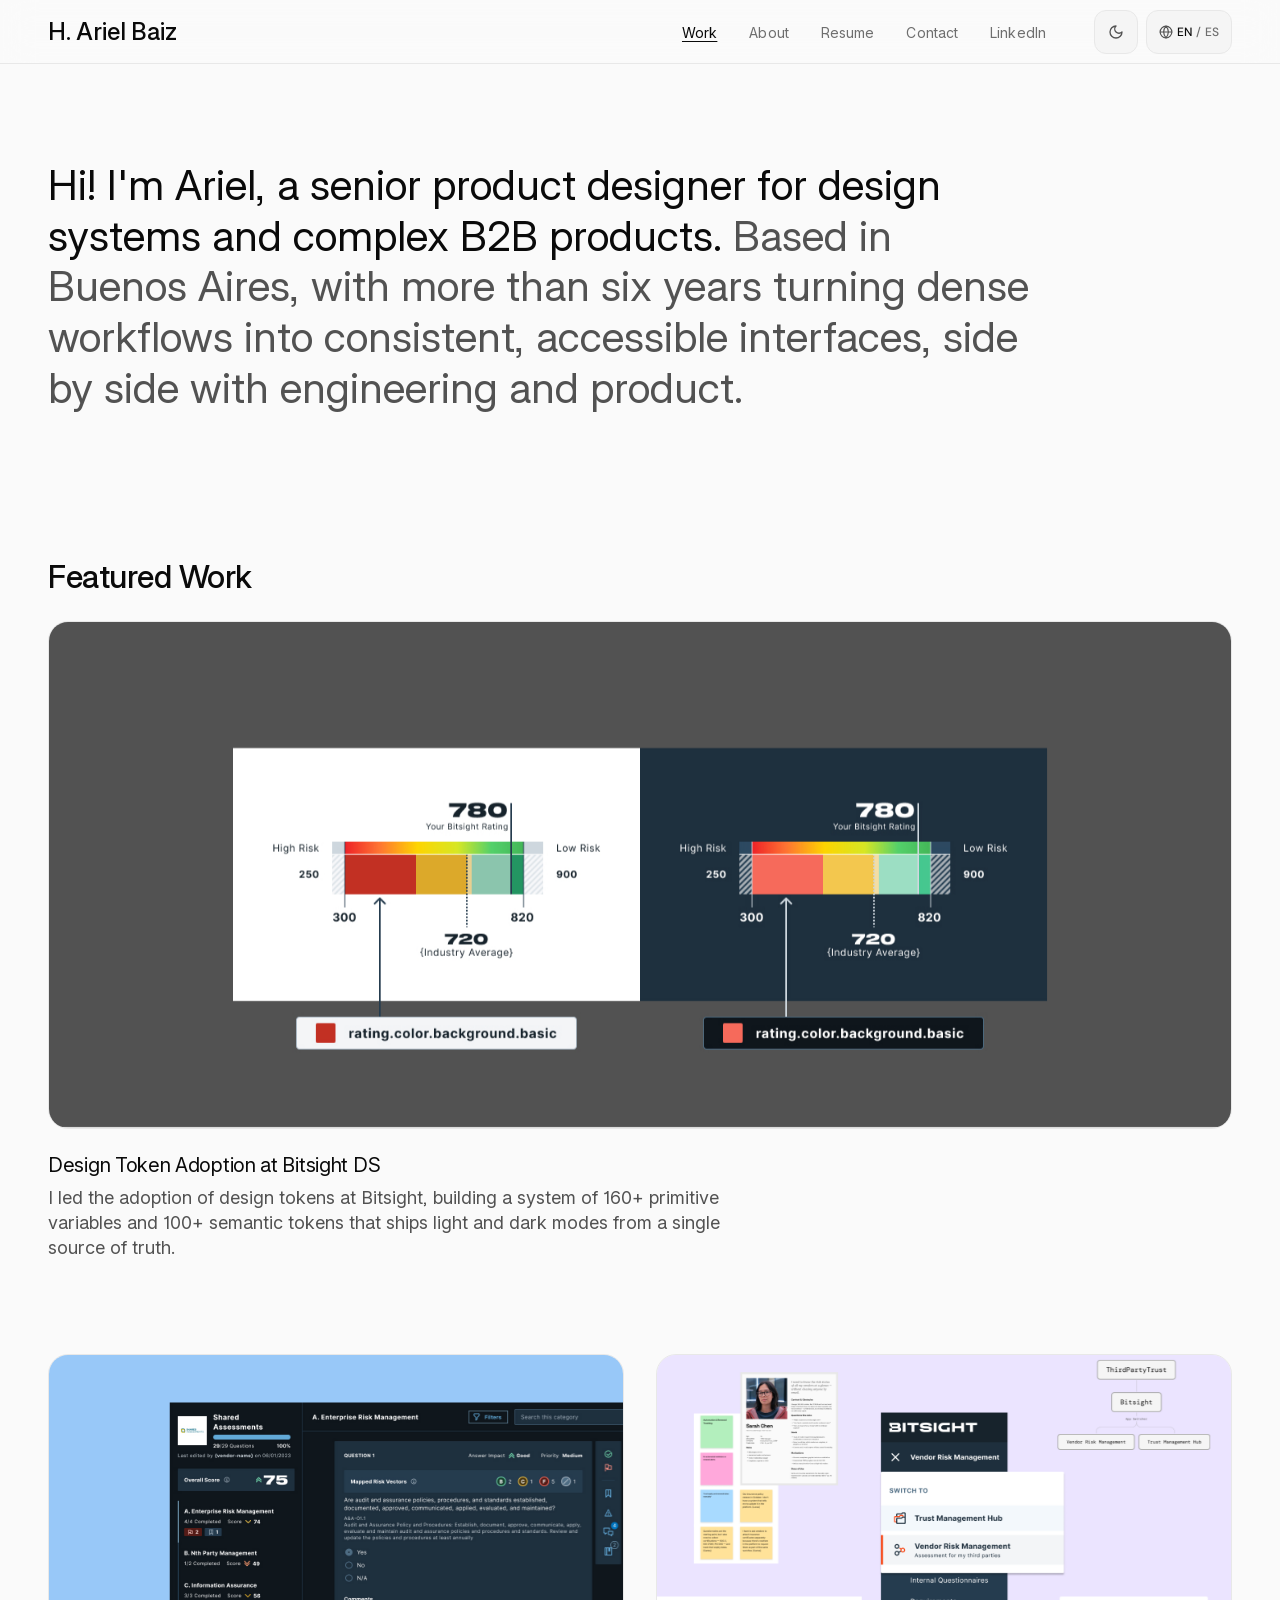
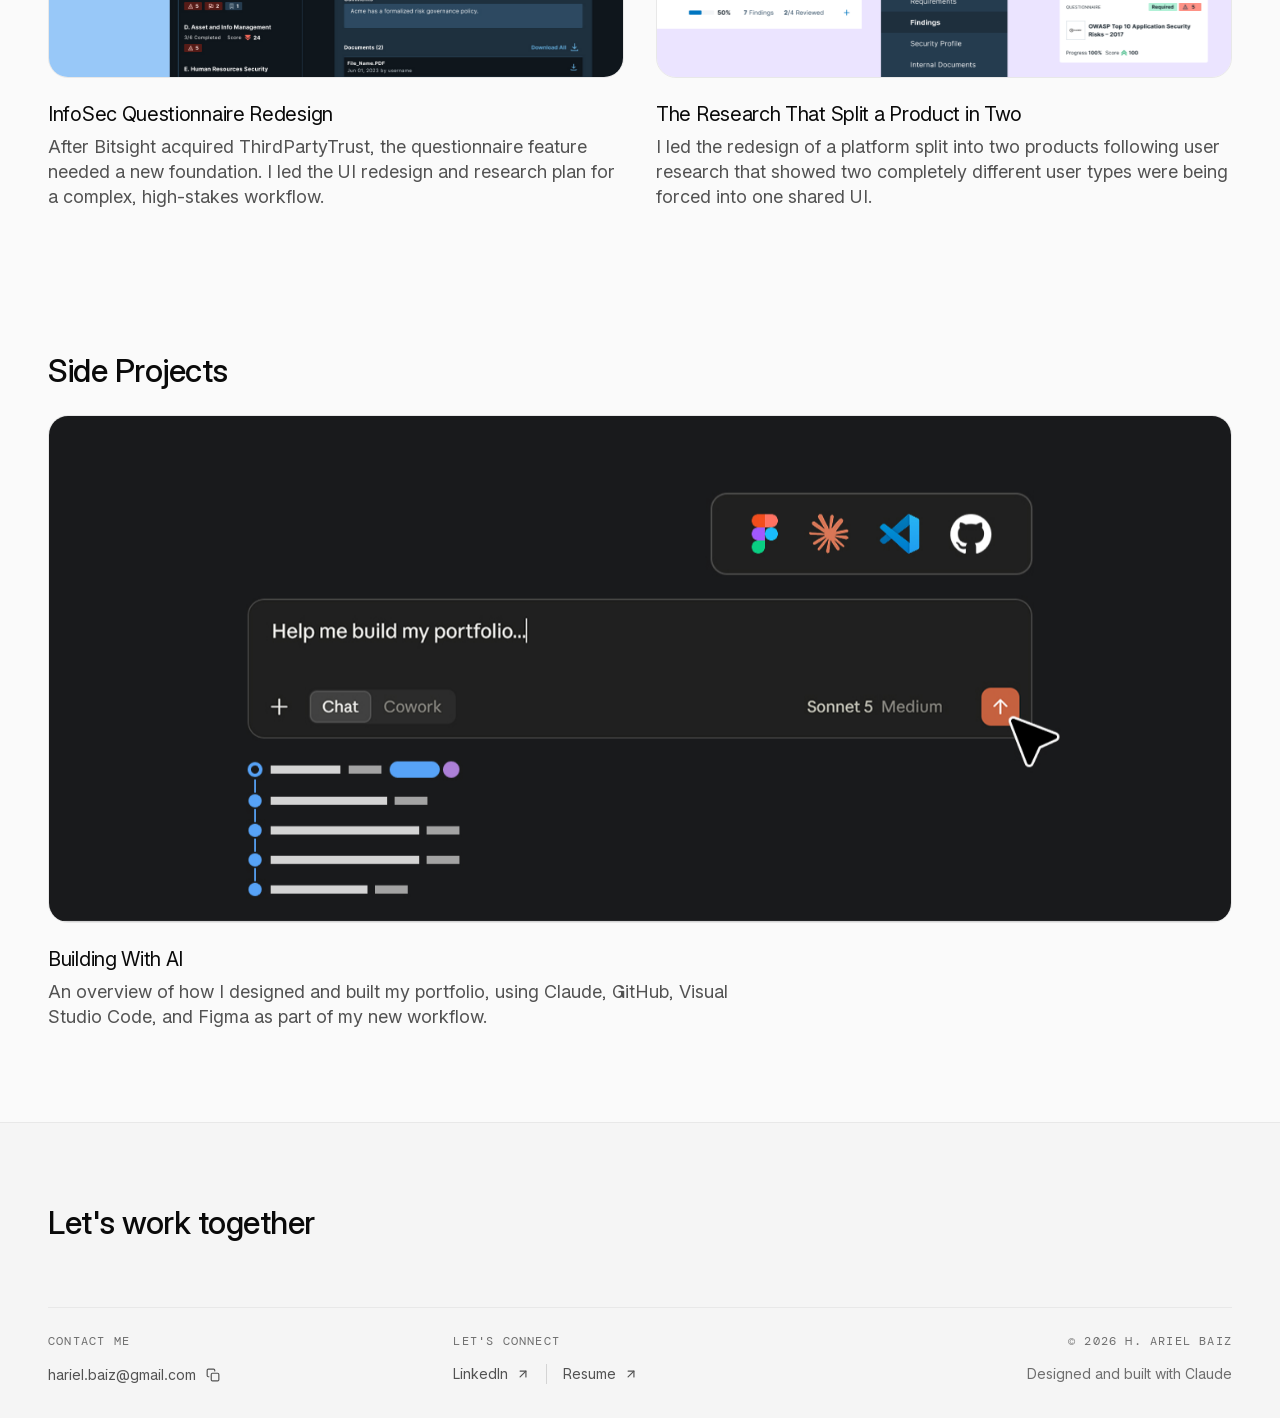
<file: index.html>
<!DOCTYPE html>
<html lang="en" data-i18n-title="meta.title.index" data-i18n-desc="meta.desc.index">
<head>
  <meta charset="UTF-8"/>
  <link rel="preload" href="fonts/RaveoVF-subsetted.woff2" as="font" type="font/woff2" crossorigin/>
  <link rel="stylesheet" href="css/tokens.css"/>
  <link rel="stylesheet" href="css/base.css"/>
  <link rel="stylesheet" href="css/landing.css"/>
  <link rel="stylesheet" href="css/ask.css"/>
  <link rel="icon" href="images/favicon.ico" sizes="32x32"/>
  <link rel="icon" type="image/svg+xml" href="images/SVG/favicon.svg"/>
  <meta name="viewport" content="width=device-width, initial-scale=1.0"/>
  <title>Hariel Baiz — Senior Product Designer</title>
  <meta name="description" content="Ariel Baiz is a Senior Product Designer in Buenos Aires specializing in design systems and B2B SaaS UI. Case studies on design tokens, UX research, and AI-assisted design."/>
  <link rel="canonical" href="https://harielbaiz.com/"/>

  <!-- Open Graph -->
  <meta property="og:type" content="website"/>
  <meta property="og:site_name" content="Hariel Baiz — Portfolio"/>
  <meta property="og:title" content="Hariel Baiz — Senior Product Designer"/>
  <meta property="og:description" content="Ariel Baiz is a Senior Product Designer in Buenos Aires specializing in design systems and B2B SaaS UI. Case studies on design tokens, UX research, and AI-assisted design."/>
  <meta property="og:url" content="https://harielbaiz.com/"/>
  <meta property="og:image" content="https://harielbaiz.com/images/cs-portfolio-cover.jpg"/>
  <meta property="og:image:width" content="1440"/>
  <meta property="og:image:height" content="800"/>
  <meta property="og:locale" content="en_US"/>
  <meta property="og:locale:alternate" content="es_ES"/>

  <!-- Twitter Card -->
  <meta name="twitter:card" content="summary_large_image"/>
  <meta name="twitter:title" content="Hariel Baiz — Senior Product Designer"/>
  <meta name="twitter:description" content="Ariel Baiz is a Senior Product Designer in Buenos Aires specializing in design systems and B2B SaaS UI. Case studies on design tokens, UX research, and AI-assisted design."/>
  <meta name="twitter:image" content="https://harielbaiz.com/images/cs-portfolio-cover.jpg"/>

  <!-- Structured data -->
  <script type="application/ld+json">
{
  "@context": "https://schema.org",
  "@type": "Person",
  "name": "Hariel Baiz",
  "alternateName": "H. Ariel Baiz",
  "jobTitle": "Senior Product Designer",
  "url": "https://harielbaiz.com/",
  "image": "https://harielbaiz.com/images/cs-portfolio-cover.jpg",
  "sameAs": [
    "https://www.linkedin.com/in/hariel-baiz"
  ],
  "worksFor": {
    "@type": "Organization",
    "name": "Bitsight"
  },
  "description": "Senior Product Designer specializing in design systems and UI for B2B SaaS products."
}
  </script>
    <script type="text/javascript">
        (function(c,l,a,r,i,t,y){
            c[a]=c[a]||function(){(c[a].q=c[a].q||[]).push(arguments)};
            t=l.createElement(r);t.async=1;t.src="https://www.clarity.ms/tag/"+i;
            y=l.getElementsByTagName(r)[0];y.parentNode.insertBefore(t,y);
        })(window, document, "clarity", "script", "yc3kidrhxo");
    </script>
    <!-- Cloudflare Web Analytics -->
    <script type='module' src='https://static.cloudflareinsights.com/beacon.min.js' data-cf-beacon='{"token": "c79aaa6e01bc4ab7bf9d7ee2a056df8a"}'></script>
    <!-- End Cloudflare Web Analytics -->
</head>
<body>
<a class="skip-link" href="#main" data-i18n="a11y.skip">Skip to main content</a>

<nav>
  <a class="nav-name nav-logo" href="#" aria-label="H. Ariel Baiz — Home">H. Ariel Baiz</a>
  <ul class="nav-links">
    <li><a href="#work" aria-current="page" data-i18n="nav.work">Work</a></li>
    <li><a href="about.html" data-i18n="nav.about">About</a></li>
    <li><a href="downloads/Hariel-Baiz-Resume-EN.pdf" data-i18n-href="resume.href" target="_blank"><span data-i18n="nav.resume">Resume</span></a></li>
    <li><a href="#" data-email-href><span data-i18n="nav.contact">Contact</span></a></li>
    <li><a href="https://www.linkedin.com/in/hariel-baiz" class="nav-cta" target="_blank"><span data-i18n="nav.linkedin">LinkedIn</span></a></li>
  </ul>
  <div class="nav-controls">
    <button type="button" class="nav-ask" data-ask-open hidden aria-haspopup="dialog" data-i18n-aria="nav.ask" aria-label="Ask AI"><svg width="16" height="16" viewBox="0 0 24 24" fill="none" stroke="currentColor" stroke-width="2" stroke-linecap="round" stroke-linejoin="round" aria-hidden="true"><path d="M9.937 15.5A2 2 0 0 0 8.5 14.063l-6.135-1.582a.5.5 0 0 1 0-.962L8.5 9.936A2 2 0 0 0 9.937 8.5l1.582-6.135a.5.5 0 0 1 .963 0L14.063 8.5A2 2 0 0 0 15.5 9.937l6.135 1.581a.5.5 0 0 1 0 .964L15.5 14.063a2 2 0 0 0-1.437 1.437l-1.582 6.135a.5.5 0 0 1-.963 0z"/><path d="M20 3v4"/><path d="M22 5h-4"/><path d="M4 17v2"/><path d="M5 18H3"/></svg></button>
    <button class="theme-toggle" aria-label="Toggle theme">
      <span class="icon-moon"><svg width="16" height="16" viewBox="0 0 24 24" fill="none" stroke="currentColor" stroke-width="2" stroke-linecap="round" stroke-linejoin="round"><path d="M12 3a6 6 0 0 0 9 9 9 9 0 1 1-9-9Z"/></svg></span>
      <span class="icon-sun"><svg width="16" height="16" viewBox="0 0 24 24" fill="none" stroke="currentColor" stroke-width="2" stroke-linecap="round" stroke-linejoin="round"><circle cx="12" cy="12" r="4"/><path d="M12 2v2"/><path d="M12 20v2"/><path d="m4.93 4.93 1.41 1.41"/><path d="m17.66 17.66 1.41 1.41"/><path d="M2 12h2"/><path d="M20 12h2"/><path d="m6.34 17.66-1.41 1.41"/><path d="m19.07 4.93-1.41 1.41"/></svg></span>
    </button>
    <button class="lang-toggle" aria-label="Toggle language">
      <svg class="lang-icon" width="14" height="14" viewBox="0 0 24 24" fill="none" stroke="currentColor" stroke-width="2" stroke-linecap="round" stroke-linejoin="round"><circle cx="12" cy="12" r="10"/><line x1="2" y1="12" x2="22" y2="12"/><path d="M12 2a15.3 15.3 0 0 1 4 10 15.3 15.3 0 0 1-4 10 15.3 15.3 0 0 1-4-10 15.3 15.3 0 0 1 4-10z"/></svg>
      <span class="lang-active">EN</span><span class="lang-sep">/</span><span class="lang-label">ES</span>
    </button>
    <button class="nav-toggle" aria-label="Toggle menu" aria-expanded="false">
      <svg class="icon-menu" width="18" height="18" viewBox="0 0 24 24" fill="none" stroke="currentColor" stroke-width="2" stroke-linecap="round" stroke-linejoin="round"><line x1="3" y1="6" x2="21" y2="6"/><line x1="3" y1="12" x2="21" y2="12"/><line x1="3" y1="18" x2="21" y2="18"/></svg>
      <svg class="icon-close" width="18" height="18" viewBox="0 0 24 24" fill="none" stroke="currentColor" stroke-width="2" stroke-linecap="round" stroke-linejoin="round"><line x1="18" y1="6" x2="6" y2="18"/><line x1="6" y1="6" x2="18" y2="18"/></svg>
    </button>
  </div>
</nav>

<main id="main">

<!-- ── HERO — single column, no stack ── -->
<section class="hero">
  <div>
    <h1 class="sr-only" data-i18n="hero.h1">Ariel Baiz, Senior Product Designer</h1>
    <p class="hero-intro fade-in" data-i18n="hero.intro"><span class="hero-lead">Hi! I'm Ariel, a senior product designer for design systems and complex B2B products.</span> Based in Buenos Aires, with more than six years turning dense workflows into consistent, accessible interfaces, side by side with engineering and product.</p>
  <form class="ask-inline" data-ask-inline hidden role="search">
    <label class="sr-only" for="ask-inline-input" data-i18n="ask.inline.label">Ask the AI assistant about Ariel</label>
    <textarea id="ask-inline-input" rows="1" maxlength="1000" autocomplete="off" data-i18n-placeholder="ask.inline.placeholder" placeholder="Ask the AI about my work…"></textarea>
    <button type="submit" data-i18n="ask.inline.btn">Ask</button>
  </form>
  </div>
</section>


<!-- ── WORK — one row per case study ── -->
<section id="work" class="section">
  <h2 class="reveal" data-i18n="work.label">Featured Work</h2>

  <div class="case-list">


    <!-- Case Study 01 — Design Tokens -->
    <a href="case-study-design-tokens.html" class="case-row case-row--wide reveal">
      <figure class="case-row__image">
        <img src="images/cs-tokens-cover.jpg"
             alt="Design token system"
             onerror="this.parentElement.classList.add('case-row__image--placeholder'); this.style.display='none'"/>
      </figure>
      <div class="case-row__body">
        <div class="card-tags">
          <span class="card-tag" data-i18n="work.cs1.tag1">Design Systems</span>
          <span class="card-tag" data-i18n="work.cs1.tag2">Design Tokens</span>
          <span class="card-tag" data-i18n="work.cs1.tag3">Figma</span>
        </div>
        <h3 class="case-row__title" data-i18n="work.cs1.title">Design Token Adoption at Bitsight DS</h3>
        <p class="case-row__desc" data-i18n="work.cs1.desc">I led the adoption of design tokens at Bitsight, building a system of 160+ primitive variables and 100+ semantic tokens that ships light and dark modes from a single source of truth.</p>
      </div>
    </a>

    <!-- Case Study 02 — InfoSec Questionnaire -->
    <a href="case-study-infosec-questionnaire.html" class="case-row reveal">
      <figure class="case-row__image">
        <img src="images/cs-questionnaire-cover.jpg"
             alt="InfoSec Questionnaire redesign"
             onerror="this.parentElement.classList.add('case-row__image--placeholder'); this.style.display='none'"/>
      </figure>
      <div class="case-row__body">
        <div class="card-tags">
          <span class="card-tag" data-i18n="work.cs2.tag1">Product Design</span>
          <span class="card-tag" data-i18n="work.cs2.tag2">User Research</span>
          <span class="card-tag" data-i18n="work.cs2.tag3">Design Systems</span>
        </div>
        <h3 class="case-row__title" data-i18n="work.cs2.title">InfoSec Questionnaire Redesign</h3>
        <p class="case-row__desc" data-i18n="work.cs2.desc">After Bitsight acquired ThirdPartyTrust, the questionnaire feature needed a new foundation. I led the UI redesign and research plan for a complex, high-stakes workflow. Review time dropped 40%, clarification requests fell 60%.</p>
      </div>
    </a>

    <!-- Case Study 03 -->
    <a href="case-study-new-site-architecture.html" class="case-row reveal">
      <figure class="case-row__image">
        <img src="images/cs-product-split-cover.png"
             alt="Personas and IA redesign"
             onerror="this.parentElement.classList.add('case-row__image--placeholder'); this.style.display='none'"/>
        <!-- Password-protected badge hidden while the CS3 gate is disabled (2026-08-19) — restore alongside re-enabling the gate.
        <span class="case-row__lock" aria-label="Password protected case study">
          <svg viewBox="0 0 24 24" fill="none" xmlns="http://www.w3.org/2000/svg" aria-hidden="true">
            <rect x="5" y="11" width="14" height="10" rx="2" stroke="currentColor" stroke-width="2"/>
            <path d="M8 11V7a4 4 0 0 1 8 0v4" stroke="currentColor" stroke-width="2" stroke-linecap="round"/>
          </svg>
          <span data-i18n="work.cs3.lock">Password protected</span>
        </span>
        -->
      </figure>
      <div class="case-row__body">
        <div class="card-tags">
          <span class="card-tag" data-i18n="work.cs3.tag1">User Research</span>
          <span class="card-tag" data-i18n="work.cs3.tag2">Personas</span>
          <span class="card-tag" data-i18n="work.cs3.tag3">Information Architecture</span>
        </div>
        <h3 class="case-row__title" data-i18n="work.cs3.title">The Research That Split a Product in Two</h3>
        <p class="case-row__desc" data-i18n="work.cs3.desc">I led the redesign of a platform split into two products following user research that showed two completely different user types were being forced into one shared UI.</p>
      </div>
    </a>

    

  </div>
</section>

<!-- ── SIDE PROJECTS ── -->
<section id="side-projects" class="section">
  <h2 class="reveal" data-i18n="side.label">Side Projects</h2>

  <div class="case-list">

    <!-- Case Study 04 — Building With AI -->
    <a href="case-study-building-with-ai.html" class="case-row case-row--wide reveal">
      <figure class="case-row__image">
        <img src="images/cs-portfolio-cover.jpg"
             alt="Building this portfolio with Claude, Visual Studio Code, GitHub, and Figma"
             onerror="this.parentElement.classList.add('case-row__image--placeholder'); this.style.display='none'"/>
      </figure>
      <div class="case-row__body">
        <div class="card-tags">
          <span class="card-tag" data-i18n="work.cs4.tag1">AI Collaboration</span>
          <span class="card-tag" data-i18n="work.cs4.tag2">Claude</span>
          <span class="card-tag" data-i18n="work.cs4.tag3">GitHub</span>
        </div>
        <h3 class="case-row__title" data-i18n="work.cs4.title">Building With AI</h3>
        <p class="case-row__desc" data-i18n="work.cs4.desc">An overview of how I designed and built my portfolio, using Claude, GitHub, Visual Studio Code, and Figma as part of my new workflow.</p>
      </div>
    </a>

  </div>
</section>


</main>

<footer class="site-footer" aria-labelledby="footer-title">
  <div class="footer-cta">
    <div>
      <h2 id="footer-title" data-i18n="contact.title">Let's work <em>together</em></h2>
    </div>
  </div>
  <div class="footer-cols">
    <div class="footer-col">
      <p class="footer-label" data-i18n="footer.contact">Contact me</p>
      <span class="email-copy-group">
        <a href="#" class="btn-text-dark" data-email>hariel.baiz@gmail.com</a>
        <button type="button" class="copy-btn" data-copy-email data-aria-title data-i18n-aria="contact.copy" aria-label="Copy email address" title="Copy email address">
          <svg class="icon-copy" width="14" height="14" viewBox="0 0 24 24" fill="none" stroke="currentColor" stroke-width="2" stroke-linecap="round" stroke-linejoin="round" aria-hidden="true"><rect x="9" y="9" width="13" height="13" rx="2"/><path d="M5 15H4a2 2 0 0 1-2-2V4a2 2 0 0 1 2-2h9a2 2 0 0 1 2 2v1"/></svg>
          <svg class="icon-check" width="14" height="14" viewBox="0 0 24 24" fill="none" stroke="currentColor" stroke-width="2" stroke-linecap="round" stroke-linejoin="round" aria-hidden="true"><path d="M20 6 9 17l-5-5"/></svg></button>
      </span>
    </div>
    <div class="footer-col">
      <p class="footer-label" data-i18n="footer.connect">Let's connect</p>
      <div class="footer-links">
        <a href="https://www.linkedin.com/in/hariel-baiz" class="btn-text-dark" target="_blank" rel="noopener"><span data-i18n="nav.linkedin">LinkedIn</span> <svg width="14" height="14" viewBox="0 0 24 24" fill="none" stroke="currentColor" stroke-width="2" stroke-linecap="round" stroke-linejoin="round" aria-hidden="true"><path d="M7 7h10v10"/><path d="M7 17 17 7"/></svg></a>
        <a href="downloads/Hariel-Baiz-Resume-EN.pdf" data-i18n-href="resume.href" target="_blank" class="btn-text-dark"><span data-i18n="nav.resume">Resume</span> <svg width="14" height="14" viewBox="0 0 24 24" fill="none" stroke="currentColor" stroke-width="2" stroke-linecap="round" stroke-linejoin="round" aria-hidden="true"><path d="M7 7h10v10"/><path d="M7 17 17 7"/></svg></a>
      </div>
    </div>
    <div class="footer-col footer-col--meta">
      <p class="footer-label" data-i18n="footer.copy">© 2026 H. Ariel Baiz</p>
      <p class="footer-credit"><a href="case-study-building-with-ai.html" data-i18n="footer.credit">Designed and built with Claude</a></p>
    </div>
  </div>
</footer>

<script src="js/site.js" defer></script>
<script src="js/ask.js" defer></script>
</body>
</html>
</file>
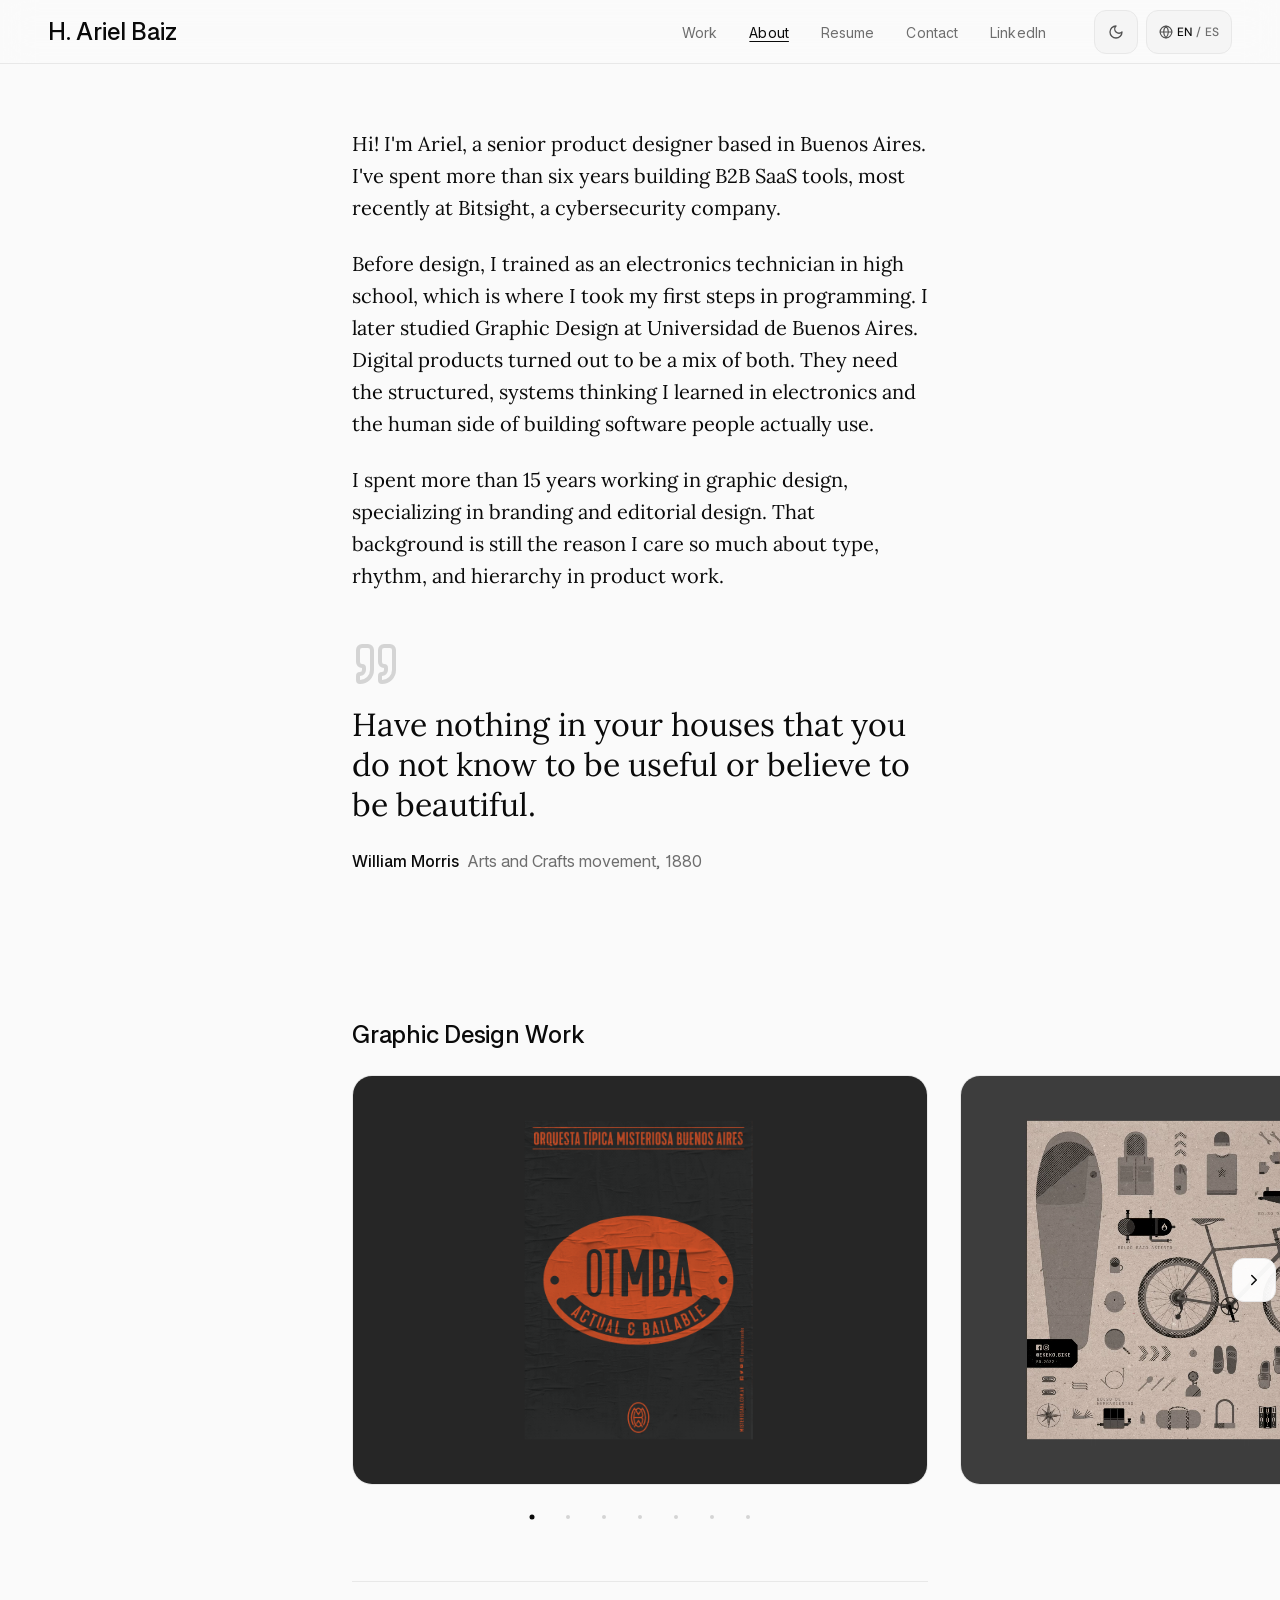
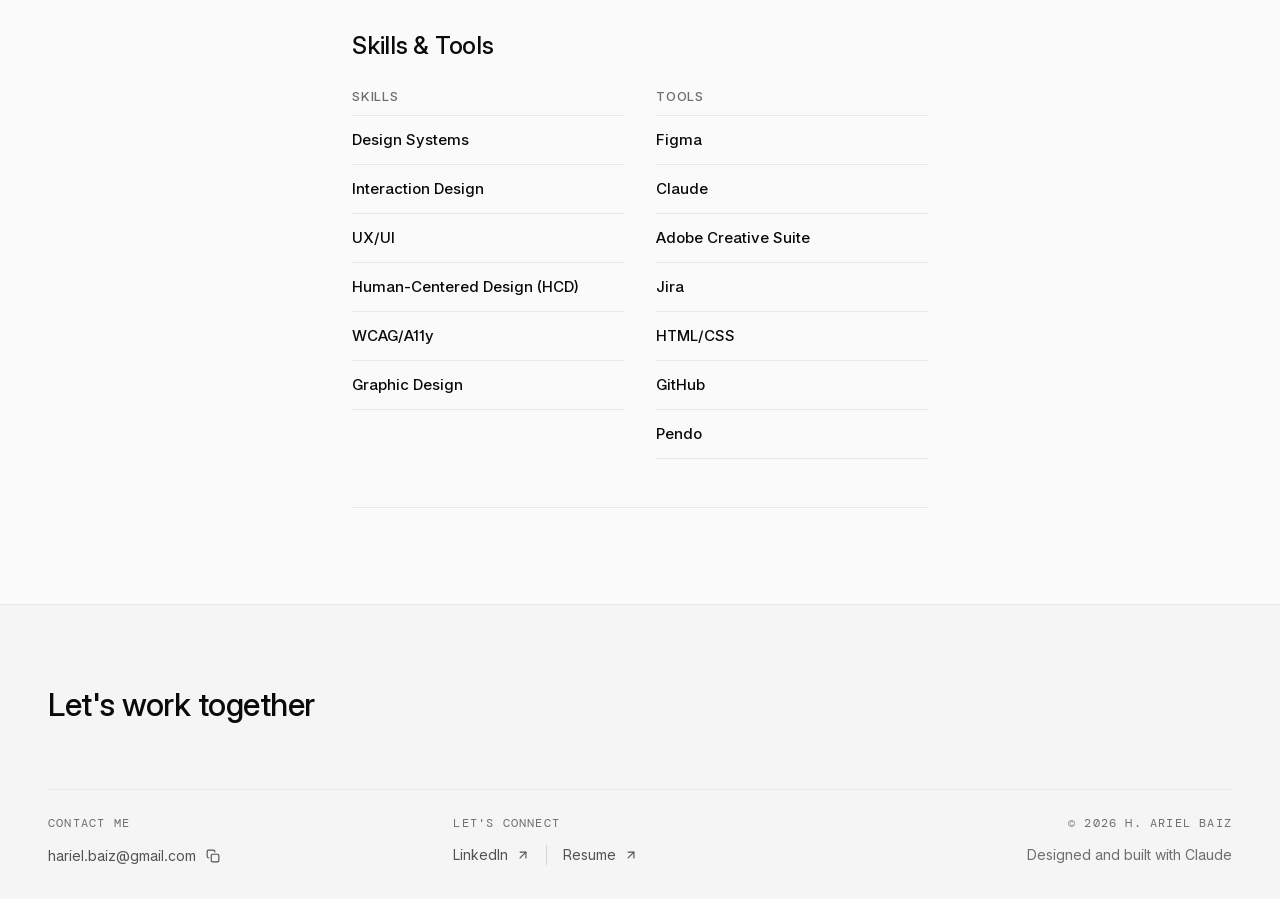
<file: about.html>
<!DOCTYPE html>
<html lang="en" data-i18n-title="meta.title.about" data-i18n-desc="meta.desc.about">
<head>
  <meta charset="UTF-8"/>
  <link rel="preload" href="fonts/RaveoVF-subsetted.woff2" as="font" type="font/woff2" crossorigin/>
  <link rel="stylesheet" href="css/tokens.css"/>
  <link rel="stylesheet" href="css/base.css"/>
  <link rel="stylesheet" href="css/about.css"/>
  <link rel="stylesheet" href="css/ask.css"/>
  <link rel="icon" href="images/favicon.ico" sizes="32x32"/>
  <link rel="icon" type="image/svg+xml" href="images/SVG/favicon.svg"/>
  <meta name="viewport" content="width=device-width, initial-scale=1.0"/>
  <title>About — H. Ariel Baiz · Senior Product Designer</title>
  <meta name="description" content="Senior Product Designer with 6+ years building B2B SaaS products, most recently at Bitsight. Background in graphic design, branding, and editorial design."/>
  <link rel="canonical" href="https://harielbaiz.com/about.html"/>

  <!-- Open Graph -->
  <meta property="og:type" content="profile"/>
  <meta property="og:site_name" content="Hariel Baiz — Portfolio"/>
  <meta property="og:title" content="About — H. Ariel Baiz · Senior Product Designer"/>
  <meta property="og:description" content="Senior Product Designer with 6+ years building B2B SaaS products, most recently at Bitsight. Background in graphic design, branding, and editorial design."/>
  <meta property="og:url" content="https://harielbaiz.com/about.html"/>
  <meta property="og:image" content="https://harielbaiz.com/images/cs-portfolio-cover.jpg"/>
  <meta property="og:image:width" content="1440"/>
  <meta property="og:image:height" content="800"/>
  <meta property="og:locale" content="en_US"/>
  <meta property="og:locale:alternate" content="es_ES"/>

  <!-- Twitter Card -->
  <meta name="twitter:card" content="summary_large_image"/>
  <meta name="twitter:title" content="About — H. Ariel Baiz · Senior Product Designer"/>
  <meta name="twitter:description" content="Senior Product Designer with 6+ years building B2B SaaS products, most recently at Bitsight. Background in graphic design, branding, and editorial design."/>
  <meta name="twitter:image" content="https://harielbaiz.com/images/cs-portfolio-cover.jpg"/>

  <!-- Structured data -->
  <script type="application/ld+json">
{
  "@context": "https://schema.org",
  "@type": "Person",
  "name": "Hariel Baiz",
  "alternateName": "H. Ariel Baiz",
  "jobTitle": "Senior Product Designer",
  "url": "https://harielbaiz.com/",
  "image": "https://harielbaiz.com/images/cs-portfolio-cover.jpg",
  "sameAs": [
    "https://www.linkedin.com/in/hariel-baiz"
  ],
  "worksFor": {
    "@type": "Organization",
    "name": "Bitsight"
  },
  "description": "Senior Product Designer based in Buenos Aires with 6+ years building B2B SaaS products, most recently at Bitsight."
}
  </script>
    <script type="text/javascript">
        (function(c,l,a,r,i,t,y){
            c[a]=c[a]||function(){(c[a].q=c[a].q||[]).push(arguments)};
            t=l.createElement(r);t.async=1;t.src="https://www.clarity.ms/tag/"+i;
            y=l.getElementsByTagName(r)[0];y.parentNode.insertBefore(t,y);
        })(window, document, "clarity", "script", "yc3kidrhxo");
    </script>
    <!-- Cloudflare Web Analytics -->
    <script type='module' src='https://static.cloudflareinsights.com/beacon.min.js' data-cf-beacon='{"token": "c79aaa6e01bc4ab7bf9d7ee2a056df8a"}'></script>
    <!-- End Cloudflare Web Analytics -->
</head>
<body class="on-grid">
<a class="skip-link" href="#main" data-i18n="a11y.skip">Skip to main content</a>

<nav>
  <a class="nav-name nav-logo" href="index.html" aria-label="H. Ariel Baiz — Home">H. Ariel Baiz</a>
  <ul class="nav-links">
    <li><a href="index.html#work" data-i18n="nav.work">Work</a></li>
    <li><a href="about.html" aria-current="page" data-i18n="nav.about">About</a></li>
    <li><a href="downloads/Hariel-Baiz-Resume-EN.pdf" data-i18n-href="resume.href" target="_blank"><span data-i18n="nav.resume">Resume</span></a></li>
    <li><a href="#" data-email-href><span data-i18n="nav.contact">Contact</span></a></li>
    <li><a href="https://www.linkedin.com/in/hariel-baiz" class="nav-cta" target="_blank"><span data-i18n="nav.linkedin">LinkedIn</span></a></li>
  </ul>
  <div class="nav-controls">
    <button type="button" class="nav-ask" data-ask-open hidden aria-haspopup="dialog" data-i18n-aria="nav.ask" aria-label="Ask AI"><svg width="16" height="16" viewBox="0 0 24 24" fill="none" stroke="currentColor" stroke-width="2" stroke-linecap="round" stroke-linejoin="round" aria-hidden="true"><path d="M9.937 15.5A2 2 0 0 0 8.5 14.063l-6.135-1.582a.5.5 0 0 1 0-.962L8.5 9.936A2 2 0 0 0 9.937 8.5l1.582-6.135a.5.5 0 0 1 .963 0L14.063 8.5A2 2 0 0 0 15.5 9.937l6.135 1.581a.5.5 0 0 1 0 .964L15.5 14.063a2 2 0 0 0-1.437 1.437l-1.582 6.135a.5.5 0 0 1-.963 0z"/><path d="M20 3v4"/><path d="M22 5h-4"/><path d="M4 17v2"/><path d="M5 18H3"/></svg></button>
    <button class="theme-toggle" aria-label="Toggle theme">
      <span class="icon-moon"><svg width="16" height="16" viewBox="0 0 24 24" fill="none" stroke="currentColor" stroke-width="2" stroke-linecap="round" stroke-linejoin="round"><path d="M12 3a6 6 0 0 0 9 9 9 9 0 1 1-9-9Z"/></svg></span>
      <span class="icon-sun"><svg width="16" height="16" viewBox="0 0 24 24" fill="none" stroke="currentColor" stroke-width="2" stroke-linecap="round" stroke-linejoin="round"><circle cx="12" cy="12" r="4"/><path d="M12 2v2"/><path d="M12 20v2"/><path d="m4.93 4.93 1.41 1.41"/><path d="m17.66 17.66 1.41 1.41"/><path d="M2 12h2"/><path d="M20 12h2"/><path d="m6.34 17.66-1.41 1.41"/><path d="m19.07 4.93-1.41 1.41"/></svg></span>
    </button>
    <button class="lang-toggle" aria-label="Toggle language">
      <svg class="lang-icon" width="14" height="14" viewBox="0 0 24 24" fill="none" stroke="currentColor" stroke-width="2" stroke-linecap="round" stroke-linejoin="round"><circle cx="12" cy="12" r="10"/><line x1="2" y1="12" x2="22" y2="12"/><path d="M12 2a15.3 15.3 0 0 1 4 10 15.3 15.3 0 0 1-4 10 15.3 15.3 0 0 1-4-10 15.3 15.3 0 0 1 4-10z"/></svg>
      <span class="lang-active">EN</span><span class="lang-sep">/</span><span class="lang-label">ES</span>
    </button>
    <button class="nav-toggle" aria-label="Toggle menu" aria-expanded="false">
      <svg class="icon-menu" width="18" height="18" viewBox="0 0 24 24" fill="none" stroke="currentColor" stroke-width="2" stroke-linecap="round" stroke-linejoin="round"><line x1="3" y1="6" x2="21" y2="6"/><line x1="3" y1="12" x2="21" y2="12"/><line x1="3" y1="18" x2="21" y2="18"/></svg>
      <svg class="icon-close" width="18" height="18" viewBox="0 0 24 24" fill="none" stroke="currentColor" stroke-width="2" stroke-linecap="round" stroke-linejoin="round"><line x1="18" y1="6" x2="6" y2="18"/><line x1="6" y1="6" x2="18" y2="18"/></svg>
    </button>
  </div>
</nav>

<!-- ── MAIN ── -->
<div class="cs-frame">
<main id="main" class="about-wrap">

  <!-- BIO -->
  <section class="about-bio reveal">
    <h1 class="sr-only" data-i18n="about.h1">About Ariel Baiz, Senior Product Designer</h1>
    <div class="about-bio__text">
      
      <p data-i18n="about.p1">Hi! I'm Ariel, a senior product designer based in Buenos Aires. I've spent more than six years building B2B SaaS tools, most recently at Bitsight, a cybersecurity company.</p>
      <p data-i18n="about.p2">Before design, I trained as an electronics technician in high school, which is where I took my first steps in programming. I later studied Graphic Design at Universidad de Buenos Aires. Digital products turned out to be a mix of both. They need the structured, systems thinking I learned in electronics and the human side of building software people actually use.</p>
      <p class="about-gd-para" data-i18n="about.p3">
        I spent more than 15 years working in graphic design, specializing in branding and editorial design. That background is still the reason I care so much about type, rhythm, and hierarchy in product work.
      </p>
      <div class="testimonial-card testimonial-card--inline">
        <div class="quote-icon"><svg viewBox="0 0 24 24" fill="none" stroke="currentColor" stroke-width="2" stroke-linecap="round" stroke-linejoin="round"><path d="M16 3a2 2 0 0 0-2 2v6a2 2 0 0 0 2 2 1 1 0 0 1 1 1v1a2 2 0 0 1-2 2 1 1 0 0 0-1 1v2a1 1 0 0 0 1 1 6 6 0 0 0 6-6V5a2 2 0 0 0-2-2z"/><path d="M5 3a2 2 0 0 0-2 2v6a2 2 0 0 0 2 2 1 1 0 0 1 1 1v1a2 2 0 0 1-2 2 1 1 0 0 0-1 1v2a1 1 0 0 0 1 1 6 6 0 0 0 6-6V5a2 2 0 0 0-2-2z"/></svg></div>
        <div class="testimonial-quote" data-i18n="about.quote.text">Have nothing in your houses that you do not know to be useful or believe to be beautiful.</div>
        <div class="testimonial-meta">
          <span class="t-role">William Morris</span>
          <span class="t-moment" data-i18n="about.quote.moment">Arts and Crafts movement, 1880</span>
        </div>
      </div>
      
    </div>
  </section>

  <!-- GRAPHIC DESIGN CAROUSEL -->
  <section class="graphic-grid reveal">
    <h2 class="graphic-grid__title" data-i18n="about.graphic.heading">Graphic Design Work</h2>
    <div class="graphic-grid__carousel">
      <button type="button" class="graphic-grid__arrow graphic-grid__arrow--prev" aria-label="Previous">
        <svg width="18" height="18" viewBox="0 0 24 24" fill="none" stroke="currentColor" stroke-width="2" stroke-linecap="round" stroke-linejoin="round"><path d="m15 18-6-6 6-6"/></svg>
      </button>
      <div class="graphic-grid__items" role="region" aria-roledescription="carousel" aria-label="Graphic design work" tabindex="0">
        <figure class="graphic-grid__item">
          <div class="graphic-grid__media"><img src="images/about/mba-posters.gif" alt="MBA poster series" loading="lazy"/></div>
        </figure>
        <figure class="graphic-grid__item">
          <div class="graphic-grid__media"><video src="images/about/bitacoras.webm" autoplay muted loop playsinline></video></div>
        </figure>
        <figure class="graphic-grid__item">
          <div class="graphic-grid__media"><img src="images/about/mba-illustration.png" alt="MBA illustration work" loading="lazy"/></div>
        </figure>
        <figure class="graphic-grid__item">
          <div class="graphic-grid__media"><video src="images/about/logos.webm" autoplay muted loop playsinline></video></div>
        </figure>
        <figure class="graphic-grid__item">
          <div class="graphic-grid__media"><video src="images/about/tuco.webm" autoplay muted loop playsinline></video></div>
        </figure>
        <figure class="graphic-grid__item">
          <div class="graphic-grid__media"><video src="images/about/river.webm" autoplay muted loop playsinline></video></div>
        </figure>
        <figure class="graphic-grid__item">
          <div class="graphic-grid__media"><video src="images/about/casino.webm" autoplay muted loop playsinline></video></div>
        </figure>
      </div>
      <button type="button" class="graphic-grid__arrow graphic-grid__arrow--next" aria-label="Next">
        <svg width="18" height="18" viewBox="0 0 24 24" fill="none" stroke="currentColor" stroke-width="2" stroke-linecap="round" stroke-linejoin="round"><path d="m9 18 6-6-6-6"/></svg>
      </button>
    </div>
    <div class="graphic-grid__dots" role="tablist" aria-label="Slide position"></div>
  </section>

  <div class="divider"></div>

  <!-- SKILLS -->
  <section class="about-skills about-skills--plain reveal">
    <h2 data-i18n="about.skills.heading">Skills & Tools</h2>
    <div class="about-skills__columns">
      <div class="about-skills__col">
        <h3 class="about-skills__subhead" data-i18n="about.skills.subhead">Skills</h3>
        <ul class="plain-list">
          <li><span class="plain-list__name" data-i18n="about.skills.item1">Design Systems</span></li>
          <li><span class="plain-list__name" data-i18n="about.skills.item2">Interaction Design</span></li>
          <li><span class="plain-list__name" data-i18n="about.skills.item3">UX/UI</span></li>
          <li><span class="plain-list__name" data-i18n="about.skills.item4">Human-Centered Design (HCD)</span></li>
          <li><span class="plain-list__name" data-i18n="about.skills.item5">WCAG/A11y</span></li>
          <li><span class="plain-list__name" data-i18n="about.skills.item6">Graphic Design</span></li>
        </ul>
      </div>
      <div class="about-skills__col">
        <h3 class="about-skills__subhead" data-i18n="about.tools.subhead">Tools</h3>
        <ul class="plain-list">
          <li><span class="plain-list__name">Figma</span></li>
          <li><span class="plain-list__name">Claude</span></li>
          <li><span class="plain-list__name">Adobe Creative Suite</span></li>
          <li><span class="plain-list__name">Jira</span></li>
          <li><span class="plain-list__name">HTML/CSS</span></li>
          <li><span class="plain-list__name">GitHub</span></li>
          <li><span class="plain-list__name">Pendo</span></li>
        </ul>
      </div>
    </div>
  </section>

  <div class="divider"></div>


</main>
</div><!-- /.cs-frame -->

<footer class="site-footer" aria-labelledby="footer-title">
  <div class="footer-cta">
    <div>
      <h2 id="footer-title" data-i18n="contact.title">Let's work <em>together</em></h2>
    </div>
  </div>
  <div class="footer-cols">
    <div class="footer-col">
      <p class="footer-label" data-i18n="footer.contact">Contact me</p>
      <span class="email-copy-group">
        <a href="#" class="btn-text-dark" data-email>hariel.baiz@gmail.com</a>
        <button type="button" class="copy-btn" data-copy-email data-aria-title data-i18n-aria="contact.copy" aria-label="Copy email address" title="Copy email address">
          <svg class="icon-copy" width="14" height="14" viewBox="0 0 24 24" fill="none" stroke="currentColor" stroke-width="2" stroke-linecap="round" stroke-linejoin="round" aria-hidden="true"><rect x="9" y="9" width="13" height="13" rx="2"/><path d="M5 15H4a2 2 0 0 1-2-2V4a2 2 0 0 1 2-2h9a2 2 0 0 1 2 2v1"/></svg>
          <svg class="icon-check" width="14" height="14" viewBox="0 0 24 24" fill="none" stroke="currentColor" stroke-width="2" stroke-linecap="round" stroke-linejoin="round" aria-hidden="true"><path d="M20 6 9 17l-5-5"/></svg></button>
      </span>
    </div>
    <div class="footer-col">
      <p class="footer-label" data-i18n="footer.connect">Let's connect</p>
      <div class="footer-links">
        <a href="https://www.linkedin.com/in/hariel-baiz" class="btn-text-dark" target="_blank" rel="noopener"><span data-i18n="nav.linkedin">LinkedIn</span> <svg width="14" height="14" viewBox="0 0 24 24" fill="none" stroke="currentColor" stroke-width="2" stroke-linecap="round" stroke-linejoin="round" aria-hidden="true"><path d="M7 7h10v10"/><path d="M7 17 17 7"/></svg></a>
        <a href="downloads/Hariel-Baiz-Resume-EN.pdf" data-i18n-href="resume.href" target="_blank" class="btn-text-dark"><span data-i18n="nav.resume">Resume</span> <svg width="14" height="14" viewBox="0 0 24 24" fill="none" stroke="currentColor" stroke-width="2" stroke-linecap="round" stroke-linejoin="round" aria-hidden="true"><path d="M7 7h10v10"/><path d="M7 17 17 7"/></svg></a>
      </div>
    </div>
    <div class="footer-col footer-col--meta">
      <p class="footer-label" data-i18n="footer.copy">© 2026 H. Ariel Baiz</p>
      <p class="footer-credit"><a href="case-study-building-with-ai.html" data-i18n="footer.credit">Designed and built with Claude</a></p>
    </div>
  </div>
</footer>

<script src="js/site.js" defer></script>
<script src="js/ask.js" defer></script>
</file>
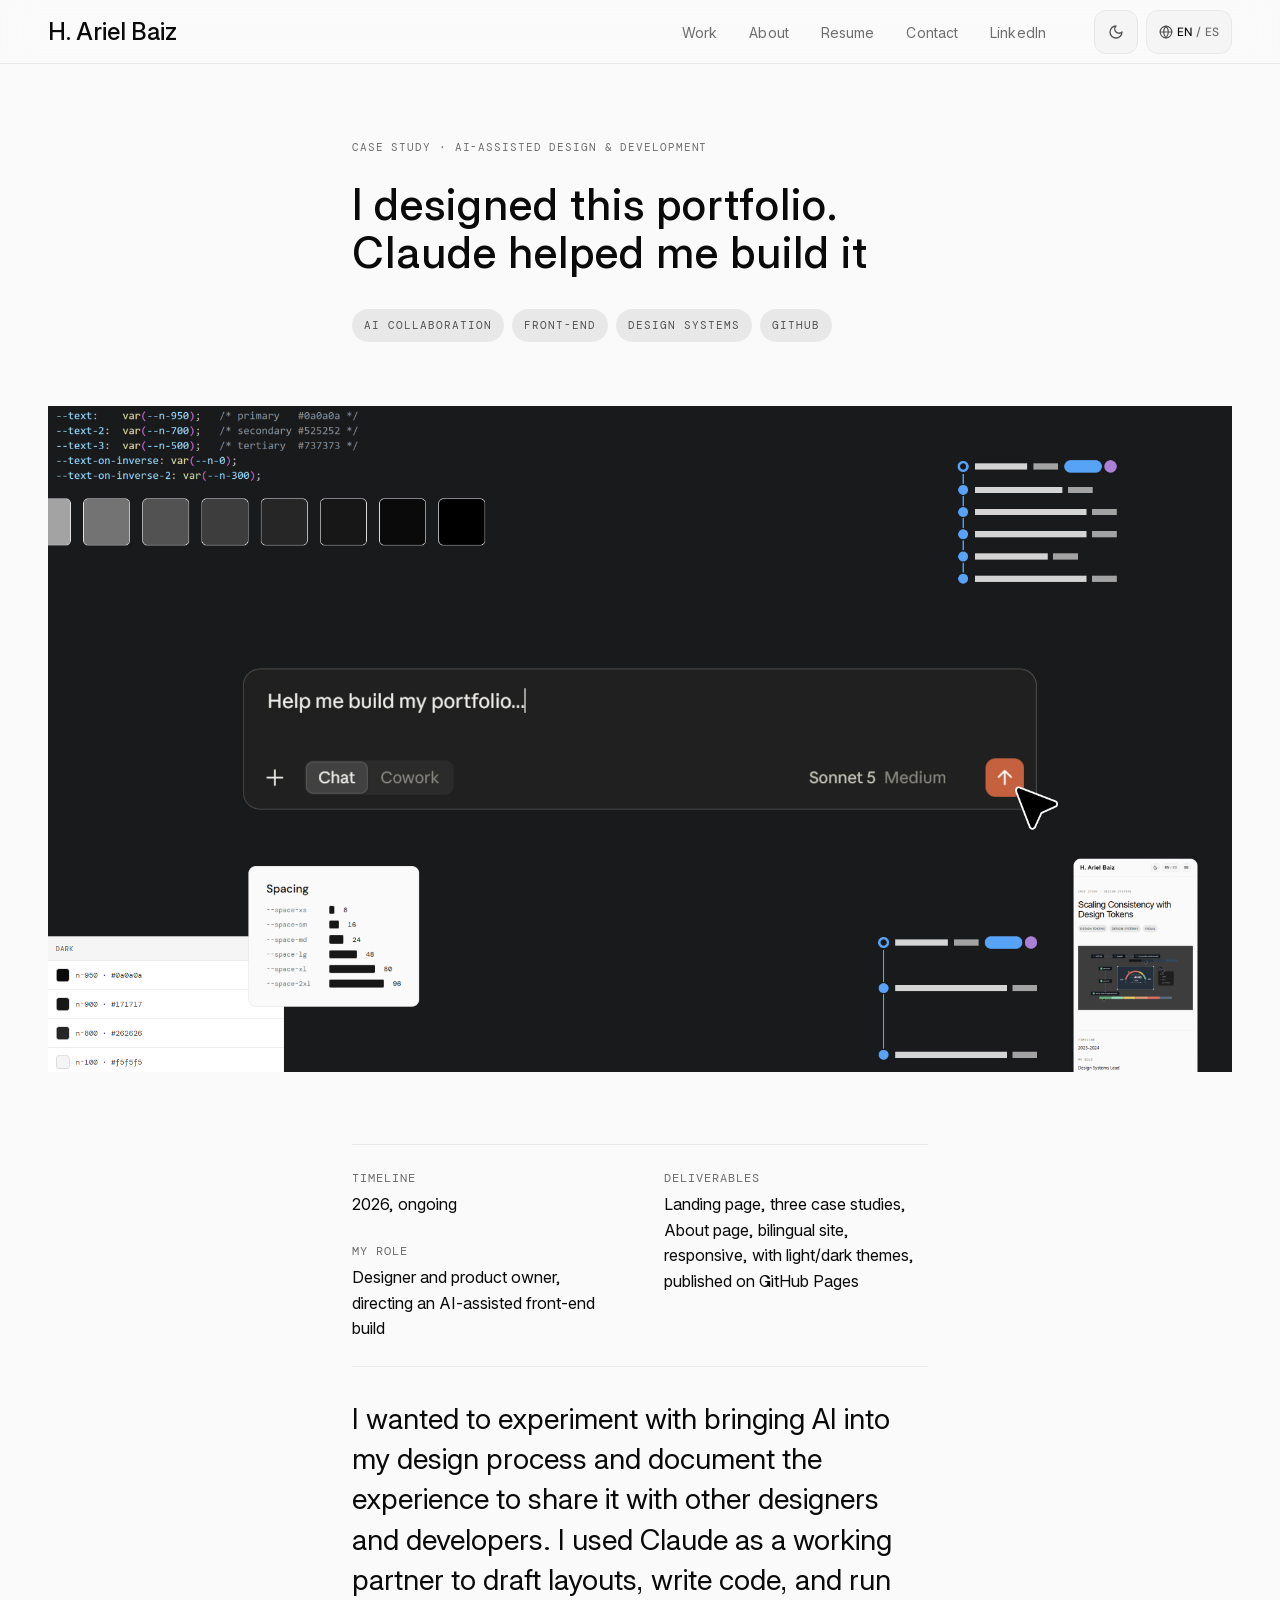
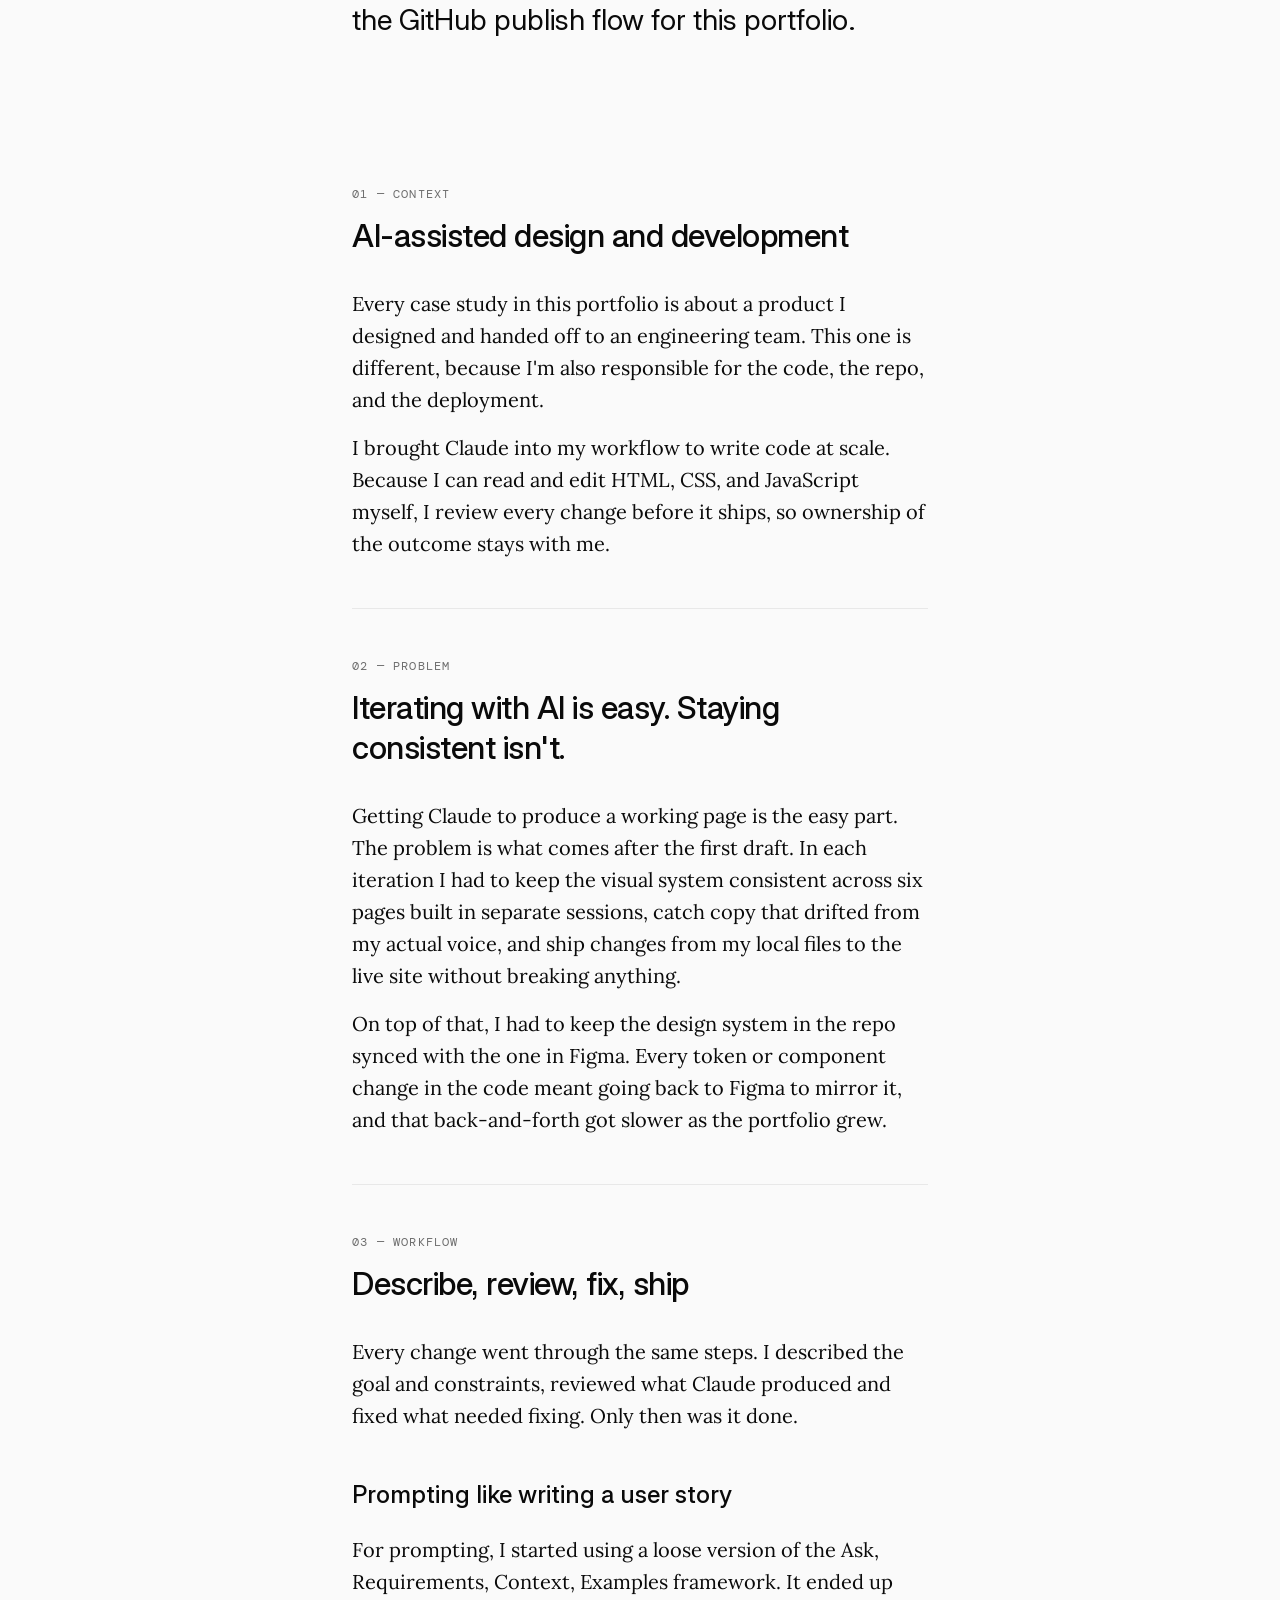
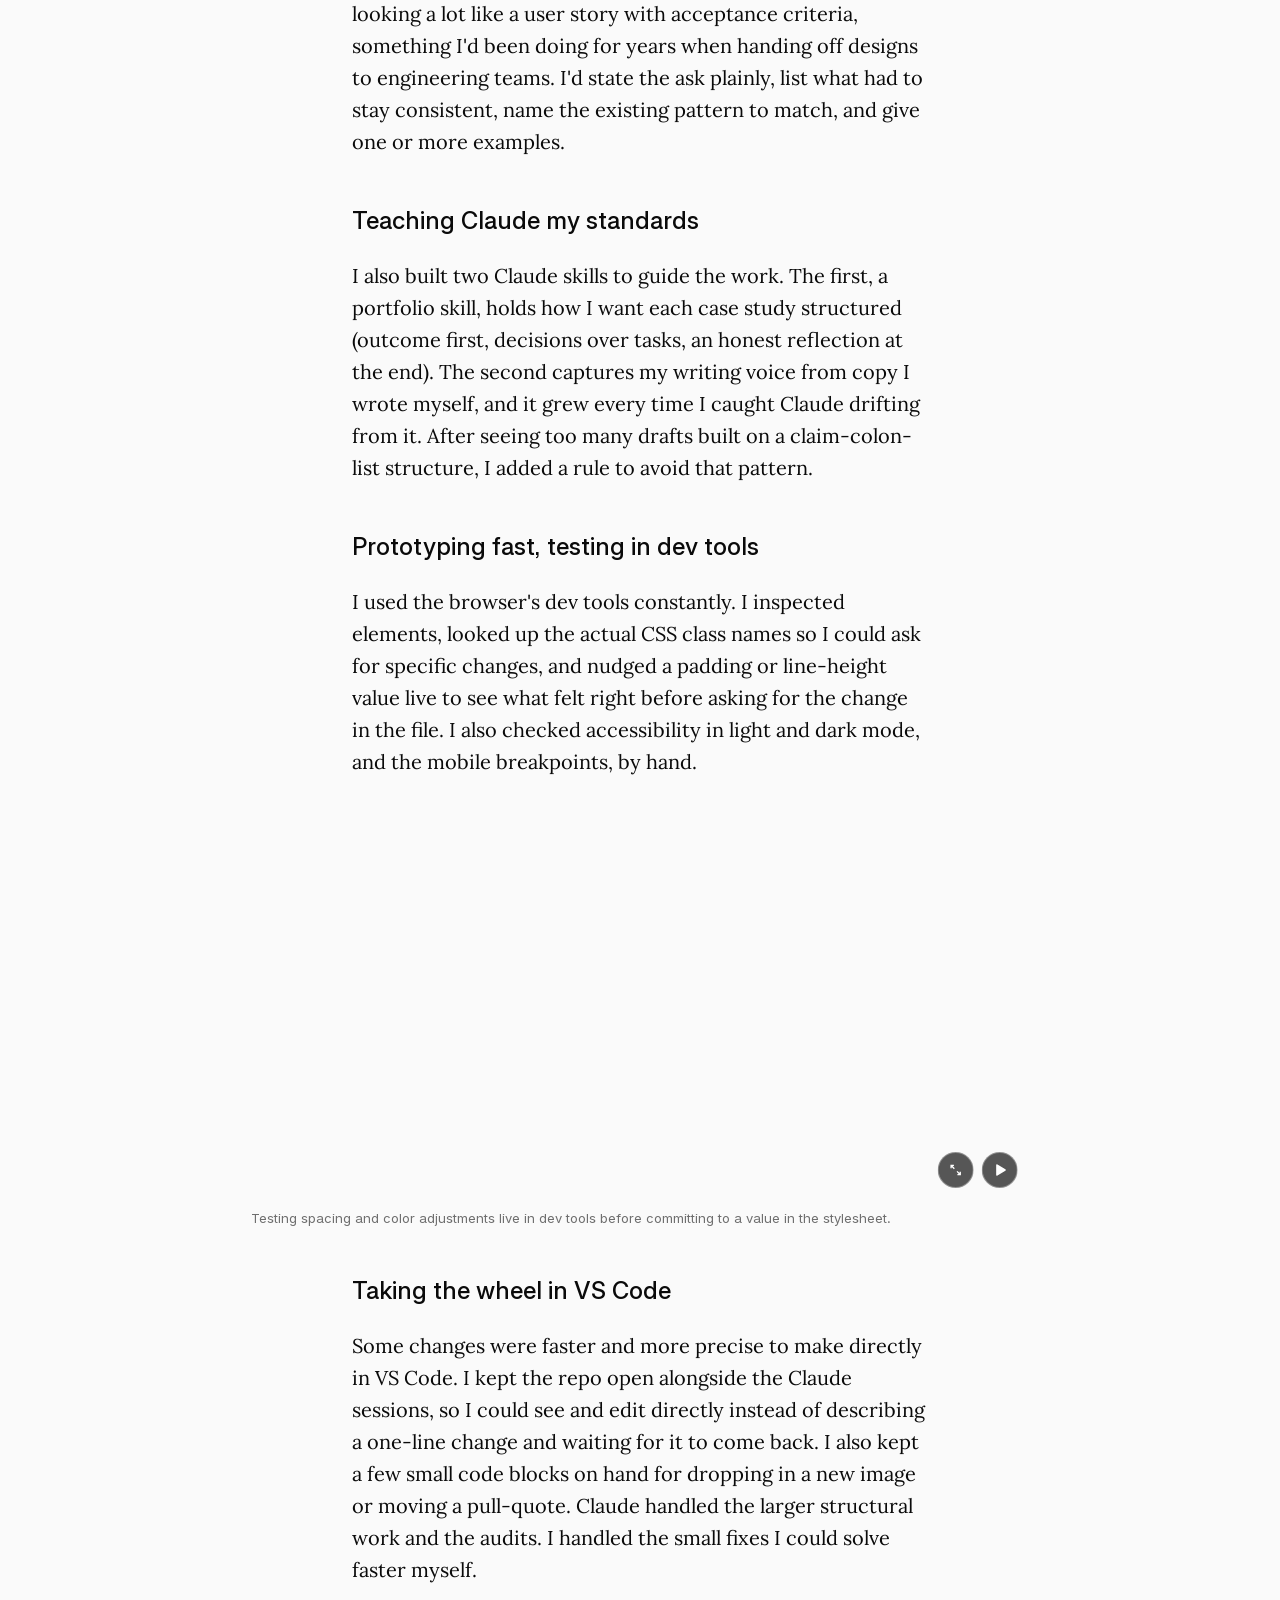
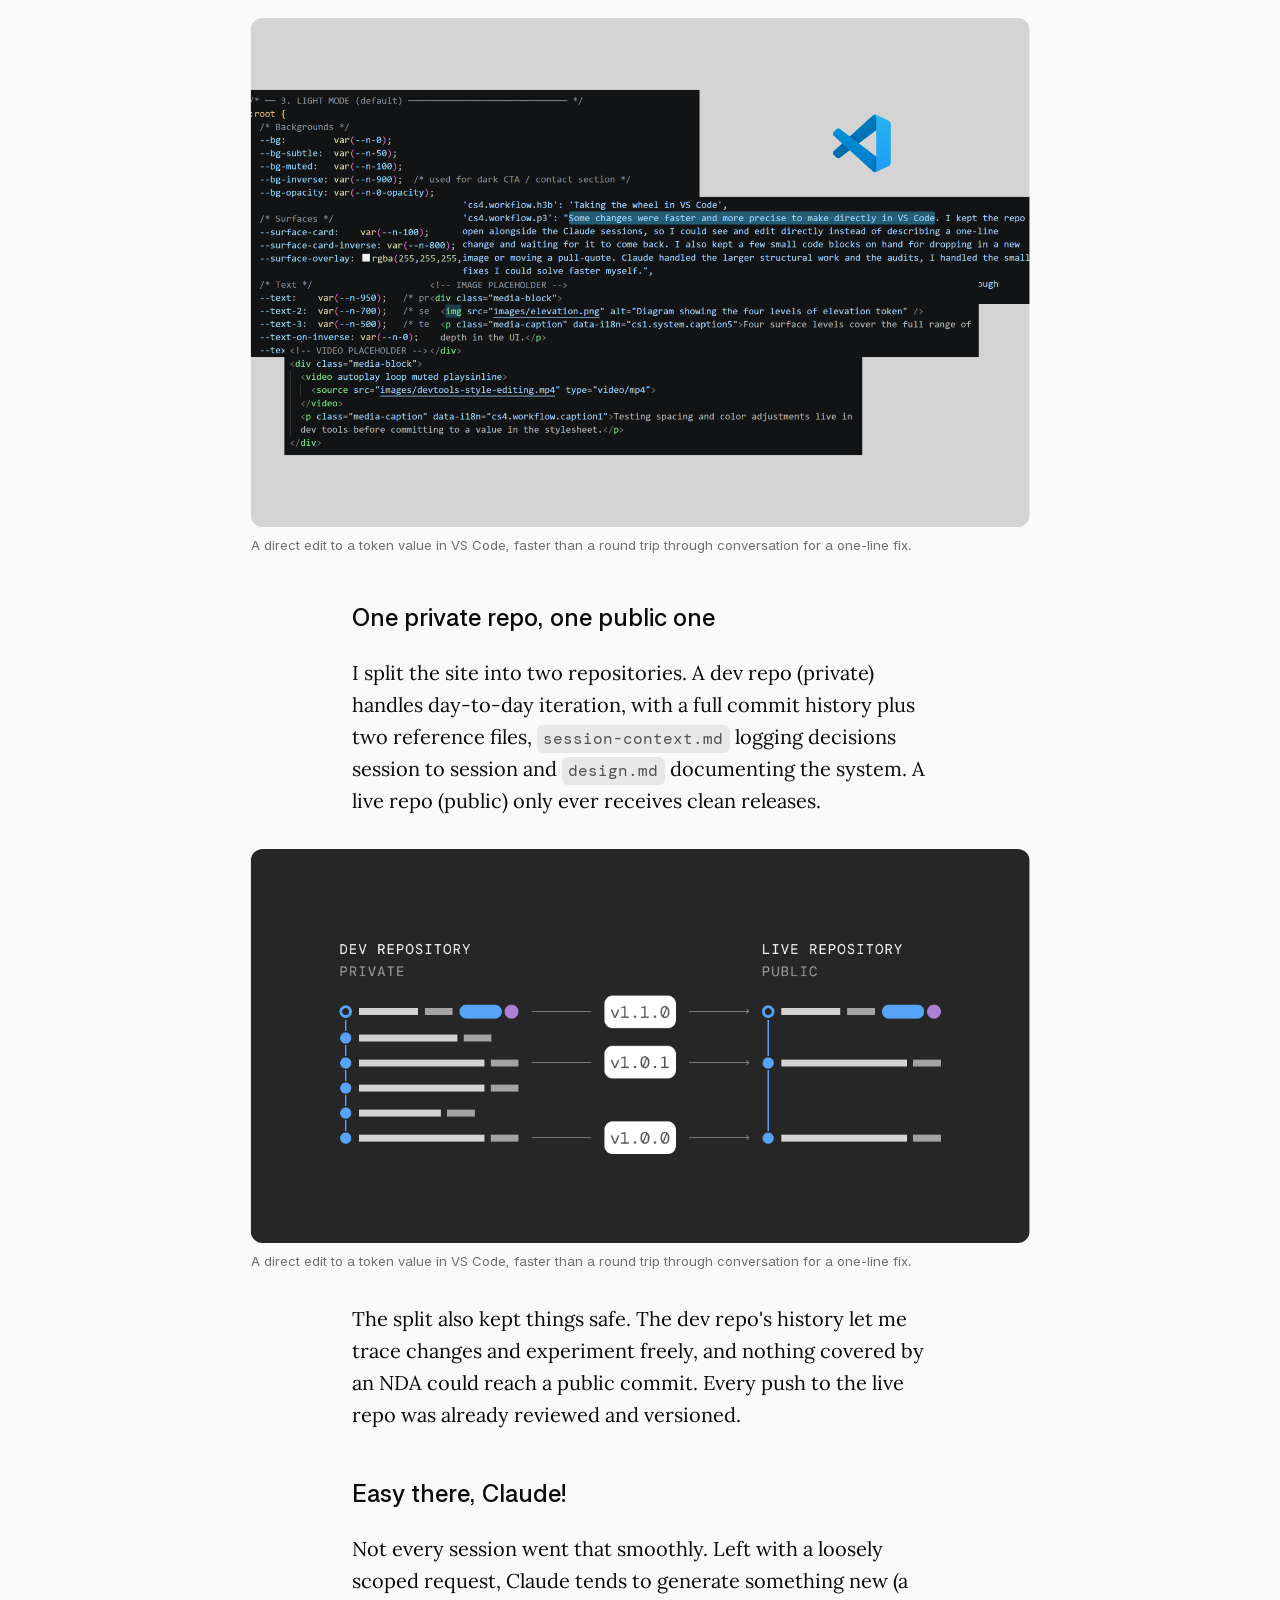
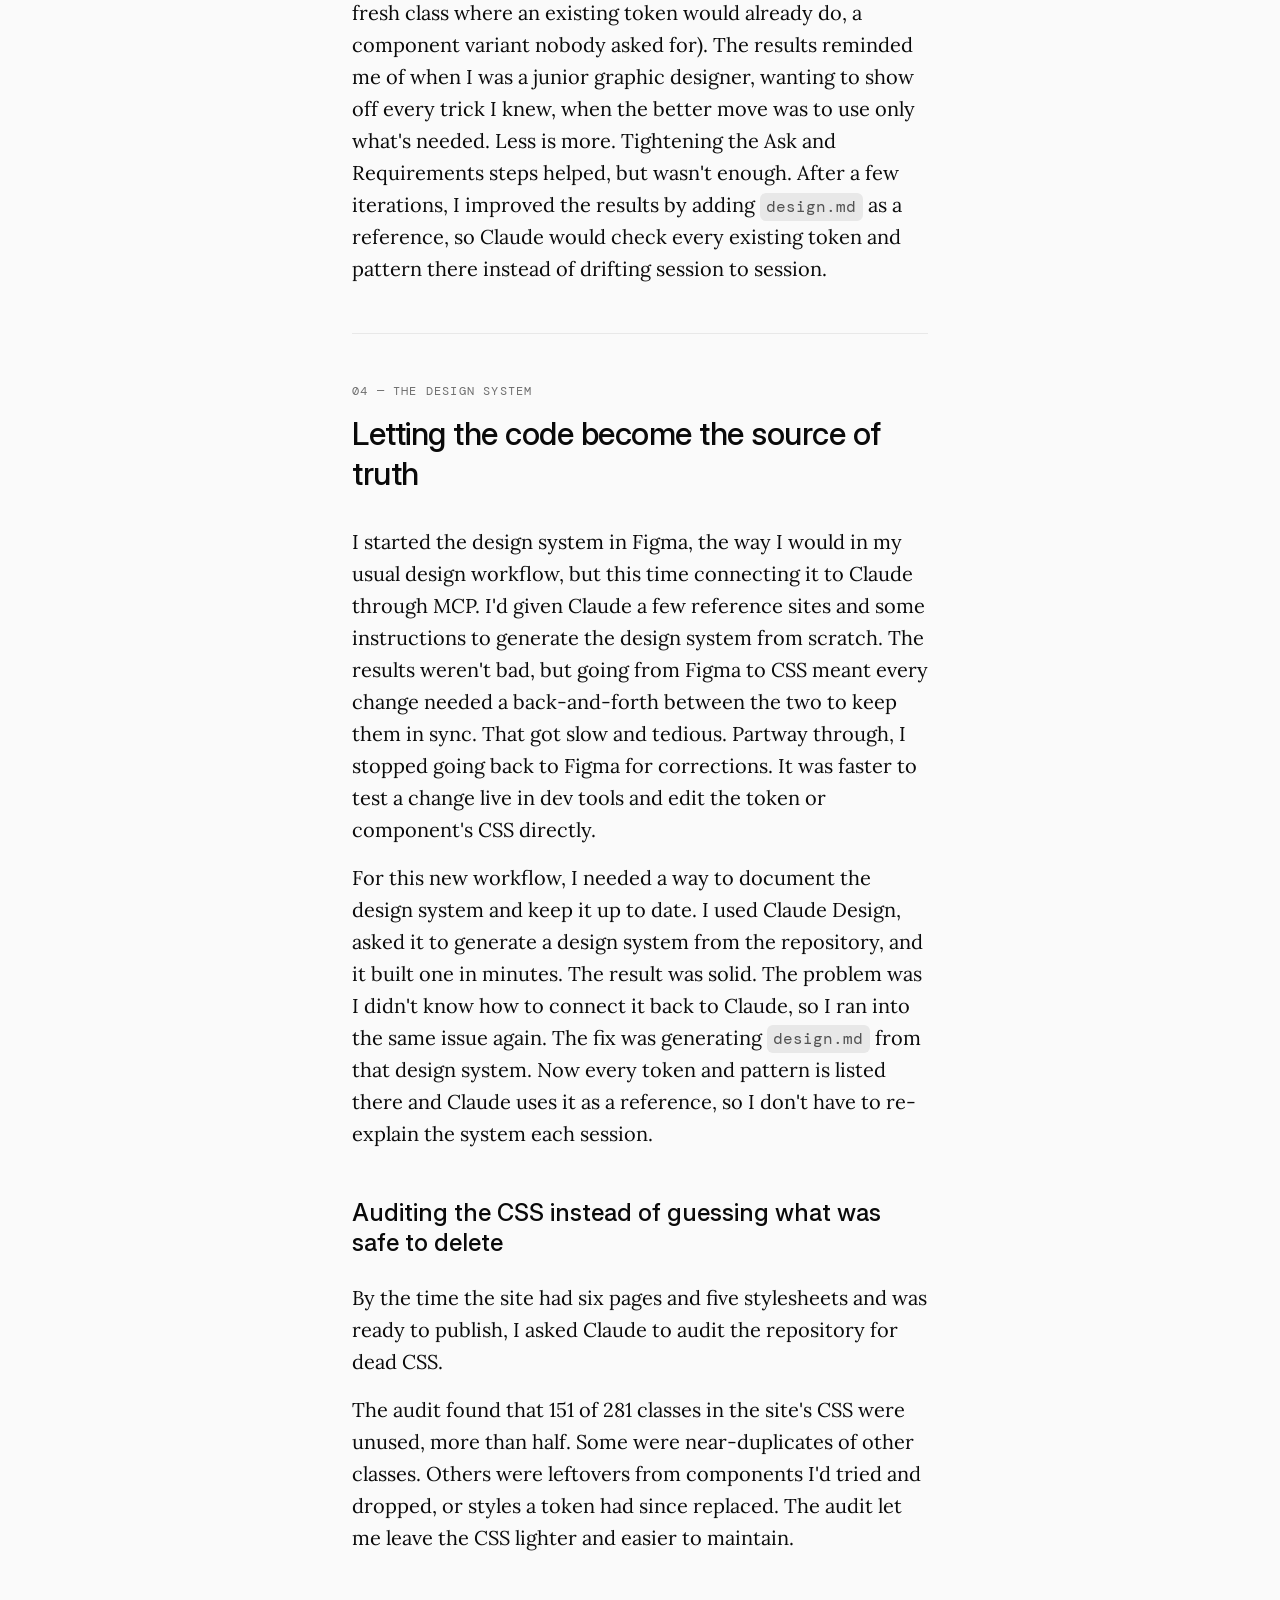
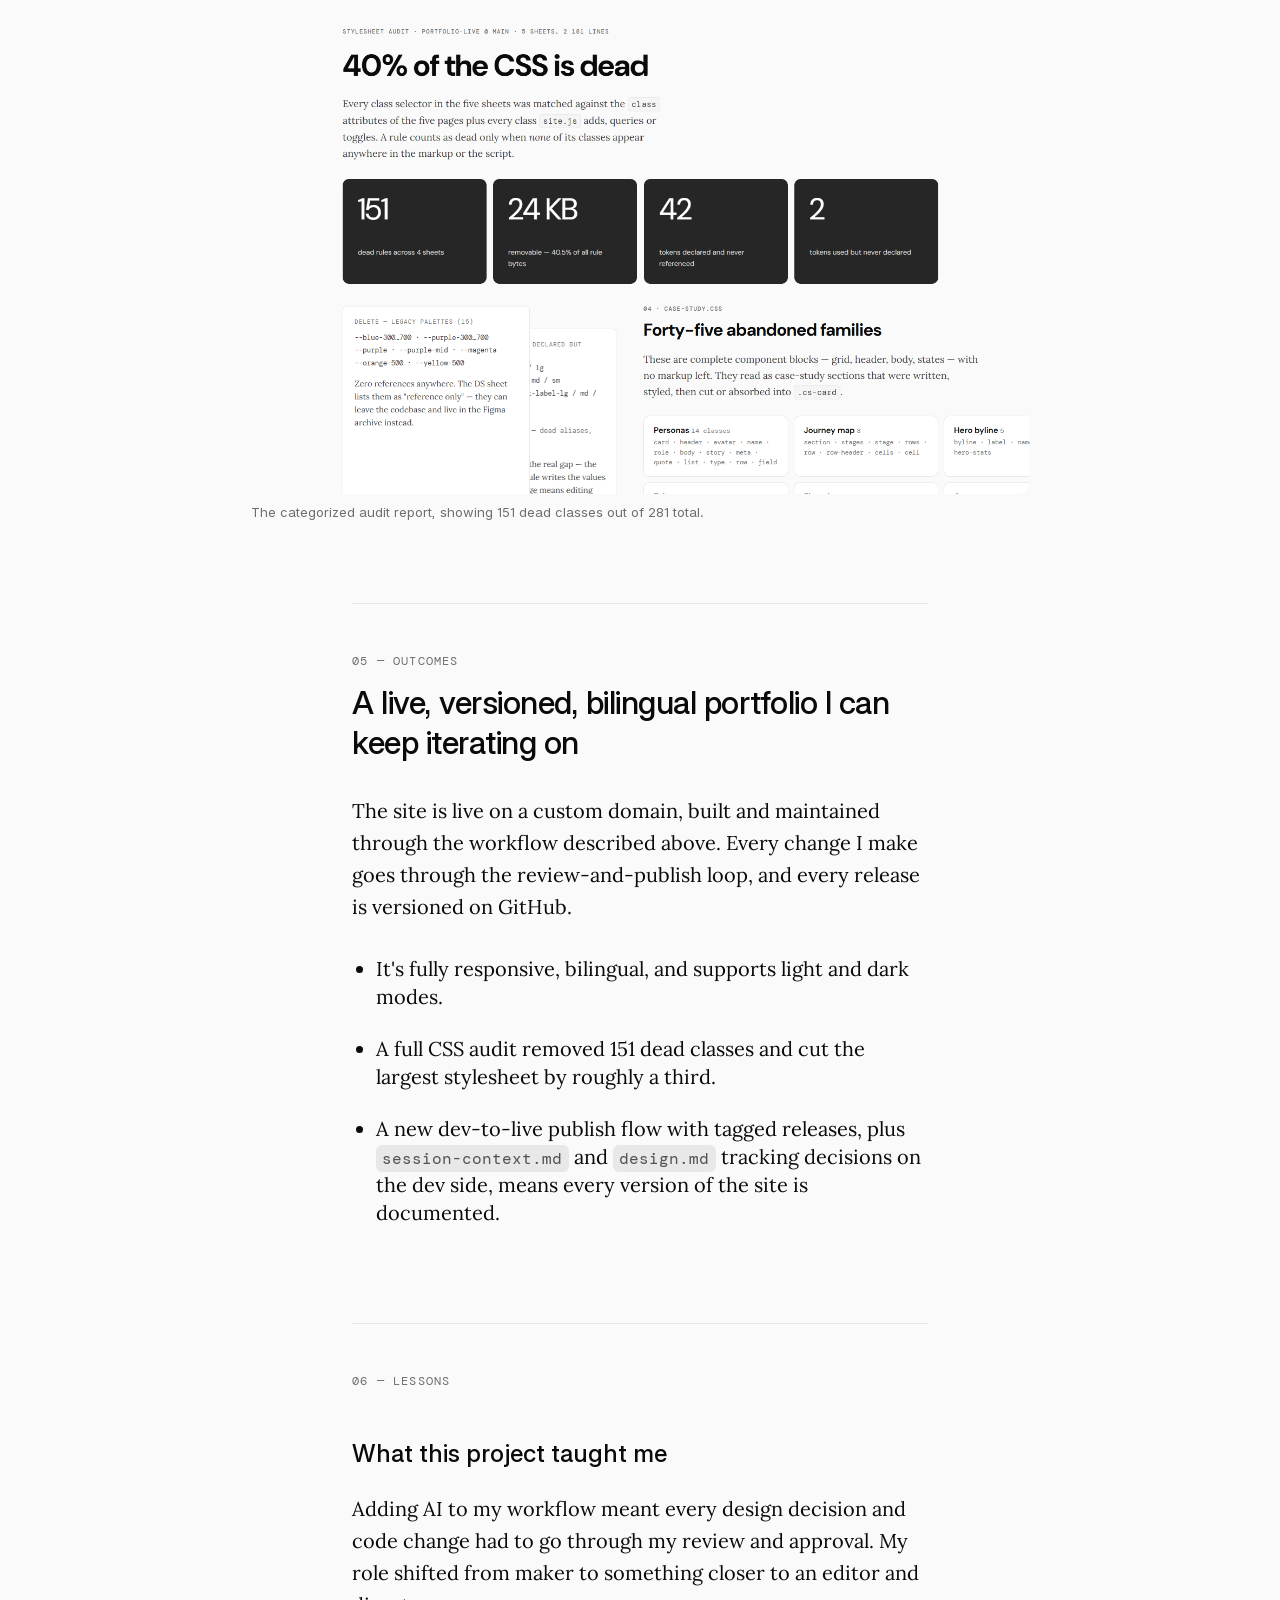
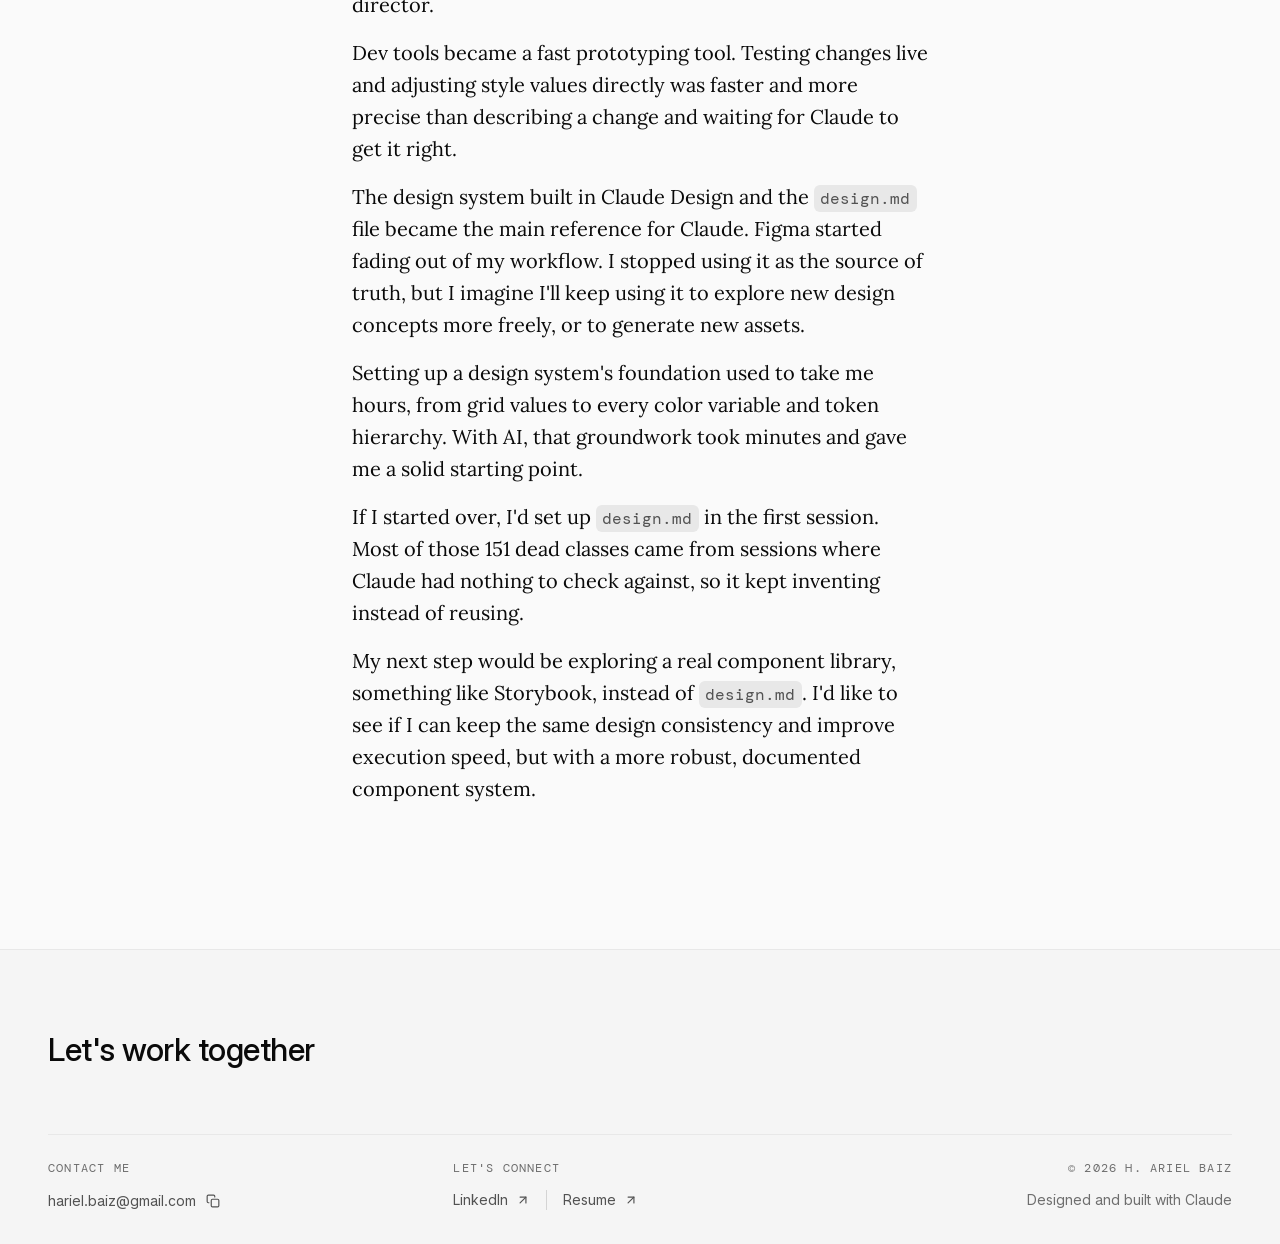
<file: case-study-building-with-ai.html>
<!DOCTYPE html>
<!--
  DRAFT — Case Study 4: "Building With AI"
  Status: i18n wired (cs4.* EN/ES keys added to js/site.js). Not yet linked from the
  landing page or committed.
  Images/video below are placeholders — swap for real screenshots (devtools, VS Code,
  git log, before/after homepage, CSS audit output) before shipping.
-->
<html lang="en" data-i18n-title="meta.title.cs4" data-i18n-desc="meta.desc.cs4">
<head>
  <meta charset="UTF-8" />
  <link rel="preload" href="fonts/RaveoVF-subsetted.woff2" as="font" type="font/woff2" crossorigin/>
  <link rel="stylesheet" href="css/tokens.css"/>
  <link rel="stylesheet" href="css/base.css"/>
  <link rel="stylesheet" href="css/case-study.css"/>
  <link rel="stylesheet" href="css/ask.css"/>
  <link rel="icon" href="images/favicon.ico" sizes="32x32"/>
  <link rel="icon" type="image/svg+xml" href="images/SVG/favicon.svg"/>
  <meta name="viewport" content="width=device-width, initial-scale=1.0"/>
  <title>Building a Portfolio With AI — Hariel Baiz</title>
  <meta name="description" content="How I used Claude as a collaborator to design, build, and publish this bilingual portfolio, from layout drafts to the GitHub release workflow."/>
  <link rel="canonical" href="https://harielbaiz.com/case-study-building-with-ai.html"/>

  <!-- Open Graph -->
  <meta property="og:type" content="article"/>
  <meta property="og:site_name" content="Hariel Baiz — Portfolio"/>
  <meta property="og:title" content="Building a Portfolio With AI — Hariel Baiz"/>
  <meta property="og:description" content="How I used Claude as a collaborator to design, build, and publish this bilingual portfolio, from layout drafts to the GitHub release workflow."/>
  <meta property="og:url" content="https://harielbaiz.com/case-study-building-with-ai.html"/>
  <meta property="og:image" content="https://harielbaiz.com/images/cs-building-with-ai-cover.jpg"/>
  <meta property="og:image:width" content="1920"/>
  <meta property="og:image:height" content="1080"/>
  <meta property="og:locale" content="en_US"/>
  <meta property="og:locale:alternate" content="es_ES"/>

  <!-- Twitter Card -->
  <meta name="twitter:card" content="summary_large_image"/>
  <meta name="twitter:title" content="Building a Portfolio With AI — Hariel Baiz"/>
  <meta name="twitter:description" content="How I used Claude as a collaborator to design, build, and publish this bilingual portfolio, from layout drafts to the GitHub release workflow."/>
  <meta name="twitter:image" content="https://harielbaiz.com/images/cs-building-with-ai-cover.jpg"/>

  <!-- Structured data -->
  <script type="application/ld+json">
{
  "@context": "https://schema.org",
  "@type": "CreativeWork",
  "name": "Building this portfolio with Claude as my collaborator",
  "description": "How I used Claude as a collaborator to design, build, and publish this bilingual portfolio, from layout drafts to the GitHub release workflow.",
  "url": "https://harielbaiz.com/case-study-building-with-ai.html",
  "image": "https://harielbaiz.com/images/cs-building-with-ai-cover.jpg",
  "author": {
    "@type": "Person",
    "name": "Hariel Baiz",
    "url": "https://harielbaiz.com/"
  },
  "creator": {
    "@type": "Person",
    "name": "Hariel Baiz"
  },
  "keywords": "AI Collaboration, Front-End, Design Systems, GitHub"
}
  </script>
    <script type="text/javascript">
        (function(c,l,a,r,i,t,y){
            c[a]=c[a]||function(){(c[a].q=c[a].q||[]).push(arguments)};
            t=l.createElement(r);t.async=1;t.src="https://www.clarity.ms/tag/"+i;
            y=l.getElementsByTagName(r)[0];y.parentNode.insertBefore(t,y);
        })(window, document, "clarity", "script", "yc3kidrhxo");
    </script>
    <!-- Cloudflare Web Analytics -->
    <script type='module' src='https://static.cloudflareinsights.com/beacon.min.js' data-cf-beacon='{"token": "c79aaa6e01bc4ab7bf9d7ee2a056df8a"}'></script>
    <!-- End Cloudflare Web Analytics -->
</head>
<body class="on-grid">
<a class="skip-link" href="#main" data-i18n="a11y.skip">Skip to main content</a>

<!-- ── NAV ── -->
<nav>
  <a class="nav-name nav-logo" href="index.html" aria-label="H. Ariel Baiz — Home">H. Ariel Baiz</a>
  <ul class="nav-links">
    <li><a href="index.html#work" data-i18n="nav.work">Work</a></li>
    <li><a href="about.html" data-i18n="nav.about">About</a></li>
    <li><a href="downloads/Hariel-Baiz-Resume-EN.pdf" data-i18n-href="resume.href" target="_blank"><span data-i18n="nav.resume">Resume</span></a></li>
    <li><a href="#" data-email-href><span data-i18n="nav.contact">Contact</span></a></li>
    <li><a href="https://www.linkedin.com/in/hariel-baiz" class="nav-cta" target="_blank"><span data-i18n="nav.linkedin">LinkedIn</span></a></li>
  </ul>
  <div class="nav-controls">
    <button type="button" class="nav-ask" data-ask-open hidden aria-haspopup="dialog" data-i18n-aria="nav.ask" aria-label="Ask AI"><svg width="16" height="16" viewBox="0 0 24 24" fill="none" stroke="currentColor" stroke-width="2" stroke-linecap="round" stroke-linejoin="round" aria-hidden="true"><path d="M9.937 15.5A2 2 0 0 0 8.5 14.063l-6.135-1.582a.5.5 0 0 1 0-.962L8.5 9.936A2 2 0 0 0 9.937 8.5l1.582-6.135a.5.5 0 0 1 .963 0L14.063 8.5A2 2 0 0 0 15.5 9.937l6.135 1.581a.5.5 0 0 1 0 .964L15.5 14.063a2 2 0 0 0-1.437 1.437l-1.582 6.135a.5.5 0 0 1-.963 0z"/><path d="M20 3v4"/><path d="M22 5h-4"/><path d="M4 17v2"/><path d="M5 18H3"/></svg></button>
    <button class="theme-toggle" aria-label="Toggle theme">
      <span class="icon-moon"><svg width="16" height="16" viewBox="0 0 24 24" fill="none" stroke="currentColor" stroke-width="2" stroke-linecap="round" stroke-linejoin="round"><path d="M12 3a6 6 0 0 0 9 9 9 9 0 1 1-9-9Z"/></svg></span>
      <span class="icon-sun"><svg width="16" height="16" viewBox="0 0 24 24" fill="none" stroke="currentColor" stroke-width="2" stroke-linecap="round" stroke-linejoin="round"><circle cx="12" cy="12" r="4"/><path d="M12 2v2"/><path d="M12 20v2"/><path d="m4.93 4.93 1.41 1.41"/><path d="m17.66 17.66 1.41 1.41"/><path d="M2 12h2"/><path d="M20 12h2"/><path d="m6.34 17.66-1.41 1.41"/><path d="m19.07 4.93-1.41 1.41"/></svg></span>
    </button>
    <button class="lang-toggle" aria-label="Toggle language">
      <svg class="lang-icon" width="14" height="14" viewBox="0 0 24 24" fill="none" stroke="currentColor" stroke-width="2" stroke-linecap="round" stroke-linejoin="round"><circle cx="12" cy="12" r="10"/><line x1="2" y1="12" x2="22" y2="12"/><path d="M12 2a15.3 15.3 0 0 1 4 10 15.3 15.3 0 0 1-4 10 15.3 15.3 0 0 1-4-10 15.3 15.3 0 0 1 4-10z"/></svg>
      <span class="lang-active">EN</span><span class="lang-sep">/</span><span class="lang-label">ES</span>
    </button>
    <button class="nav-toggle" aria-label="Toggle menu" aria-expanded="false">
      <svg class="icon-menu" width="18" height="18" viewBox="0 0 24 24" fill="none" stroke="currentColor" stroke-width="2" stroke-linecap="round" stroke-linejoin="round"><line x1="3" y1="6" x2="21" y2="6"/><line x1="3" y1="12" x2="21" y2="12"/><line x1="3" y1="18" x2="21" y2="18"/></svg>
      <svg class="icon-close" width="18" height="18" viewBox="0 0 24 24" fill="none" stroke="currentColor" stroke-width="2" stroke-linecap="round" stroke-linejoin="round"><line x1="18" y1="6" x2="6" y2="18"/><line x1="6" y1="6" x2="18" y2="18"/></svg>
    </button>
  </div>
</nav>

<!-- ── MAIN ── -->
<!-- ── HERO ── -->
<header class="hero">
  <div class="hero-inner">
    <div class="hero-tag" data-i18n="cs4.hero.tag">Case Study · AI-Assisted Design &amp; Development</div>
    <h1 data-i18n="cs4.hero.title">Building this portfolio with Claude as my collaborator</h1>
    <div class="hero-meta">
      <span class="chip" data-i18n="cs4.hero.chip1">AI Collaboration</span>
      <span class="chip" data-i18n="cs4.hero.chip2">Front-End</span>
      <span class="chip" data-i18n="cs4.hero.chip3">Design Systems</span>
      <span class="chip" data-i18n="cs4.hero.chip4">GitHub</span>
    </div>
  </div>
  <!-- Cover image placeholder: replace with a real before/after or workflow screenshot -->
  <figure class="hero-cover hero-cover--placeholder">
    <img src="images/cs-building-with-ai-cover.jpg" alt="hero image: split view of this portfolio site next to a Claude conversation and a VS Code window" />
  </figure>
</header>

<div class="cs-layout">

<nav class="cs-index" aria-label="Case study sections">
  <ol>
    <li><a href="#context"><span data-i18n="cs4.idx.context">01 — Context</span></a></li>
    <li><a href="#problem"><span data-i18n="cs4.idx.problem">02 — Problem</span></a></li>
    <li><a href="#workflow"><span data-i18n="cs4.idx.workflow">03 — Workflow</span></a></li>
    <li><a href="#design-system"><span data-i18n="cs4.idx.design">04 — The Design System</span></a></li>
    <li><a href="#outcomes"><span data-i18n="cs4.idx.outcomes">05 — Outcomes</span></a></li>
    <li><a href="#lessons"><span data-i18n="cs4.idx.lessons">06 — Lessons</span></a></li>
  </ol>
</nav>

<div class="cs-frame">
<main id="main" class="page-wrap">

  <div class="hero-facts">
    <div class="hero-facts__col">
      <div class="hero-fact">
        <span class="hero-fact-label" data-i18n="cs4.facts.timelineLabel">Timeline</span>
        <span class="hero-fact-value" data-i18n="cs4.facts.timelineValue">2026, ongoing</span>
      </div>
      <div class="hero-fact">
        <span class="hero-fact-label" data-i18n="cs4.facts.roleLabel">My Role</span>
        <span class="hero-fact-value" data-i18n="cs4.facts.roleValue">Designer and product owner, directing an AI-assisted front-end build</span>
      </div>
    </div>
    <div class="hero-facts__col">
      <div class="hero-fact">
        <span class="hero-fact-label" data-i18n="cs4.facts.deliverablesLabel">Deliverables</span>
        <span class="hero-fact-value" data-i18n="cs4.facts.deliverablesValue">Landing page, three case studies, About page, bilingual site, responsive, with light/dark themes, published on GitHub Pages</span>
      </div>
    </div>
  </div>

  <p class="hero-sub" data-i18n="cs4.hero.sub">
    I wanted to experiment with bringing AI into my design process and document the experience to share it with other designers and developers. I used Claude as a working partner to draft layouts, write code, and run the GitHub publish flow for this portfolio.
  </p>

  <!-- CONTEXT -->
  <section id="context">
    <div class="section-label" data-i18n="cs4.idx.context">01 — Context</div>
    <h2 data-i18n="cs4.context.h2">AI-assisted design and development</h2>
    <p data-i18n="cs4.context.p1">
      Every case study in this portfolio is about a product I designed and handed off to an engineering team. This one is different, because I'm also responsible for the code, the repo, and the deployment.
    </p>
    <p data-i18n="cs4.context.p2">
      I brought Claude into my workflow to write code at scale. Because I can read and edit HTML, CSS, and JavaScript myself, I review every change before it ships, so ownership of the outcome stays with me.
    </p>
  </section>

  <!-- THE PROBLEM -->
  <section id="problem">
    <div class="section-label" data-i18n="cs4.idx.problem">02 — Problem</div>
    <h2 data-i18n="cs4.problem.h2">Iterating with AI is easy. Staying consistent isn't.</h2>
    <p data-i18n="cs4.problem.p1">
      Getting Claude to produce a working page is the easy part. The problem is what comes after the first draft. In each iteration I had to keep the visual system consistent across six pages built in separate sessions, catch copy that drifted from my actual voice, and ship changes from my local files to the live site without breaking anything.
    </p>
    <p data-i18n="cs4.problem.p3">
      On top of that, I had to keep the design system in the repo synced with the one in Figma. Every token or component change in the code meant going back to Figma to mirror it, and that back-and-forth got slower as the portfolio grew.
    </p>
  </section>

  <!-- WORKFLOW -->
  <section id="workflow">
    <div class="section-label" data-i18n="cs4.idx.workflow">03 — Workflow</div>
    <h2 data-i18n="cs4.workflow.h2">Describe, review, fix, ship</h2>
    <p data-i18n="cs4.workflow.p1">
      Every change went through the same steps. I described the goal and constraints, reviewed what Claude produced and fixed what needed fixing. Only then was it done.
    </p>

    <h3 data-i18n="cs4.workflow.h3prompt">Prompting like writing a user story</h3>
    <p data-i18n="cs4.workflow.pprompt">
      For prompting, I started using a loose version of the Ask, Requirements, Context, Examples framework. It ended up looking a lot like a user story with acceptance criteria, something I'd been doing for years when handing off designs to engineering teams. I'd state the ask plainly, list what had to stay consistent, name the existing pattern to match, and give one or more examples.
    </p>

    <h3 data-i18n="cs4.workflow.h3skills">Teaching Claude my standards</h3>
    <p data-i18n="cs4.workflow.pskills">
      I also built two Claude skills to guide the work. The first, a portfolio skill, holds how I want each case study structured (outcome first, decisions over tasks, an honest reflection at the end). The second captures my writing voice from copy I wrote myself, and it grew every time I caught Claude drifting from it. After seeing too many drafts built on a claim-colon-list structure, I added a rule to avoid that pattern.
    </p>

    <h3 data-i18n="cs4.workflow.h3a">Prototyping fast, testing in dev tools</h3>
    <p data-i18n="cs4.workflow.p2">
      I used the browser's dev tools constantly. I inspected elements, looked up the actual CSS class names so I could ask for specific changes, and nudged a padding or line-height value live to see what felt right before asking for the change in the file. I also checked accessibility in light and dark mode, and the mobile breakpoints, by hand.
    </p>
    <!-- VIDEO PLACEHOLDER -->
    <div class="media-block">
      <video autoplay loop muted playsinline>
        <source src="images/devtools-style-editing.mp4" type="video/mp4">
      </video>
      <p class="media-caption" data-i18n="cs4.workflow.caption1">Testing spacing and color adjustments live in dev tools before committing to a value in the stylesheet.</p>
    </div>

    <h3 data-i18n="cs4.workflow.h3b">Taking the wheel in VS Code</h3>
    <p data-i18n="cs4.workflow.p3">
      Some changes were faster and more precise to make directly in VS Code. I kept the repo open alongside the Claude sessions, so I could see and edit directly instead of describing a one-line change and waiting for it to come back. I also kept a few small code blocks on hand for dropping in a new image or moving a pull-quote. Claude handled the larger structural work and the audits. I handled the small fixes I could solve faster myself.
    </p>
    <div class="media-block">
      <img src="images/vscode-manual-edit.png" alt="VS Code open on css/tokens.css with a manual edit in progress" />
      <p class="media-caption" data-i18n="cs4.workflow.caption2">A direct edit to a token value in VS Code, faster than a round trip through conversation for a one-line fix.</p>
    </div>

    <h3 data-i18n="cs4.workflow.h3c">One private repo, one public one</h3>
    <p data-i18n="cs4.workflow.p4">
      I split the site into two repositories. A dev repo (private) handles day-to-day iteration, with a full commit history plus two reference files, <code>session-context.md</code> logging decisions session to session and <code>design.md</code> documenting the system. A live repo (public) only ever receives clean releases.
    </p>
    <div class="media-block">
      <img src="images/repositories-and-versioning.png" alt="Diagram of the dev repo to live repo publish flow, from commit to tagged release to GitHub Pages" />
      <p class="media-caption" data-i18n="cs4.workflow.caption2">The dev repo for iteration, the live repo for deliberate, versioned releases.</p>
    </div>
    <p data-i18n="cs4.workflow.p5">
      The split also kept things safe. The dev repo's history let me trace changes and experiment freely, and nothing covered by an NDA could reach a public commit. Every push to the live repo was already reviewed and versioned.
    </p>
    <!-- <div class="media-block">
      <img src="images/github-flow-diagram.png" alt="Diagram of the dev repo to live repo publish flow, from commit to tagged release to GitHub Pages" />
      <p class="media-caption" data-i18n="cs4.workflow.caption3">Dev repo for iteration, live repo for deliberate, versioned releases. GitHub Pages serves the live repo on a custom domain.</p>
    </div> -->

    <h3 data-i18n="cs4.workflow.h3over">Easy there, Claude!</h3>
    <p data-i18n="cs4.workflow.pover">
      Not every session went that smoothly. Left with a loosely scoped request, Claude tends to generate something new (a fresh class where an existing token would already do, a component variant nobody asked for). The results reminded me of when I was a junior graphic designer, wanting to show off every trick I knew, when the better move was to use only what's needed. Less is more. Tightening the Ask and Requirements steps helped, but wasn't enough. After a few iterations, I improved the results by adding <code>design.md</code> as a reference, so Claude would check every existing token and pattern there instead of drifting session to session.
    </p>
  </section>

  <!-- DESIGN SYSTEM -->
  <section id="design-system">
    <div class="section-label" data-i18n="cs4.idx.design">04 — The Design System</div>
    <h2 data-i18n="cs4.ds.h2">Letting the code become the source of truth</h2>
    <p data-i18n="cs4.ds.p1">
      I started the design system in Figma, the way I would in my usual design workflow, but this time connecting it to Claude through MCP. I'd given Claude a few reference sites and some instructions to generate the design system from scratch. The results weren't bad, but going from Figma to CSS meant every change needed a back-and-forth between the two to keep them in sync. That got slow and tedious. Partway through, I stopped going back to Figma for corrections. It was faster to test a change live in dev tools and edit the token or component's CSS directly.
    </p>
    <p data-i18n="cs4.ds.p2">
      For this new workflow, I needed a way to document the design system and keep it up to date. I used Claude Design, asked it to generate a design system from the repository, and it built one in minutes. The result was solid. The problem was I didn't know how to connect it back to Claude, so I ran into the same issue again. The fix was generating <code>design.md</code> from that design system. Now every token and pattern is listed there and Claude uses it as a reference, so I don't have to re-explain the system each session.
    </p>

    <h3 data-i18n="cs4.audit.h3b">Auditing the CSS instead of guessing what was safe to delete</h3>
    <p data-i18n="cs4.audit.p3">
      By the time the site had six pages and five stylesheets and was ready to publish, I asked Claude to audit the repository for dead CSS.
    </p>
    <p data-i18n="cs4.audit.p4">
      The audit found that 151 of 281 classes in the site's CSS were unused, more than half. Some were near-duplicates of other classes. Others were leftovers from components I'd tried and dropped, or styles a token had since replaced. The audit let me leave the CSS lighter and easier to maintain.
    </p>
    <div class="media-block">
      <img src="images/css-audit-report.png" alt="Categorized CSS audit report showing dead, retired, and active class counts per stylesheet" />
      <p class="media-caption" data-i18n="cs4.audit.caption1">The categorized audit report: dead code approved for deletion, intentionally retired code kept for reference, and a small set held back for a future decision.</p>
    </div>
  </section>

  <!-- OUTCOMES -->
  <section id="outcomes">
    <div class="section-label" data-i18n="cs4.idx.outcomes">05 — Outcomes</div>
    <h2 data-i18n="cs4.outcomes.h2">A live, versioned, bilingual portfolio I can keep iterating on</h2>
    <p data-i18n="cs4.outcomes.p1">
      The site is live on a custom domain, built and maintained through the workflow described above. Every change I make goes through the review-and-publish loop, and every release is versioned on GitHub.
    </p>
    <ul class="insight-list insight-list--plain">
      <li class="win">
        <span class="insight-icon"><svg viewBox="0 0 24 24" fill="none" stroke="currentColor" stroke-width="2" stroke-linecap="round" stroke-linejoin="round"><path d="M21 10.5V19a2 2 0 0 1-2 2H5a2 2 0 0 1-2-2V5a2 2 0 0 1 2-2h11.5"/><path d="m9 11 3 3L22 4"/></svg></span>
        <span data-i18n="cs4.outcomes.win1">It's fully responsive, bilingual, and supports light and dark modes.</span>
      </li>
      <li class="win">
        <span class="insight-icon"><svg viewBox="0 0 24 24" fill="none" stroke="currentColor" stroke-width="2" stroke-linecap="round" stroke-linejoin="round"><path d="M21 10.5V19a2 2 0 0 1-2 2H5a2 2 0 0 1-2-2V5a2 2 0 0 1 2-2h11.5"/><path d="m9 11 3 3L22 4"/></svg></span>
        <span data-i18n="cs4.outcomes.win2">A full CSS audit removed 151 dead classes and cut the largest stylesheet by roughly a third.</span>
      </li>
      <li class="win">
        <span class="insight-icon"><svg viewBox="0 0 24 24" fill="none" stroke="currentColor" stroke-width="2" stroke-linecap="round" stroke-linejoin="round"><path d="M21 10.5V19a2 2 0 0 1-2 2H5a2 2 0 0 1-2-2V5a2 2 0 0 1 2-2h11.5"/><path d="m9 11 3 3L22 4"/></svg></span>
        <span data-i18n="cs4.outcomes.win3">A new dev-to-live publish flow with tagged releases, plus <code>session-context.md</code> and <code>design.md</code> tracking decisions on the dev side, means every version of the site is documented.</span>
      </li>
    </ul>
  </section>

  <!-- LESSONS -->
  <section id="lessons">
    <div class="section-label" data-i18n="cs4.idx.lessons">06 — Lessons</div>
    <h3 data-i18n="cs4.lessons.h3">What this project taught me</h3>
    <p data-i18n="cs4.lessons.p1">Adding AI to my workflow meant every design decision and code change had to go through my review and approval. My role shifted from maker to something closer to an editor and director.</p>
    <p data-i18n="cs4.lessons.p2">Dev tools became a fast prototyping tool. Testing changes live and adjusting style values directly was faster and more precise than describing a change and waiting for Claude to get it right.</p>
    <p data-i18n="cs4.lessons.p5">The design system built in Claude Design and the <code>design.md</code> file became the main reference for Claude. Figma started fading out of my workflow. I stopped using it as the source of truth, but I imagine I'll keep using it to explore new design concepts more freely, or to generate new assets.</p>
    <p data-i18n="cs4.lessons.p6">Setting up a design system's foundation used to take me hours, from grid values to every color variable and token hierarchy. With AI, that groundwork took minutes and gave me a solid starting point.</p>
    <p data-i18n="cs4.lessons.p7">If I started over, I'd set up <code>design.md</code> in the first session. Most of those 151 dead classes came from sessions where Claude had nothing to check against, so it kept inventing instead of reusing.</p>
    <p data-i18n="cs4.lessons.p9">My next step would be exploring a real component library, something like Storybook, instead of <code>design.md</code>. I'd like to see if I can keep the same design consistency and improve execution speed, but with a more robust, documented component system.</p>
  </section>

</main>
</div><!-- /.cs-frame -->

</div><!-- /cs-layout -->

<!-- ── FOOTER ── -->
<footer class="site-footer" aria-labelledby="footer-title">
  <div class="footer-cta">
    <div>
      <h2 id="footer-title" data-i18n="contact.title">Let's work <em>together</em></h2>
    </div>
  </div>
  <div class="footer-cols">
    <div class="footer-col">
      <p class="footer-label" data-i18n="footer.contact">Contact me</p>
      <span class="email-copy-group">
        <a href="#" class="btn-text-dark" data-email>hariel.baiz@gmail.com</a>
        <button type="button" class="copy-btn" data-copy-email data-aria-title data-i18n-aria="contact.copy" aria-label="Copy email address" title="Copy email address">
          <svg class="icon-copy" width="14" height="14" viewBox="0 0 24 24" fill="none" stroke="currentColor" stroke-width="2" stroke-linecap="round" stroke-linejoin="round" aria-hidden="true"><rect x="9" y="9" width="13" height="13" rx="2"/><path d="M5 15H4a2 2 0 0 1-2-2V4a2 2 0 0 1 2-2h9a2 2 0 0 1 2 2v1"/></svg>
          <svg class="icon-check" width="14" height="14" viewBox="0 0 24 24" fill="none" stroke="currentColor" stroke-width="2" stroke-linecap="round" stroke-linejoin="round" aria-hidden="true"><path d="M20 6 9 17l-5-5"/></svg></button>
      </span>
    </div>
    <div class="footer-col">
      <p class="footer-label" data-i18n="footer.connect">Let's connect</p>
      <div class="footer-links">
        <a href="https://www.linkedin.com/in/hariel-baiz" class="btn-text-dark" target="_blank" rel="noopener"><span data-i18n="nav.linkedin">LinkedIn</span> <svg width="14" height="14" viewBox="0 0 24 24" fill="none" stroke="currentColor" stroke-width="2" stroke-linecap="round" stroke-linejoin="round" aria-hidden="true"><path d="M7 7h10v10"/><path d="M7 17 17 7"/></svg></a>
        <a href="downloads/Hariel-Baiz-Resume-EN.pdf" data-i18n-href="resume.href" target="_blank" class="btn-text-dark"><span data-i18n="nav.resume">Resume</span> <svg width="14" height="14" viewBox="0 0 24 24" fill="none" stroke="currentColor" stroke-width="2" stroke-linecap="round" stroke-linejoin="round" aria-hidden="true"><path d="M7 7h10v10"/><path d="M7 17 17 7"/></svg></a>
      </div>
    </div>
    <div class="footer-col footer-col--meta">
      <p class="footer-label" data-i18n="footer.copy">© 2026 H. Ariel Baiz</p>
      <p class="footer-credit"><a href="case-study-building-with-ai.html" data-i18n="footer.credit">Designed and built with Claude</a></p>
    </div>
  </div>
</footer>
  <script src="js/site.js" defer></script>
  <script src="js/ask.js" defer></script>
</body>
</html>
</file>
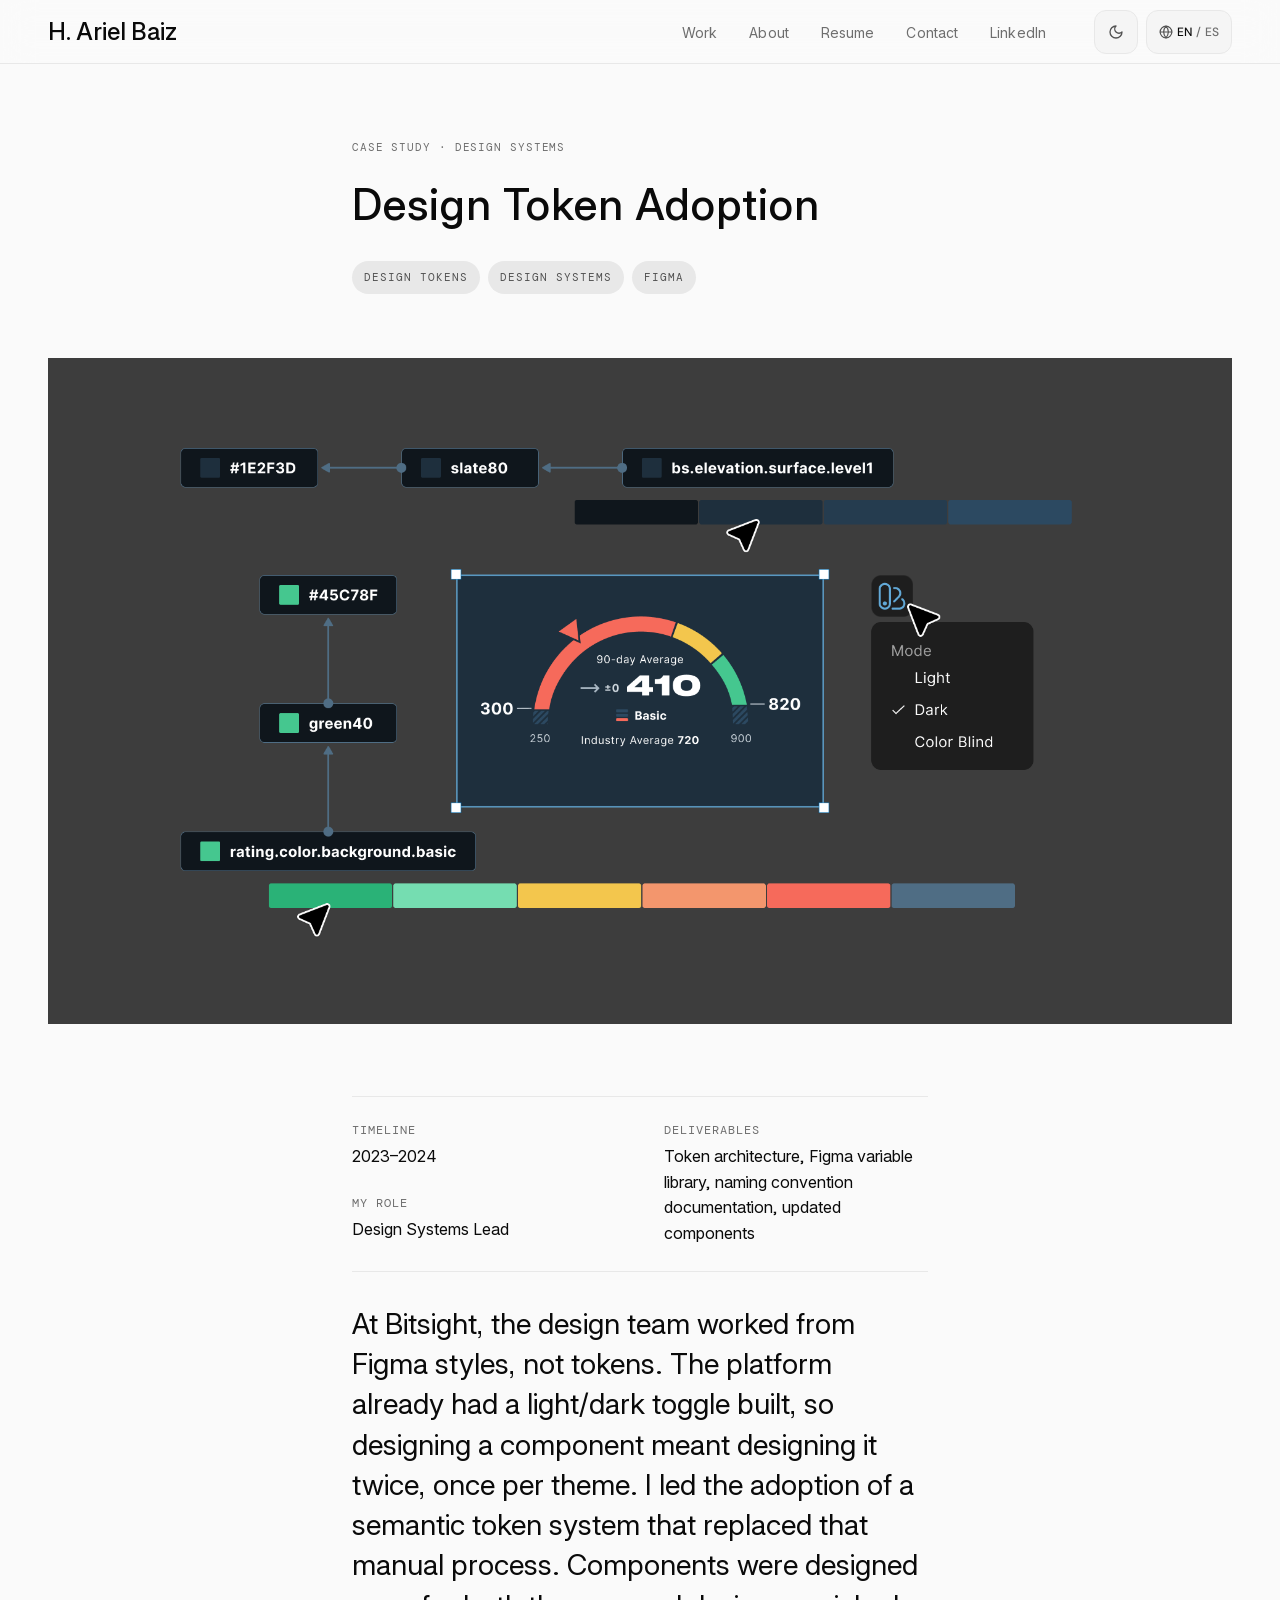
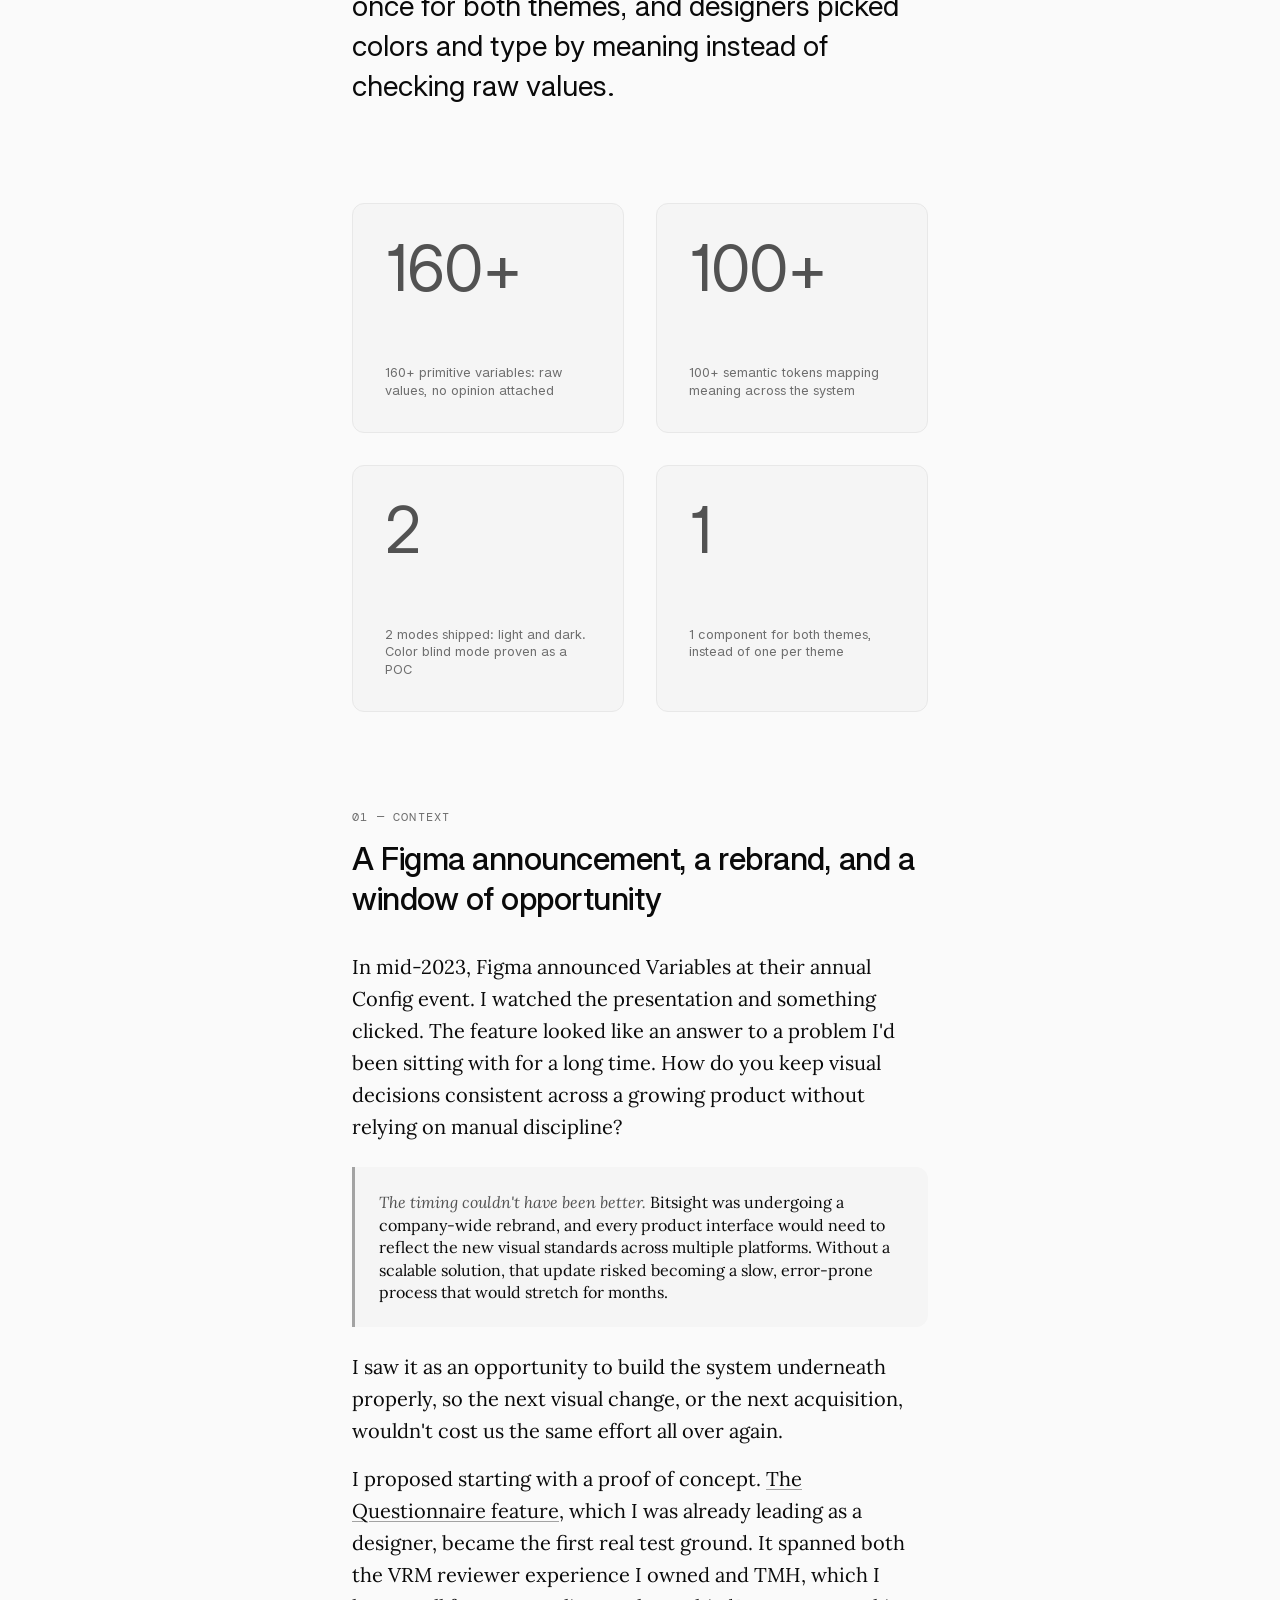
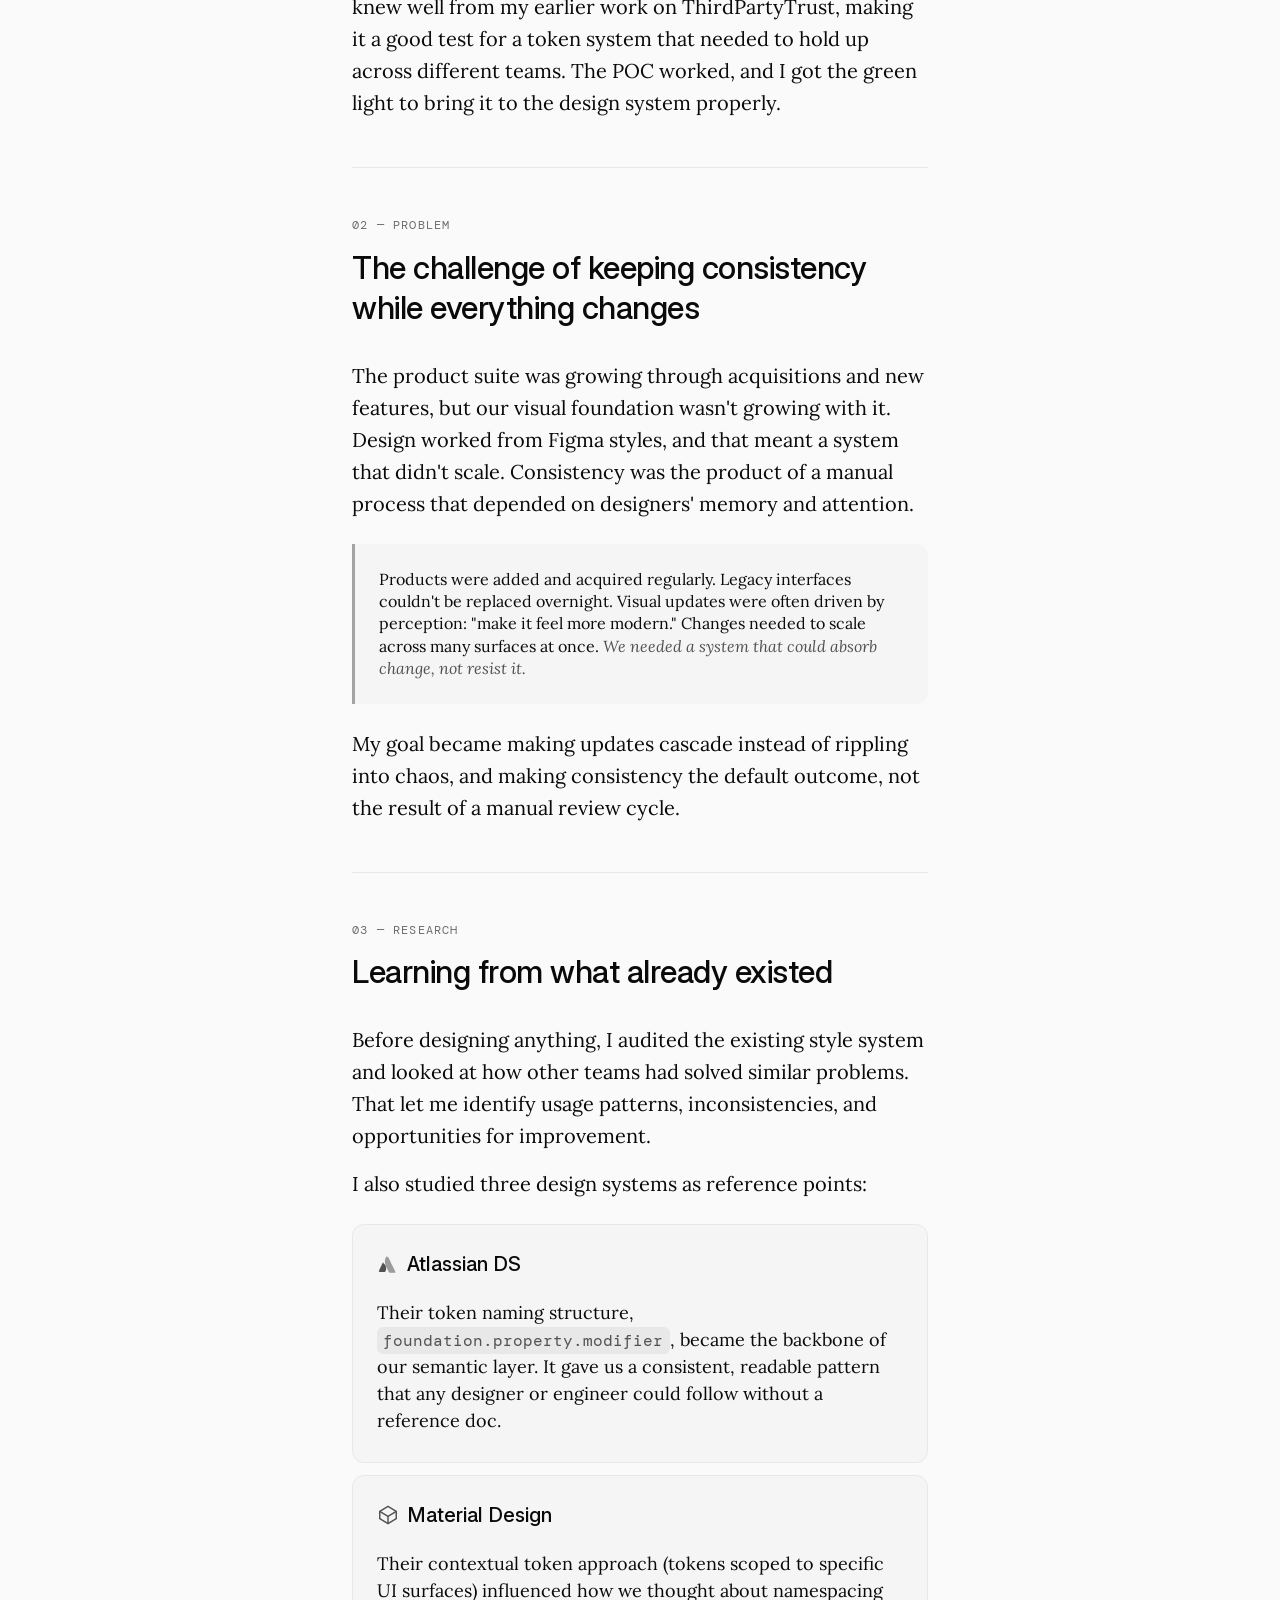
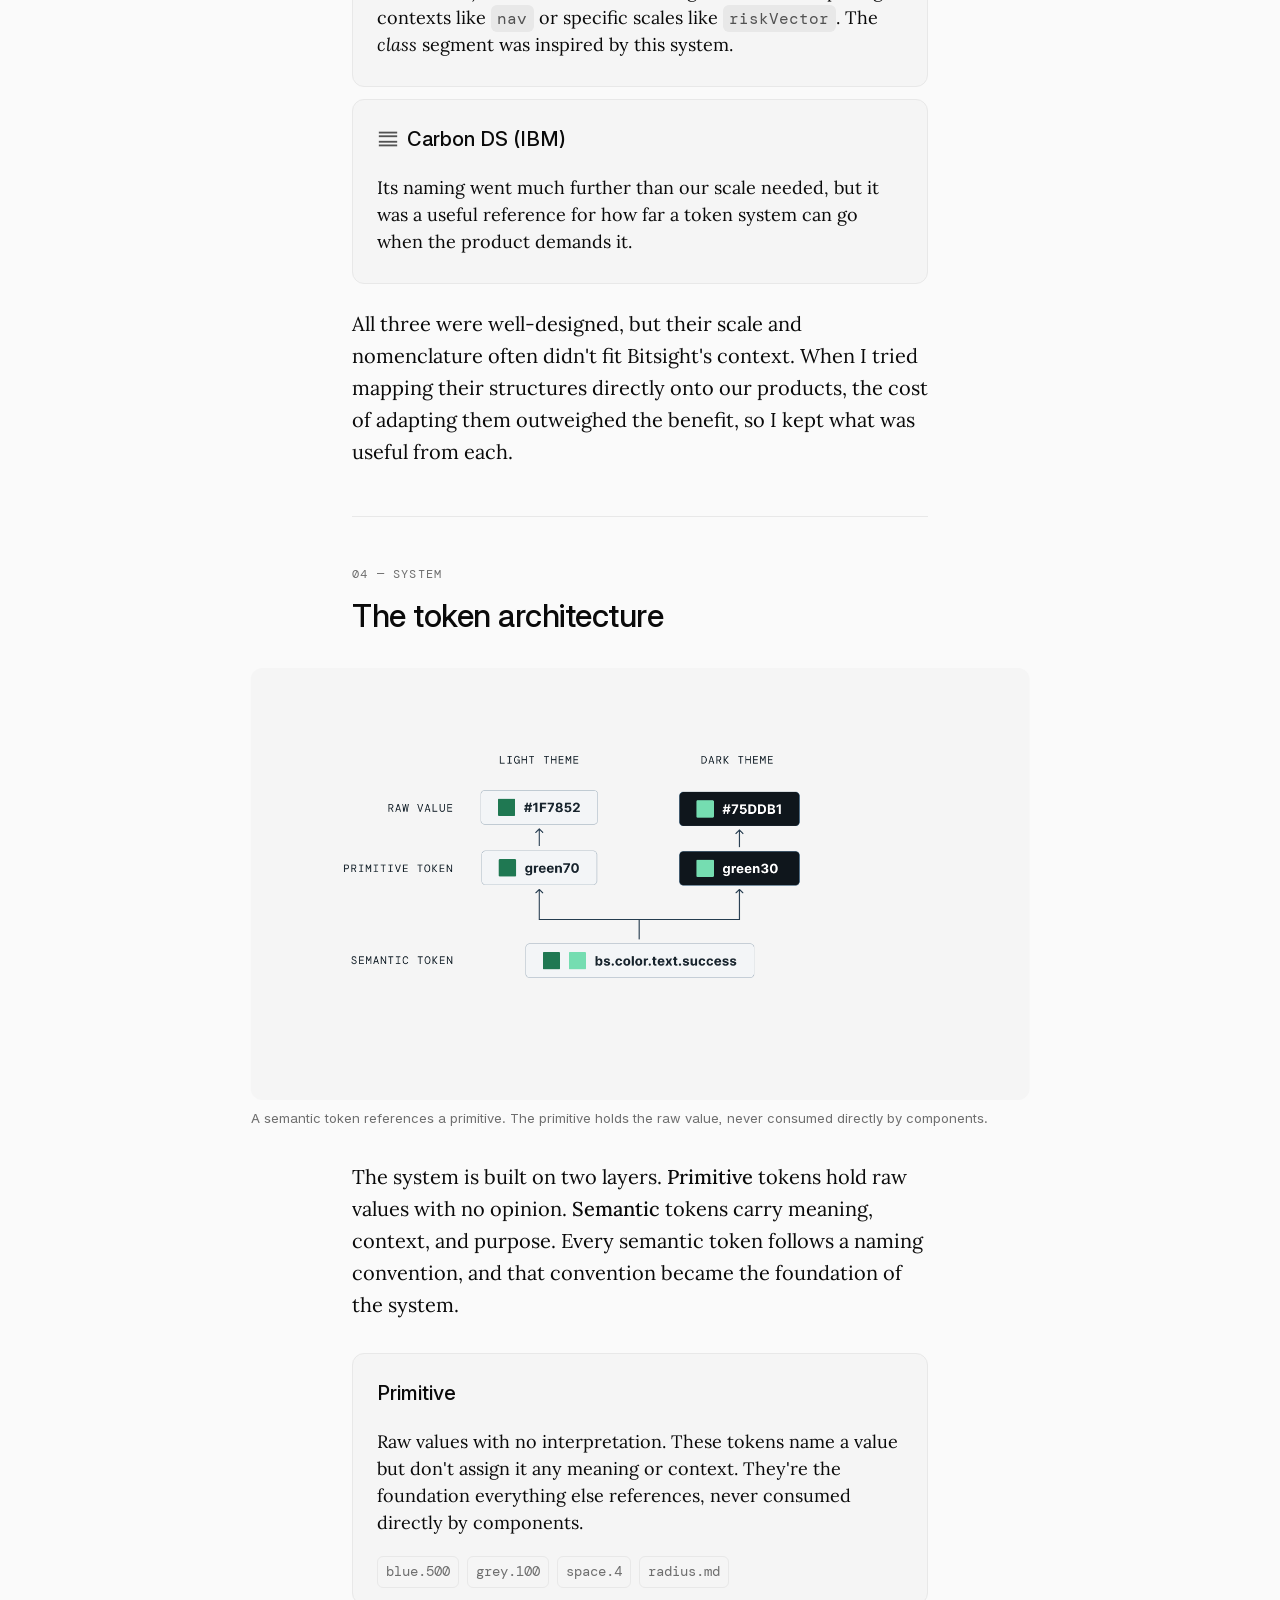
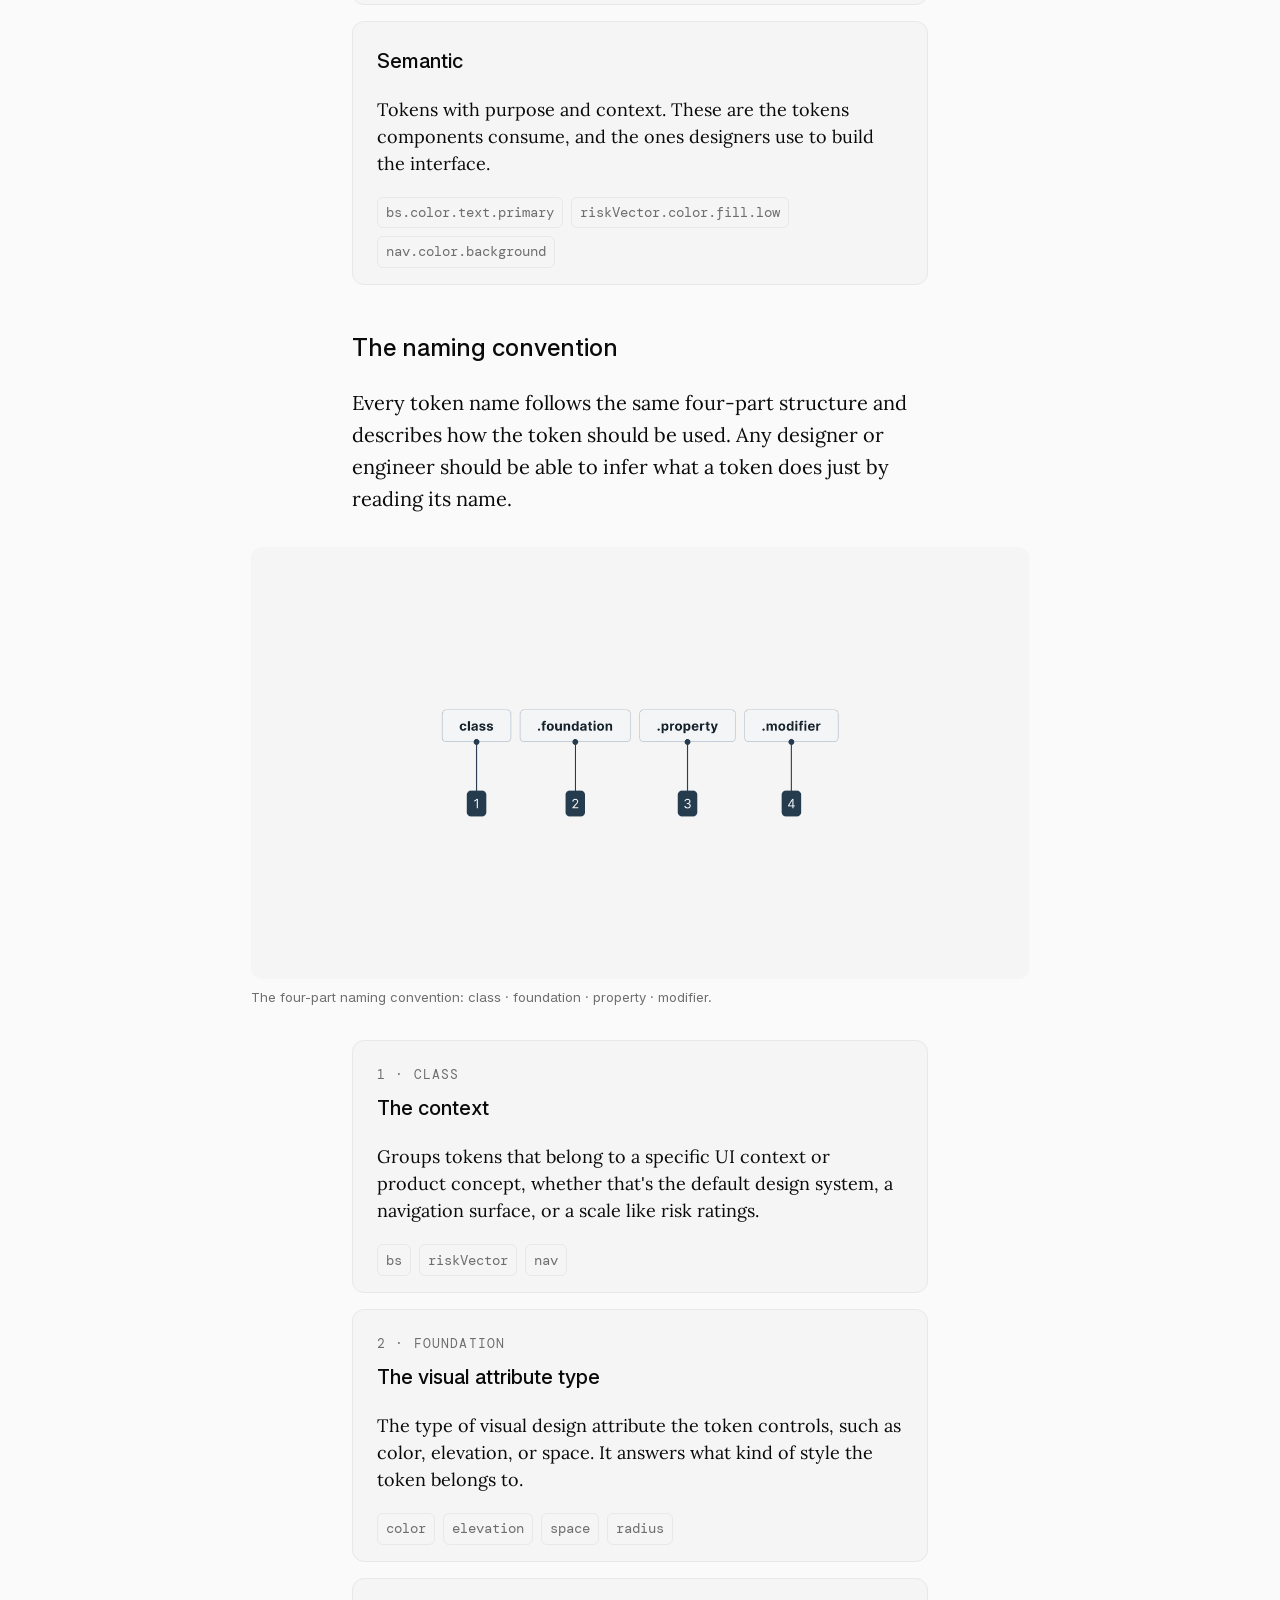
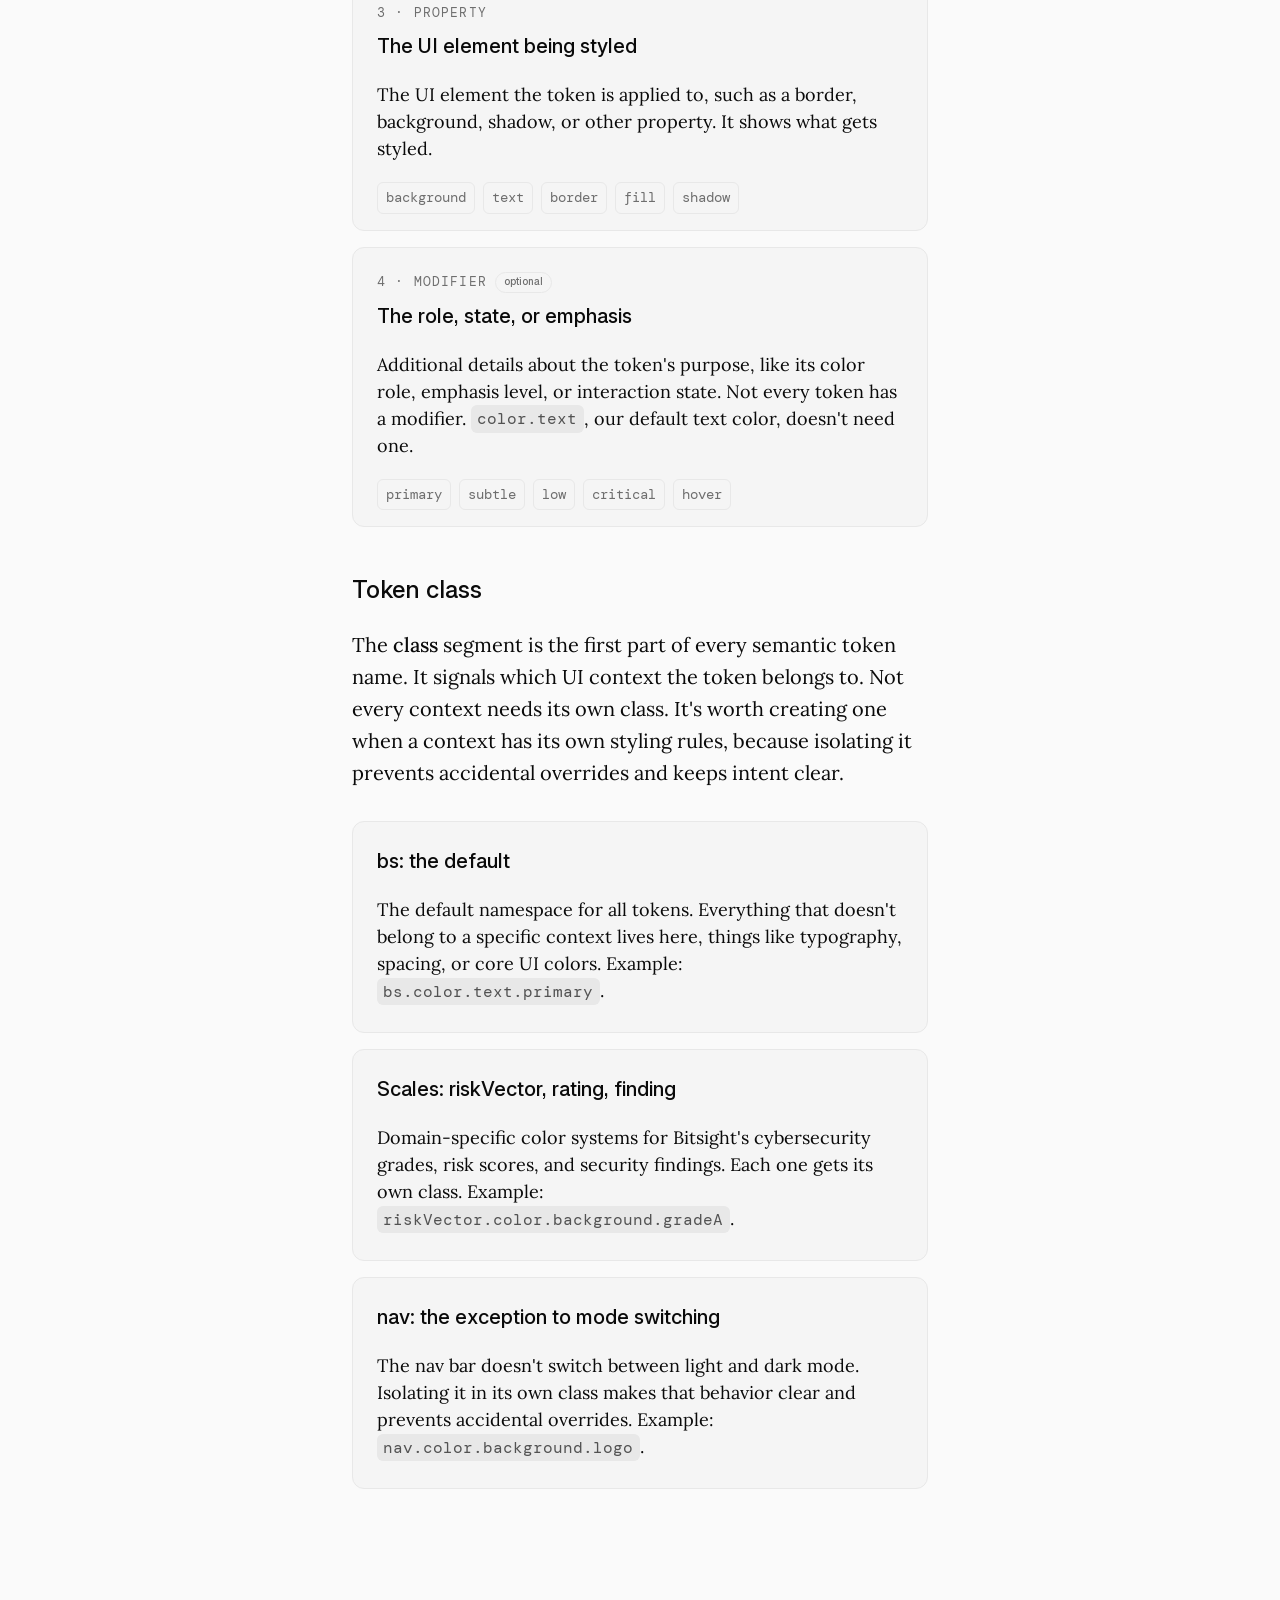
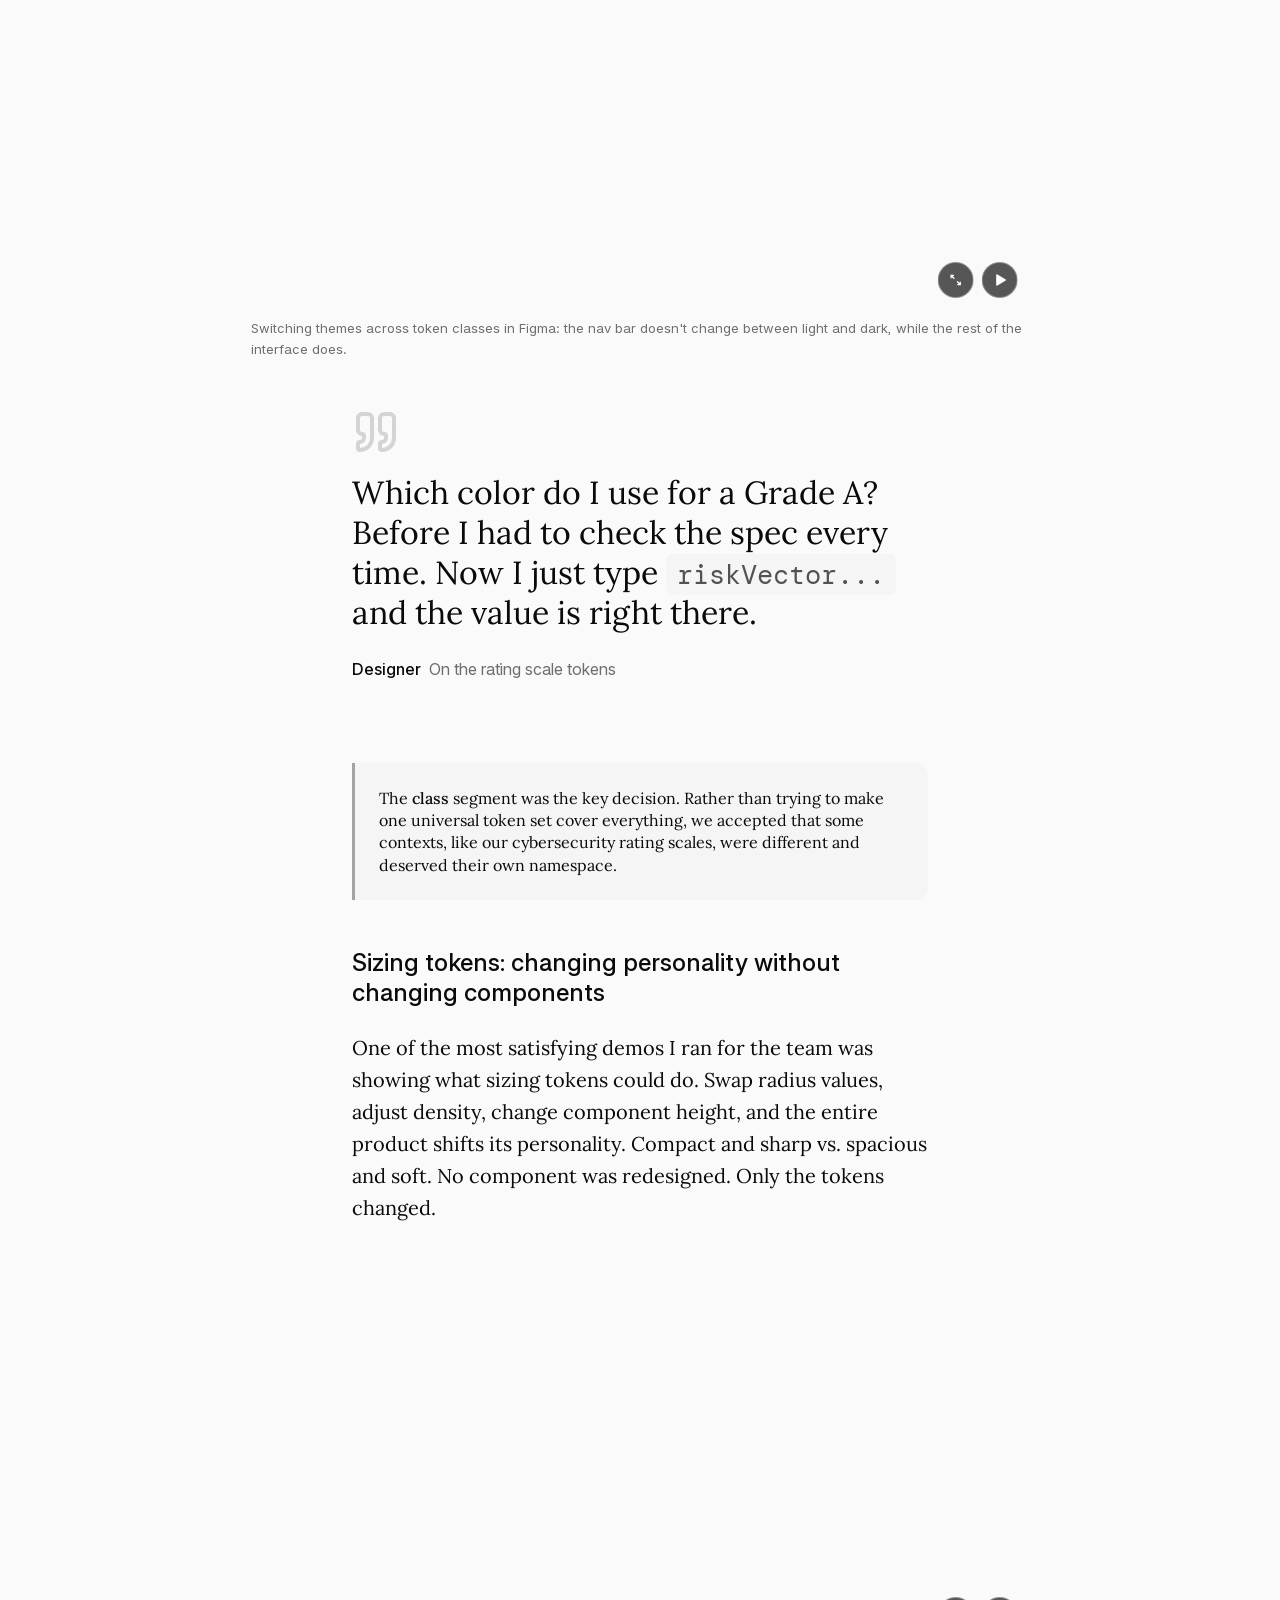
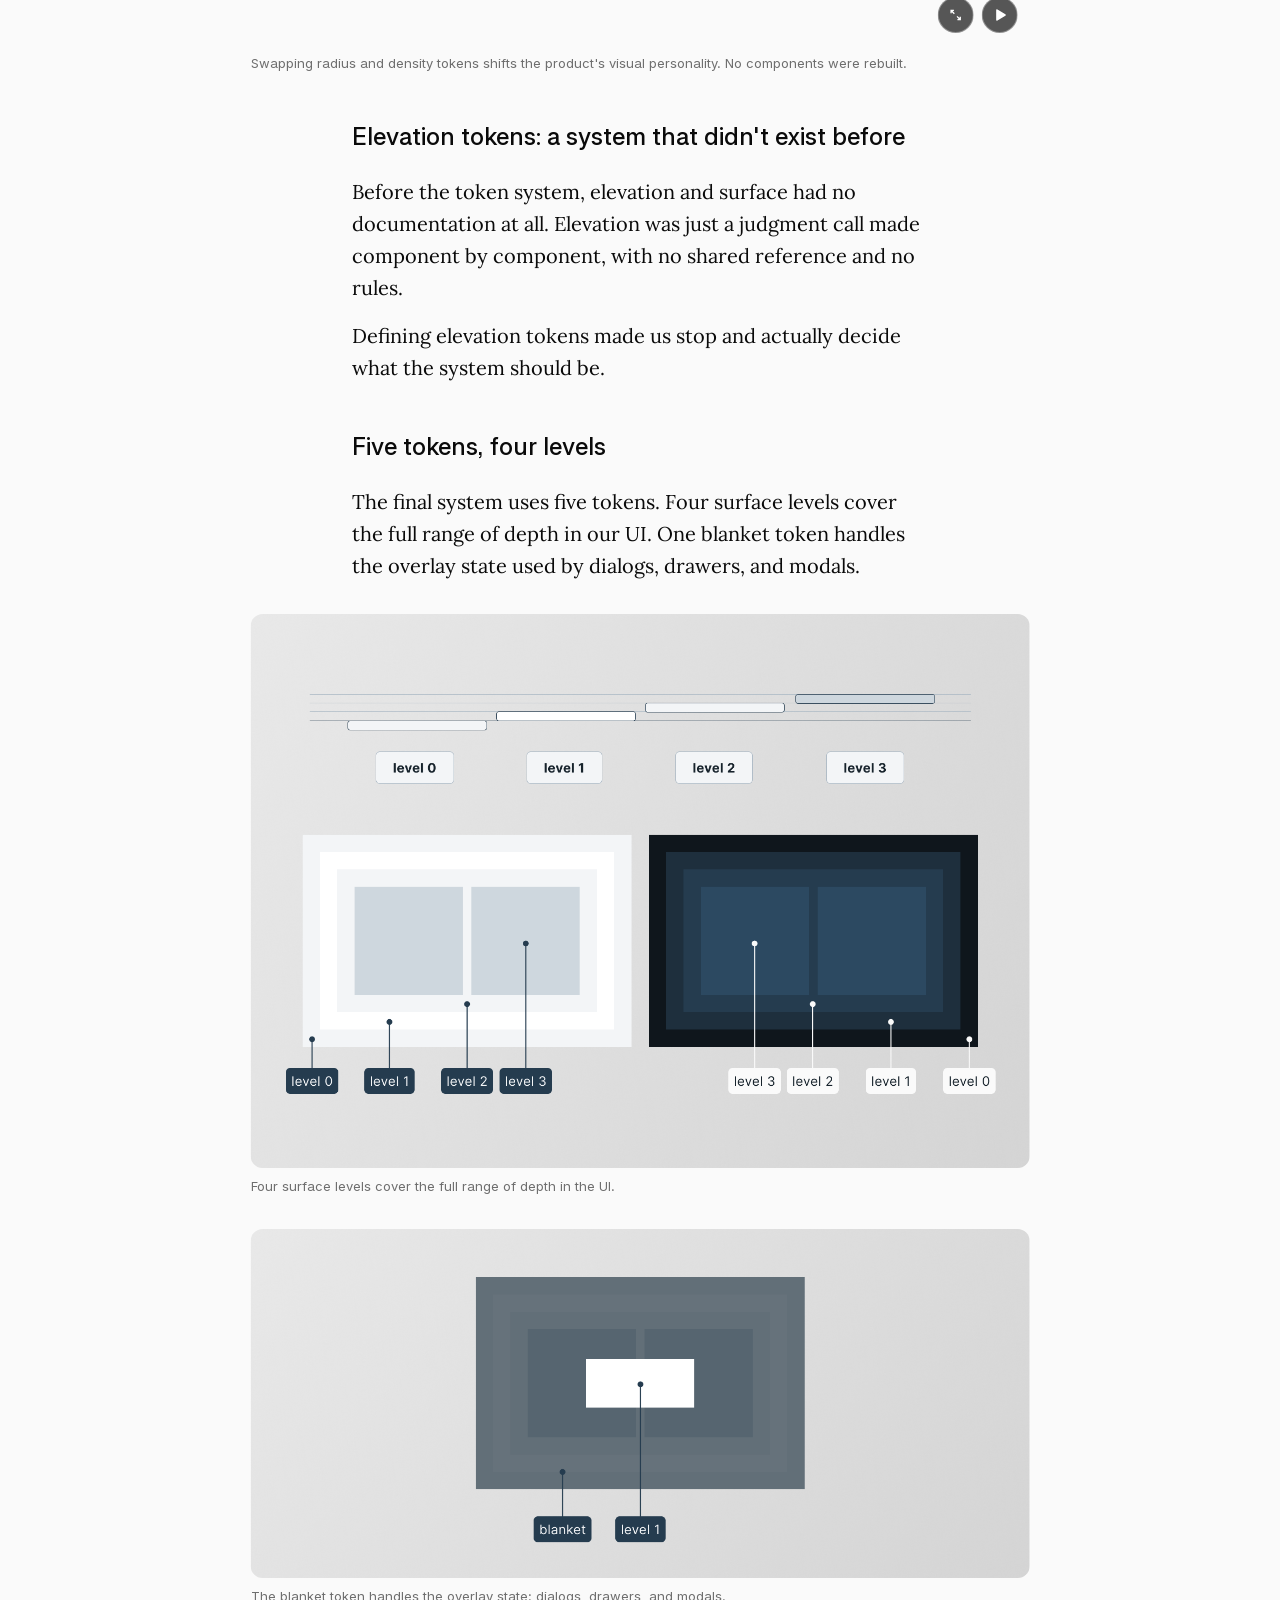
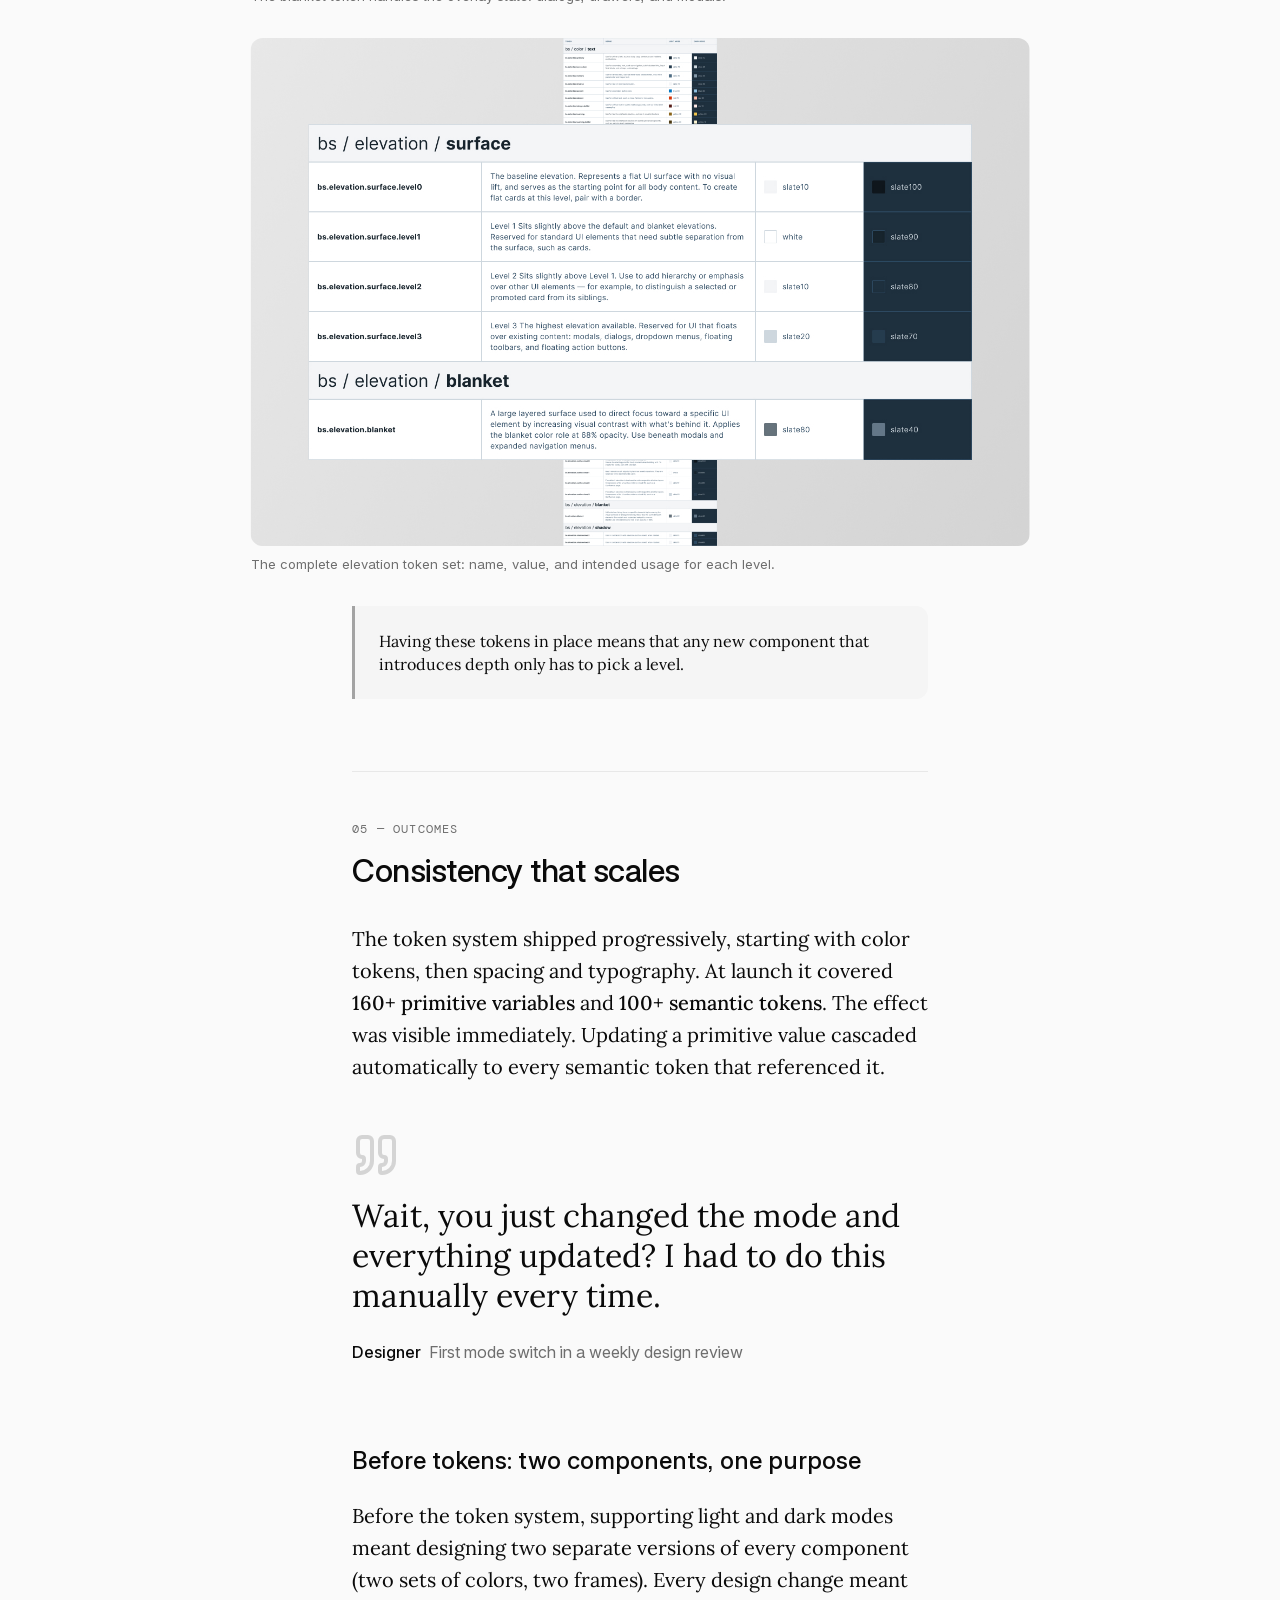
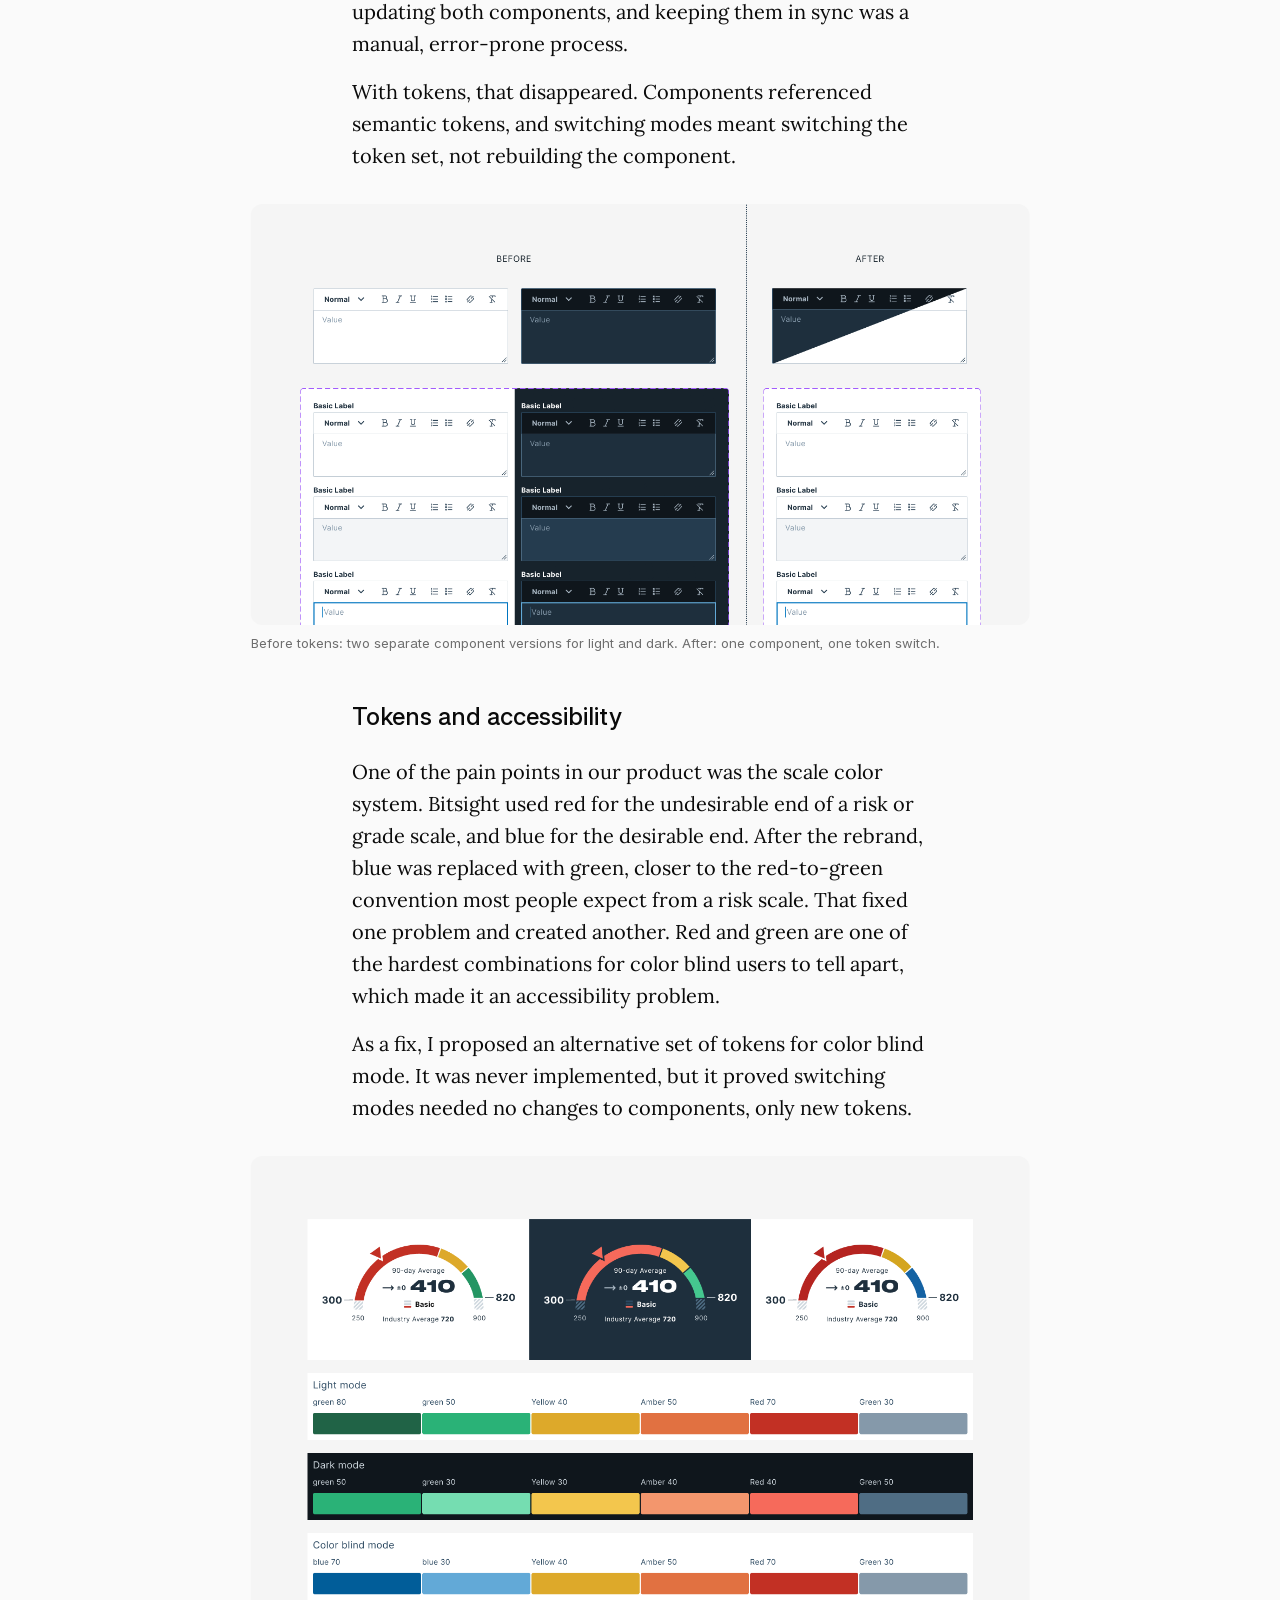
<file: case-study-design-tokens.html>
<!DOCTYPE html>
<html lang="en" data-i18n-title="meta.title.cs1" data-i18n-desc="meta.desc.cs1">
<head>
<meta charset="UTF-8" />
<link rel="preload" href="fonts/RaveoVF-subsetted.woff2" as="font" type="font/woff2" crossorigin/>
<link rel="stylesheet" href="css/tokens.css"/>
<link rel="stylesheet" href="css/base.css"/>
<link rel="stylesheet" href="css/case-study.css"/>
<link rel="stylesheet" href="css/ask.css"/>
<link rel="icon" href="images/favicon.ico" sizes="32x32"/>
  <link rel="icon" type="image/svg+xml" href="images/SVG/favicon.svg"/>
<meta name="viewport" content="width=device-width, initial-scale=1.0"/>
<title>Design Tokens Case Study — Hariel Baiz</title>
  <meta name="description" content="Case study: how I led the adoption of a semantic design token system for Bitsight's design team, replacing duplicated manual work."/>
  <link rel="canonical" href="https://harielbaiz.com/case-study-design-tokens.html"/>

  <!-- Open Graph -->
  <meta property="og:type" content="article"/>
  <meta property="og:site_name" content="Hariel Baiz — Portfolio"/>
  <meta property="og:title" content="Design Tokens Case Study — Hariel Baiz"/>
  <meta property="og:description" content="Case study: how I led the adoption of a semantic design token system for Bitsight's design team, replacing duplicated manual work."/>
  <meta property="og:url" content="https://harielbaiz.com/case-study-design-tokens.html"/>
  <meta property="og:image" content="https://harielbaiz.com/images/cs-tokens-cover.jpg"/>
  <meta property="og:image:width" content="1440"/>
  <meta property="og:image:height" content="800"/>
  <meta property="og:locale" content="en_US"/>
  <meta property="og:locale:alternate" content="es_ES"/>

  <!-- Twitter Card -->
  <meta name="twitter:card" content="summary_large_image"/>
  <meta name="twitter:title" content="Design Tokens Case Study — Hariel Baiz"/>
  <meta name="twitter:description" content="Case study: how I led the adoption of a semantic design token system for Bitsight's design team, replacing duplicated manual work."/>
  <meta name="twitter:image" content="https://harielbaiz.com/images/cs-tokens-cover.jpg"/>

  <!-- Structured data -->
  <script type="application/ld+json">
{
  "@context": "https://schema.org",
  "@type": "CreativeWork",
  "name": "Scaling Consistency with Design Tokens",
  "description": "Case study: how I led the adoption of a semantic design token system for Bitsight's design team, replacing duplicated manual work.",
  "url": "https://harielbaiz.com/case-study-design-tokens.html",
  "image": "https://harielbaiz.com/images/cs-tokens-cover.jpg",
  "author": {
    "@type": "Person",
    "name": "Hariel Baiz",
    "url": "https://harielbaiz.com/"
  },
  "creator": {
    "@type": "Person",
    "name": "Hariel Baiz"
  },
  "keywords": "Design Tokens, Design Systems, Figma"
}
  </script>
    <script type="text/javascript">
        (function(c,l,a,r,i,t,y){
            c[a]=c[a]||function(){(c[a].q=c[a].q||[]).push(arguments)};
            t=l.createElement(r);t.async=1;t.src="https://www.clarity.ms/tag/"+i;
            y=l.getElementsByTagName(r)[0];y.parentNode.insertBefore(t,y);
        })(window, document, "clarity", "script", "yc3kidrhxo");
    </script>
    <!-- Cloudflare Web Analytics -->
    <script type='module' src='https://static.cloudflareinsights.com/beacon.min.js' data-cf-beacon='{"token": "c79aaa6e01bc4ab7bf9d7ee2a056df8a"}'></script>
    <!-- End Cloudflare Web Analytics -->
</head>
<body class="on-grid">
<a class="skip-link" href="#main" data-i18n="a11y.skip">Skip to main content</a>

<!-- ── NAV ── -->
<nav>
  <a class="nav-name nav-logo" href="index.html" aria-label="H. Ariel Baiz — Home">H. Ariel Baiz</a>
  <ul class="nav-links">
    <li><a href="index.html#work" data-i18n="nav.work">Work</a></li>
    <li><a href="about.html" data-i18n="nav.about">About</a></li>
    <li><a href="downloads/Hariel-Baiz-Resume-EN.pdf" data-i18n-href="resume.href" target="_blank"><span data-i18n="nav.resume">Resume</span></a></li>
    <li><a href="#" data-email-href><span data-i18n="nav.contact">Contact</span></a></li>
    <li><a href="https://www.linkedin.com/in/hariel-baiz" class="nav-cta" target="_blank"><span data-i18n="nav.linkedin">LinkedIn</span></a></li>
  </ul>
  <div class="nav-controls">
    <button type="button" class="nav-ask" data-ask-open hidden aria-haspopup="dialog" data-i18n-aria="nav.ask" aria-label="Ask AI"><svg width="16" height="16" viewBox="0 0 24 24" fill="none" stroke="currentColor" stroke-width="2" stroke-linecap="round" stroke-linejoin="round" aria-hidden="true"><path d="M9.937 15.5A2 2 0 0 0 8.5 14.063l-6.135-1.582a.5.5 0 0 1 0-.962L8.5 9.936A2 2 0 0 0 9.937 8.5l1.582-6.135a.5.5 0 0 1 .963 0L14.063 8.5A2 2 0 0 0 15.5 9.937l6.135 1.581a.5.5 0 0 1 0 .964L15.5 14.063a2 2 0 0 0-1.437 1.437l-1.582 6.135a.5.5 0 0 1-.963 0z"/><path d="M20 3v4"/><path d="M22 5h-4"/><path d="M4 17v2"/><path d="M5 18H3"/></svg></button>
    <button class="theme-toggle" aria-label="Toggle theme">
      <span class="icon-moon"><svg width="16" height="16" viewBox="0 0 24 24" fill="none" stroke="currentColor" stroke-width="2" stroke-linecap="round" stroke-linejoin="round"><path d="M12 3a6 6 0 0 0 9 9 9 9 0 1 1-9-9Z"/></svg></span>
      <span class="icon-sun"><svg width="16" height="16" viewBox="0 0 24 24" fill="none" stroke="currentColor" stroke-width="2" stroke-linecap="round" stroke-linejoin="round"><circle cx="12" cy="12" r="4"/><path d="M12 2v2"/><path d="M12 20v2"/><path d="m4.93 4.93 1.41 1.41"/><path d="m17.66 17.66 1.41 1.41"/><path d="M2 12h2"/><path d="M20 12h2"/><path d="m6.34 17.66-1.41 1.41"/><path d="m19.07 4.93-1.41 1.41"/></svg></span>
    </button>
    <button class="lang-toggle" aria-label="Toggle language">
      <svg class="lang-icon" width="14" height="14" viewBox="0 0 24 24" fill="none" stroke="currentColor" stroke-width="2" stroke-linecap="round" stroke-linejoin="round"><circle cx="12" cy="12" r="10"/><line x1="2" y1="12" x2="22" y2="12"/><path d="M12 2a15.3 15.3 0 0 1 4 10 15.3 15.3 0 0 1-4 10 15.3 15.3 0 0 1-4-10 15.3 15.3 0 0 1 4-10z"/></svg>
      <span class="lang-active">EN</span><span class="lang-sep">/</span><span class="lang-label">ES</span>
    </button>
    <button class="nav-toggle" aria-label="Toggle menu" aria-expanded="false">
      <svg class="icon-menu" width="18" height="18" viewBox="0 0 24 24" fill="none" stroke="currentColor" stroke-width="2" stroke-linecap="round" stroke-linejoin="round"><line x1="3" y1="6" x2="21" y2="6"/><line x1="3" y1="12" x2="21" y2="12"/><line x1="3" y1="18" x2="21" y2="18"/></svg>
      <svg class="icon-close" width="18" height="18" viewBox="0 0 24 24" fill="none" stroke="currentColor" stroke-width="2" stroke-linecap="round" stroke-linejoin="round"><line x1="18" y1="6" x2="6" y2="18"/><line x1="6" y1="6" x2="18" y2="18"/></svg>
    </button>
  </div>
</nav>

<!-- ── HERO ── -->
<header class="hero">
  <div class="hero-inner">
    <div class="hero-tag" data-i18n="cs1.hero.tag">Case Study · Design Systems</div>
    <h1 data-i18n="cs1.hero.title">Scaling Consistency with Design Tokens</h1>
    <div class="hero-meta">
      <span class="chip">Design Tokens</span>
      <span class="chip">Design Systems</span>
      <span class="chip">Figma</span>
    </div>
  </div>
  <figure class="hero-cover hero-cover--placeholder">
    <img src="images/header-tokens.png" alt="Illustration of a design token system: semantic tokens reference primitive variables, which hold raw values.">
  </figure>
</header>

<div class="cs-layout">
  <nav class="cs-index" aria-label="Case study sections">
    <ol>
      <li><a href="#context"><span data-i18n="cs1.idx.context">01 — Context</span></a></li>
      <li><a href="#problem"><span data-i18n="cs1.idx.problem">02 — Problem</span></a></li>
      <li><a href="#research"><span data-i18n="cs1.idx.research">03 — Research</span></a></li>
      <li><a href="#system"><span data-i18n="cs1.idx.system">04 — System</span></a></li>
      <li><a href="#outcomes"><span data-i18n="cs1.idx.outcomes">05 — Outcomes</span></a></li>
      <li><a href="#lessons"><span data-i18n="cs1.idx.lessons">06 — Lessons</span></a></li>
    </ol>
  </nav>

  <div class="cs-frame">
  <main id="main" class="page-wrap">

    <div class="hero-facts">
      <div class="hero-facts__col">
        <div class="hero-fact">
          <span class="hero-fact-label" data-i18n="cs1.facts.timelineLabel">Timeline</span>
          <span class="hero-fact-value" data-i18n="cs1.facts.timelineValue">2023–2024</span>
        </div>
        <div class="hero-fact">
          <span class="hero-fact-label" data-i18n="cs1.facts.roleLabel">My Role</span>
          <span class="hero-fact-value" data-i18n="cs1.facts.roleValue">Design Systems Lead</span>
        </div>
      </div>
      <div class="hero-facts__col">
        <div class="hero-fact">
          <span class="hero-fact-label" data-i18n="cs1.facts.deliverablesLabel">Deliverables</span>
          <span class="hero-fact-value" data-i18n="cs1.facts.deliverablesValue">Token architecture, Figma variable library, naming convention documentation, updated components</span>
        </div>
      </div>
    </div>

    <p class="hero-sub" data-i18n="cs1.hero.sub">
      At Bitsight, the design team worked from Figma styles, not tokens. The platform already had a light/dark toggle built, so designing a component meant designing it twice, once per theme. I led the adoption of a semantic token system that replaced that manual process. Components were designed once for both themes, and designers picked colors and type by meaning instead of checking raw values.
    </p>

    <!-- OUTCOME BANNER -->
    <div class="outcome-banner" aria-label="Key outcomes">
      <div class="outcome-stat">
        <div class="number">160+</div>
        <div class="label" data-i18n="cs1.outcome.label1">160+ primitive variables: raw values, no opinion attached</div>
      </div>
      <div class="outcome-stat">
        <div class="number">100+</div>
        <div class="label" data-i18n="cs1.outcome.label2">100+ semantic tokens mapping meaning across the system</div>
      </div>
      <div class="outcome-stat">
        <div class="number">2</div>
        <div class="label" data-i18n="cs1.outcome.label3">2 modes shipped: light and dark. Color blind mode proven as a POC</div>
      </div>
      <div class="outcome-stat">
        <div class="number">1</div>
        <div class="label" data-i18n="cs1.outcome.label4">1 component for both themes, instead of one per theme</div>
      </div>
    </div>

    <!-- CONTEXT -->
    <section id="context">
      <div class="section-label" data-i18n="cs1.idx.context">01 — Context</div>
      <h2 data-i18n="cs1.context.h2">A Figma announcement, a rebrand, and a window of opportunity</h2>
      <p data-i18n="cs1.context.p1">
        In mid-2023, Figma announced Variables at their annual Config event. I watched the presentation and something clicked. The feature looked like an answer to a problem I'd been sitting with for a long time. How do you keep visual decisions consistent across a growing product without relying on manual discipline?
      </p>
      <div class="callout">
        <p data-i18n="cs1.context.callout1"><em>The timing couldn't have been better.</em> Bitsight was undergoing a company-wide rebrand, and every product interface would need to reflect the new visual standards across multiple platforms. Without a scalable solution, that update risked becoming a slow, error-prone process that would stretch for months.</p>
      </div>
      <p data-i18n="cs1.context.p2">
        I saw it as an opportunity to build the system underneath properly, so the next visual change, or the next acquisition, wouldn't cost us the same effort all over again.
      </p>
      <p data-i18n="cs1.context.p3">
        I proposed starting with a proof of concept. <a href="case-study-infosec-questionnaire.html">The Questionnaire feature</a>, which I was already leading as a designer, became the first real test ground. It spanned both the VRM reviewer experience I owned and TMH, which I knew well from my earlier work on ThirdPartyTrust, making it a good test for a token system that needed to hold up across different teams. The POC worked, and I got the green light to bring it to the design system properly.
      </p>
    </section>

    <!-- THE PROBLEM -->
    <section id="problem">
      <div class="section-label" data-i18n="cs1.idx.problem">02 — Problem</div>
      <h2 data-i18n="cs1.problem.h2">The challenge of keeping consistency while everything changes</h2>
      <p data-i18n="cs1.problem.p1">
        The product suite was growing through acquisitions and new features, but our visual foundation wasn't growing with it. Design worked from Figma styles, and that meant a system that didn't scale. Consistency was the product of a manual process that depended on designers' memory and attention.
      </p>
      <div class="callout">
        <p data-i18n="cs1.problem.callout1">Products were added and acquired regularly. Legacy interfaces couldn't be replaced overnight. Visual updates were often driven by perception: "make it feel more modern." Changes needed to scale across many surfaces at once. <em>We needed a system that could absorb change, not resist it.</em></p>
      </div>
      <p data-i18n="cs1.problem.p3">
        My goal became making updates cascade instead of rippling into chaos, and making consistency the default outcome, not the result of a manual review cycle.
      </p>
    </section>

    <!-- RESEARCH -->
    <section id="research">
      <div class="section-label" data-i18n="cs1.idx.research">03 — Research &amp; Discovery</div>
      <h2 data-i18n="cs1.research.h2">Learning from what already existed</h2>
      <p data-i18n="cs1.research.p1">
        Before designing anything, I audited the existing style system and looked at how other teams had solved similar problems. That let me identify usage patterns, inconsistencies, and opportunities for improvement.
      </p>
      <p data-i18n="cs1.research.p2">
        I also studied three design systems as reference points:
      </p>
      <div class="ref-row">
        <div class="cs-card">
          <div class="card-title-row">
            <svg class="card-logo" viewBox="0 0 24 24" fill="none" aria-hidden="true"><path d="M7.6 10.8a.9.9 0 0 0-1.53.16L2.1 19.4a.85.85 0 0 0 .76 1.23h5.5a.85.85 0 0 0 .77-.49c1.2-2.5 1.94-6.3-2.53-9.34z" fill="currentColor"/><path d="M10.4 3.4a11.7 11.7 0 0 0-.4 11.4l3.03 6.3a.85.85 0 0 0 .77.49h5.5a.85.85 0 0 0 .76-1.23s-7.6-15.36-7.87-15.9a.86.86 0 0 0-1.5-.06z" fill="currentColor" opacity="0.55"/></svg>
            <div class="card-title">Atlassian DS</div>
          </div>
          <p data-i18n="cs1.research.card1">Their token naming structure, <code>foundation.property.modifier</code>, became the backbone of our semantic layer. It gave us a consistent, readable pattern that any designer or engineer could follow without a reference doc.</p>
        </div>
        <div class="cs-card">
          <div class="card-title-row">
            <svg class="card-logo" viewBox="0 0 24 24" fill="none" aria-hidden="true"><path d="M12 2.5 3 8v8l9 5.5 9-5.5V8z" stroke="currentColor" stroke-width="1.6" stroke-linejoin="round"/><path d="M3 8l9 5.5L21 8" stroke="currentColor" stroke-width="1.6" stroke-linejoin="round"/><path d="M12 13.5V21.5" stroke="currentColor" stroke-width="1.6"/></svg>
            <div class="card-title">Material Design</div>
          </div>
          <p data-i18n="cs1.research.card2">Their contextual token approach (tokens scoped to specific UI surfaces) influenced how we thought about namespacing contexts like <code>nav</code> or specific scales like <code>riskVector</code>. The <em>class</em> segment was inspired by this system.</p>
        </div>
        <div class="cs-card">
          <div class="card-title-row">
            <svg class="card-logo" viewBox="0 0 24 24" fill="none" aria-hidden="true"><rect x="2" y="4" width="20" height="2" fill="currentColor"/><rect x="2" y="8" width="20" height="2" fill="currentColor"/><rect x="2" y="14" width="20" height="2" fill="currentColor"/><rect x="2" y="18" width="20" height="2" fill="currentColor"/></svg>
            <div class="card-title">Carbon DS (IBM)</div>
          </div>
          <p data-i18n="cs1.research.card3">Its naming went much further than our scale needed, but it was a useful reference for how far a token system can go when the product demands it.</p>
        </div>
      </div>
      <p data-i18n="cs1.research.p3">
        All three were well-designed, but their scale and nomenclature often didn't fit Bitsight's context. When I tried mapping their structures directly onto our products, the cost of adapting them outweighed the benefit, so I kept what was useful from each.
      </p>
    </section>

    <!-- THE SYSTEM -->
    <section id="system">
      <div class="section-label" data-i18n="cs1.idx.system">04 — Design Decisions</div>
      <h2 data-i18n="cs1.system.h2">The token architecture</h2>

      <!-- TOKEN → PRIMITIVE → RAW VALUE IMAGE -->
      <div class="media-block">
        <img src="images/token-reference-chain.png" alt="Diagram showing how a semantic token references a primitive variable, which holds the raw value" />
        <p class="media-caption" data-i18n="cs1.system.caption1">A semantic token references a primitive. The primitive holds the raw value, never consumed directly by components.</p>
      </div>

      <p data-i18n="cs1.system.p1">
        The system is built on two layers. <strong>Primitive</strong> tokens hold raw values with no opinion. <strong>Semantic</strong> tokens carry meaning, context, and purpose. Every semantic token follows a naming convention, and that convention became the foundation of the system.
      </p>

      <div class="seg-defs">
        <div class="cs-card">
          <div class="card-title" data-i18n="cs1.system.card1title">Primitive</div>
          <p data-i18n="cs1.system.card1p">Raw values with no interpretation. These tokens name a value but don't assign it any meaning or context. They're the foundation everything else references, never consumed directly by components.</p>
          <div class="layer-examples">
            <span class="token-tag">blue.500</span>
            <span class="token-tag">grey.100</span>
            <span class="token-tag">space.4</span>
            <span class="token-tag">radius.md</span>
          </div>
        </div>
        <div class="cs-card">
          <div class="card-title" data-i18n="cs1.system.card2title">Semantic</div>
          <p data-i18n="cs1.system.card2p">Tokens with purpose and context. These are the tokens components consume, and the ones designers use to build the interface.</p>
          <div class="layer-examples">
            <span class="token-tag">bs.color.text.primary</span>
            <span class="token-tag">riskVector.color.fill.low</span>
            <span class="token-tag">nav.color.background</span>
          </div>

        </div>
      </div>

      <h3 data-i18n="cs1.system.h3a">The naming convention</h3>
      <p data-i18n="cs1.system.p2">Every token name follows the same four-part structure and describes how the token should be used. Any designer or engineer should be able to infer what a token does just by reading its name.</p>

      <!-- TOKEN STRUCTURE IMAGE -->
      <div class="media-block">
        <img src="images/token-naming-structure.jpg" alt="Diagram showing the four named parts of a semantic token: class, foundation, property, and modifier" />
        <p class="media-caption" data-i18n="cs1.system.caption2">The four-part naming convention: class · foundation · property · modifier.</p>
      </div>

      <!-- SEGMENT DEFINITIONS -->
      <div class="seg-defs">
        <div class="cs-card">
          <div class="card-label" data-i18n="cs1.system.seg1label">1 · Class</div>
          <div class="card-title" data-i18n="cs1.system.seg1title">The context</div>
          <p data-i18n="cs1.system.seg1p">Groups tokens that belong to a specific UI context or product concept, whether that's the default design system, a navigation surface, or a scale like risk ratings.</p>
          <div class="layer-examples">
            <span class="token-tag">bs</span>
            <span class="token-tag">riskVector</span>
            <span class="token-tag">nav</span>
          </div>
        </div>
        <div class="cs-card">
          <div class="card-label" data-i18n="cs1.system.seg2label">2 · Foundation</div>
          <div class="card-title" data-i18n="cs1.system.seg2title">The visual attribute type</div>
          <p data-i18n="cs1.system.seg2p">The type of visual design attribute the token controls, such as color, elevation, or space. It answers what kind of style the token belongs to.</p>
          <div class="layer-examples">
            <span class="token-tag">color</span>
            <span class="token-tag">elevation</span>
            <span class="token-tag">space</span>
            <span class="token-tag">radius</span>
          </div>
        </div>
        <div class="cs-card">
          <div class="card-label" data-i18n="cs1.system.seg3label">3 · Property</div>
          <div class="card-title" data-i18n="cs1.system.seg3title">The UI element being styled</div>
          <p data-i18n="cs1.system.seg3p">The UI element the token is applied to, such as a border, background, shadow, or other property. It shows what gets styled.</p>
          <div class="layer-examples">
            <span class="token-tag">background</span>
            <span class="token-tag">text</span>
            <span class="token-tag">border</span>
            <span class="token-tag">fill</span>
            <span class="token-tag">shadow</span>
          </div>
        </div>
        <div class="cs-card">
          <div class="card-label" data-i18n="cs1.system.seg4label">4 · Modifier <span class="sd-optional-badge">optional</span></div>
          <div class="card-title" data-i18n="cs1.system.seg4title">The role, state, or emphasis</div>
          <p data-i18n="cs1.system.seg4p">Additional details about the token's purpose, like its color role, emphasis level, or interaction state. Not every token has a modifier. <code>color.text</code>, our default text color, doesn't need one.</p>
          <div class="layer-examples">
            <span class="token-tag">primary</span>
            <span class="token-tag">subtle</span>
            <span class="token-tag">low</span>
            <span class="token-tag">critical</span>
            <span class="token-tag">hover</span>
          </div>
        </div>
      </div>

      <h3 data-i18n="cs1.system.h3b">Token class</h3>
      <p data-i18n="cs1.system.p3">The <strong>class</strong> segment is the first part of every semantic token name. It signals which UI context the token belongs to. Not every context needs its own class. It's worth creating one when a context has its own styling rules, because isolating it prevents accidental overrides and keeps intent clear.</p>

      <div class="seg-defs">
          <div class="cs-card">
            <div class="card-title" data-i18n="cs1.system.ns1title">bs: the default</div>
            <p data-i18n="cs1.system.ns1p">The default namespace for all tokens. Everything that doesn't belong to a specific context lives here, things like typography, spacing, or core UI colors. Example: <code>bs.color.text.primary</code>.</p>
          </div>
          <div class="cs-card">
            <div class="card-title" data-i18n="cs1.system.ns2title">Scales: riskVector, rating, finding</div>
            <p data-i18n="cs1.system.ns2p">Domain-specific color systems for Bitsight's cybersecurity grades, risk scores, and security findings. Each one gets its own class. Example: <code>riskVector.color.background.gradeA</code>.</p>
          </div>
          <div class="cs-card">
            <div class="card-title" data-i18n="cs1.system.ns3title">nav: the exception to mode switching</div>
            <p data-i18n="cs1.system.ns3p">The nav bar doesn't switch between light and dark mode. Isolating it in its own class makes that behavior clear and prevents accidental overrides. Example: <code>nav.color.background.logo</code>.</p>
          </div>
      </div>
      <!-- VIDEO PLACEHOLDER -->
          <div class="media-block">
            <video autoplay loop muted playsinline>
              <source src="images/class-segment.mp4" type="video/mp4">
            </video>
            <p class="media-caption" data-i18n="cs1.system.caption3">Switching themes across token classes in Figma: the nav bar doesn't change between light and dark, while the rest of the interface does.</p>
          </div>

      <div class="testimonial-card testimonial-card--inline">
        <div class="quote-icon"><svg viewBox="0 0 24 24" fill="none" stroke="currentColor" stroke-width="2" stroke-linecap="round" stroke-linejoin="round"><path d="M16 3a2 2 0 0 0-2 2v6a2 2 0 0 0 2 2 1 1 0 0 1 1 1v1a2 2 0 0 1-2 2 1 1 0 0 0-1 1v2a1 1 0 0 0 1 1 6 6 0 0 0 6-6V5a2 2 0 0 0-2-2z"/><path d="M5 3a2 2 0 0 0-2 2v6a2 2 0 0 0 2 2 1 1 0 0 1 1 1v1a2 2 0 0 1-2 2 1 1 0 0 0-1 1v2a1 1 0 0 0 1 1 6 6 0 0 0 6-6V5a2 2 0 0 0-2-2z"/></svg></div>
        <div class="testimonial-quote" data-i18n="cs1.system.quote1">
          Which color do I use for a Grade A? Before I had to check the spec every time. Now I just type <code>riskVector...</code> and the value is right there.
        </div>
        <div class="testimonial-meta">
          <span class="t-role" data-i18n="cs1.system.quote1role">Designer</span>
          <span class="t-moment" data-i18n="cs1.system.quote1moment">On the rating scale tokens</span>
        </div>
      </div>

      <div class="callout">
        <p data-i18n="cs1.system.callout1">The <strong>class</strong> segment was the key decision. Rather than trying to make one universal token set cover everything, we accepted that some contexts, like our cybersecurity rating scales, were different and deserved their own namespace.</p>
      </div>

      <h3 data-i18n="cs1.system.h3c">Sizing tokens: changing personality without changing components</h3>
      <p data-i18n="cs1.system.p4">
        One of the most satisfying demos I ran for the team was showing what sizing tokens could do. Swap radius values, adjust density, change component height, and the entire product shifts its personality. Compact and sharp vs. spacious and soft. No component was redesigned. Only the tokens changed.
      </p>

      <!-- VIDEO PLACEHOLDER -->
       <div class="media-block">
        <video autoplay loop muted playsinline>
          <source src="images/spacing-tokens.mp4" type="video/mp4">
        </video>
        <p class="media-caption" data-i18n="cs1.system.caption4">Swapping radius and density tokens shifts the product's visual personality. No components were rebuilt.</p>
      </div>

      <h3 data-i18n="cs1.system.h3d">Elevation tokens: a system that didn't exist before</h3>
      <p data-i18n="cs1.system.p5">
        Before the token system, elevation and surface had no documentation at all. Elevation was just a judgment call made component by component, with no shared reference and no rules.
      </p>
      <p data-i18n="cs1.system.p6">
        Defining elevation tokens made us stop and actually decide what the system should be.
      </p>

      <h3 data-i18n="cs1.system.h3e">Five tokens, four levels</h3>
      <p data-i18n="cs1.system.p7">
        The final system uses five tokens. Four surface levels cover the full range of depth in our UI. One blanket token handles the overlay state used by dialogs, drawers, and modals.
      </p>
      <!-- IMAGE PLACEHOLDER -->
      <div class="media-block">
        <img src="images/elevation.png" alt="Diagram showing the four levels of elevation token" />
        <p class="media-caption" data-i18n="cs1.system.caption5">Four surface levels cover the full range of depth in the UI.</p>
      </div>
      <div class="media-block">
        <img src="images/blanket.png" alt="Diagram showing the blanket element of an elevation token" />
        <p class="media-caption" data-i18n="cs1.system.caption6">The blanket token handles the overlay state: dialogs, drawers, and modals.</p>
      </div>
      <div class="media-block">
        <img src="images/elevation-table.jpg" alt="Definition of elevation tokens" />
        <p class="media-caption" data-i18n="cs1.system.caption7">The complete elevation token set: name, value, and intended usage for each level.</p>
      </div>

      <div class="callout">
        <p data-i18n="cs1.system.callout3">Having these tokens in place means that any new component that introduces depth only has to pick a level.</p>
      </div>
    </section>

    <!-- OUTCOMES -->
    <section id="outcomes">
      <div class="section-label" data-i18n="cs1.idx.outcomes">05 — Outcomes</div>
      <h2 data-i18n="cs1.outcomes.h2">Consistency that scales</h2>
      <p data-i18n="cs1.outcomes.p1">
        The token system shipped progressively, starting with color tokens, then spacing and typography. At launch it covered <strong>160+ primitive variables</strong> and <strong>100+ semantic tokens</strong>. The effect was visible immediately. Updating a primitive value cascaded automatically to every semantic token that referenced it.
      </p>
      <div class="testimonial-card testimonial-card--inline">
        <div class="quote-icon"><svg viewBox="0 0 24 24" fill="none" stroke="currentColor" stroke-width="2" stroke-linecap="round" stroke-linejoin="round"><path d="M16 3a2 2 0 0 0-2 2v6a2 2 0 0 0 2 2 1 1 0 0 1 1 1v1a2 2 0 0 1-2 2 1 1 0 0 0-1 1v2a1 1 0 0 0 1 1 6 6 0 0 0 6-6V5a2 2 0 0 0-2-2z"/><path d="M5 3a2 2 0 0 0-2 2v6a2 2 0 0 0 2 2 1 1 0 0 1 1 1v1a2 2 0 0 1-2 2 1 1 0 0 0-1 1v2a1 1 0 0 0 1 1 6 6 0 0 0 6-6V5a2 2 0 0 0-2-2z"/></svg></div>
        <div class="testimonial-quote" data-i18n="cs1.outcomes.quote1">Wait, you just changed the mode and everything updated? I had to do this manually every time.</div>
        <div class="testimonial-meta">
          <span class="t-role" data-i18n="cs1.outcomes.quote1role">Designer</span>
          <span class="t-moment" data-i18n="cs1.outcomes.quote1moment">First mode switch in a weekly design review</span>
        </div>
      </div>
      <h3 data-i18n="cs1.outcomes.h3a">Before tokens: two components, one purpose</h3>
      <p data-i18n="cs1.outcomes.p3">
        Before the token system, supporting light and dark modes meant designing two separate versions of every component (two sets of colors, two frames). Every design change meant updating both components, and keeping them in sync was a manual, error-prone process.
      </p>
      <p data-i18n="cs1.outcomes.p4">
        With tokens, that disappeared. Components referenced semantic tokens, and switching modes meant switching the token set, not rebuilding the component.
      </p>
      <div class="media-block">
        <img src="images/before-after.png" alt="two component versions: light + dark, hardcoded vs. one component mode switched via tokens " />
        <p class="media-caption" data-i18n="cs1.outcomes.caption1">Before tokens: two separate component versions for light and dark. After: one component, one token switch.</p>
      </div>

      <h3 data-i18n="cs1.outcomes.h3b">Tokens and accessibility</h3>
      <p data-i18n="cs1.outcomes.p5">
        One of the pain points in our product was the scale color system. Bitsight used red for the undesirable end of a risk or grade scale, and blue for the desirable end. After the rebrand, blue was replaced with green, closer to the red-to-green convention most people expect from a risk scale. That fixed one problem and created another. Red and green are one of the hardest combinations for color blind users to tell apart, which made it an accessibility problem.
      </p>
      <p data-i18n="cs1.outcomes.p6">
        As a fix, I proposed an alternative set of tokens for color blind mode. It was never implemented, but it proved switching modes needed no changes to components, only new tokens.
      </p>

      <div class="media-block">
        <img src="images/color-blind-mode.png" alt="Color blind mode comparison" />
        <p class="media-caption" data-i18n="cs1.outcomes.caption2">Color blind mode (proof of concept): same semantic tokens, an alternative primitive set of accessible colors.</p>
      </div>

      <div class="callout">
        <p data-i18n="cs1.outcomes.callout1">This was a direct result of the token architecture. If colors had been hardcoded, adding an accessible mode would have required designing a new set of components for each scale. With tokens, all it took was one set of alternative primitive values.</p>
      </div>

      <h3 data-i18n="cs1.outcomes.h3c">The users were my teammates</h3>
      <p data-i18n="cs1.outcomes.p7">
        This project reminded me of the first design system I designed at ThirdPartyTrust. The users were my teammates, and me.
      </p>
      <p data-i18n="cs1.outcomes.p8">
        I got to see the reactions in real time, in weekly syncs and in Figma comments. There's something different about designing a tool that makes your colleagues' work easier, or seeing their face light up the first time they switch a mode and the whole interface updates in one click.
      </p>
      <div class="testimonial-card testimonial-card--inline">
          <div class="quote-icon"><svg viewBox="0 0 24 24" fill="none" stroke="currentColor" stroke-width="2" stroke-linecap="round" stroke-linejoin="round"><path d="M16 3a2 2 0 0 0-2 2v6a2 2 0 0 0 2 2 1 1 0 0 1 1 1v1a2 2 0 0 1-2 2 1 1 0 0 0-1 1v2a1 1 0 0 0 1 1 6 6 0 0 0 6-6V5a2 2 0 0 0-2-2z"/><path d="M5 3a2 2 0 0 0-2 2v6a2 2 0 0 0 2 2 1 1 0 0 1 1 1v1a2 2 0 0 1-2 2 1 1 0 0 0-1 1v2a1 1 0 0 0 1 1 6 6 0 0 0 6-6V5a2 2 0 0 0-2-2z"/></svg></div>
          <div class="testimonial-quote" data-i18n="cs1.outcomes.quote2">
            I used to search for the hex. Now I search for the meaning. I won't second-guess the right value for primary text again.
          </div>
          <div class="testimonial-meta">
            <span class="t-role" data-i18n="cs1.outcomes.quote2role">Designer</span>
            <span class="t-moment" data-i18n="cs1.outcomes.quote2moment">Assigning a semantic token to a component for the first time</span>
          </div>
        </div>

      </section>

    <!-- LESSONS -->
    <section id="lessons">
      <div class="section-label" data-i18n="cs1.idx.lessons">06 — Lessons Learned</div>
      <h2 data-i18n="cs1.lessons.h2">Lessons learned</h2>
      <p data-i18n="cs1.lessons.p2">Studying mature systems helps, but don't force their structure onto your own. Carbon, Material, and Atlassian were a good place to start, but I should have stayed open to changing the naming earlier. It took several iterations to land on a naming convention that worked for our context, and that delayed the project.
      </p>
      <p data-i18n="cs1.lessons.p4">Our early conversations with the engineering team were open. They wanted the same consistency and alignment I did, and that willingness told me we were on the right track. I left Bitsight after a company-wide layoff, before the design system and engineering's implementation could be aligned, so I can't share those results.
      </p>
    </section>

  </main>
  </div><!-- /.cs-frame -->
</div><!-- /cs-layout -->

<!-- ── FOOTER ── -->
<footer class="site-footer" aria-labelledby="footer-title">
  <div class="footer-cta">
    <div>
      <h2 id="footer-title" data-i18n="contact.title">Let's work <em>together</em></h2>
    </div>
  </div>
  <div class="footer-cols">
    <div class="footer-col">
      <p class="footer-label" data-i18n="footer.contact">Contact me</p>
      <span class="email-copy-group">
        <a href="#" class="btn-text-dark" data-email>hariel.baiz@gmail.com</a>
        <button type="button" class="copy-btn" data-copy-email data-aria-title data-i18n-aria="contact.copy" aria-label="Copy email address" title="Copy email address">
          <svg class="icon-copy" width="14" height="14" viewBox="0 0 24 24" fill="none" stroke="currentColor" stroke-width="2" stroke-linecap="round" stroke-linejoin="round" aria-hidden="true"><rect x="9" y="9" width="13" height="13" rx="2"/><path d="M5 15H4a2 2 0 0 1-2-2V4a2 2 0 0 1 2-2h9a2 2 0 0 1 2 2v1"/></svg>
          <svg class="icon-check" width="14" height="14" viewBox="0 0 24 24" fill="none" stroke="currentColor" stroke-width="2" stroke-linecap="round" stroke-linejoin="round" aria-hidden="true"><path d="M20 6 9 17l-5-5"/></svg></button>
      </span>
    </div>
    <div class="footer-col">
      <p class="footer-label" data-i18n="footer.connect">Let's connect</p>
      <div class="footer-links">
        <a href="https://www.linkedin.com/in/hariel-baiz" class="btn-text-dark" target="_blank" rel="noopener"><span data-i18n="nav.linkedin">LinkedIn</span> <svg width="14" height="14" viewBox="0 0 24 24" fill="none" stroke="currentColor" stroke-width="2" stroke-linecap="round" stroke-linejoin="round" aria-hidden="true"><path d="M7 7h10v10"/><path d="M7 17 17 7"/></svg></a>
        <a href="downloads/Hariel-Baiz-Resume-EN.pdf" data-i18n-href="resume.href" target="_blank" class="btn-text-dark"><span data-i18n="nav.resume">Resume</span> <svg width="14" height="14" viewBox="0 0 24 24" fill="none" stroke="currentColor" stroke-width="2" stroke-linecap="round" stroke-linejoin="round" aria-hidden="true"><path d="M7 7h10v10"/><path d="M7 17 17 7"/></svg></a>
      </div>
    </div>
    <div class="footer-col footer-col--meta">
      <p class="footer-label" data-i18n="footer.copy">© 2026 H. Ariel Baiz</p>
      <p class="footer-credit"><a href="case-study-building-with-ai.html" data-i18n="footer.credit">Designed and built with Claude</a></p>
    </div>
  </div>
</footer>

<script src="js/site.js" defer></script>
<script src="js/ask.js" defer></script>
</body>
</file>
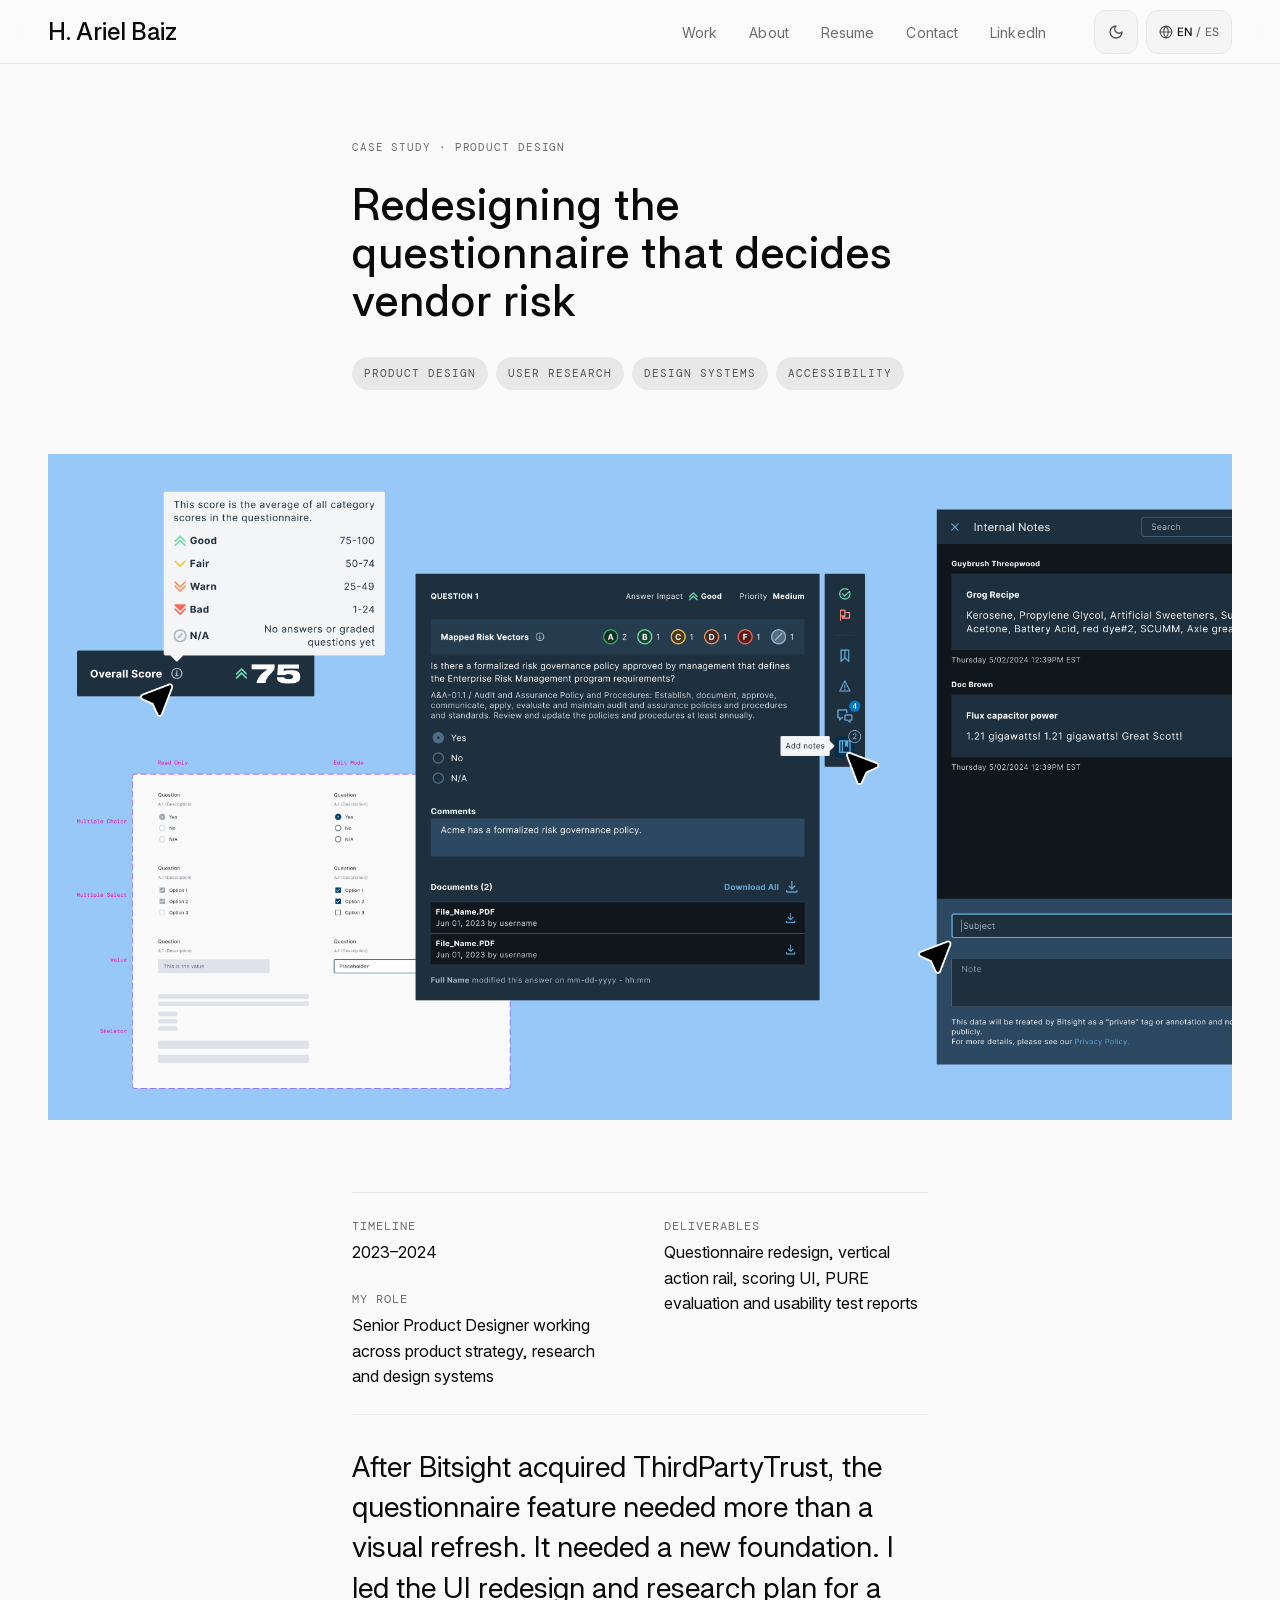
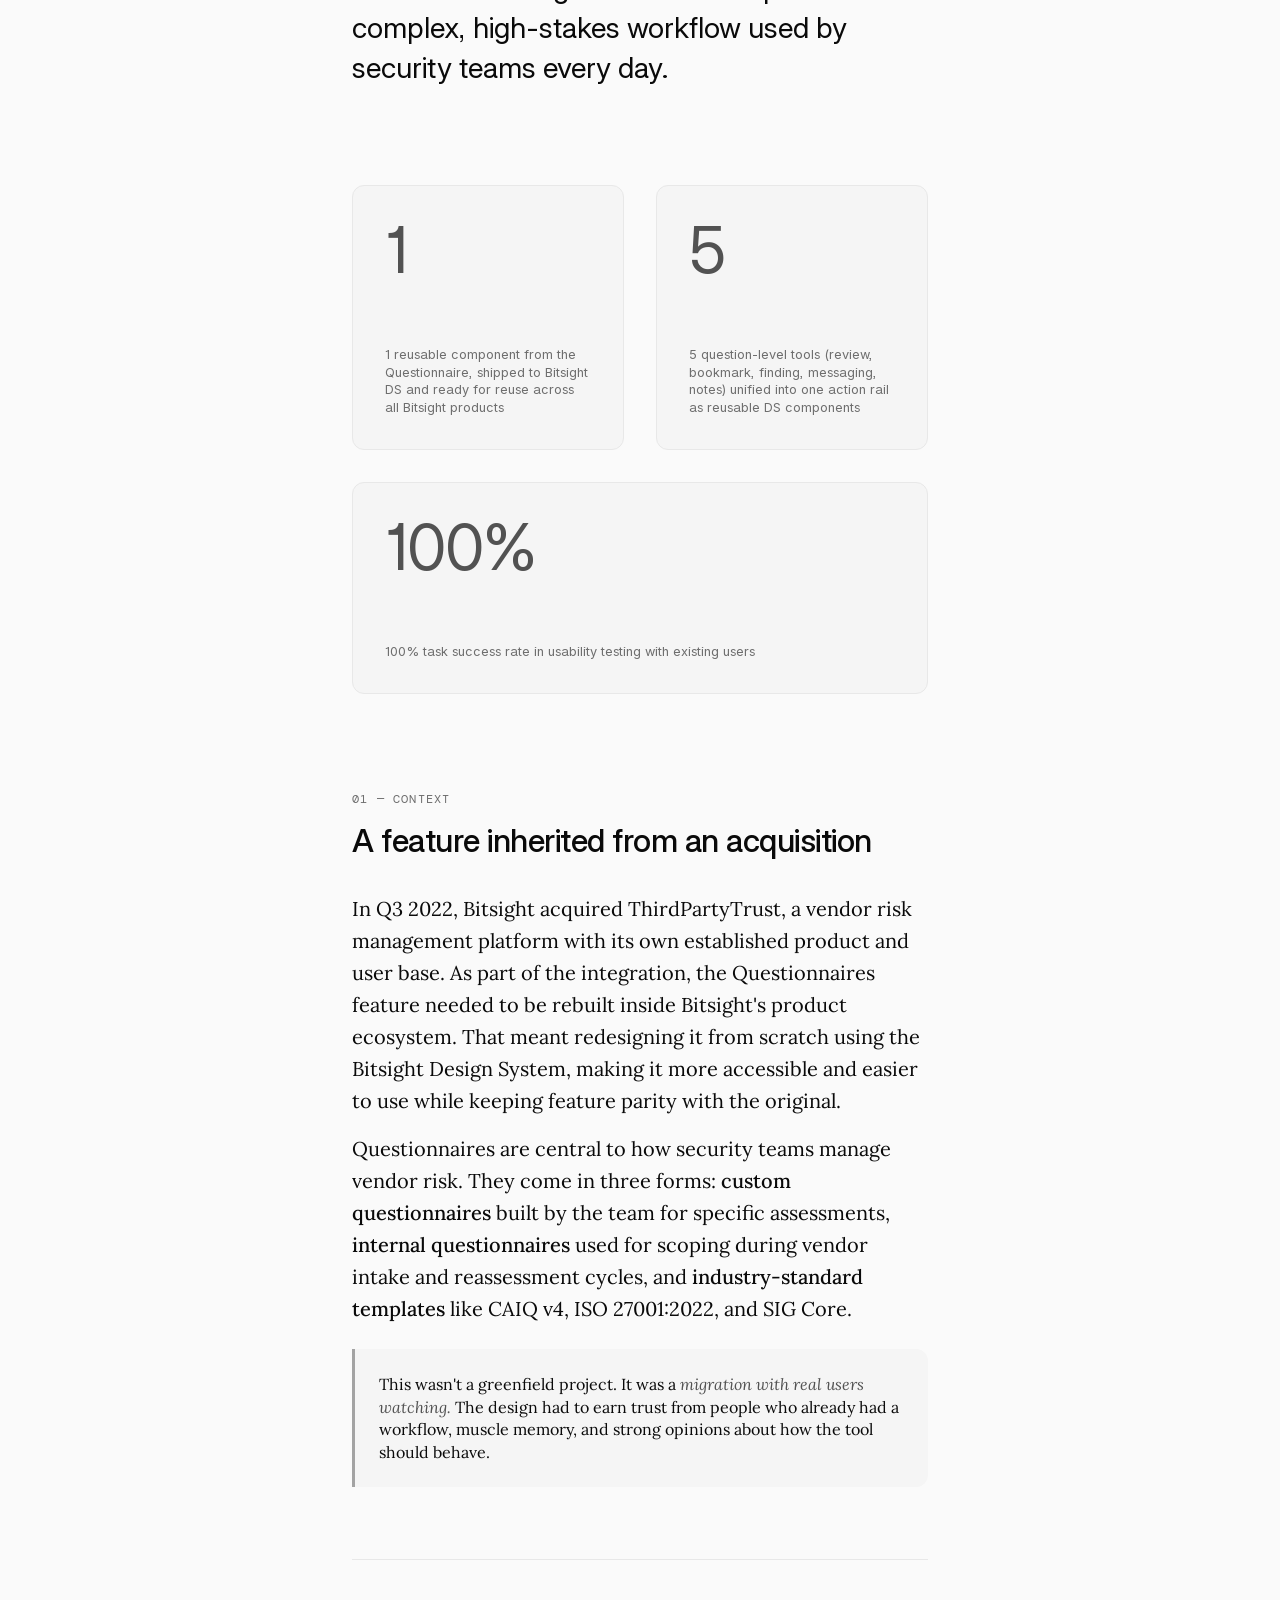
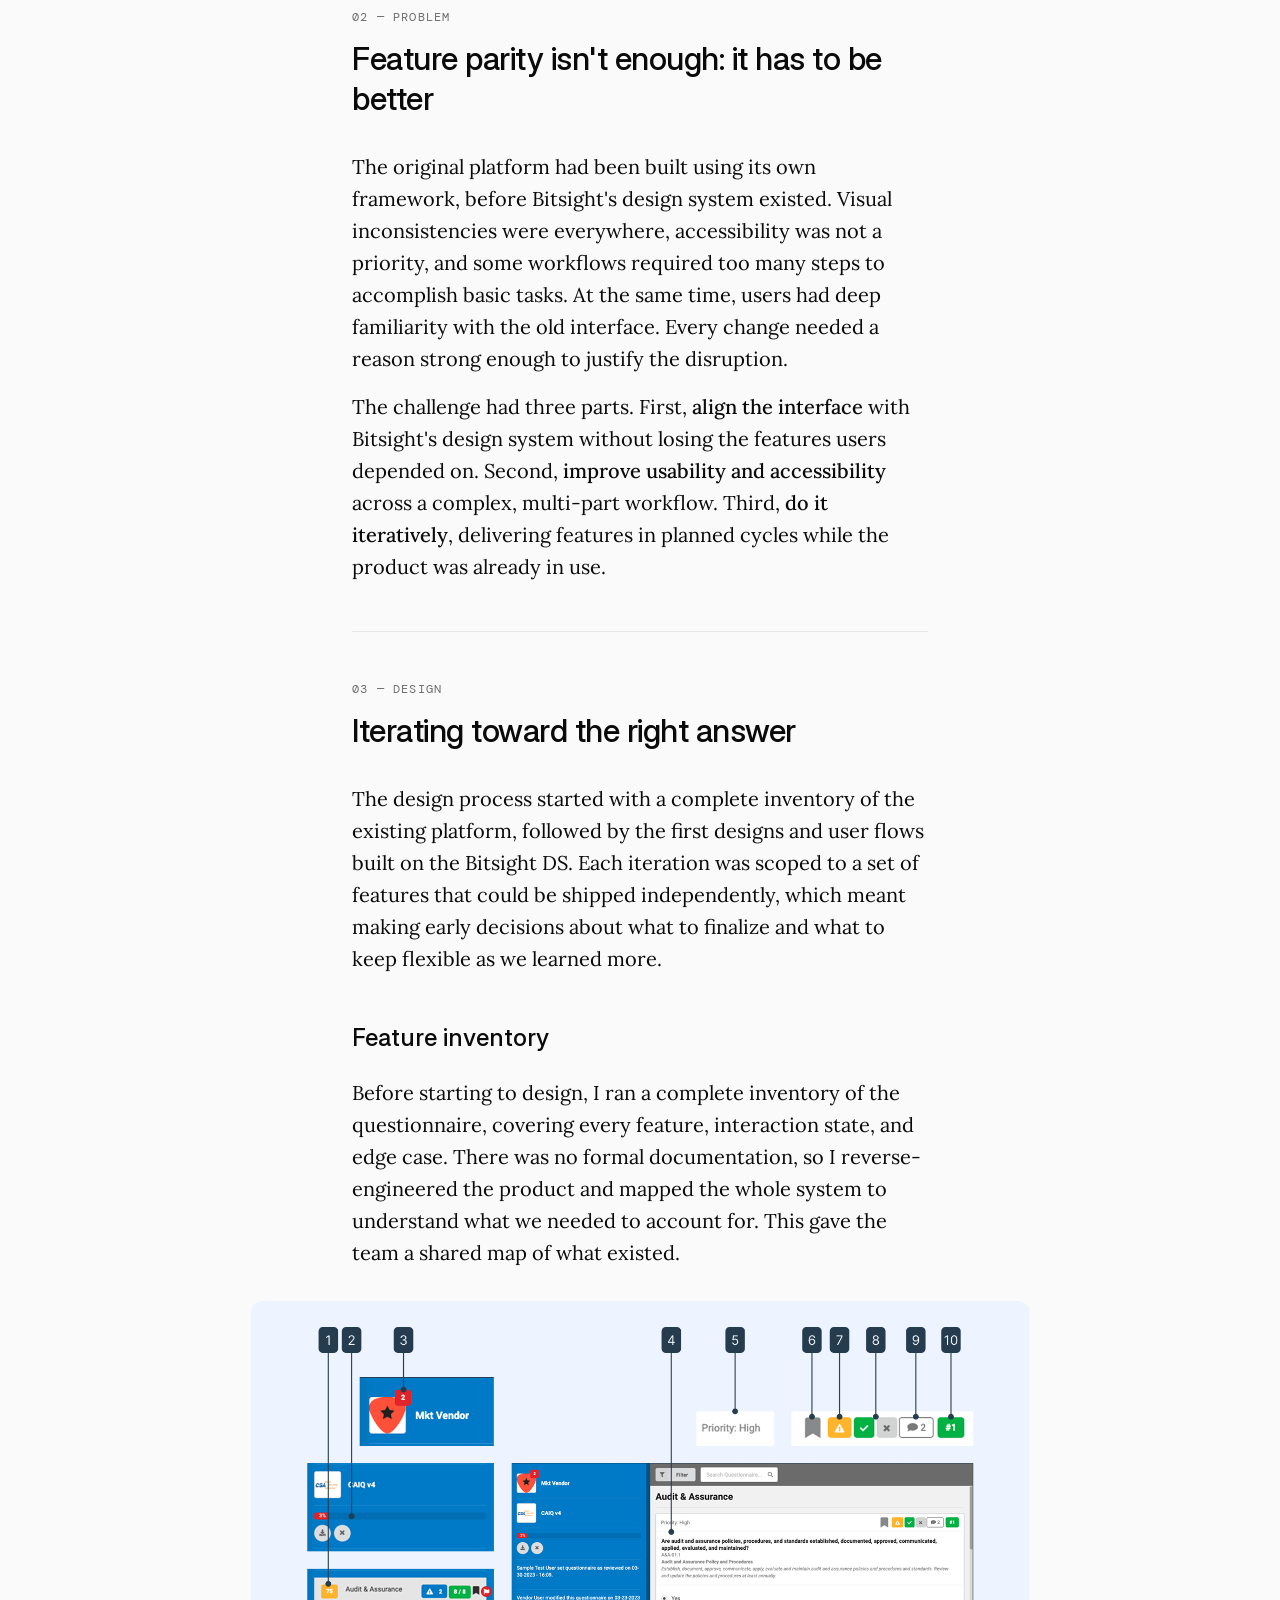
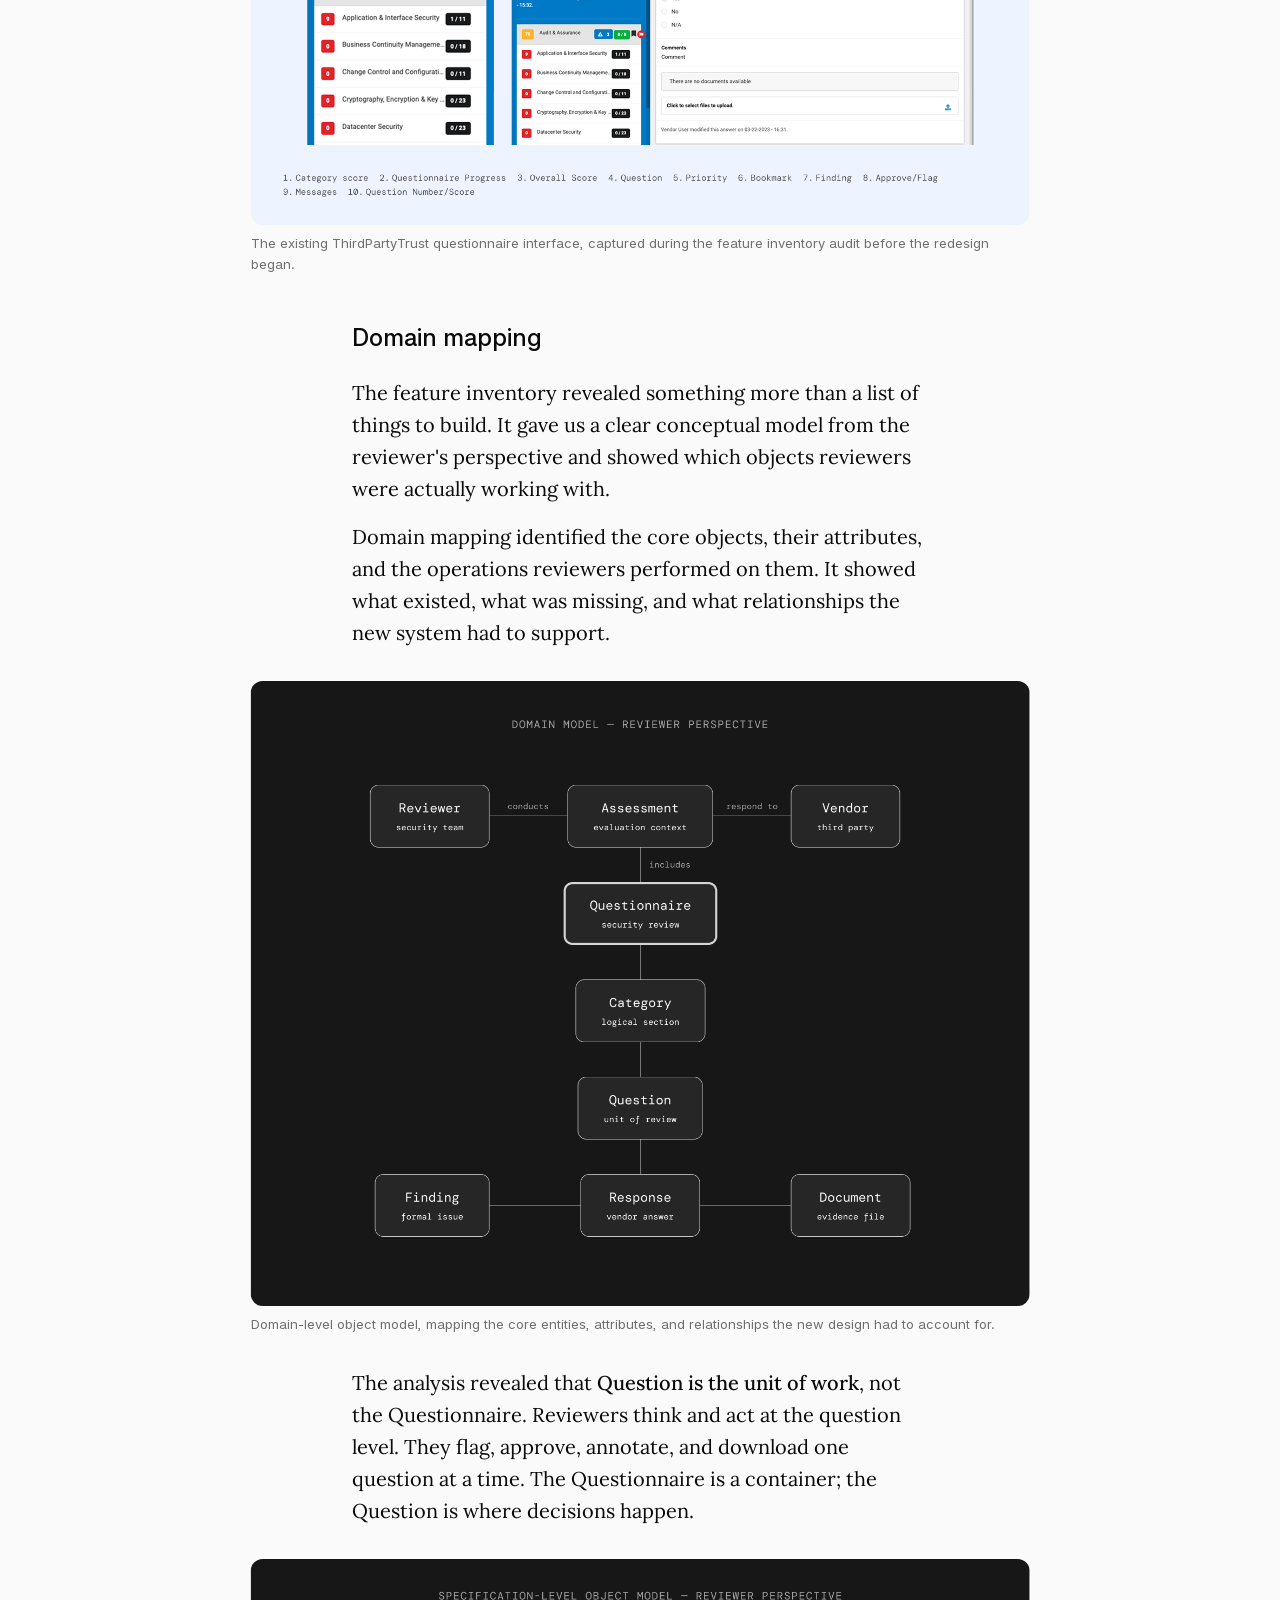
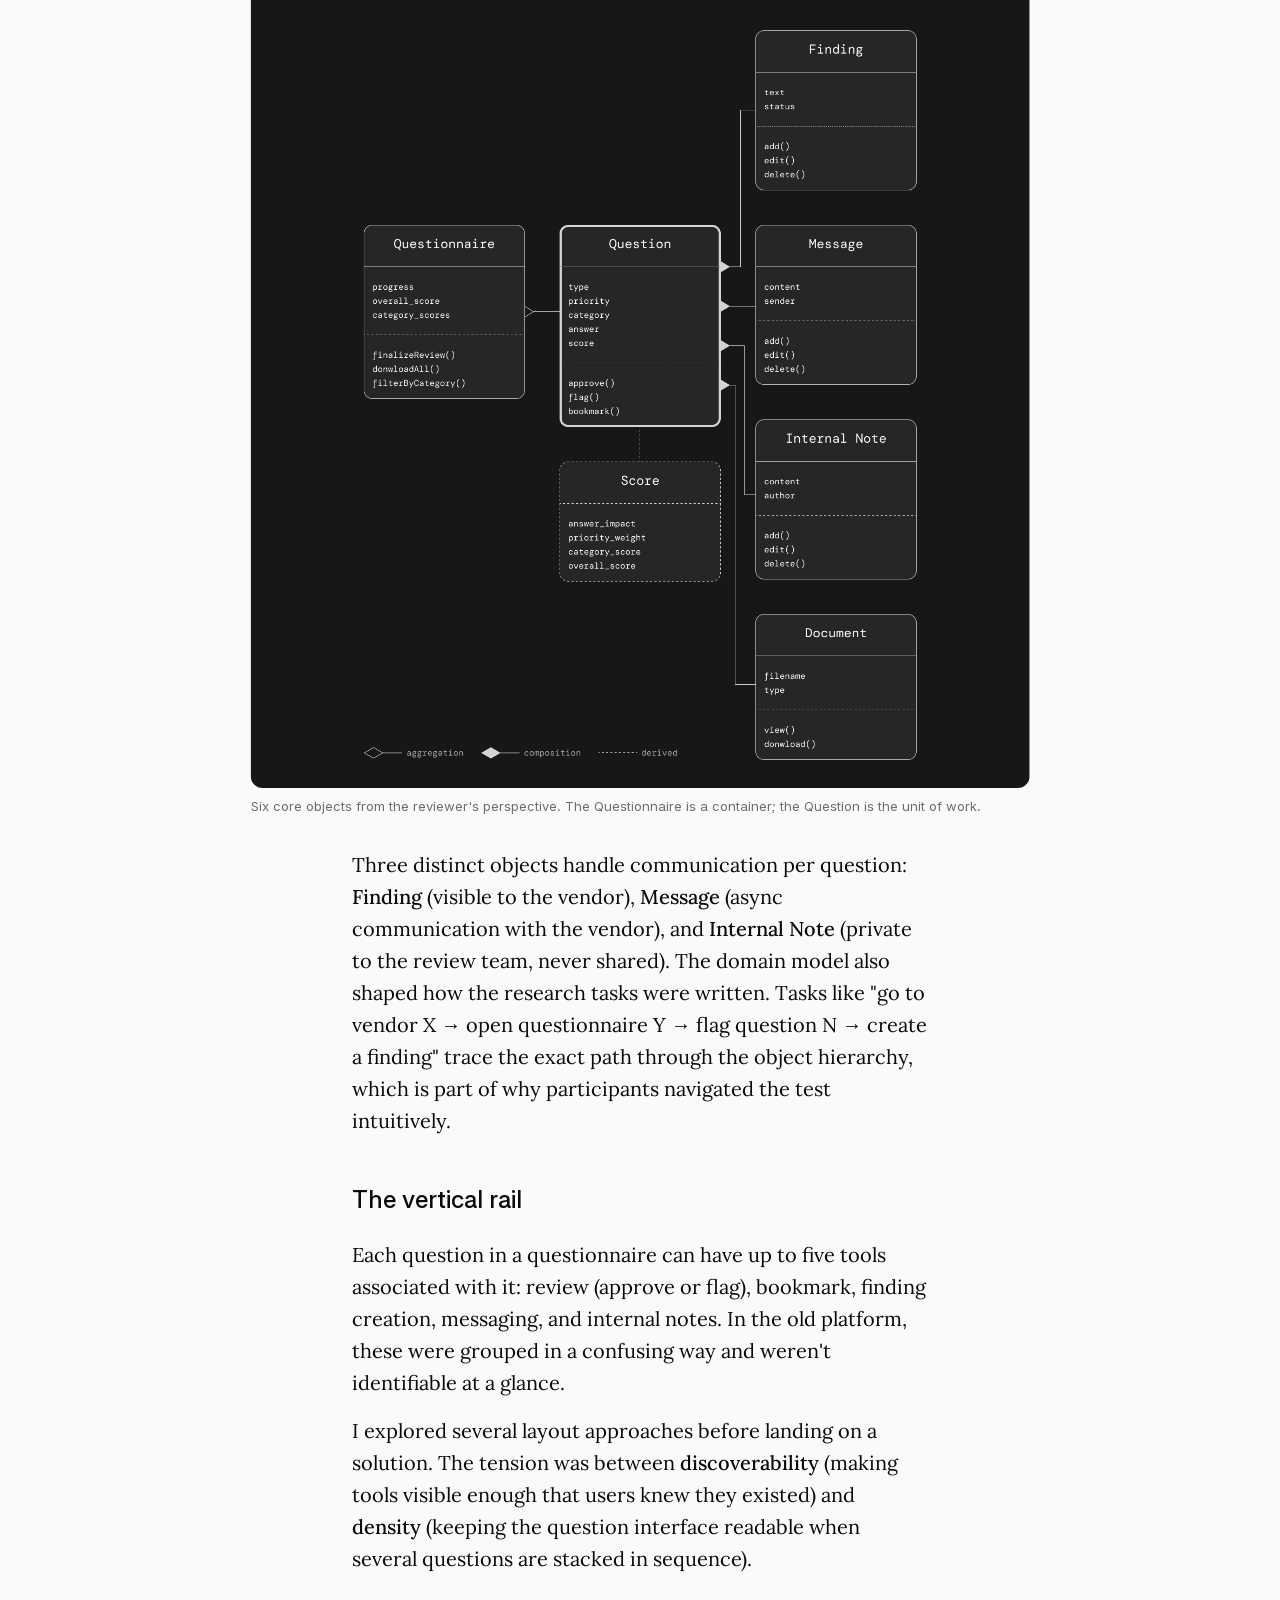
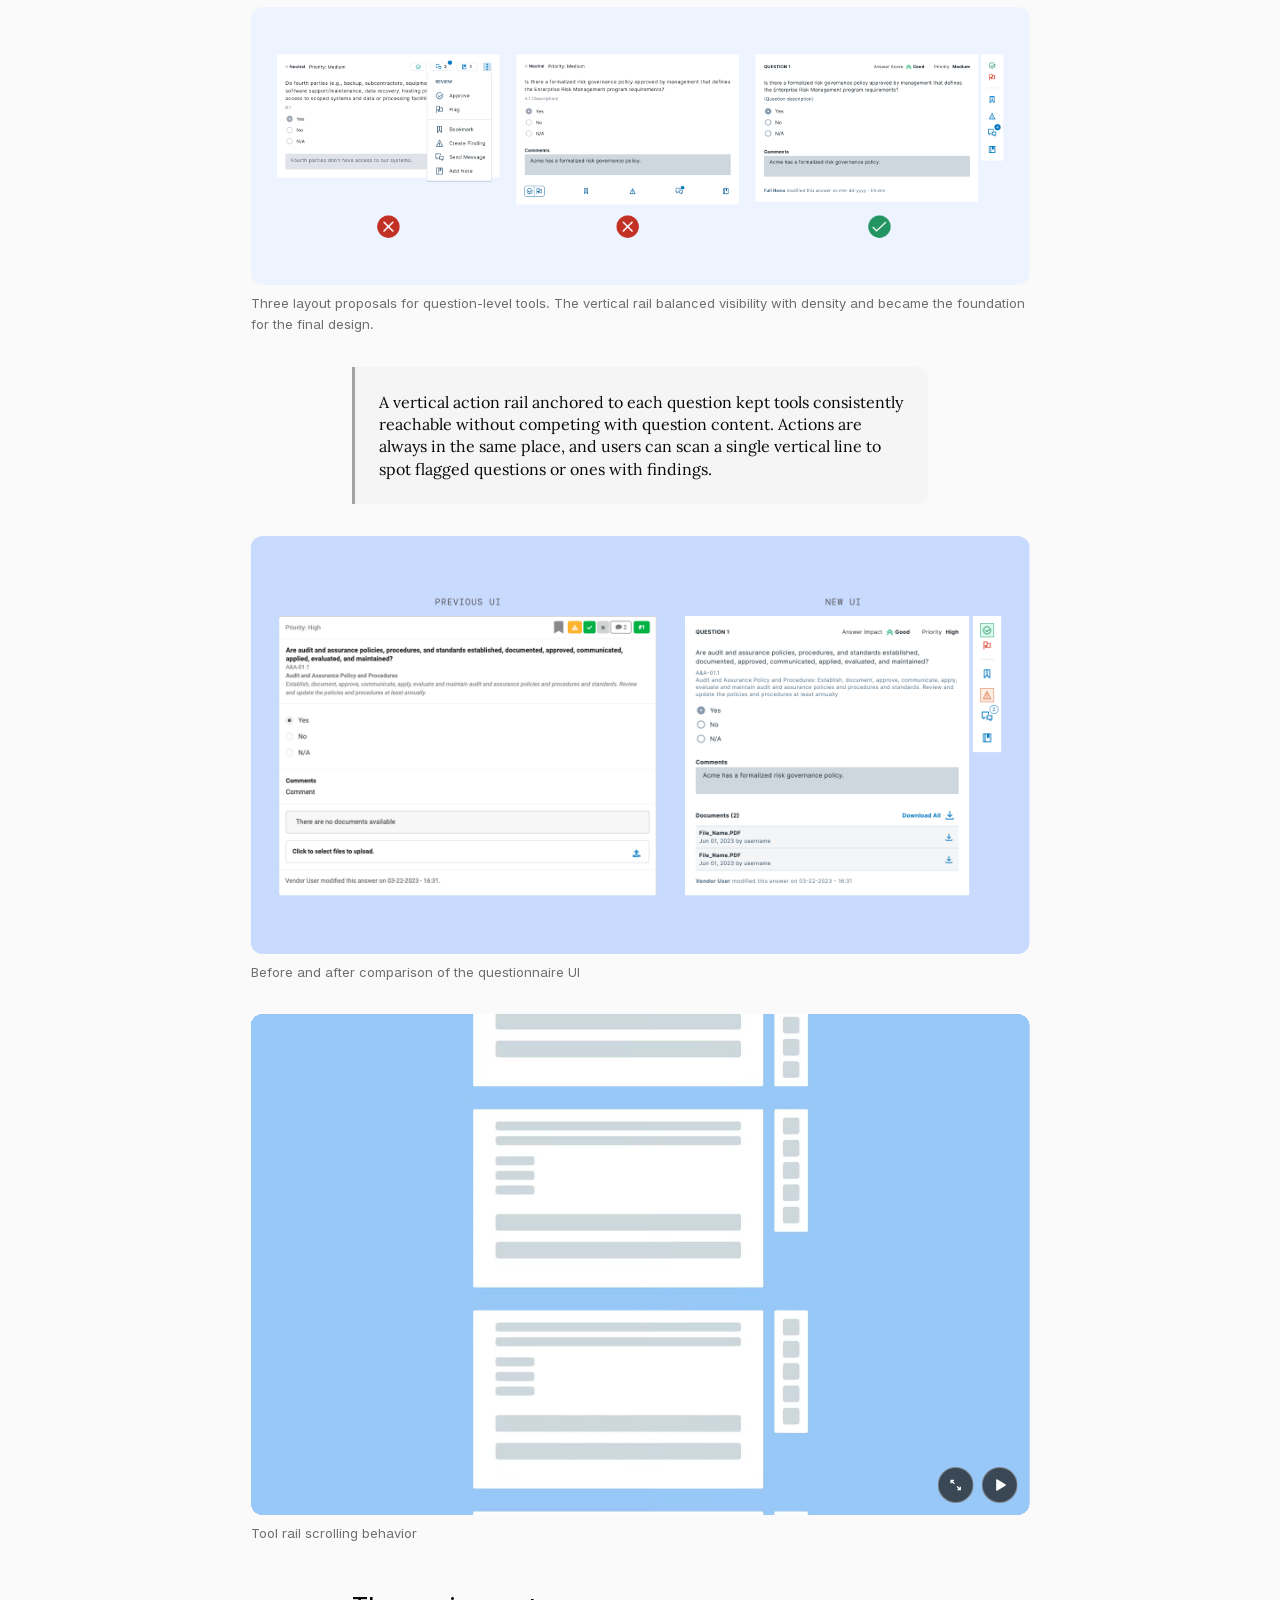
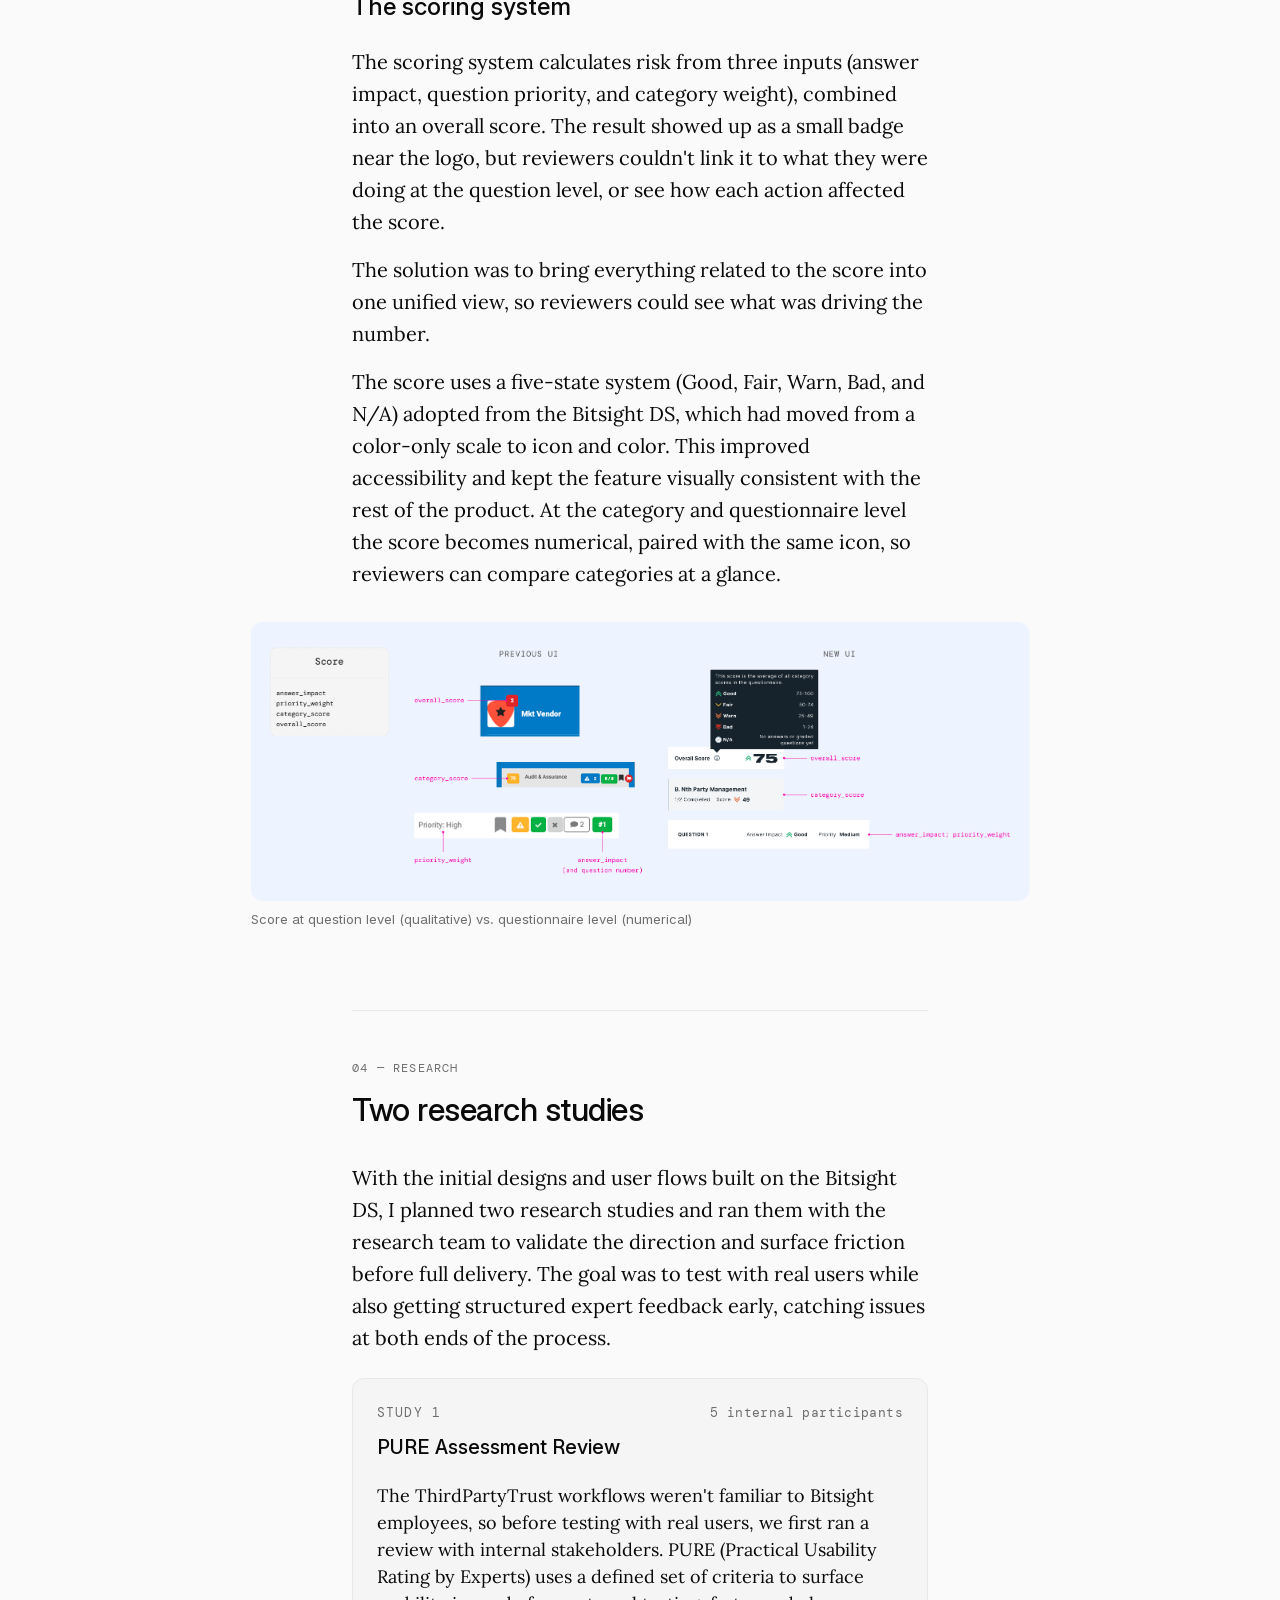
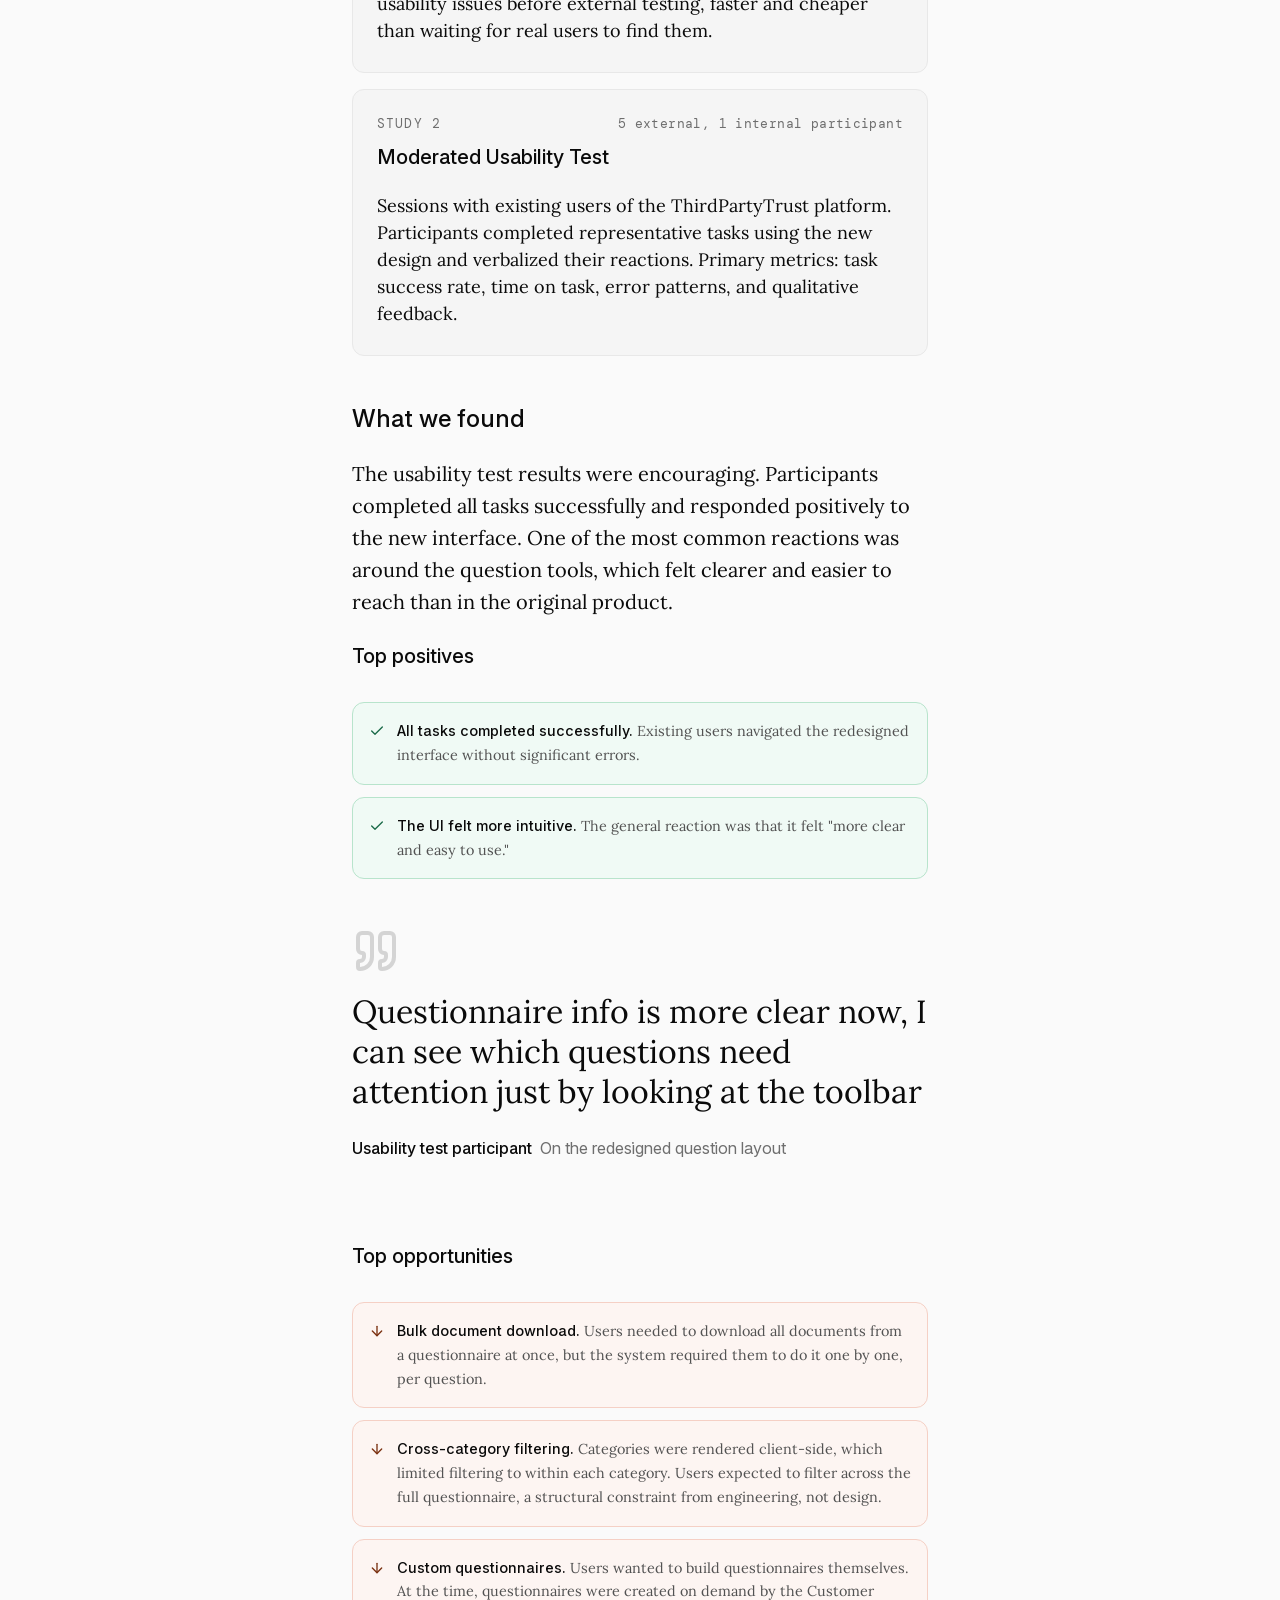
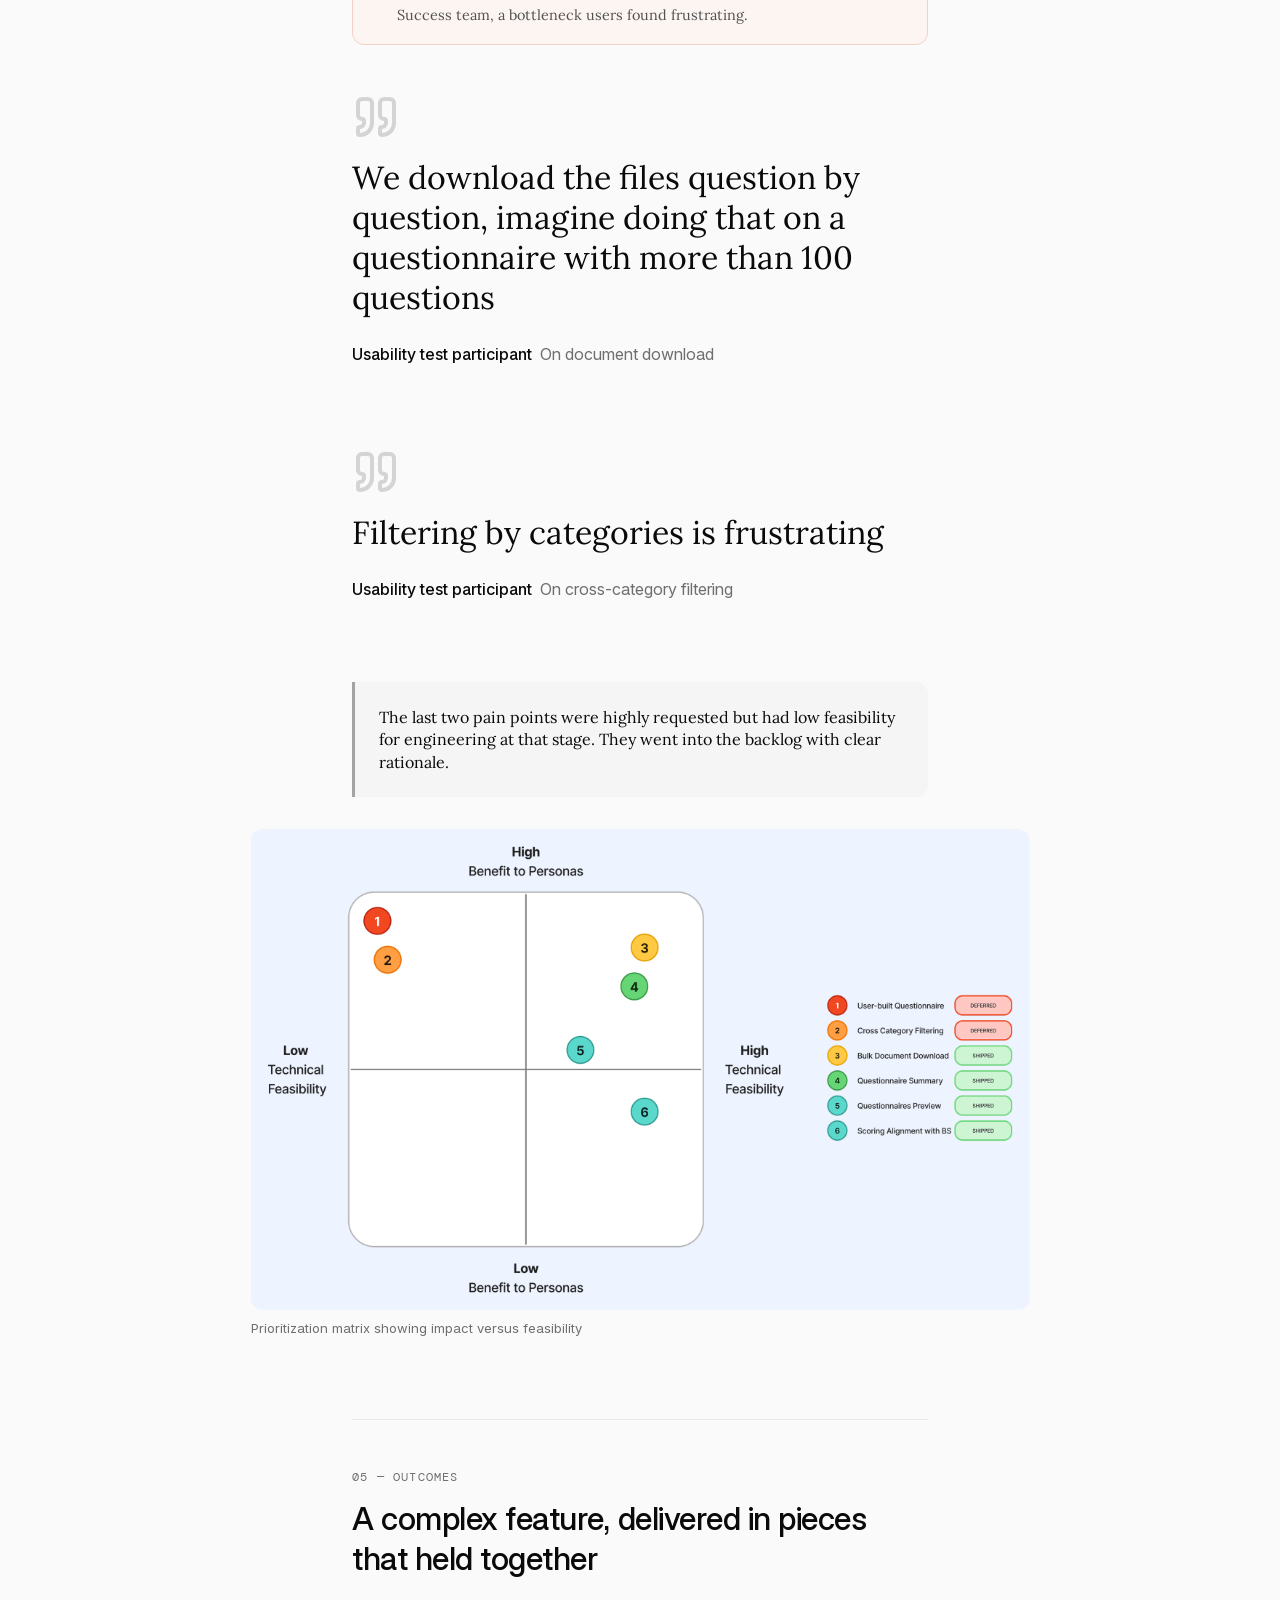
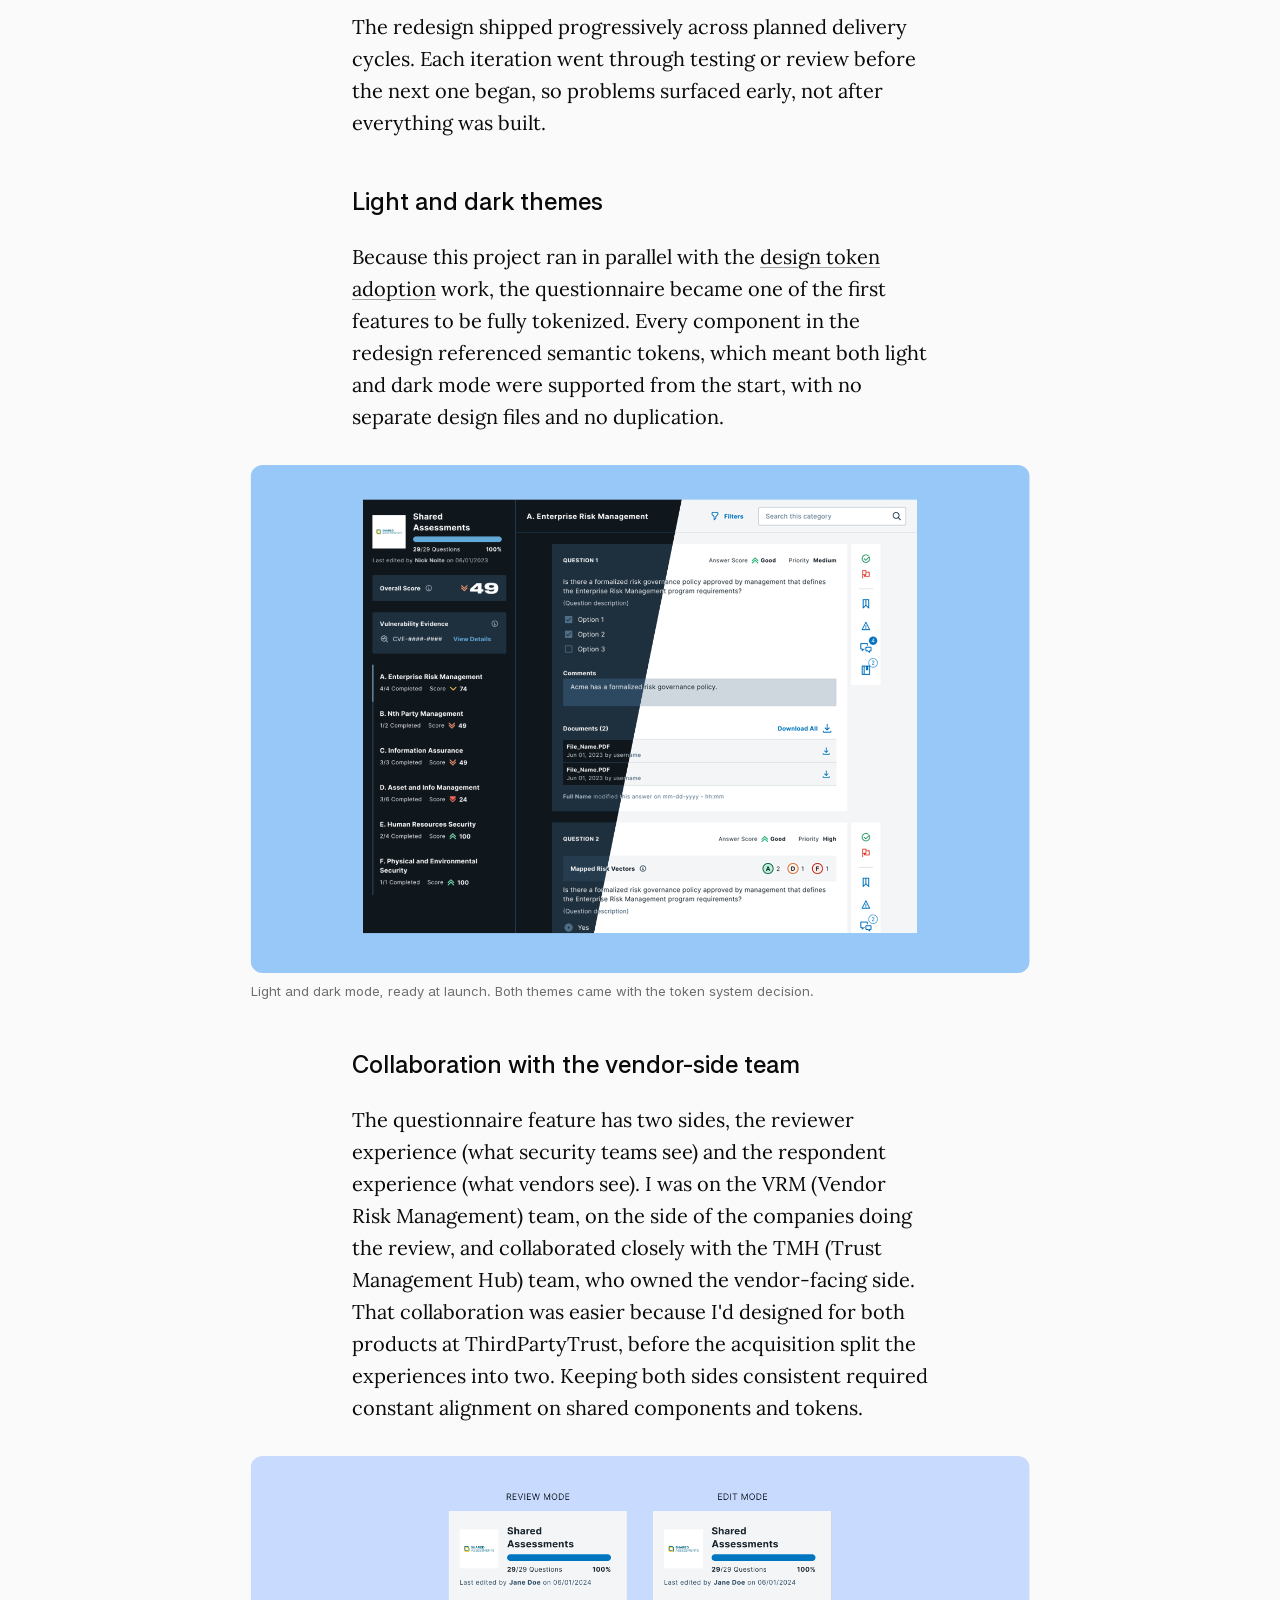
<file: case-study-infosec-questionnaire.html>
<!DOCTYPE html>
<html lang="en" data-i18n-title="meta.title.cs2" data-i18n-desc="meta.desc.cs2">
<head>
  <meta charset="UTF-8" />
  <link rel="preload" href="fonts/RaveoVF-subsetted.woff2" as="font" type="font/woff2" crossorigin/>
  <link rel="stylesheet" href="css/tokens.css"/>
  <link rel="stylesheet" href="css/base.css"/>
  <link rel="stylesheet" href="css/case-study.css"/>
  <link rel="stylesheet" href="css/ask.css"/>
  <link rel="icon" href="images/favicon.ico" sizes="32x32"/>
  <link rel="icon" type="image/svg+xml" href="images/SVG/favicon.svg"/>
  <meta name="viewport" content="width=device-width, initial-scale=1.0"/>
  <title>InfoSec Questionnaire Redesign — Hariel Baiz</title>
  <meta name="description" content="Case study: redesigning Bitsight's security review workflow after the ThirdPartyTrust acquisition. 100% task success in usability testing."/>
  <link rel="canonical" href="https://harielbaiz.com/case-study-infosec-questionnaire.html"/>

  <!-- Open Graph -->
  <meta property="og:type" content="article"/>
  <meta property="og:site_name" content="Hariel Baiz — Portfolio"/>
  <meta property="og:title" content="InfoSec Questionnaire Redesign — Hariel Baiz"/>
  <meta property="og:description" content="Case study: redesigning Bitsight's security review workflow after the ThirdPartyTrust acquisition. 100% task success in usability testing."/>
  <meta property="og:url" content="https://harielbaiz.com/case-study-infosec-questionnaire.html"/>
  <meta property="og:image" content="https://harielbaiz.com/images/cs-questionnaire-cover.jpg"/>
  <meta property="og:image:width" content="1440"/>
  <meta property="og:image:height" content="800"/>
  <meta property="og:locale" content="en_US"/>
  <meta property="og:locale:alternate" content="es_ES"/>

  <!-- Twitter Card -->
  <meta name="twitter:card" content="summary_large_image"/>
  <meta name="twitter:title" content="InfoSec Questionnaire Redesign — Hariel Baiz"/>
  <meta name="twitter:description" content="Case study: redesigning Bitsight's security review workflow after the ThirdPartyTrust acquisition. 100% task success in usability testing."/>
  <meta name="twitter:image" content="https://harielbaiz.com/images/cs-questionnaire-cover.jpg"/>

  <!-- Structured data -->
  <script type="application/ld+json">
{
  "@context": "https://schema.org",
  "@type": "CreativeWork",
  "name": "Redesigning the questionnaire that decides vendor risk",
  "description": "Case study: redesigning Bitsight's security review workflow after the ThirdPartyTrust acquisition. 100% task success in usability testing.",
  "url": "https://harielbaiz.com/case-study-infosec-questionnaire.html",
  "image": "https://harielbaiz.com/images/cs-questionnaire-cover.jpg",
  "author": {
    "@type": "Person",
    "name": "Hariel Baiz",
    "url": "https://harielbaiz.com/"
  },
  "creator": {
    "@type": "Person",
    "name": "Hariel Baiz"
  },
  "keywords": "Product Design, User Research, Design Systems"
}
  </script>
    <script type="text/javascript">
        (function(c,l,a,r,i,t,y){
            c[a]=c[a]||function(){(c[a].q=c[a].q||[]).push(arguments)};
            t=l.createElement(r);t.async=1;t.src="https://www.clarity.ms/tag/"+i;
            y=l.getElementsByTagName(r)[0];y.parentNode.insertBefore(t,y);
        })(window, document, "clarity", "script", "yc3kidrhxo");
    </script>
    <!-- Cloudflare Web Analytics -->
    <script type='module' src='https://static.cloudflareinsights.com/beacon.min.js' data-cf-beacon='{"token": "c79aaa6e01bc4ab7bf9d7ee2a056df8a"}'></script>
    <!-- End Cloudflare Web Analytics -->
</head>
<body class="on-grid">
<a class="skip-link" href="#main" data-i18n="a11y.skip">Skip to main content</a>

<!-- ── NAV ── -->
<nav>
  <a class="nav-name nav-logo" href="index.html" aria-label="H. Ariel Baiz — Home">H. Ariel Baiz</a>
  <ul class="nav-links">
    <li><a href="index.html#work" data-i18n="nav.work">Work</a></li>
    <li><a href="about.html" data-i18n="nav.about">About</a></li>
    <li><a href="downloads/Hariel-Baiz-Resume-EN.pdf" data-i18n-href="resume.href" target="_blank"><span data-i18n="nav.resume">Resume</span></a></li>
    <li><a href="#" data-email-href><span data-i18n="nav.contact">Contact</span></a></li>
    <li><a href="https://www.linkedin.com/in/hariel-baiz" class="nav-cta" target="_blank"><span data-i18n="nav.linkedin">LinkedIn</span></a></li>
  </ul>
  <div class="nav-controls">
    <button type="button" class="nav-ask" data-ask-open hidden aria-haspopup="dialog" data-i18n-aria="nav.ask" aria-label="Ask AI"><svg width="16" height="16" viewBox="0 0 24 24" fill="none" stroke="currentColor" stroke-width="2" stroke-linecap="round" stroke-linejoin="round" aria-hidden="true"><path d="M9.937 15.5A2 2 0 0 0 8.5 14.063l-6.135-1.582a.5.5 0 0 1 0-.962L8.5 9.936A2 2 0 0 0 9.937 8.5l1.582-6.135a.5.5 0 0 1 .963 0L14.063 8.5A2 2 0 0 0 15.5 9.937l6.135 1.581a.5.5 0 0 1 0 .964L15.5 14.063a2 2 0 0 0-1.437 1.437l-1.582 6.135a.5.5 0 0 1-.963 0z"/><path d="M20 3v4"/><path d="M22 5h-4"/><path d="M4 17v2"/><path d="M5 18H3"/></svg></button>
    <button class="theme-toggle" aria-label="Toggle theme">
      <span class="icon-moon"><svg width="16" height="16" viewBox="0 0 24 24" fill="none" stroke="currentColor" stroke-width="2" stroke-linecap="round" stroke-linejoin="round"><path d="M12 3a6 6 0 0 0 9 9 9 9 0 1 1-9-9Z"/></svg></span>
      <span class="icon-sun"><svg width="16" height="16" viewBox="0 0 24 24" fill="none" stroke="currentColor" stroke-width="2" stroke-linecap="round" stroke-linejoin="round"><circle cx="12" cy="12" r="4"/><path d="M12 2v2"/><path d="M12 20v2"/><path d="m4.93 4.93 1.41 1.41"/><path d="m17.66 17.66 1.41 1.41"/><path d="M2 12h2"/><path d="M20 12h2"/><path d="m6.34 17.66-1.41 1.41"/><path d="m19.07 4.93-1.41 1.41"/></svg></span>
    </button>
    <button class="lang-toggle" aria-label="Toggle language">
      <svg class="lang-icon" width="14" height="14" viewBox="0 0 24 24" fill="none" stroke="currentColor" stroke-width="2" stroke-linecap="round" stroke-linejoin="round"><circle cx="12" cy="12" r="10"/><line x1="2" y1="12" x2="22" y2="12"/><path d="M12 2a15.3 15.3 0 0 1 4 10 15.3 15.3 0 0 1-4 10 15.3 15.3 0 0 1-4-10 15.3 15.3 0 0 1 4-10z"/></svg>
      <span class="lang-active">EN</span><span class="lang-sep">/</span><span class="lang-label">ES</span>
    </button>
    <button class="nav-toggle" aria-label="Toggle menu" aria-expanded="false">
      <svg class="icon-menu" width="18" height="18" viewBox="0 0 24 24" fill="none" stroke="currentColor" stroke-width="2" stroke-linecap="round" stroke-linejoin="round"><line x1="3" y1="6" x2="21" y2="6"/><line x1="3" y1="12" x2="21" y2="12"/><line x1="3" y1="18" x2="21" y2="18"/></svg>
      <svg class="icon-close" width="18" height="18" viewBox="0 0 24 24" fill="none" stroke="currentColor" stroke-width="2" stroke-linecap="round" stroke-linejoin="round"><line x1="18" y1="6" x2="6" y2="18"/><line x1="6" y1="6" x2="18" y2="18"/></svg>
    </button>
  </div>
</nav>

<!-- ── MAIN ── -->
<!-- ── HERO ── -->
<header class="hero">
  <div class="hero-inner">
    <div class="hero-tag" data-i18n="cs2.hero.tag">Case Study · Product Design</div>
    <h1 data-i18n="cs2.hero.title">Redesigning the questionnaire that decides vendor risk</h1>
    <div class="hero-meta">
      <span class="chip">Product Design</span>
      <span class="chip">User Research</span>
      <span class="chip">Design Systems</span>
      <span class="chip" data-i18n="cs2.hero.chip4">Accessibility</span>
    </div>
  </div>
  <!-- Cover image: replace with your screenshot, or remove the <figure> to skip -->
  <figure class="hero-cover hero-cover--placeholder">
    <img src="images/header-questionnaire.png" alt="hero image: Bitsight VRM questionnaire interface, showing a question with answer options, score, and action rail" />
  </figure>
</header>

<div class="cs-layout">

<nav class="cs-index" aria-label="Case study sections">
  <ol>
    <li><a href="#context"><span data-i18n="cs2.idx.context">01 — Context</span></a></li>
    <li><a href="#problem"><span data-i18n="cs2.idx.problem">02 — Problem</span></a></li>
    <li><a href="#design"><span data-i18n="cs2.idx.design">03 — Design</span></a></li>
    <li><a href="#research"><span data-i18n="cs2.idx.research">04 — Research</span></a></li>
    <li><a href="#outcomes"><span data-i18n="cs2.idx.outcomes">05 — Outcomes</span></a></li>
    <li><a href="#lessons"><span data-i18n="cs2.idx.lessons">06 — Lessons</span></a></li>
  </ol>
</nav>

<div class="cs-frame">
<main id="main" class="page-wrap">

  <div class="hero-facts">
    <div class="hero-facts__col">
      <div class="hero-fact">
        <span class="hero-fact-label" data-i18n="cs2.facts.timelineLabel">Timeline</span>
        <span class="hero-fact-value" data-i18n="cs2.facts.timelineValue">2023–2024</span>
      </div>
      <div class="hero-fact">
        <span class="hero-fact-label" data-i18n="cs2.facts.roleLabel">My Role</span>
        <span class="hero-fact-value" data-i18n="cs2.facts.roleValue">Senior Product Designer working across product strategy, research and design systems</span>
      </div>
    </div>
    <div class="hero-facts__col">
      <div class="hero-fact">
        <span class="hero-fact-label" data-i18n="cs2.facts.deliverablesLabel">Deliverables</span>
        <span class="hero-fact-value" data-i18n="cs2.facts.deliverablesValue">Questionnaire redesign, vertical action rail, scoring UI, PURE evaluation and usability test reports</span>
      </div>
    </div>
  </div>

  <p class="hero-sub" data-i18n="cs2.hero.sub">
      After Bitsight acquired ThirdPartyTrust, the questionnaire feature needed more than a visual refresh. It needed a new foundation. I led the UI redesign and research plan for a complex, high-stakes workflow used by security teams every day.
  </p>

  <!-- OUTCOME BANNER -->
  <div class="outcome-banner" aria-label="Key outcomes">
    <div class="outcome-stat">
      <div class="number">1</div>
      <div class="label" data-i18n="cs2.outcome.label2">1 reusable component from the Questionnaire, shipped to Bitsight DS and ready for reuse across all Bitsight products</div>
    </div>
    <div class="outcome-stat">
      <div class="number">5</div>
      <div class="label" data-i18n="cs2.outcome.label3">5 question-level tools (review, bookmark, finding, messaging, notes) unified into one action rail as reusable DS components</div>
    </div>
    <div class="outcome-stat outcome-stat--wide">
      <div class="number">100%</div>
      <div class="label" data-i18n="cs2.outcome.label1">100% task success rate in usability testing with existing users</div>
    </div>
  </div>

  <!-- CONTEXT -->
  <section id="context">
    <div class="section-label" data-i18n="cs2.idx.context">01 — Context</div>
    <h2 data-i18n="cs2.context.h2">A feature inherited from an acquisition</h2>
    <p data-i18n="cs2.context.p1">
      In Q3 2022, Bitsight acquired ThirdPartyTrust, a vendor risk management platform with its own established product and user base. As part of the integration, the Questionnaires feature needed to be rebuilt inside Bitsight's product ecosystem. That meant redesigning it from scratch using the Bitsight Design System, making it more accessible and easier to use while keeping feature parity with the original.
    </p>
    <p data-i18n="cs2.context.p2">
      Questionnaires are central to how security teams manage vendor risk. They come in three forms: <strong>custom questionnaires</strong> built by the team for specific assessments, <strong>internal questionnaires</strong> used for scoping during vendor intake and reassessment cycles, and <strong>industry-standard templates</strong> like CAIQ v4, ISO 27001:2022, and SIG Core.
    </p>
    <div class="callout">
      <p data-i18n="cs2.context.callout1">This wasn't a greenfield project. It was a <em>migration with real users watching.</em> The design had to earn trust from people who already had a workflow, muscle memory, and strong opinions about how the tool should behave.</p>
    </div>

  </section>

  <!-- THE PROBLEM -->
  <section id="problem">
    <div class="section-label" data-i18n="cs2.idx.problem">02 — Problem</div>
    <h2 data-i18n="cs2.problem.h2">Feature parity isn't enough: it has to be better</h2>
    <p data-i18n="cs2.problem.p1">
      The original platform had been built using its own framework, before any design system existed. Visual inconsistencies were everywhere, accessibility was not a priority, and some workflows required too many steps to accomplish basic tasks. At the same time, users had deep familiarity with the old interface. Every change needed a reason strong enough to justify the disruption.
    </p>
    <p data-i18n="cs2.problem.p2">
      The challenge had three parts. First, <strong>align the interface</strong> with Bitsight's design system without losing the features users depended on. Second, <strong>improve usability and accessibility</strong> across a complex, multi-part workflow. Third, <strong>do it iteratively</strong>, delivering features in planned cycles while the product was already in use.
    </p>
  </section>

  <!-- DESIGN DECISIONS -->
  <section id="design">
    <div class="section-label" data-i18n="cs2.idx.design">03 — Design Decisions</div>
    <h2 data-i18n="cs2.design.h2">Iterating toward the right answer</h2>
    <p data-i18n="cs2.design.p1">
      The design process started with a complete inventory of the existing platform, followed by the first designs and user flows built on the Bitsight DS. Each iteration was scoped to a set of features that could be shipped independently, which meant making early decisions about what to finalize and what to keep flexible as we learned more.
    </p>

    <h3 data-i18n="cs2.design.h3a">Feature inventory</h3>
    <p data-i18n="cs2.design.p2">
      Before starting to design, I ran a complete inventory of the questionnaire, covering every feature, interaction state, and edge case. There was no formal documentation, so I reverse-engineered the product and mapped the whole system to understand what we needed to account for. This gave the team a shared map of what existed.
    </p>

    <!-- INVENTORY PLACEHOLDER -->
    <div class="media-block">
      <img src="images/questionnaire-3pt-design.png" alt="Feature inventory audit, old platform" />
      <p class="media-caption" data-i18n="cs2.design.caption1">The existing ThirdPartyTrust questionnaire interface, captured during the feature inventory audit before the redesign began.</p>
    </div>

    <h3 data-i18n="cs2.design.h3b">Domain mapping</h3>
    <p data-i18n="cs2.design.p3">
      The feature inventory revealed something more than a list of things to build. It gave us a clear conceptual model from the reviewer's perspective and showed which objects reviewers were actually working with.
    </p>
    <p data-i18n="cs2.design.p4">
      Domain mapping identified the core objects, their attributes, and the operations reviewers performed on them. It showed what existed, what was missing, and what relationships the new system had to support.
    </p>

    <!-- DOMAIN MODEL IMAGE -->
    <div class="media-block">
      <img src="images/OO-domain-level.png" alt="Domain model, deduced from the existing questionnaire" />
      <p class="media-caption" data-i18n="cs2.design.caption2">Domain-level object model, mapping the core entities, attributes, and relationships the new design had to account for.</p>
    </div>

    <p data-i18n="cs2.design.p5">
      The analysis revealed that <strong>Question is the unit of work</strong>, not the Questionnaire. Reviewers think and act at the question level. They flag, approve, annotate, and download one question at a time. The Questionnaire is a container; the Question is where decisions happen.
    </p>

    <!-- OO CONCEPTUAL MODEL -->
    <div class="media-block">
      <img src="images/OO-specification-level-object-model.png" alt="Questionnaire UI, light and dark mode side by side" />
      <p class="media-caption" data-i18n="cs2.design.caption3">Six core objects from the reviewer's perspective. The Questionnaire is a container; the Question is the unit of work.</p>
    </div>

    <p data-i18n="cs2.design.p6">
      Three distinct objects handle communication per question: <strong>Finding</strong> (visible to the vendor), <strong>Message</strong> (async communication with the vendor), and <strong>Internal Note</strong> (private to the review team, never shared). The domain model also shaped how the research tasks were written. Tasks like "go to vendor X → open questionnaire Y → flag question N → create a finding" trace the exact path through the object hierarchy, which is part of why participants navigated the test intuitively.
    </p>

    <h3 data-i18n="cs2.design.h3c">The vertical rail</h3>
    <p data-i18n="cs2.design.p7">
      Each question in a questionnaire can have up to five tools associated with it: review (approve or flag), bookmark, finding creation, messaging, and internal notes. In the old platform, these were grouped in a confusing way and weren't identifiable at a glance.
    </p>
    <p data-i18n="cs2.design.p8">
      I explored several layout approaches before landing on a solution. The tension was between <strong>discoverability</strong> (making tools visible enough that users knew they existed) and <strong>density</strong> (keeping the question interface readable when several questions are stacked in sequence).
    </p>

    <!-- ITERATION PLACEHOLDERS -->
    <div class="media-block">
      <img src="images/question-iterations.png" alt="Questionnaire UI, light and dark mode side by side" />
      <p class="media-caption" data-i18n="cs2.design.caption4">Three layout proposals for question-level tools. The vertical rail balanced visibility with density and became the foundation for the final design.</p>
    </div>

    <div class="callout">
      <p data-i18n="cs2.design.callout1">A vertical action rail anchored to each question kept tools consistently reachable without competing with question content. Actions are always in the same place, and users can scan a single vertical line to spot flagged questions or ones with findings.</p>
    </div>

    <!-- FINAL DESIGN PLACEHOLDER -->
    <div class="media-block">
      <img src="images/question-before-after.png" alt="Questionnaire UI, before and after" />
      <p class="media-caption" data-i18n="cs2.design.caption5">Before and after comparison of the questionnaire UI</p>
    </div>
    <div class="media-block">
      <video autoplay loop muted playsinline>
        <source src="images/questionnaire-rail.webm" type="video/webm">
      </video>
      <p class="media-caption" data-i18n="cs2.design.caption6">Tool rail scrolling behavior</p>
    </div>

    <h3 data-i18n="cs2.design.h3d">The scoring system</h3>
    <p data-i18n="cs2.design.p9">
      The scoring system calculates risk from three inputs (answer impact, question priority, and category weight), combined into an overall score. The result showed up as a small badge near the logo, but reviewers couldn't link it to what they were doing at the question level, or see how each action affected the score.
    </p>
    <p data-i18n="cs2.design.p10">
      The solution was to bring everything related to the score into one unified view, so reviewers could see what was driving the number.
    </p>
    <p data-i18n="cs2.design.p11">
      The score uses a five-state system (Good, Fair, Warn, Bad, and N/A) adopted from the Bitsight DS, which had moved from a color-only scale to icon and color. This improved accessibility and kept the feature visually consistent with the rest of the product. At the category and questionnaire level the score becomes numerical, paired with the same icon, so reviewers can compare categories at a glance.
    </p>

    <!-- SCORING UI -->
    <div class="media-block">
      <img src="images/questionnaire-scoring-system.png" alt="Questionnaire scoring system visualization" />
      <p class="media-caption" data-i18n="cs2.design.caption7">Score at question level (qualitative) vs. questionnaire level (numerical)</p>
    </div>
  </section>

  <!-- RESEARCH -->
  <section id="research">
    <div class="section-label" data-i18n="cs2.idx.research">04 — Research</div>
    <h2 data-i18n="cs2.research.h2">Two research studies</h2>
    <p data-i18n="cs2.research.p1">
      With the initial designs and user flows built on the Bitsight DS, I planned two research studies and ran them with the research team to validate the direction and surface friction before full delivery. The goal was to test with real users while also getting structured expert feedback early, catching issues at both ends of the process.
    </p>

    <div class="method-row">
      <div class="cs-card">
        <div class="card-label-row">
          <div class="card-label" data-i18n="cs2.research.study1label">Study 1</div>
          <div class="card-participants" data-i18n="cs2.research.study1participants">5 internal participants</div>
        </div>
        <div class="card-title" data-i18n="cs2.research.study1title">PURE Assessment Review</div>
        <p data-i18n="cs2.research.study1p">The ThirdPartyTrust workflows weren't familiar to Bitsight employees, so before testing with real users, we first ran a review with internal stakeholders. PURE (Practical Usability Rating by Experts) uses a defined set of criteria to surface usability issues before external testing, faster and cheaper than waiting for real users to find them.</p>
      </div>
      <div class="cs-card">
        <div class="card-label-row">
          <div class="card-label" data-i18n="cs2.research.study2label">Study 2</div>
          <div class="card-participants" data-i18n="cs2.research.study2participants">5 external, 1 internal participant</div>
        </div>
        <div class="card-title" data-i18n="cs2.research.study2title">Moderated Usability Test</div>
        <p data-i18n="cs2.research.study2p">Sessions with existing users of the ThirdPartyTrust platform. Participants completed representative tasks using the new design and verbalized their reactions. Primary metrics: task success rate, time on task, error patterns, and qualitative feedback.</p>
      </div>
    </div>

    <h3 data-i18n="cs2.research.h3">What we found</h3>
    <p data-i18n="cs2.research.p2">
      The usability test results were encouraging. Participants completed all tasks successfully and responded positively to the new interface. One of the most common reactions was around the question tools, which felt clearer and easier to reach than in the original product.
    </p>

    <h4 data-i18n="cs2.research.positivesLabel">Top positives</h4>
    <ul class="insight-list">
      <li class="win">
        <span class="insight-icon"><svg viewBox="0 0 24 24" fill="none" stroke="currentColor" stroke-width="2" stroke-linecap="round" stroke-linejoin="round"><path d="M20 6 9 17l-5-5"/></svg></span>
        <span data-i18n="cs2.research.insight1a"><strong>All tasks completed successfully.</strong> Existing users navigated the redesigned interface without significant errors.</span>
      </li>
      <li class="win">
        <span class="insight-icon"><svg viewBox="0 0 24 24" fill="none" stroke="currentColor" stroke-width="2" stroke-linecap="round" stroke-linejoin="round"><path d="M20 6 9 17l-5-5"/></svg></span>
        <span data-i18n="cs2.research.insight1b"><strong>The UI felt more intuitive.</strong> The general reaction was that it felt "more clear and easy to use."</span>
      </li>
    </ul>

    <div class="testimonial-card testimonial-card--inline">
      <div class="quote-icon"><svg viewBox="0 0 24 24" fill="none" stroke="currentColor" stroke-width="2" stroke-linecap="round" stroke-linejoin="round"><path d="M16 3a2 2 0 0 0-2 2v6a2 2 0 0 0 2 2 1 1 0 0 1 1 1v1a2 2 0 0 1-2 2 1 1 0 0 0-1 1v2a1 1 0 0 0 1 1 6 6 0 0 0 6-6V5a2 2 0 0 0-2-2z"/><path d="M5 3a2 2 0 0 0-2 2v6a2 2 0 0 0 2 2 1 1 0 0 1 1 1v1a2 2 0 0 1-2 2 1 1 0 0 0-1 1v2a1 1 0 0 0 1 1 6 6 0 0 0 6-6V5a2 2 0 0 0-2-2z"/></svg></div>
      <div class="testimonial-quote" data-i18n="cs2.research.quote1">Questionnaire info is more clear now, I can see which questions need attention just by looking at the toolbar.</div>
      <div class="testimonial-meta">
        <span class="t-role" data-i18n="cs2.research.quote1role">Usability test participant</span>
        <span class="t-moment" data-i18n="cs2.research.quote1moment">On the redesigned question layout</span>
      </div>
    </div>

    <h4 data-i18n="cs2.research.opportunitiesLabel">Top opportunities</h4>
    <ul class="insight-list">
      <li class="pain">
        <span class="insight-icon"><svg viewBox="0 0 24 24" fill="none" stroke="currentColor" stroke-width="2" stroke-linecap="round" stroke-linejoin="round"><path d="M12 5v14"/><path d="m19 12-7 7-7-7"/></svg></span>
        <span data-i18n="cs2.research.insight2"><strong>Bulk document download.</strong> Users needed to download all documents from a questionnaire at once, but the system required them to do it one by one, per question.</span>
      </li>
      <li class="pain">
        <span class="insight-icon"><svg viewBox="0 0 24 24" fill="none" stroke="currentColor" stroke-width="2" stroke-linecap="round" stroke-linejoin="round"><path d="M12 5v14"/><path d="m19 12-7 7-7-7"/></svg></span>
        <span data-i18n="cs2.research.insight3"><strong>Cross-category filtering.</strong> Categories were rendered client-side, which limited filtering to within each category. Users expected to filter across the full questionnaire, a structural constraint from engineering, not design.</span>
      </li>
      <li class="pain">
        <span class="insight-icon"><svg viewBox="0 0 24 24" fill="none" stroke="currentColor" stroke-width="2" stroke-linecap="round" stroke-linejoin="round"><path d="M12 5v14"/><path d="m19 12-7 7-7-7"/></svg></span>
        <span data-i18n="cs2.research.insight4"><strong>Custom questionnaires.</strong> Users wanted to build questionnaires themselves. At the time, questionnaires were created on demand by the Customer Success team, a bottleneck users found frustrating.</span>
      </li>
    </ul>

    <div class="testimonial-card testimonial-card--inline">
      <div class="quote-icon"><svg viewBox="0 0 24 24" fill="none" stroke="currentColor" stroke-width="2" stroke-linecap="round" stroke-linejoin="round"><path d="M16 3a2 2 0 0 0-2 2v6a2 2 0 0 0 2 2 1 1 0 0 1 1 1v1a2 2 0 0 1-2 2 1 1 0 0 0-1 1v2a1 1 0 0 0 1 1 6 6 0 0 0 6-6V5a2 2 0 0 0-2-2z"/><path d="M5 3a2 2 0 0 0-2 2v6a2 2 0 0 0 2 2 1 1 0 0 1 1 1v1a2 2 0 0 1-2 2 1 1 0 0 0-1 1v2a1 1 0 0 0 1 1 6 6 0 0 0 6-6V5a2 2 0 0 0-2-2z"/></svg></div>
      <div class="testimonial-quote" data-i18n="cs2.research.quote2">We download the files question by question, imagine doing that on a questionnaire with more than 100 questions</div>
      <div class="testimonial-meta">
        <span class="t-role" data-i18n="cs2.research.quote2role">Usability test participant</span>
        <span class="t-moment" data-i18n="cs2.research.quote2moment">On document download</span>
      </div>
    </div>

    <div class="testimonial-card testimonial-card--inline">
      <div class="quote-icon"><svg viewBox="0 0 24 24" fill="none" stroke="currentColor" stroke-width="2" stroke-linecap="round" stroke-linejoin="round"><path d="M16 3a2 2 0 0 0-2 2v6a2 2 0 0 0 2 2 1 1 0 0 1 1 1v1a2 2 0 0 1-2 2 1 1 0 0 0-1 1v2a1 1 0 0 0 1 1 6 6 0 0 0 6-6V5a2 2 0 0 0-2-2z"/><path d="M5 3a2 2 0 0 0-2 2v6a2 2 0 0 0 2 2 1 1 0 0 1 1 1v1a2 2 0 0 1-2 2 1 1 0 0 0-1 1v2a1 1 0 0 0 1 1 6 6 0 0 0 6-6V5a2 2 0 0 0-2-2z"/></svg></div>
      <div class="testimonial-quote" data-i18n="cs2.research.quote3">Filtering by categories is frustrating</div>
      <div class="testimonial-meta">
        <span class="t-role" data-i18n="cs2.research.quote3role">Usability test participant</span>
        <span class="t-moment" data-i18n="cs2.research.quote3moment">On cross-category filtering</span>
      </div>
    </div>

    <div class="callout">
      <p data-i18n="cs2.research.callout1">The last two pain points were highly requested but had low feasibility for engineering at that stage. They went into the backlog with clear rationale.</p>
    </div>

    <!-- PRIORITIZATION MATRIX PLACEHOLDER -->
    <div class="media-block">
      <img src="images/questionnaire-prioritization-matrix.png" alt="Prioritization matrix, impact vs. feasibility" />
      <p class="media-caption" data-i18n="cs2.research.caption1">Prioritization matrix showing impact versus feasibility</p>
    </div>
  </section>

  <!-- OUTCOMES -->
  <section id="outcomes">
    <div class="section-label" data-i18n="cs2.idx.outcomes">05 — Outcomes</div>
    <h2 data-i18n="cs2.outcomes.h2">A complex feature, delivered in pieces that held together</h2>
    <p data-i18n="cs2.outcomes.p1">
      The redesign shipped progressively across planned delivery cycles. Each iteration went through testing or review before the next one began, so problems surfaced early, not after everything was built.
    </p>

    <h3 data-i18n="cs2.outcomes.h3a">Light and dark themes</h3>
    <p data-i18n="cs2.outcomes.p2">
      Because this project ran in parallel with the <a href="case-study-design-tokens.html">design token adoption</a> work, the questionnaire became one of the first features to be fully tokenized. Every component in the redesign referenced semantic tokens, which meant both light and dark mode were supported from the start, with no separate design files and no duplication.
    </p>
    <div class="media-block">
      <img src="images/questionnaire-light-dark.png" alt="Questionnaire UI, light and dark mode side by side" />
      <p class="media-caption" data-i18n="cs2.outcomes.caption1">Light and dark mode, ready at launch. Both themes came with the token system decision.</p>
    </div>

    <h3 data-i18n="cs2.outcomes.h3b">Collaboration with the vendor-side team</h3>
    <p data-i18n="cs2.outcomes.p3">
      The questionnaire feature has two sides, the reviewer experience (what security teams see) and the respondent experience (what vendors see). I was on the VRM (Vendor Risk Management) team, on the side of the companies doing the review, and collaborated closely with the TMH (Trust Management Hub) team, who owned the vendor-facing side. That collaboration was easier because I'd designed for both products at ThirdPartyTrust, before the acquisition split the experiences into two. Keeping both sides consistent required constant alignment on shared components and tokens.
    </p>
    <div class="media-block">
      <img src="images/categories-panel.png" alt="Questionnaire UI, categories panel for review and edit modes" />
      <p class="media-caption" data-i18n="cs2.outcomes.caption2">Categories panel in review mode and edit mode.</p>
    </div>
    <div class="media-block">
      <img src="images/questions.png" alt="Questionnaire UI, question cards for review and edit modes" />
      <p class="media-caption" data-i18n="cs2.outcomes.caption3">Question cards in review mode and edit mode.</p>
    </div>
    <div class="media-block">
      <img src="images/action-sheets.png" alt="Action sheets and dialogs for question management" />
      <p class="media-caption" data-i18n="cs2.outcomes.caption5">Action sheets and dialogs for question management.</p>
    </div>

    <h3 data-i18n="cs2.outcomes.h3c">Results</h3>
    <ul class="insight-list insight-list--plain">
      <li class="win">
        <span class="insight-icon"><svg viewBox="0 0 24 24" fill="none" stroke="currentColor" stroke-width="2" stroke-linecap="round" stroke-linejoin="round"><path d="M21 10.5V19a2 2 0 0 1-2 2H5a2 2 0 0 1-2-2V5a2 2 0 0 1 2-2h11.5"/><path d="m9 11 3 3L22 4"/></svg></span>
        <span data-i18n="cs2.outcomes.p4a">I delivered two research studies, a complete feature redesign, and a set of reusable components.</span>
      </li>
      <li class="win">
        <span class="insight-icon"><svg viewBox="0 0 24 24" fill="none" stroke="currentColor" stroke-width="2" stroke-linecap="round" stroke-linejoin="round"><path d="M21 10.5V19a2 2 0 0 1-2 2H5a2 2 0 0 1-2-2V5a2 2 0 0 1 2-2h11.5"/><path d="m9 11 3 3L22 4"/></svg></span>
        <span data-i18n="cs2.outcomes.p4b">The usability test confirmed the core direction. Every task was completed, and participants responded well to the new tool layout.</span>
      </li>
      <li class="win">
        <span class="insight-icon"><svg viewBox="0 0 24 24" fill="none" stroke="currentColor" stroke-width="2" stroke-linecap="round" stroke-linejoin="round"><path d="M21 10.5V19a2 2 0 0 1-2 2H5a2 2 0 0 1-2-2V5a2 2 0 0 1 2-2h11.5"/><path d="m9 11 3 3L22 4"/></svg></span>
        <span data-i18n="cs2.outcomes.p4c">The pain points from research went to the product team, triaged and with clear feasibility context.</span>
      </li>
    </ul>
    <div class="media-block">
      <video autoplay loop muted playsinline>
        <source src="images/questionnaire.mp4" type="video/mp4">
      </video>
      <p class="media-caption" data-i18n="cs2.outcomes.caption4">The questionnaire redesign in action</p>
    </div>

    <h3 data-i18n="cs2.outcomes.h3d">Customer pilot program</h3>
    <p data-i18n="cs2.outcomes.p5">
      After launching to production, the product team ran a pilot program with both new and existing customers during the platform's unification phase. Legacy customers accessed VRM Beta for a preview and feedback gathering. New customers enrolled directly in the VRM Beta Pilot Program.
    </p>

    <ul class="insight-list insight-list--plain">
      <li class="win">
        <span class="insight-icon"><svg viewBox="0 0 24 24" fill="none" stroke="currentColor" stroke-width="2" stroke-linecap="round" stroke-linejoin="round"><path d="M21 10.5V19a2 2 0 0 1-2 2H5a2 2 0 0 1-2-2V5a2 2 0 0 1 2-2h11.5"/><path d="m9 11 3 3L22 4"/></svg></span>
        <span data-i18n="cs2.outcomes.pilot1">Confirm Bitsight VRM's value proposition by asking users whether the product was delivering according to their expectations</span>
      </li>
      <li class="win">
        <span class="insight-icon"><svg viewBox="0 0 24 24" fill="none" stroke="currentColor" stroke-width="2" stroke-linecap="round" stroke-linejoin="round"><path d="M21 10.5V19a2 2 0 0 1-2 2H5a2 2 0 0 1-2-2V5a2 2 0 0 1 2-2h11.5"/><path d="m9 11 3 3L22 4"/></svg></span>
        <span data-i18n="cs2.outcomes.pilot2">Test and learn for continuous improvement by gathering feedback on usability, functionality, and overall experience</span>
      </li>
      <li class="win">
        <span class="insight-icon"><svg viewBox="0 0 24 24" fill="none" stroke="currentColor" stroke-width="2" stroke-linecap="round" stroke-linejoin="round"><path d="M21 10.5V19a2 2 0 0 1-2 2H5a2 2 0 0 1-2-2V5a2 2 0 0 1 2-2h11.5"/><path d="m9 11 3 3L22 4"/></svg></span>
        <span data-i18n="cs2.outcomes.pilot3">Continue promoting Bitsight VRM to new customers while existing customers remained on the legacy platform</span>
      </li>
    </ul>

    <div class="testimonial-card testimonial-card--inline">
      <div class="quote-icon"><svg viewBox="0 0 24 24" fill="none" stroke="currentColor" stroke-width="2" stroke-linecap="round" stroke-linejoin="round"><path d="M16 3a2 2 0 0 0-2 2v6a2 2 0 0 0 2 2 1 1 0 0 1 1 1v1a2 2 0 0 1-2 2 1 1 0 0 0-1 1v2a1 1 0 0 0 1 1 6 6 0 0 0 6-6V5a2 2 0 0 0-2-2z"/><path d="M5 3a2 2 0 0 0-2 2v6a2 2 0 0 0 2 2 1 1 0 0 1 1 1v1a2 2 0 0 1-2 2 1 1 0 0 0-1 1v2a1 1 0 0 0 1 1 6 6 0 0 0 6-6V5a2 2 0 0 0-2-2z"/></svg></div>
      <div class="testimonial-quote" data-i18n="cs2.outcomes.quote1">We need more flexibility on who we can assign a questionnaire or a question to</div>
      <div class="testimonial-meta">
        <span class="t-role" data-i18n="cs2.outcomes.quote1role">VRM Beta Pilot participant</span>
        <span class="t-moment" data-i18n="cs2.outcomes.quote1moment">On recipient flexibility</span>
      </div>
    </div>

    <div class="testimonial-card testimonial-card--inline">
      <div class="quote-icon"><svg viewBox="0 0 24 24" fill="none" stroke="currentColor" stroke-width="2" stroke-linecap="round" stroke-linejoin="round"><path d="M16 3a2 2 0 0 0-2 2v6a2 2 0 0 0 2 2 1 1 0 0 1 1 1v1a2 2 0 0 1-2 2 1 1 0 0 0-1 1v2a1 1 0 0 0 1 1 6 6 0 0 0 6-6V5a2 2 0 0 0-2-2z"/><path d="M5 3a2 2 0 0 0-2 2v6a2 2 0 0 0 2 2 1 1 0 0 1 1 1v1a2 2 0 0 1-2 2 1 1 0 0 0-1 1v2a1 1 0 0 0 1 1 6 6 0 0 0 6-6V5a2 2 0 0 0-2-2z"/></svg></div>
      <div class="testimonial-quote" data-i18n="cs2.outcomes.quote2">You can use SAP Ariba or other TPRM products to send questionnaires easily but not necessarily create this kind of live experience… in real time you can start conversations, send messages to the supplier and cooperate having everything in one place</div>
      <div class="testimonial-meta">
        <span class="t-role" data-i18n="cs2.outcomes.quote2role">VRM Beta Pilot participant</span>
        <span class="t-moment" data-i18n="cs2.outcomes.quote2moment">On real-time collaboration</span>
      </div>
    </div>

    <div class="testimonial-card testimonial-card--inline">
      <div class="quote-icon"><svg viewBox="0 0 24 24" fill="none" stroke="currentColor" stroke-width="2" stroke-linecap="round" stroke-linejoin="round"><path d="M16 3a2 2 0 0 0-2 2v6a2 2 0 0 0 2 2 1 1 0 0 1 1 1v1a2 2 0 0 1-2 2 1 1 0 0 0-1 1v2a1 1 0 0 0 1 1 6 6 0 0 0 6-6V5a2 2 0 0 0-2-2z"/><path d="M5 3a2 2 0 0 0-2 2v6a2 2 0 0 0 2 2 1 1 0 0 1 1 1v1a2 2 0 0 1-2 2 1 1 0 0 0-1 1v2a1 1 0 0 0 1 1 6 6 0 0 0 6-6V5a2 2 0 0 0-2-2z"/></svg></div>
      <div class="testimonial-quote" data-i18n="cs2.outcomes.quote3">What's amazing is this ability to easily define requirements and create these conversations to follow up about the questions</div>
      <div class="testimonial-meta">
        <span class="t-role" data-i18n="cs2.outcomes.quote3role">VRM Beta Pilot participant</span>
        <span class="t-moment" data-i18n="cs2.outcomes.quote3moment">On question-level messaging</span>
      </div>
    </div>

    <div class="callout">
      <p data-i18n="cs2.outcomes.callout1">I didn't run the pilot program, but having that kind of feedback from a live platform, from real customers using the feature in production, was a meaningful signal that the design direction held up beyond the controlled conditions of usability testing.</p>
    </div>
  </section>

  <!-- LESSONS -->
  <section id="lessons">
    <div class="section-label" data-i18n="cs2.idx.lessons">06 — Lessons Learned</div>
    <h3 data-i18n="cs2.lessons.h3">What this project taught me</h3>
    <p data-i18n="cs2.lessons.p1">I learned how expensive it is to work without documentation. Building the feature inventory meant reverse engineering the whole product from scratch, and that took a real chunk of research time. Now I try to document as I go, even when nobody asks for it.</p>
    <p data-i18n="cs2.lessons.p2">Running the PURE evaluation first caught issues before any user ever saw the design. It was the first time I ran this kind of evaluation, and I was surprised by how useful, fast, and cheap it turned out to be.</p>
    <p data-i18n="cs2.lessons.p3">The biggest improvements users asked for were tied to custom questionnaires and questionnaire-level filtering. Both got scoped out of this phase, but the conversation about what to prioritize kept coming back throughout the project, and it taught me how to balance user experience against engineering feasibility.</p>
  </section>

</main>
</div><!-- /.cs-frame -->

</div><!-- /cs-layout -->

<!-- ── FOOTER ── -->
<footer class="site-footer" aria-labelledby="footer-title">
  <div class="footer-cta">
    <div>
      <h2 id="footer-title" data-i18n="contact.title">Let's work <em>together</em></h2>
    </div>
  </div>
  <div class="footer-cols">
    <div class="footer-col">
      <p class="footer-label" data-i18n="footer.contact">Contact me</p>
      <span class="email-copy-group">
        <a href="#" class="btn-text-dark" data-email>hariel.baiz@gmail.com</a>
        <button type="button" class="copy-btn" data-copy-email data-aria-title data-i18n-aria="contact.copy" aria-label="Copy email address" title="Copy email address">
          <svg class="icon-copy" width="14" height="14" viewBox="0 0 24 24" fill="none" stroke="currentColor" stroke-width="2" stroke-linecap="round" stroke-linejoin="round" aria-hidden="true"><rect x="9" y="9" width="13" height="13" rx="2"/><path d="M5 15H4a2 2 0 0 1-2-2V4a2 2 0 0 1 2-2h9a2 2 0 0 1 2 2v1"/></svg>
          <svg class="icon-check" width="14" height="14" viewBox="0 0 24 24" fill="none" stroke="currentColor" stroke-width="2" stroke-linecap="round" stroke-linejoin="round" aria-hidden="true"><path d="M20 6 9 17l-5-5"/></svg></button>
      </span>
    </div>
    <div class="footer-col">
      <p class="footer-label" data-i18n="footer.connect">Let's connect</p>
      <div class="footer-links">
        <a href="https://www.linkedin.com/in/hariel-baiz" class="btn-text-dark" target="_blank" rel="noopener"><span data-i18n="nav.linkedin">LinkedIn</span> <svg width="14" height="14" viewBox="0 0 24 24" fill="none" stroke="currentColor" stroke-width="2" stroke-linecap="round" stroke-linejoin="round" aria-hidden="true"><path d="M7 7h10v10"/><path d="M7 17 17 7"/></svg></a>
        <a href="downloads/Hariel-Baiz-Resume-EN.pdf" data-i18n-href="resume.href" target="_blank" class="btn-text-dark"><span data-i18n="nav.resume">Resume</span> <svg width="14" height="14" viewBox="0 0 24 24" fill="none" stroke="currentColor" stroke-width="2" stroke-linecap="round" stroke-linejoin="round" aria-hidden="true"><path d="M7 7h10v10"/><path d="M7 17 17 7"/></svg></a>
      </div>
    </div>
    <div class="footer-col footer-col--meta">
      <p class="footer-label" data-i18n="footer.copy">© 2026 H. Ariel Baiz</p>
      <p class="footer-credit"><a href="case-study-building-with-ai.html" data-i18n="footer.credit">Designed and built with Claude</a></p>
    </div>
  </div>
</footer>
  <script src="js/site.js" defer></script>
  <script src="js/ask.js" defer></script>
</body>
</html
</file>
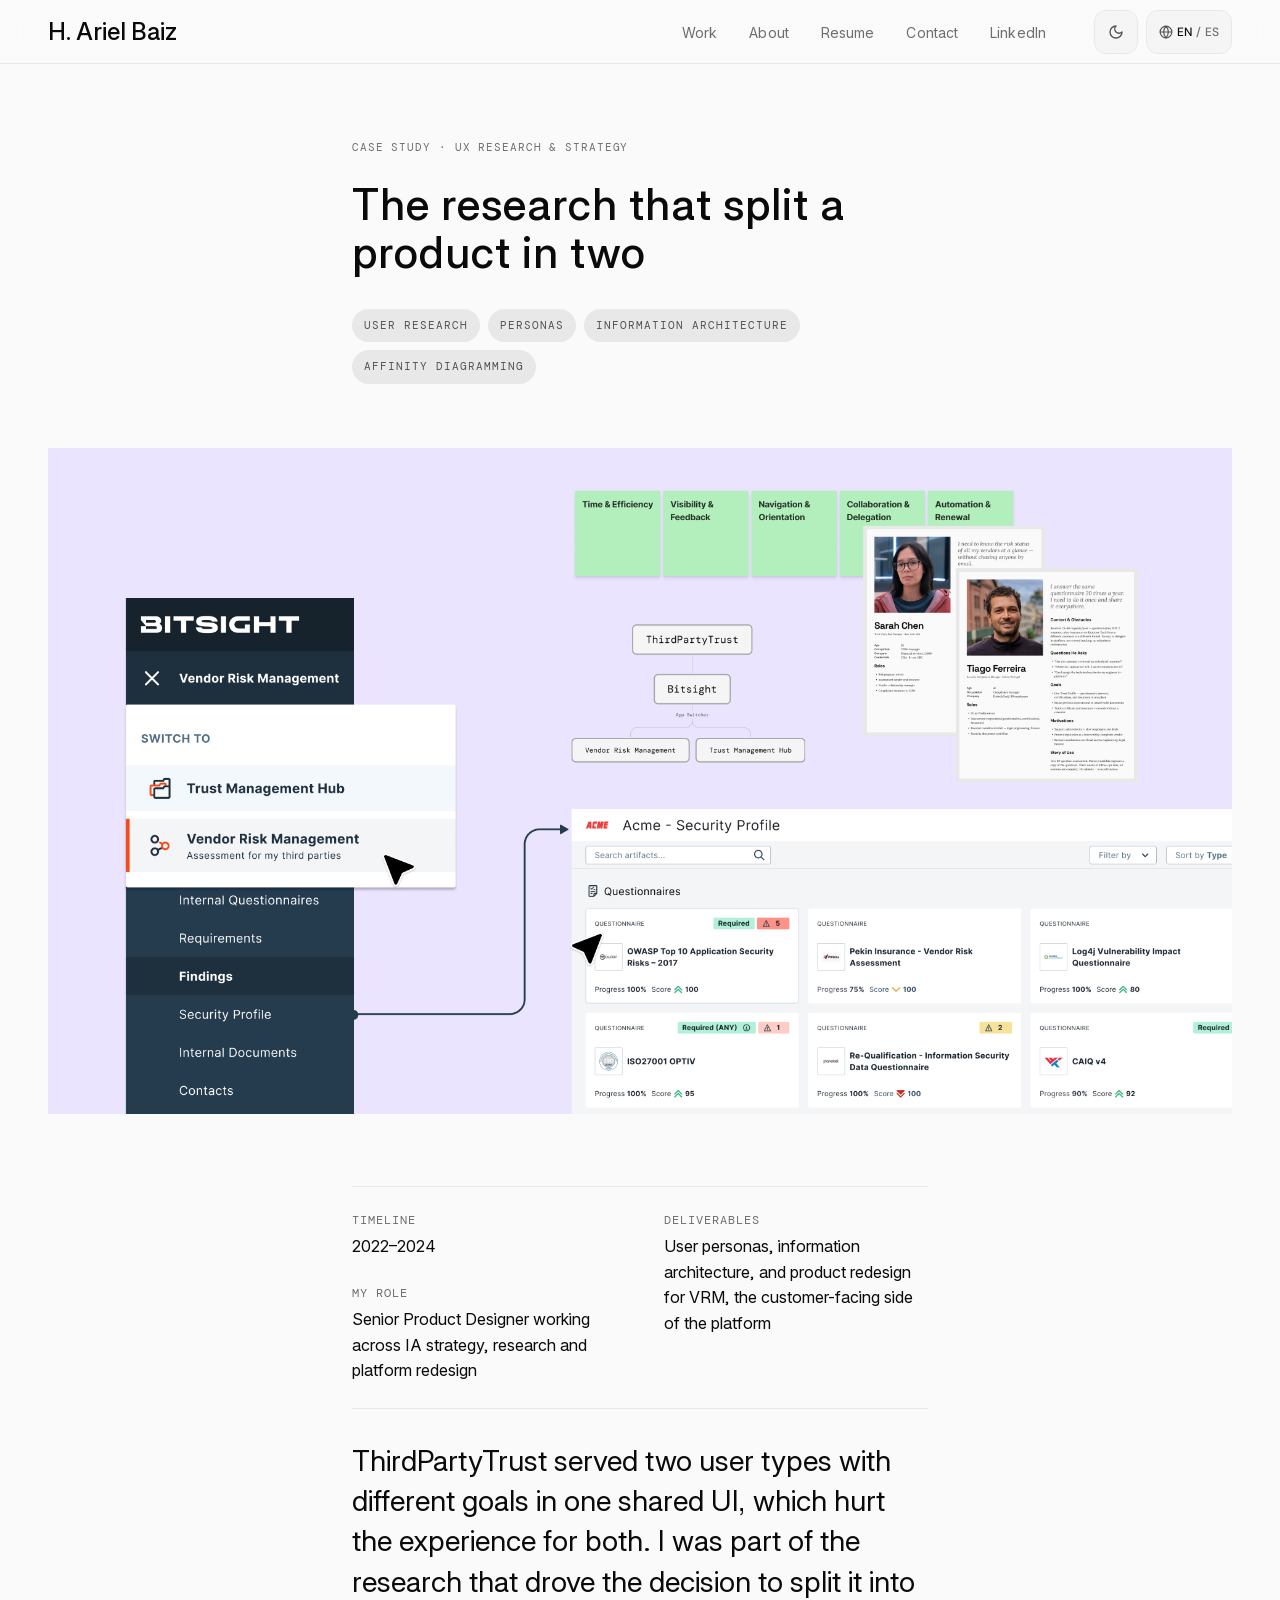
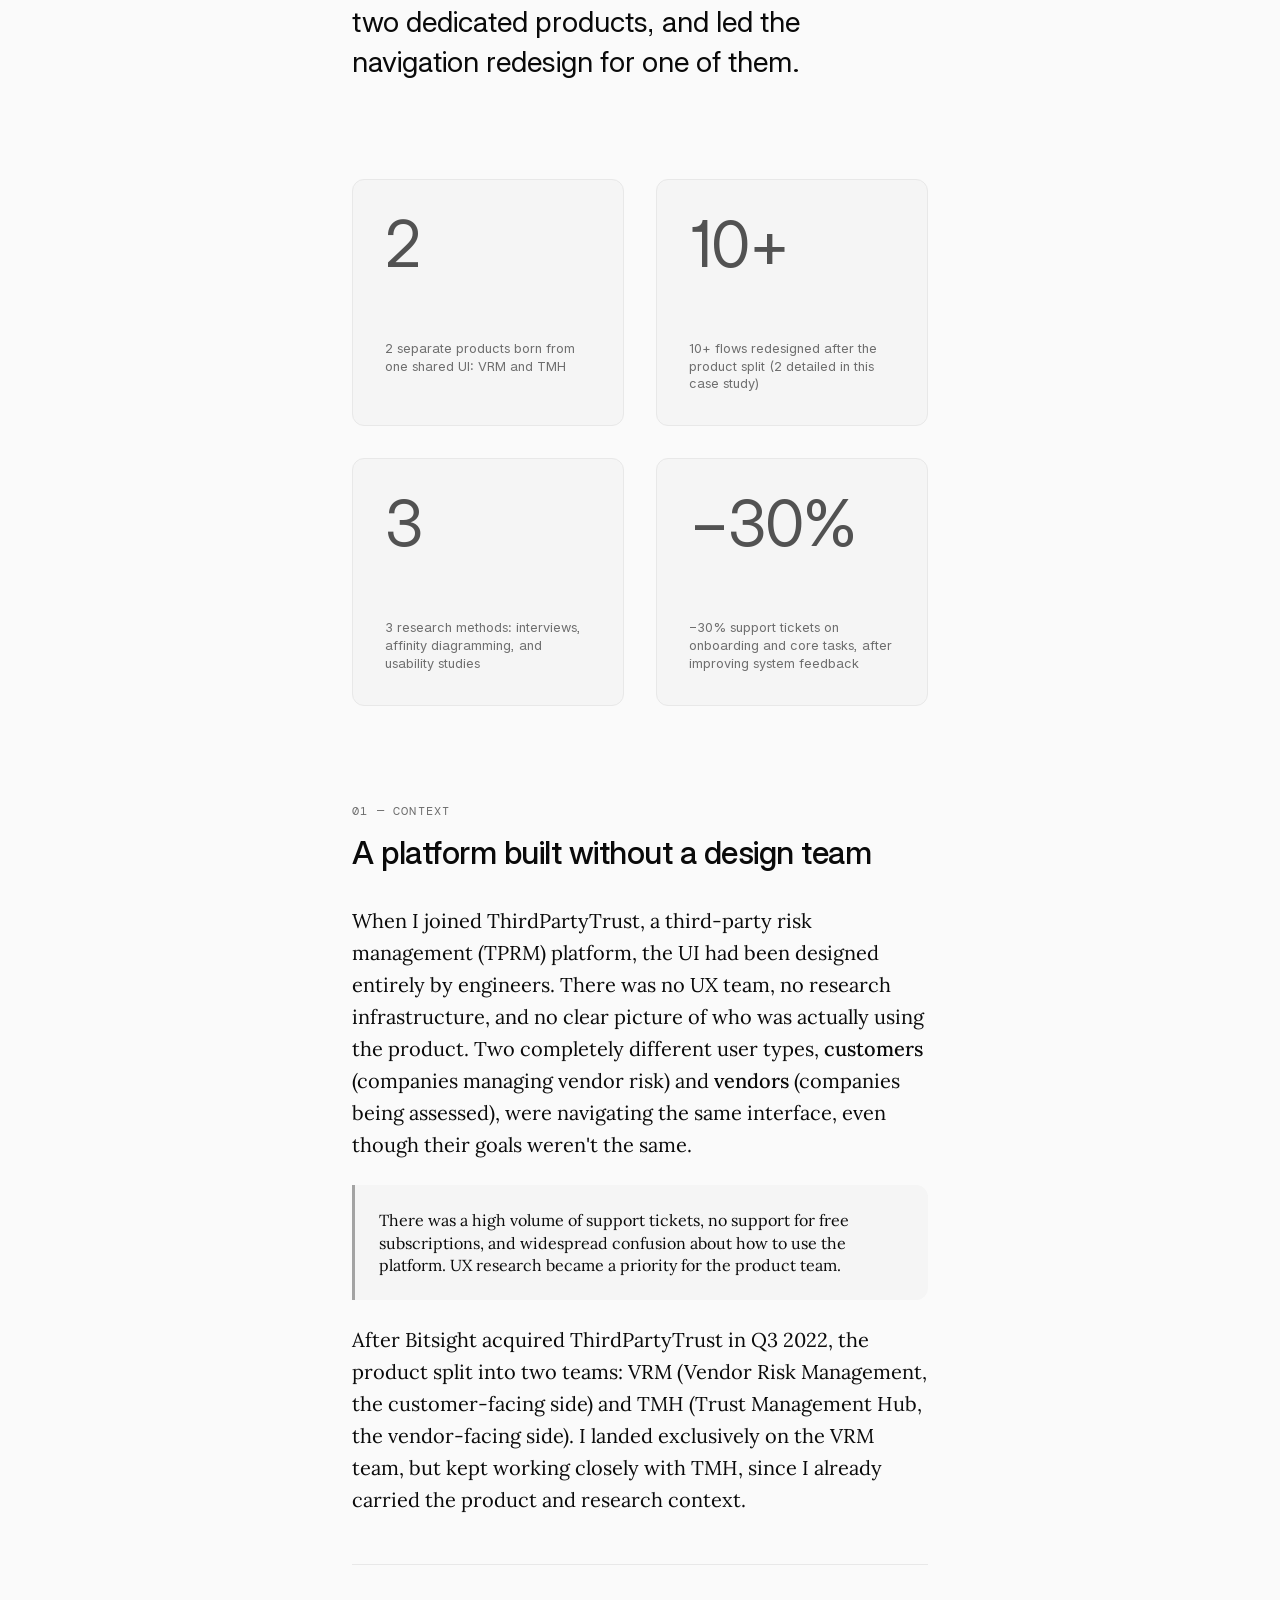
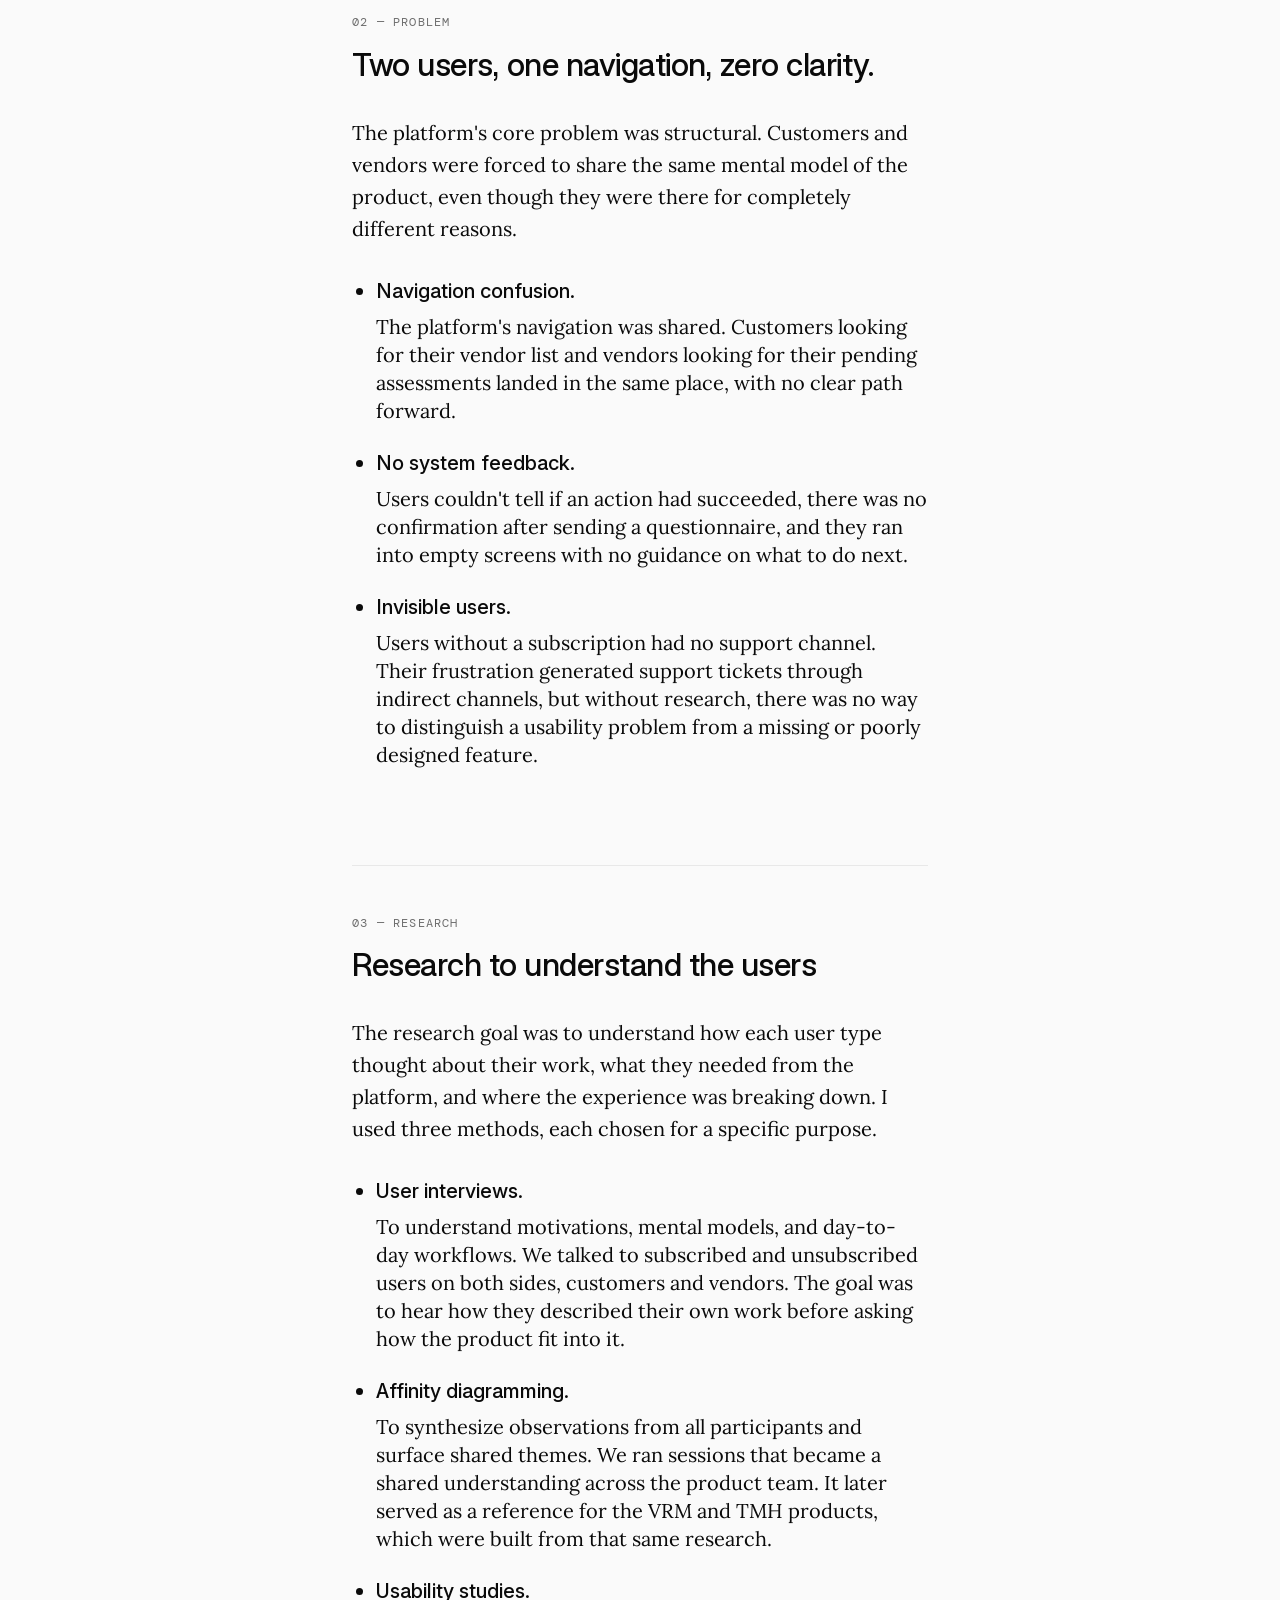
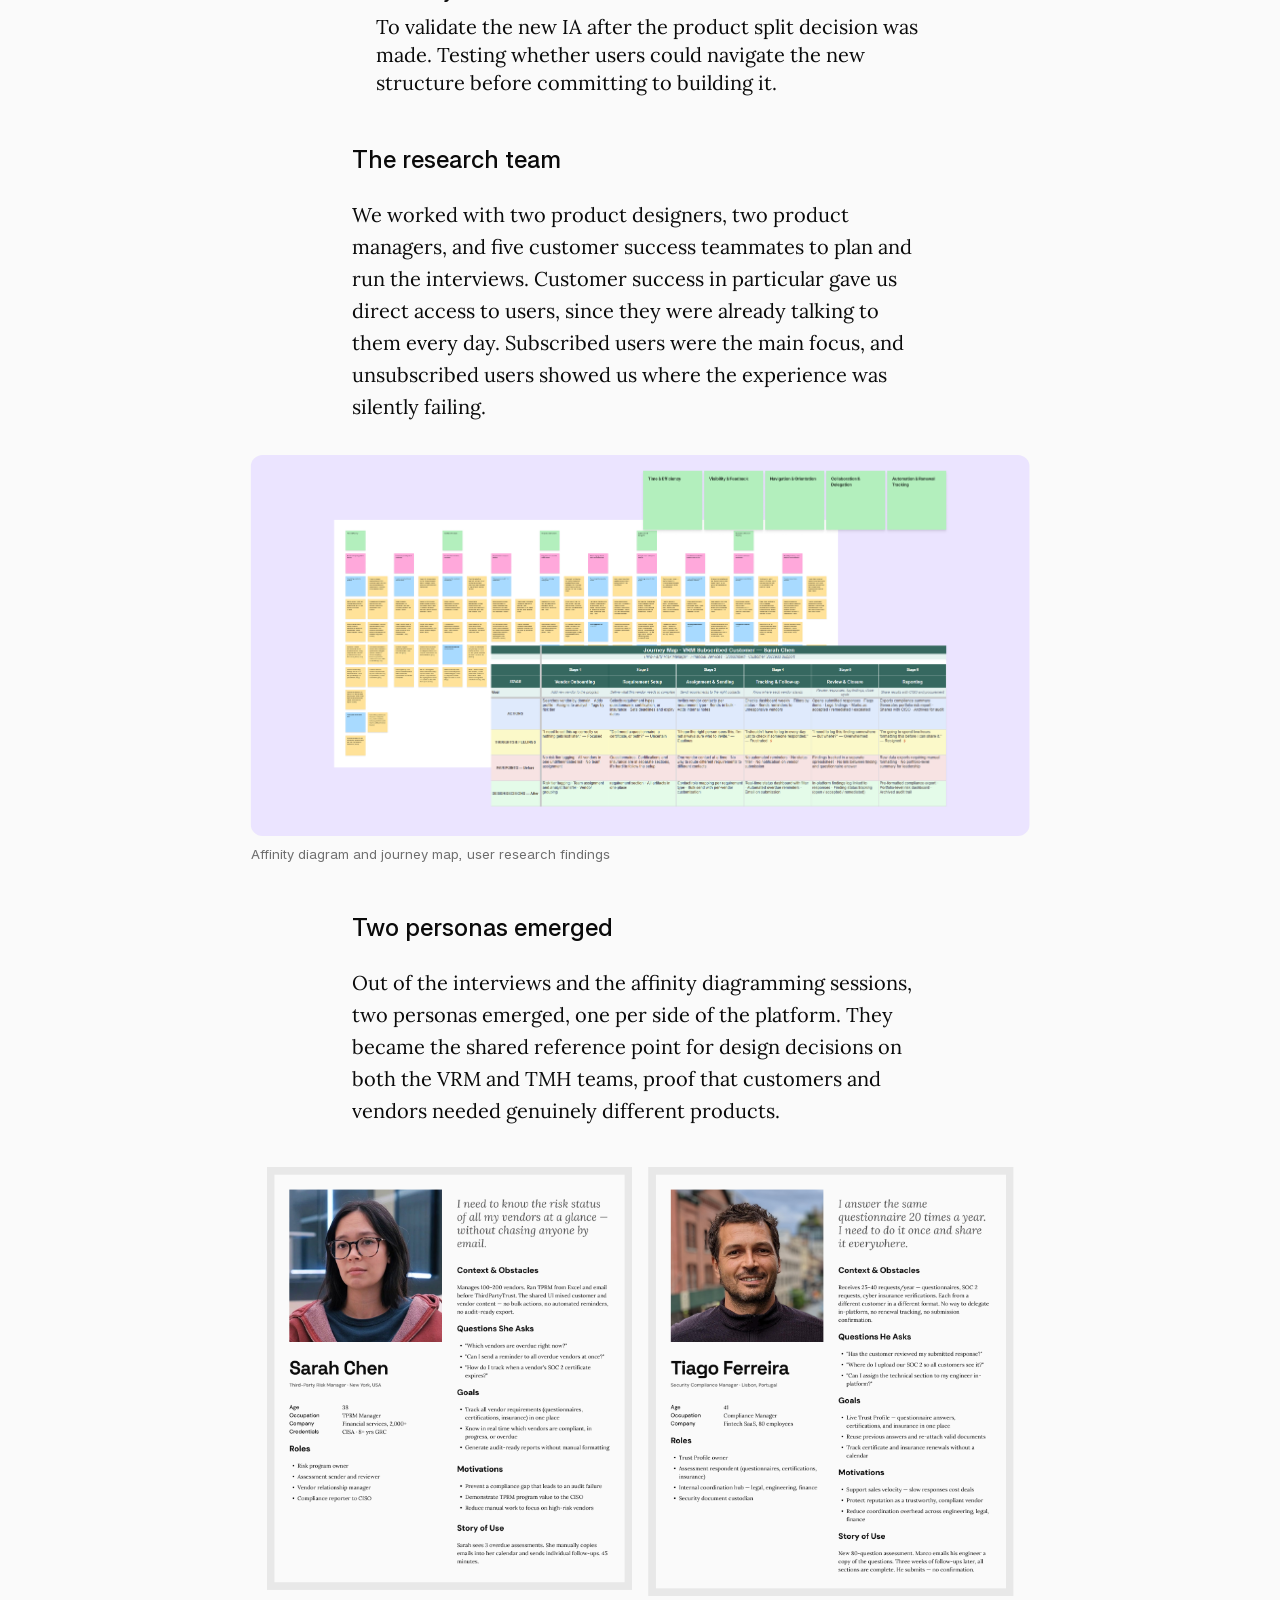
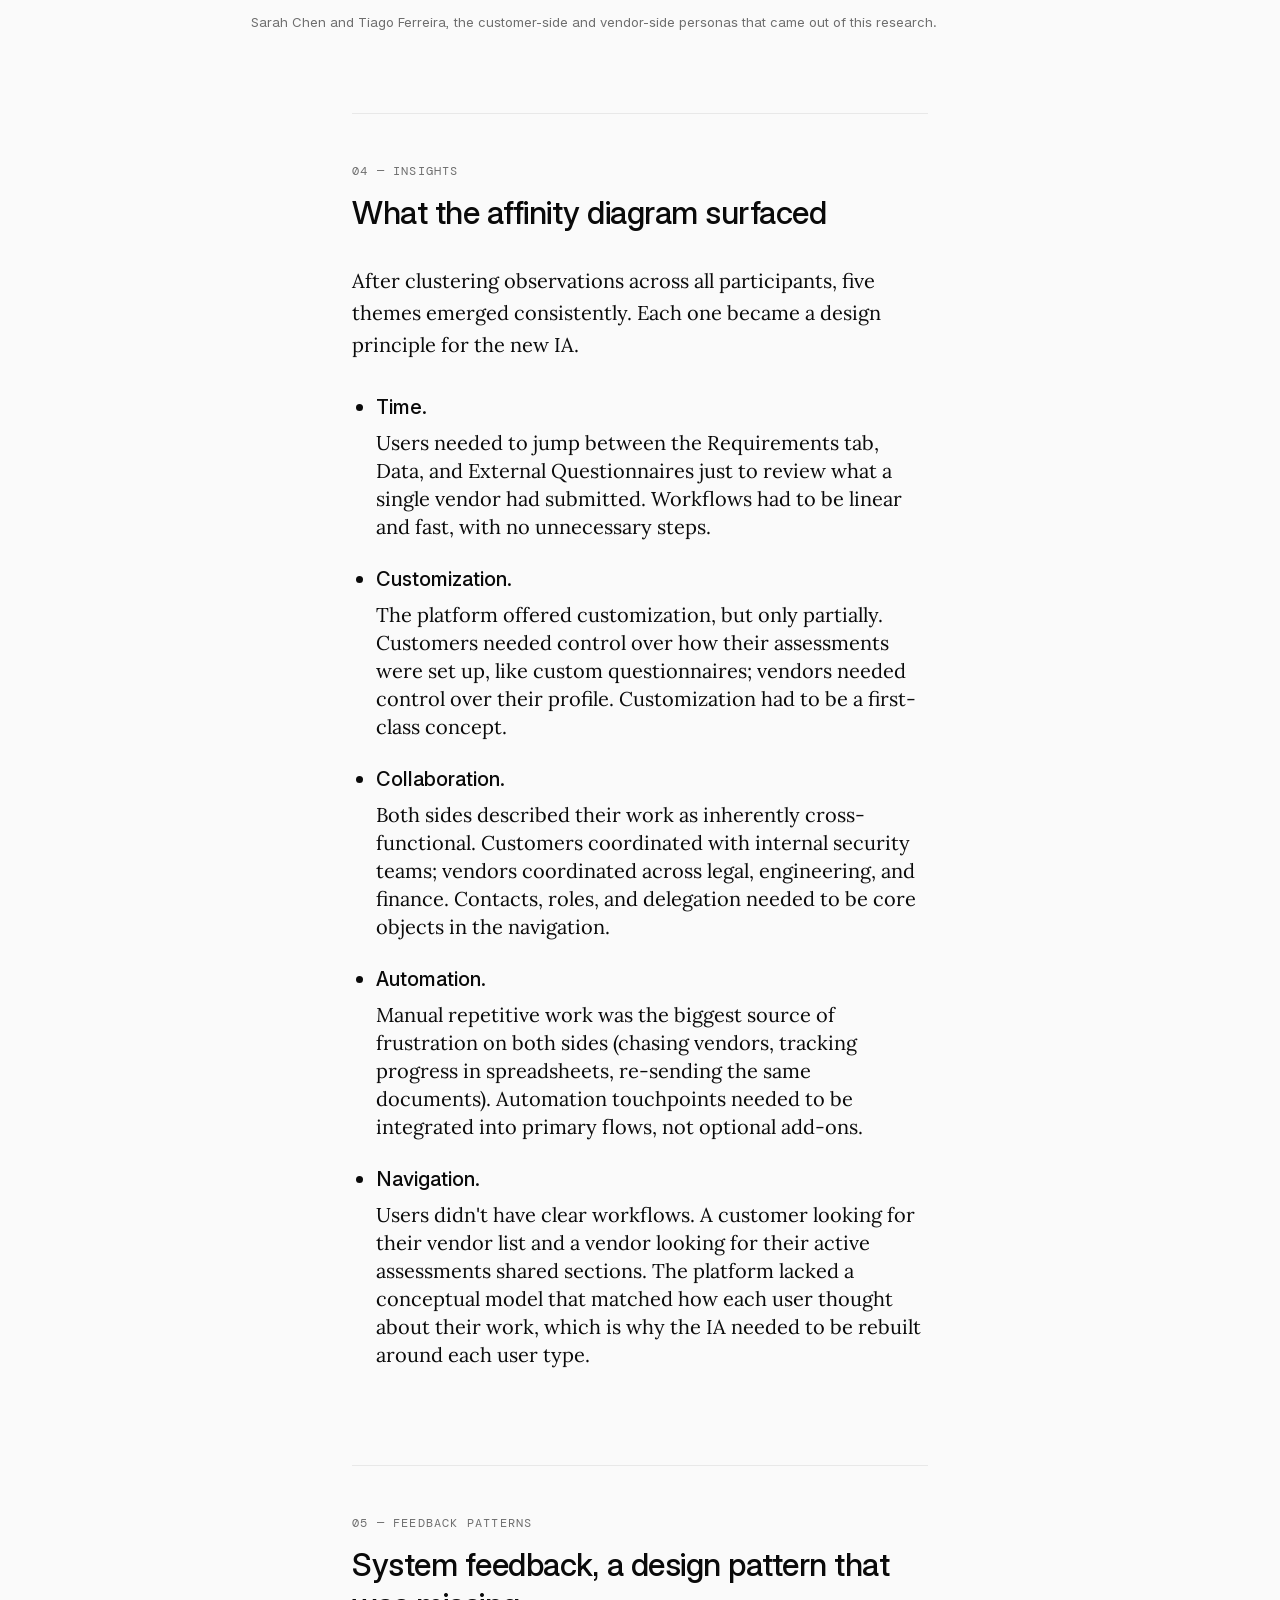
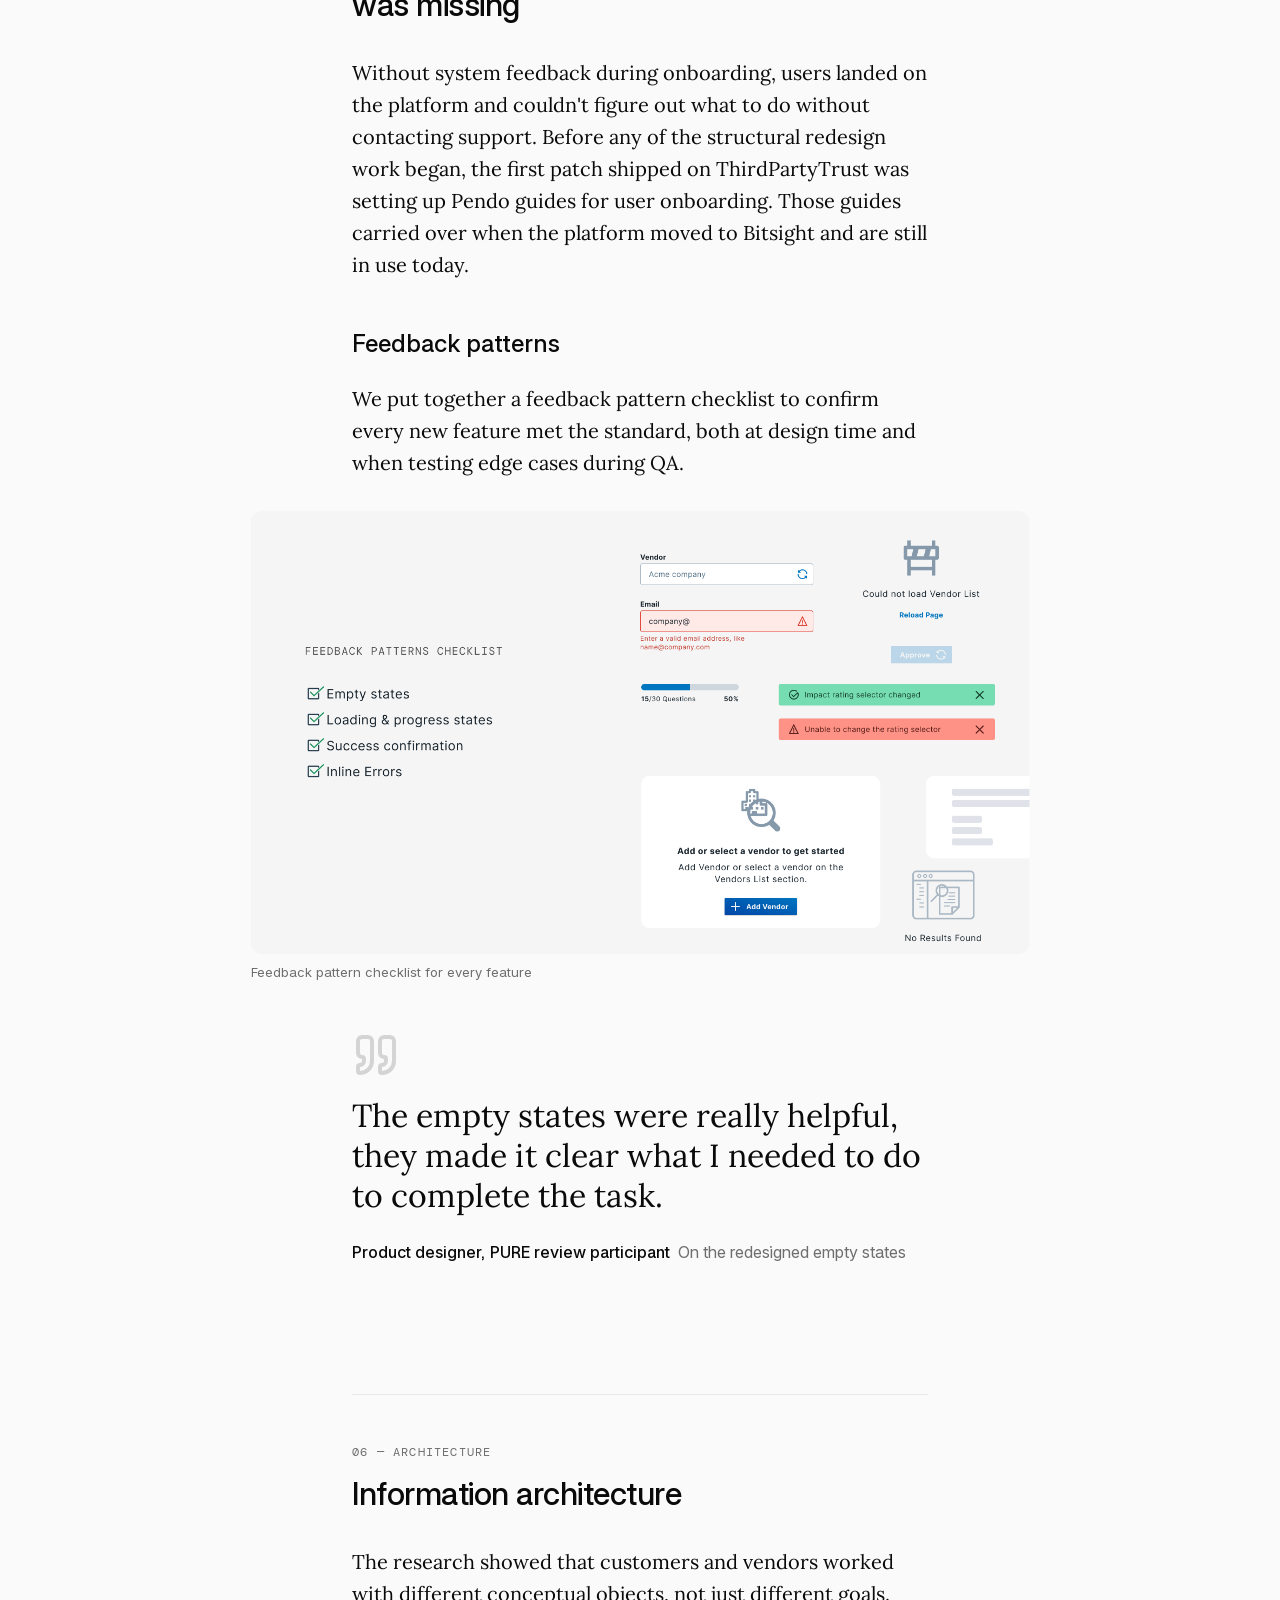
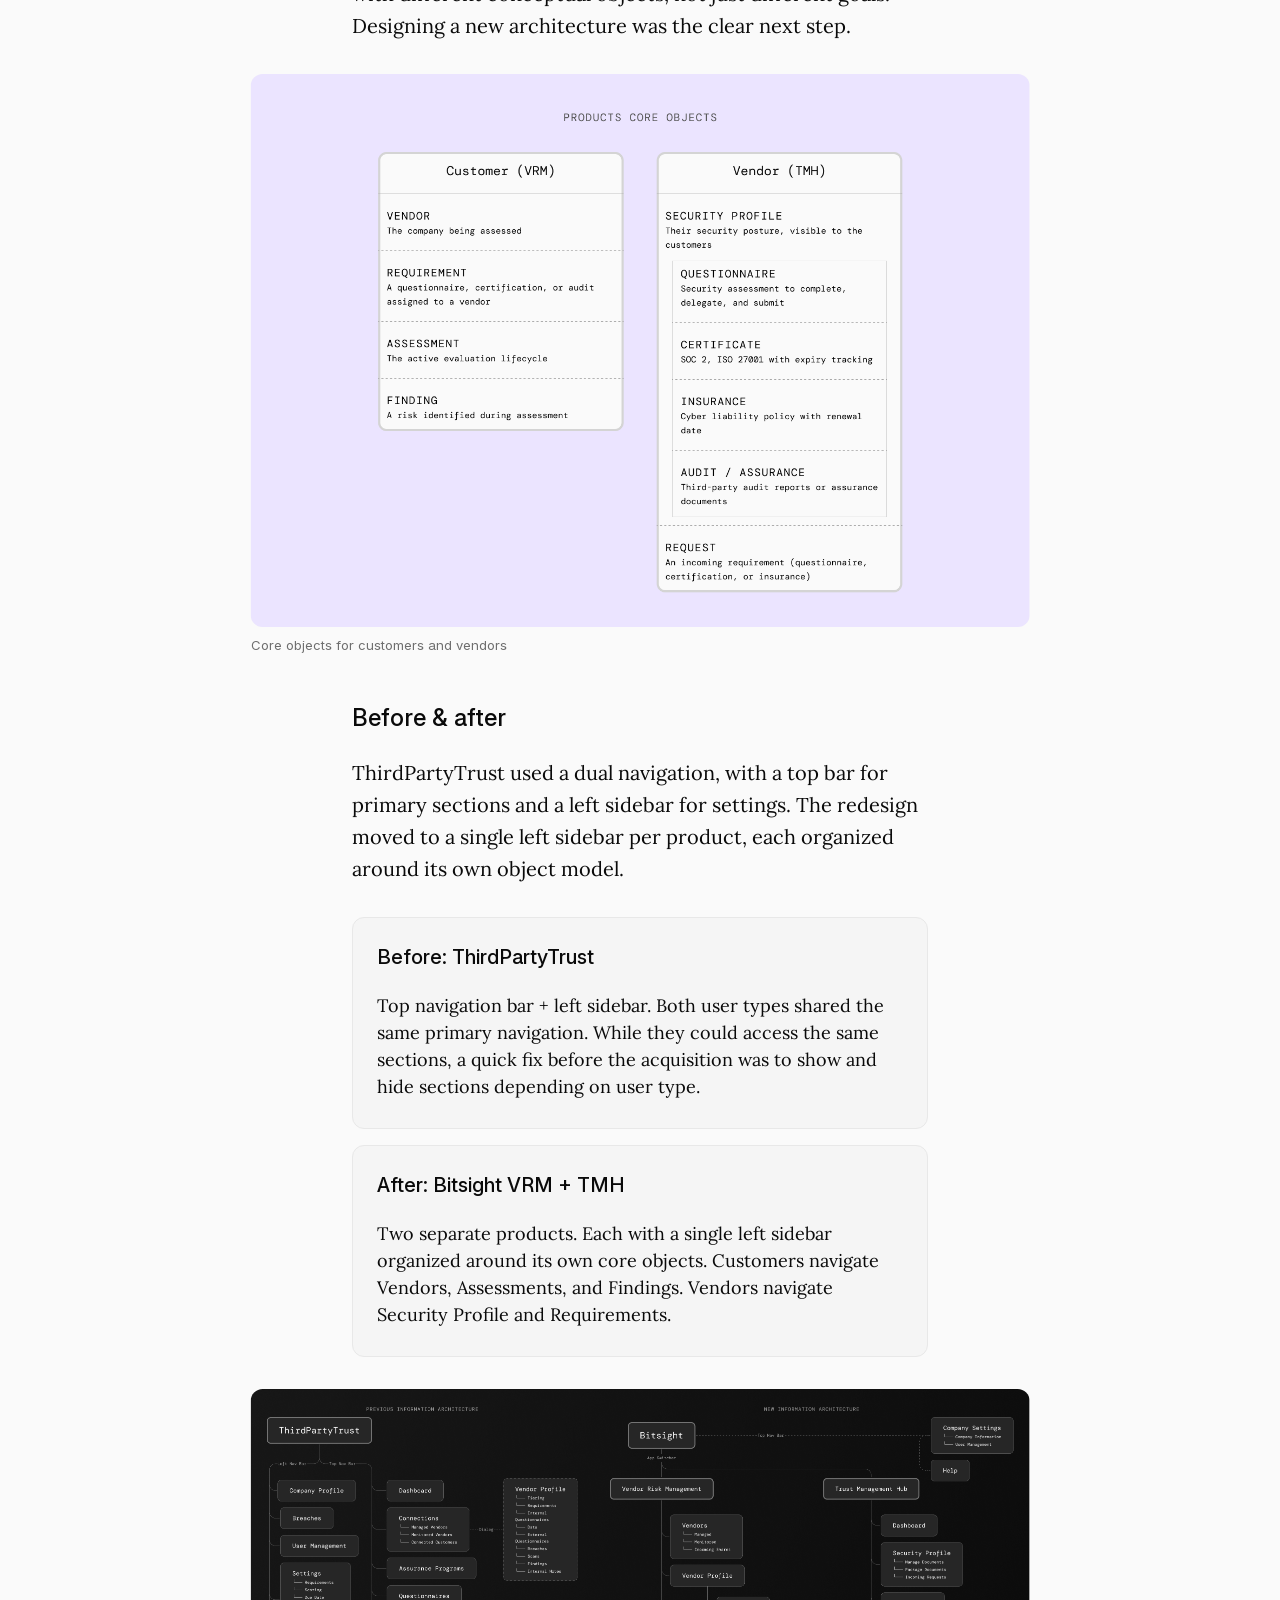
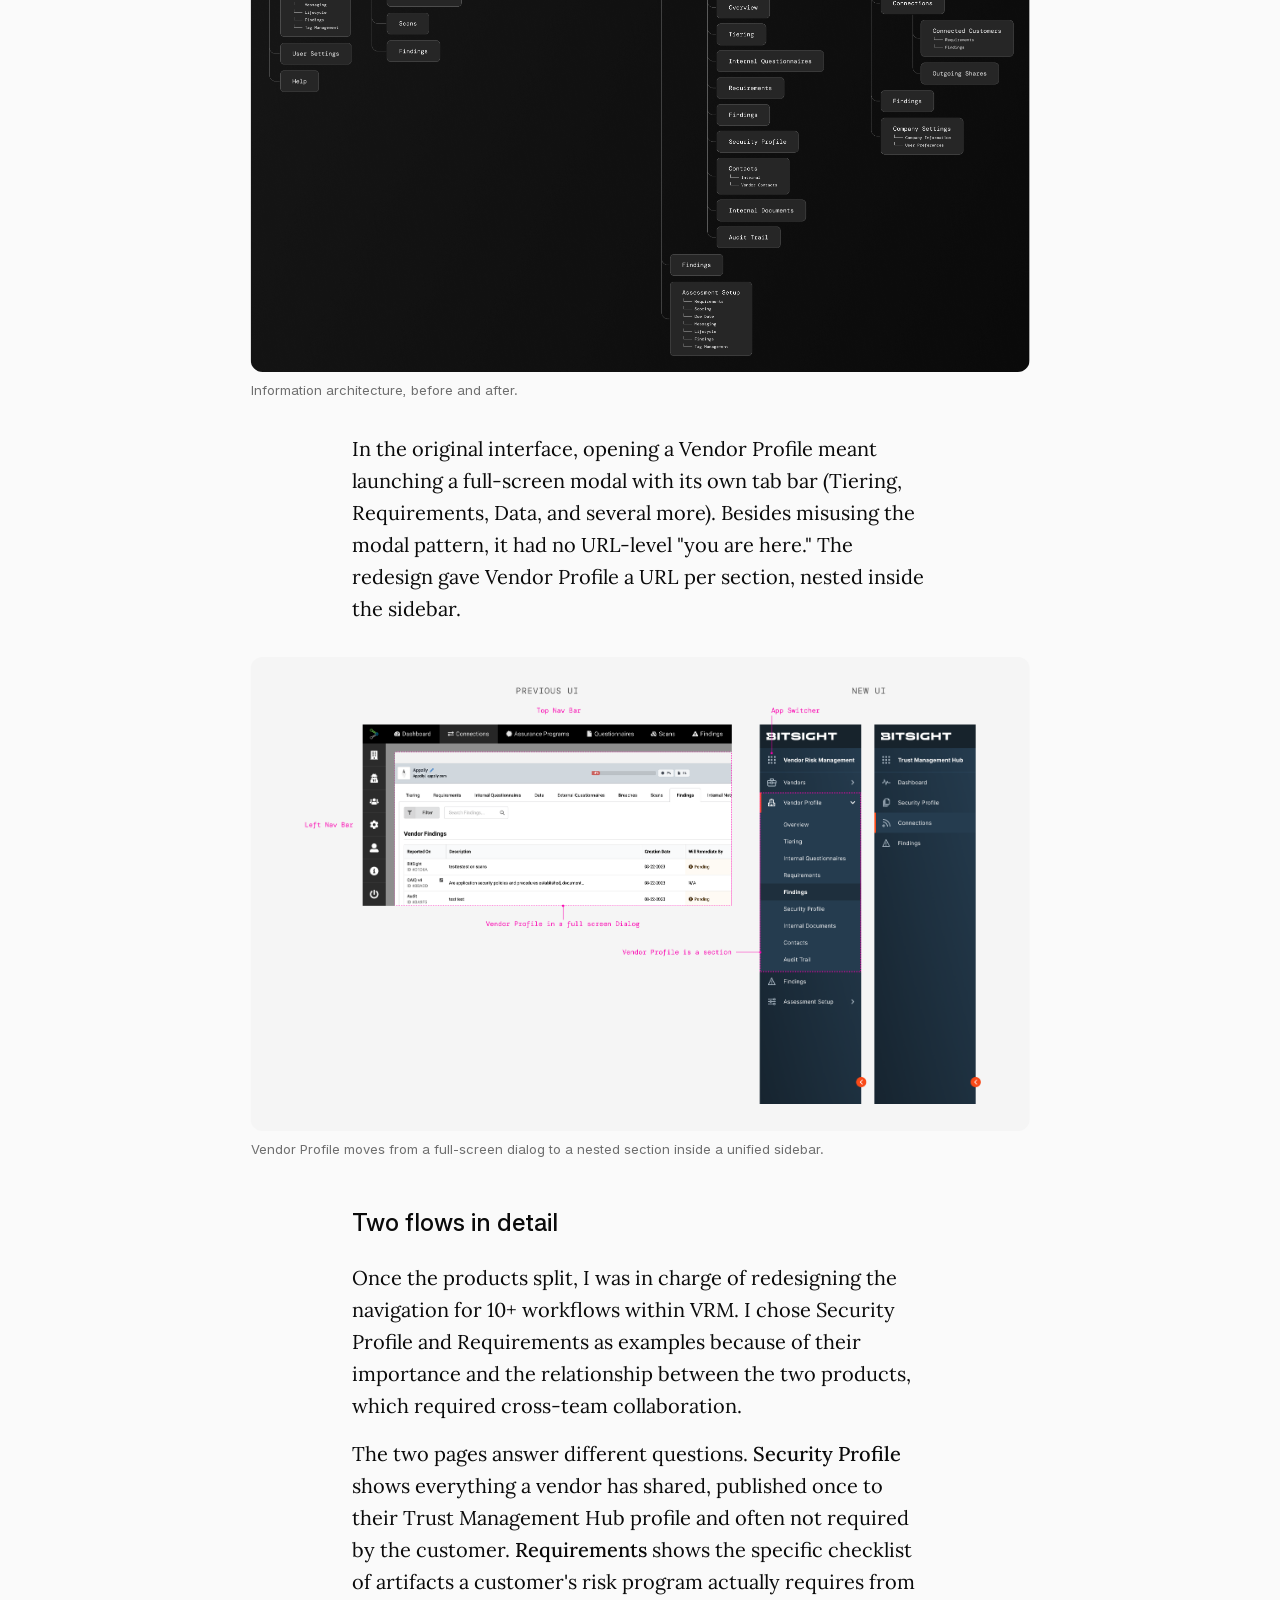
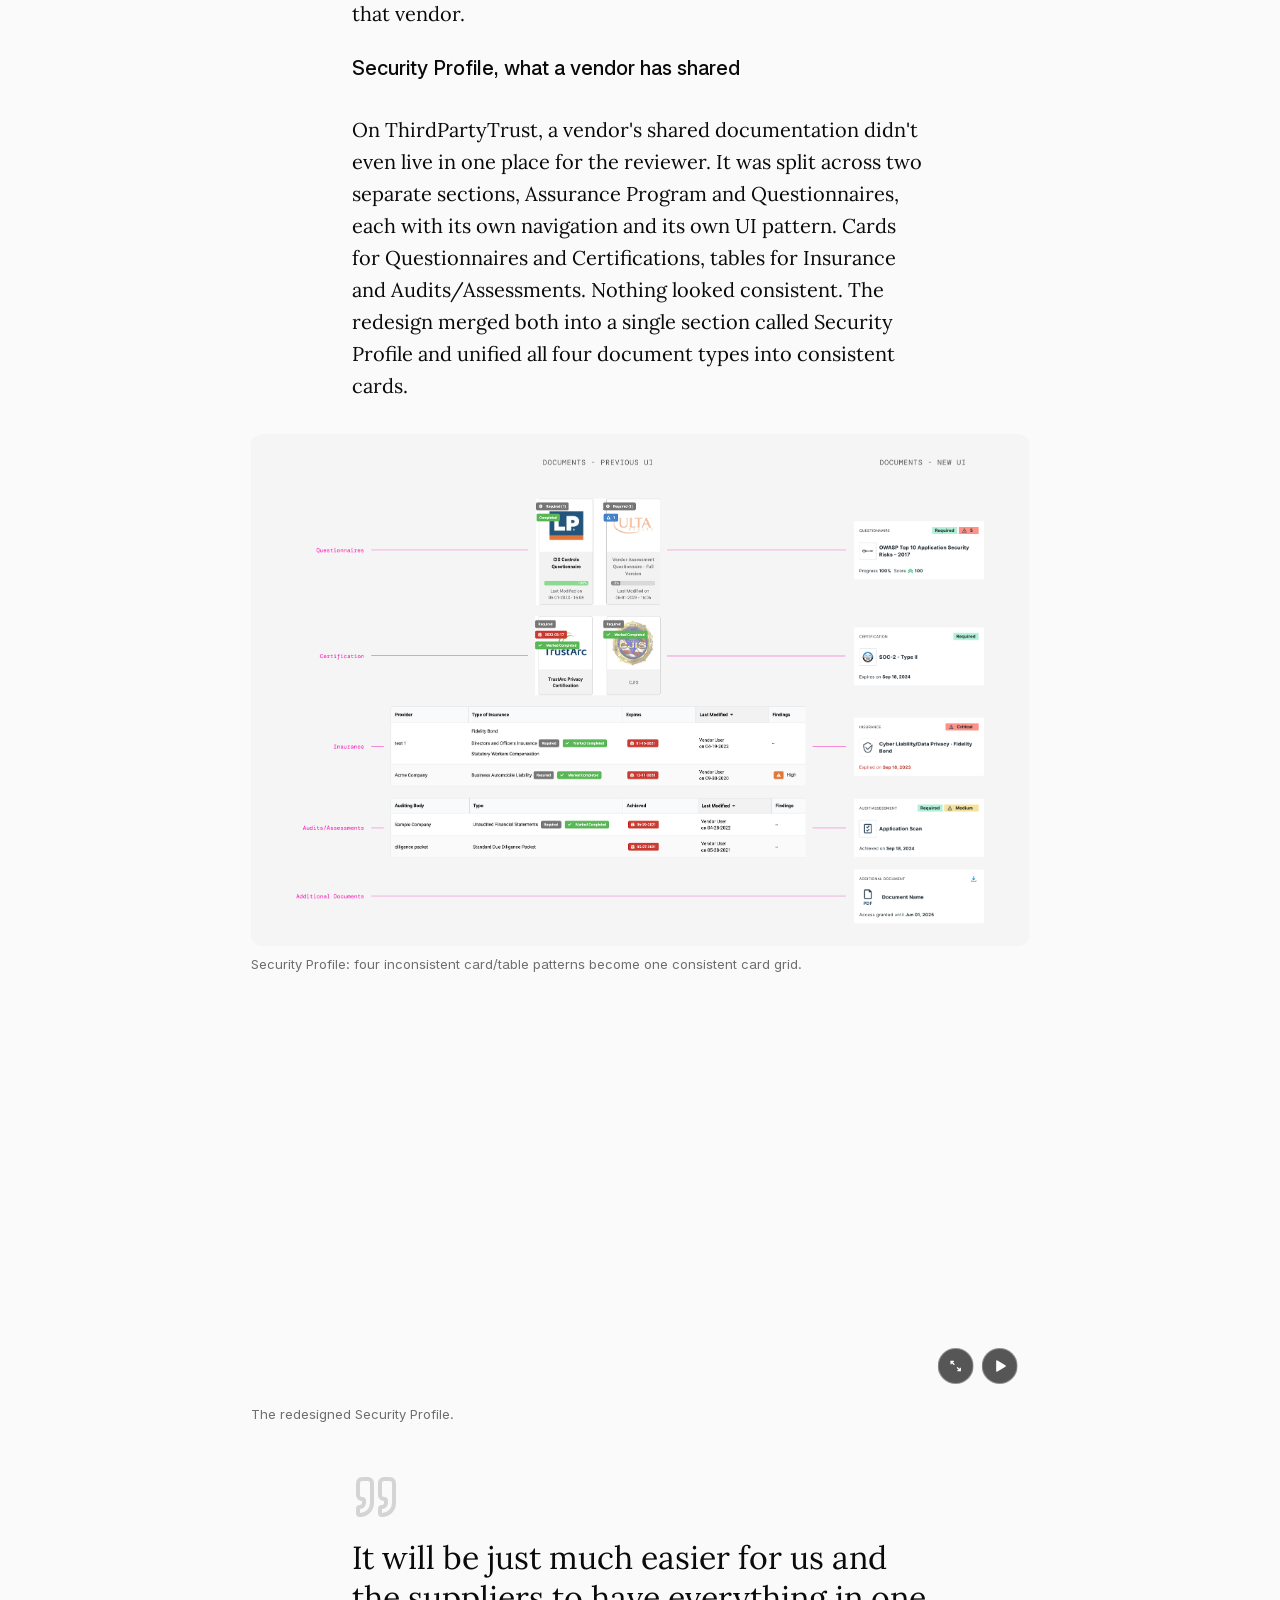
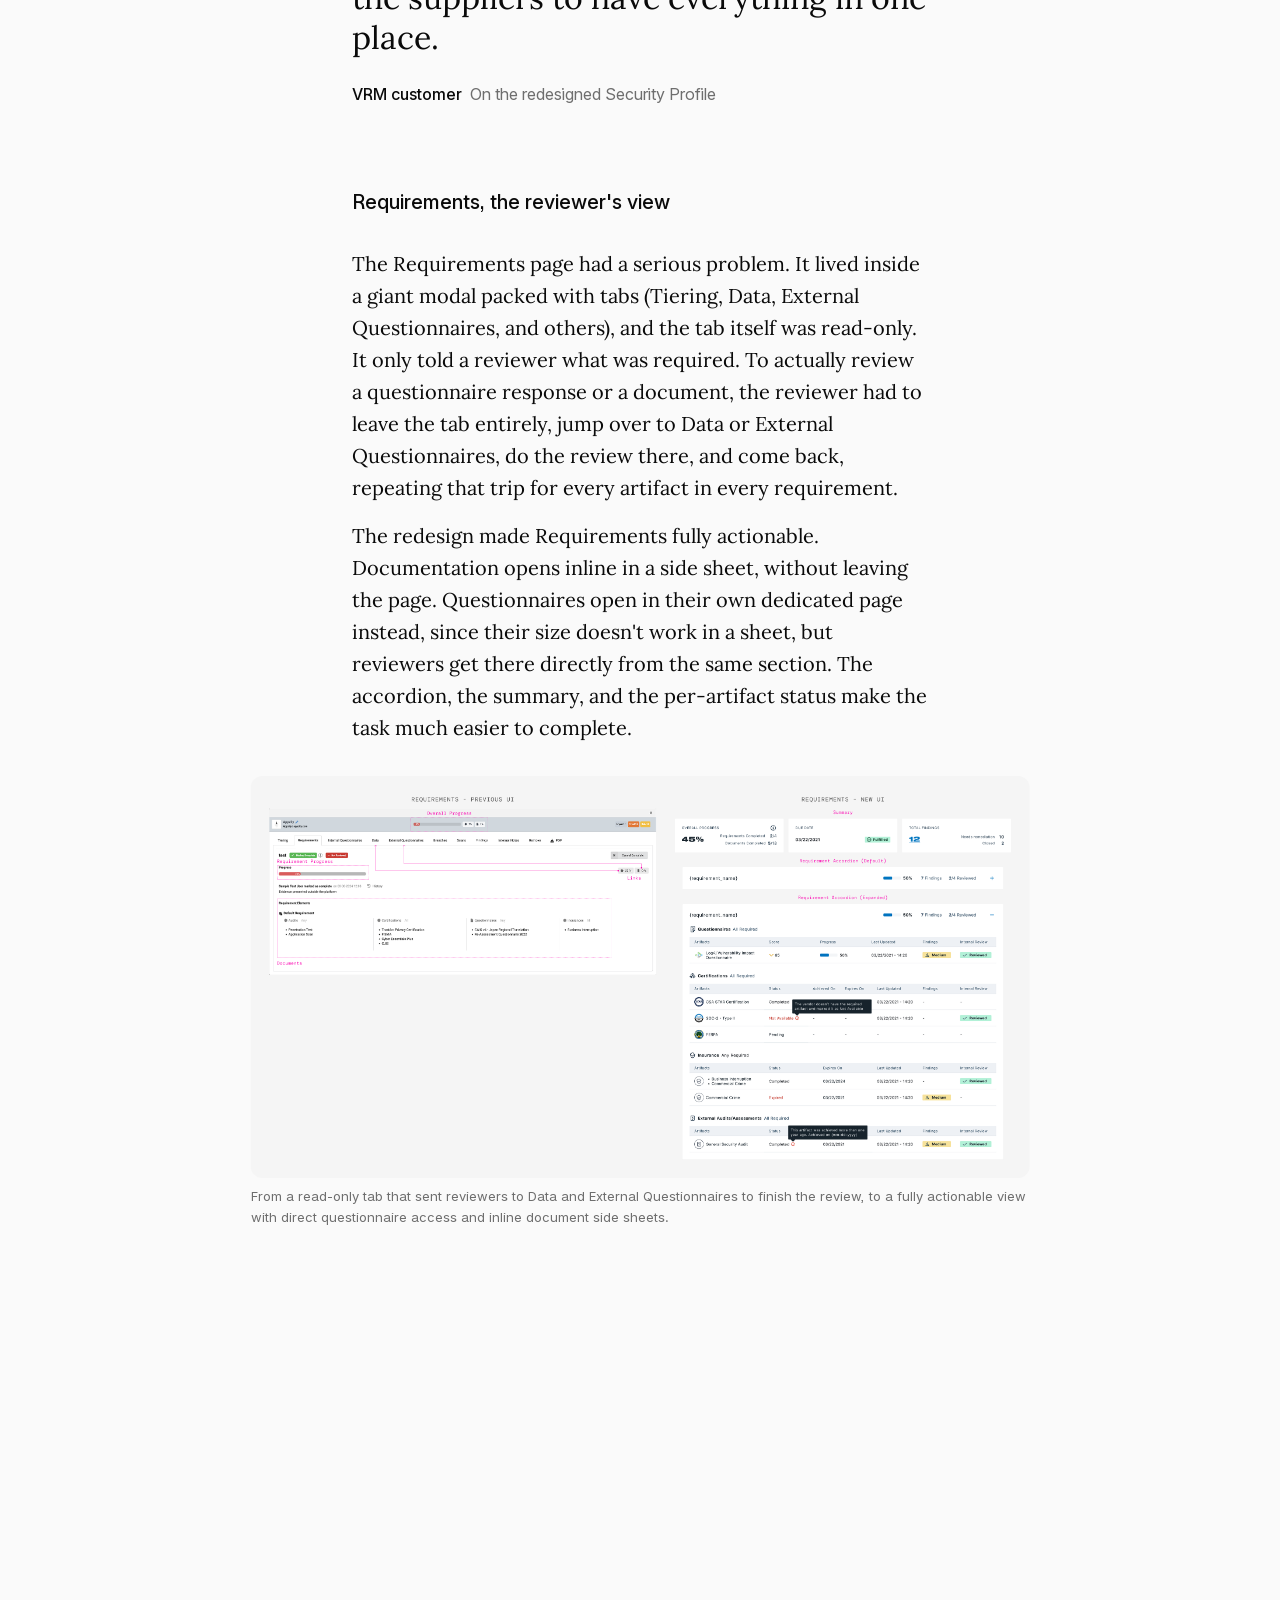
<file: case-study-new-site-architecture.html>
<!DOCTYPE html>
<html lang="en" data-i18n-title="meta.title.cs3" data-i18n-desc="meta.desc.cs3">
<head>
  <meta charset="UTF-8">
  <link rel="preload" href="fonts/RaveoVF-subsetted.woff2" as="font" type="font/woff2" crossorigin/>
  <link rel="stylesheet" href="css/tokens.css"/>
  <link rel="stylesheet" href="css/base.css"/>
  <link rel="stylesheet" href="css/case-study.css"/>
  <link rel="stylesheet" href="css/ask.css"/>
  <link rel="icon" href="images/favicon.ico" sizes="32x32"/>
  <link rel="icon" type="image/svg+xml" href="images/SVG/favicon.svg"/>
  <meta name="viewport" content="width=device-width, initial-scale=1.0">
  <title>Personas & IA Redesign — Hariel Baiz</title>
  <meta name="description" content="Case study: the UX research that led Bitsight to split ThirdPartyTrust into two products, and the navigation redesign that followed for VRM."/>
  <link rel="canonical" href="https://harielbaiz.com/case-study-new-site-architecture.html"/>

  <!-- Open Graph -->
  <meta property="og:type" content="article"/>
  <meta property="og:site_name" content="Hariel Baiz — Portfolio"/>
  <meta property="og:title" content="Personas & IA Redesign — Hariel Baiz"/>
  <meta property="og:description" content="Case study: the UX research that led Bitsight to split ThirdPartyTrust into two products, and the navigation redesign that followed for VRM."/>
  <meta property="og:url" content="https://harielbaiz.com/case-study-new-site-architecture.html"/>
  <meta property="og:image" content="https://harielbaiz.com/images/cs-product-split-cover.png"/>
  <meta property="og:image:width" content="1440"/>
  <meta property="og:image:height" content="800"/>
  <meta property="og:locale" content="en_US"/>
  <meta property="og:locale:alternate" content="es_ES"/>

  <!-- Twitter Card -->
  <meta name="twitter:card" content="summary_large_image"/>
  <meta name="twitter:title" content="Personas & IA Redesign — Hariel Baiz"/>
  <meta name="twitter:description" content="Case study: the UX research that led Bitsight to split ThirdPartyTrust into two products, and the navigation redesign that followed for VRM."/>
  <meta name="twitter:image" content="https://harielbaiz.com/images/cs-product-split-cover.png"/>

  <!-- Structured data -->
  <script type="application/ld+json">
{
  "@context": "https://schema.org",
  "@type": "CreativeWork",
  "name": "The research that split a product in two",
  "description": "Case study: the UX research that led Bitsight to split ThirdPartyTrust into two products, and the navigation redesign that followed for VRM.",
  "url": "https://harielbaiz.com/case-study-new-site-architecture.html",
  "image": "https://harielbaiz.com/images/cs-product-split-cover.png",
  "author": {
    "@type": "Person",
    "name": "Hariel Baiz",
    "url": "https://harielbaiz.com/"
  },
  "creator": {
    "@type": "Person",
    "name": "Hariel Baiz"
  },
  "keywords": "User Research, Personas, Information Architecture"
}
  </script>
  <style>
    /* ── Password gate ── */
    body.cs3-locked > *:not(#cs3-gate) { display: none !important; }
    /* #cs3-gate only shows while locked — this was previously unconditional,
       which meant the overlay never disappeared even after a correct
       password removed .cs3-locked from <body>
<a class="skip-link" href="#main" data-i18n="a11y.skip">Skip to main content</a>. */
    #cs3-gate { display: none; }
    body.cs3-locked #cs3-gate {
      position: fixed;
      inset: 0;
      z-index: 999;
      display: flex;
      align-items: center;
      justify-content: center;
      background: var(--bg);
      padding: 1.5rem;
    }
    .cs3-gate-box { max-width: 340px; width: 100%; text-align: center; }
    .cs3-gate-box h2 { font-family: var(--f-ui); font-weight: 500; font-size: 1.2rem; color: var(--text); margin: 0 0 0.5rem; }
    .cs3-gate-box p { font-family: var(--f-body); font-size: 0.9rem; color: var(--text-3); margin: 0 0 1.5rem; line-height: 1.5; }
    .cs3-gate-hint { margin: 1rem 0 0 !important; font-size: 0.82rem !important; }
    .cs3-gate-hint a { color: var(--brand); text-decoration: underline; }
    .cs3-gate-form { display: flex; gap: 0.5rem; }
    .cs3-gate-form input[type="password"] {
      flex: 1;
      padding: 0.65rem 0.85rem;
      border: 1px solid var(--border);
      border-radius: var(--r-md);
      background: var(--surface-card);
      color: var(--text);
      font-family: var(--f-ui);
      font-size: 0.9rem;
    }
    .cs3-gate-form input[type="password"]:focus { outline: 2px solid var(--brand); outline-offset: 1px; }
    .cs3-gate-form button {
      padding: 0.65rem 1.1rem;
      border: none;
      border-radius: var(--r-md);
      background: var(--brand);
      color: var(--text);
      font-family: var(--f-ui);
      font-weight: 500;
      font-size: 0.9rem;
      cursor: pointer;
    }
    .cs3-gate-error { margin-top: 0.75rem; font-family: var(--f-ui); font-size: 0.82rem; color: #c0392b; display: none; }
    .cs3-gate-error.is-visible { display: block; }
  </style>
    <script type="text/javascript">
        (function(c,l,a,r,i,t,y){
            c[a]=c[a]||function(){(c[a].q=c[a].q||[]).push(arguments)};
            t=l.createElement(r);t.async=1;t.src="https://www.clarity.ms/tag/"+i;
            y=l.getElementsByTagName(r)[0];y.parentNode.insertBefore(t,y);
        })(window, document, "clarity", "script", "yc3kidrhxo");
    </script>
    <!-- Cloudflare Web Analytics -->
    <script type='module' src='https://static.cloudflareinsights.com/beacon.min.js' data-cf-beacon='{"token": "c79aaa6e01bc4ab7bf9d7ee2a056df8a"}'></script>
    <!-- End Cloudflare Web Analytics -->
</head>
<!-- Password gate temporarily disabled (2026-08-19) — re-enable by adding class="cs3-locked" back to <body>. Gate markup/CSS/JS below untouched. -->
<body class="on-grid">

<!-- ── PASSWORD GATE ── -->
<div id="cs3-gate">
  <div class="cs3-gate-box">
    <h2 data-i18n="cs3.gate.h2">This case study is password protected</h2>
    <p data-i18n="cs3.gate.p">Enter the password to view Personas &amp; Information Architecture.</p>
    <div class="cs3-gate-form">
      <input type="password" id="cs3-gate-input" placeholder="Password" autocomplete="off" data-i18n-placeholder="cs3.gate.placeholder" />
      <button type="button" id="cs3-gate-btn" data-i18n="cs3.gate.btn">Unlock</button>
    </div>
    <div class="cs3-gate-error" id="cs3-gate-error" data-i18n="cs3.gate.error">Incorrect password. Try again.</div>
    <p class="cs3-gate-hint" data-i18n="cs3.gate.hint">Don't have the password yet? Reach me out at <a href="mailto:hariel.baiz@gmail.com">hariel.baiz@gmail.com</a></p>
  </div>
</div>

<!-- ── NAV ── -->
<nav>
  <a class="nav-name nav-logo" href="index.html" aria-label="H. Ariel Baiz — Home">H. Ariel Baiz</a>
  <ul class="nav-links">
    <li><a href="index.html#work" data-i18n="nav.work">Work</a></li>
    <li><a href="about.html" data-i18n="nav.about">About</a></li>
    <li><a href="downloads/Hariel-Baiz-Resume-EN.pdf" data-i18n-href="resume.href" target="_blank"><span data-i18n="nav.resume">Resume</span></a></li>
    <li><a href="#" data-email-href><span data-i18n="nav.contact">Contact</span></a></li>
    <li><a href="https://www.linkedin.com/in/hariel-baiz" class="nav-cta" target="_blank"><span data-i18n="nav.linkedin">LinkedIn</span></a></li>
  </ul>
  <div class="nav-controls">
    <button type="button" class="nav-ask" data-ask-open hidden aria-haspopup="dialog" data-i18n-aria="nav.ask" aria-label="Ask AI"><svg width="16" height="16" viewBox="0 0 24 24" fill="none" stroke="currentColor" stroke-width="2" stroke-linecap="round" stroke-linejoin="round" aria-hidden="true"><path d="M9.937 15.5A2 2 0 0 0 8.5 14.063l-6.135-1.582a.5.5 0 0 1 0-.962L8.5 9.936A2 2 0 0 0 9.937 8.5l1.582-6.135a.5.5 0 0 1 .963 0L14.063 8.5A2 2 0 0 0 15.5 9.937l6.135 1.581a.5.5 0 0 1 0 .964L15.5 14.063a2 2 0 0 0-1.437 1.437l-1.582 6.135a.5.5 0 0 1-.963 0z"/><path d="M20 3v4"/><path d="M22 5h-4"/><path d="M4 17v2"/><path d="M5 18H3"/></svg></button>
    <button class="theme-toggle" aria-label="Toggle theme">
      <span class="icon-moon"><svg width="16" height="16" viewBox="0 0 24 24" fill="none" stroke="currentColor" stroke-width="2" stroke-linecap="round" stroke-linejoin="round"><path d="M12 3a6 6 0 0 0 9 9 9 9 0 1 1-9-9Z"/></svg></span>
      <span class="icon-sun"><svg width="16" height="16" viewBox="0 0 24 24" fill="none" stroke="currentColor" stroke-width="2" stroke-linecap="round" stroke-linejoin="round"><circle cx="12" cy="12" r="4"/><path d="M12 2v2"/><path d="M12 20v2"/><path d="m4.93 4.93 1.41 1.41"/><path d="m17.66 17.66 1.41 1.41"/><path d="M2 12h2"/><path d="M20 12h2"/><path d="m6.34 17.66-1.41 1.41"/><path d="m19.07 4.93-1.41 1.41"/></svg></span>
    </button>
    <button class="lang-toggle" aria-label="Toggle language">
      <svg class="lang-icon" width="14" height="14" viewBox="0 0 24 24" fill="none" stroke="currentColor" stroke-width="2" stroke-linecap="round" stroke-linejoin="round"><circle cx="12" cy="12" r="10"/><line x1="2" y1="12" x2="22" y2="12"/><path d="M12 2a15.3 15.3 0 0 1 4 10 15.3 15.3 0 0 1-4 10 15.3 15.3 0 0 1-4-10 15.3 15.3 0 0 1 4-10z"/></svg>
      <span class="lang-active">EN</span><span class="lang-sep">/</span><span class="lang-label">ES</span>
    </button>
    <button class="nav-toggle" aria-label="Toggle menu" aria-expanded="false">
      <svg class="icon-menu" width="18" height="18" viewBox="0 0 24 24" fill="none" stroke="currentColor" stroke-width="2" stroke-linecap="round" stroke-linejoin="round"><line x1="3" y1="6" x2="21" y2="6"/><line x1="3" y1="12" x2="21" y2="12"/><line x1="3" y1="18" x2="21" y2="18"/></svg>
      <svg class="icon-close" width="18" height="18" viewBox="0 0 24 24" fill="none" stroke="currentColor" stroke-width="2" stroke-linecap="round" stroke-linejoin="round"><line x1="18" y1="6" x2="6" y2="18"/><line x1="6" y1="6" x2="18" y2="18"/></svg>
    </button>
  </div>
</nav>

<!-- ── HERO ── -->
<header class="hero">
  <div class="hero-inner">
    <div class="hero-tag" data-i18n="cs3.hero.tag">Case Study · UX Research &amp; Strategy</div>
    <h1 data-i18n="cs3.hero.title">The research that split a product in two</h1>
    <div class="hero-meta">
      <span class="chip">User Research</span>
      <span class="chip">Personas</span>
      <span class="chip">Information Architecture</span>
      <span class="chip" data-i18n="cs3.hero.chip4">Affinity Diagramming</span>
    </div>
  </div>
  <figure class="hero-cover hero-cover--placeholder">
    <img src="images/header-product-split.png" alt="product split — Bitsight VRM and TMH" />
  </figure>
</header>

<div class="cs-layout">
  <nav class="cs-index" aria-label="Case study sections">
    <ol>
      <li><a href="#context"><span data-i18n="cs3.idx.context">01 — Context</span></a></li>
      <li><a href="#problem"><span data-i18n="cs3.idx.problem">02 — Problem</span></a></li>
      <li><a href="#research"><span data-i18n="cs3.idx.research">03 — Research</span></a></li>
      <li><a href="#insights"><span data-i18n="cs3.idx.insights">04 — Insights</span></a></li>
      <li><a href="#feedback-patterns"><span data-i18n="cs3.idx.feedback">05 — Feedback Patterns</span></a></li>
      <li><a href="#architecture"><span data-i18n="cs3.idx.architecture">06 — Architecture</span></a></li>
      <li><a href="#lessons"><span data-i18n="cs3.idx.lessons">07 — Lessons</span></a></li>
    </ol>
  </nav>

<div class="cs-frame">
  <main id="main" class="page-wrap">

    <div class="hero-facts">
      <div class="hero-facts__col">
        <div class="hero-fact">
          <span class="hero-fact-label" data-i18n="cs3.facts.timelineLabel">Timeline</span>
          <span class="hero-fact-value" data-i18n="cs3.facts.timelineValue">2022–2024</span>
        </div>
        <div class="hero-fact">
          <span class="hero-fact-label" data-i18n="cs3.facts.roleLabel">My Role</span>
          <span class="hero-fact-value" data-i18n="cs3.facts.roleValue">Senior Product Designer working across IA strategy, research and platform redesign</span>
        </div>
      </div>
      <div class="hero-facts__col">
        <div class="hero-fact">
          <span class="hero-fact-label" data-i18n="cs3.facts.deliverablesLabel">Deliverables</span>
          <span class="hero-fact-value" data-i18n="cs3.facts.deliverablesValue">User personas, information architecture, and product redesign for VRM, the customer-facing side of the platform</span>
        </div>
      </div>
    </div>

    <p class="hero-sub" data-i18n="cs3.hero.sub">ThirdPartyTrust served two completely different user types in one shared UI, and neither felt like it fit. I was part of the research that drove the decision to split it into two dedicated products, Bitsight VRM and TMH, then led the navigation and user flow redesign for VRM, the customer-facing side, working closely with the TMH team on the vendor side.</p>

    <!-- OUTCOME BANNER -->
    <div class="outcome-banner" aria-label="Key outcomes">
      <div class="outcome-stat">
        <div class="number">2</div>
        <div class="label" data-i18n="cs3.outcome.label1">Separate products born from one shared UI — VRM and TMH</div>
      </div>
      <div class="outcome-stat">
        <div class="number">10+</div>
        <div class="label" data-i18n="cs3.outcome.label2">Flows redesigned after the product split — 3 shown in detail below</div>
      </div>
      <div class="outcome-stat">
        <div class="number">3</div>
        <div class="label" data-i18n="cs3.outcome.label3">Research methods — interviews, affinity diagramming, usability studies</div>
      </div>
      <div class="outcome-stat">
        <div class="number">−30%</div>
        <div class="label" data-i18n="cs3.outcome.label4">−30% support tickets on onboarding and core tasks, after improving system feedback</div>
      </div>
    </div>


    <!-- 01 — CONTEXT -->
    <section id="context">
      <div class="section-label" data-i18n="cs3.idx.context">01 — Context</div>
      <h2 data-i18n="cs3.context.h2">A platform built without a design team</h2>
      <p data-i18n="cs3.context.p2">When I joined ThirdPartyTrust, a third-party risk management (TPRM) platform, the UI had been designed entirely by engineers. There was no UX team, no research infrastructure, and no clear picture of who was actually using the product. Two completely different user types, <strong>customers</strong> (companies managing vendor risk) and <strong>vendors</strong> (companies being assessed), were navigating the same interface, with the same navigation, even though their goals had almost nothing in common.</p>
      <div class="callout">
        <p data-i18n="cs3.context.callout1">The signal was already there. A high volume of support tickets, no support for free subscriptions, no way to tell a usability problem from a missing feature. My job was to build the process to read that signal, and then act on it.</p>
      </div>
      <p data-i18n="cs3.context.p3">After Bitsight acquired ThirdPartyTrust in Q3 2022, the product split into two teams: VRM (Vendor Risk Management, the customer-facing side) and TMH (Trust Management Hub, the vendor-facing side). I landed exclusively on the VRM team, but kept working closely with TMH, since I already carried the product and research context.</p>
    </section>


    <!-- 02 — PROBLEM -->
    <section id="problem">
      <div class="section-label" data-i18n="cs3.idx.problem">02 — Problem</div>
      <h2 data-i18n="cs3.problem.h2">Two users. One navigation. Zero clarity.</h2>
      <p data-i18n="cs3.problem.p1">The platform's core problem wasn't any single broken feature. It was structural. Customers and vendors were forced to share the same mental model of the product, even though they were there for completely different reasons.</p>

      <ul class="insight-list insight-list--plain">
        <li class="pain">
          <span class="insight-icon"><svg viewBox="0 0 24 24" fill="none" stroke="currentColor" stroke-width="2" stroke-linecap="round" stroke-linejoin="round"><circle cx="12" cy="12" r="10"/><path d="M12 8v4"/><path d="M12 16h.01"/></svg></span>
          <span><strong data-i18n="cs3.problem.card1title">Navigation confusion.</strong> <span data-i18n="cs3.problem.card1p">The top bar and left sidebar served both user types at once. Customers looking for their vendor list and vendors looking for their pending assessments landed in the same place, with no clear path forward.</span></span>
        </li>
        <li class="pain">
          <span class="insight-icon"><svg viewBox="0 0 24 24" fill="none" stroke="currentColor" stroke-width="2" stroke-linecap="round" stroke-linejoin="round"><circle cx="12" cy="12" r="10"/><path d="M12 8v4"/><path d="M12 16h.01"/></svg></span>
          <span><strong data-i18n="cs3.problem.card2title">No system feedback.</strong> <span data-i18n="cs3.problem.card2p">Users couldn't tell if an action had succeeded. No confirmation after sending a questionnaire. Empty screens with no guidance on what to do next.</span></span>
        </li>
        <li class="pain">
          <span class="insight-icon"><svg viewBox="0 0 24 24" fill="none" stroke="currentColor" stroke-width="2" stroke-linecap="round" stroke-linejoin="round"><circle cx="12" cy="12" r="10"/><path d="M12 8v4"/><path d="M12 16h.01"/></svg></span>
          <span><strong data-i18n="cs3.problem.card3title">Invisible users.</strong> <span data-i18n="cs3.problem.card3p">Users without a subscription had no support channel. Their frustration generated support tickets through indirect channels, but without research, there was no way to distinguish a usability problem from a missing or poorly designed feature.</span></span>
        </li>
      </ul>
    </section>


    <!-- 03 — RESEARCH -->
    <section id="research">
      <div class="section-label" data-i18n="cs3.idx.research">03 — Research</div>
      <h2 data-i18n="cs3.research.h2">Understanding two different worlds</h2>
      <p data-i18n="cs3.research.p1">The research goal was exploratory. I wanted to understand how each user type thought about their work, what they needed from the platform, and where the experience was breaking down. I used three methods, each chosen for a specific purpose.</p>

      <ul class="insight-list insight-list--plain">
        <li class="win">
          <span class="insight-icon"><svg viewBox="0 0 24 24" fill="none" stroke="currentColor" stroke-width="2" stroke-linecap="round" stroke-linejoin="round"><path d="M21 10.5V19a2 2 0 0 1-2 2H5a2 2 0 0 1-2-2V5a2 2 0 0 1 2-2h11.5"/><path d="m9 11 3 3L22 4"/></svg></span>
          <span><strong data-i18n="cs3.research.card1title">User interviews.</strong> <span data-i18n="cs3.research.card1p">To understand motivations, mental models, and day-to-day workflows. We talked to subscribed and unsubscribed users on both sides, customers and vendors. The goal was to hear how they described their own work before asking how the product fit into it.</span></span>
        </li>
        <li class="win">
          <span class="insight-icon"><svg viewBox="0 0 24 24" fill="none" stroke="currentColor" stroke-width="2" stroke-linecap="round" stroke-linejoin="round"><path d="M21 10.5V19a2 2 0 0 1-2 2H5a2 2 0 0 1-2-2V5a2 2 0 0 1 2-2h11.5"/><path d="m9 11 3 3L22 4"/></svg></span>
          <span><strong data-i18n="cs3.research.card2title">Affinity diagramming.</strong> <span data-i18n="cs3.research.card2p">To synthesize observations from all participants and surface shared themes. We ran sessions that became a shared understanding across the product team. It later served as a reference for the VRM and TMH products, which were built from that same research.</span></span>
        </li>
        <li class="win">
          <span class="insight-icon"><svg viewBox="0 0 24 24" fill="none" stroke="currentColor" stroke-width="2" stroke-linecap="round" stroke-linejoin="round"><path d="M21 10.5V19a2 2 0 0 1-2 2H5a2 2 0 0 1-2-2V5a2 2 0 0 1 2-2h11.5"/><path d="m9 11 3 3L22 4"/></svg></span>
          <span><strong data-i18n="cs3.research.card3title">Usability studies.</strong> <span data-i18n="cs3.research.card3p">To validate the new IA after the product split decision was made. Testing whether users could navigate the new structure before committing to building it.</span></span>
        </li>
      </ul>

      <h3 data-i18n="cs3.research.h3a">The research team</h3>
      <p data-i18n="cs3.research.p2">We worked with two product designers, two product managers, and five customer success teammates to plan and run the interviews. Customer success in particular gave us direct access to users, since they were already talking to them every day. Subscribed users were the main focus, and unsubscribed users showed us where the experience was silently failing.</p>

        <div class="media-block">
            <img src="images/affinityDiagram-journeyMap.png" alt="Affinity diagram — User research findings" />
            <p class="media-caption" data-i18n="cs3.research.caption1">Affinity diagram and Journey map — User research findings</p>
        </div>

      <h3 data-i18n="cs3.research.h3b">Two personas emerged</h3>
      <p data-i18n="cs3.research.p3">Out of the interviews and the affinity diagramming sessions, two personas emerged, one per side of the platform. They became the shared reference point for design decisions on both the VRM and TMH teams, proof that customers and vendors needed genuinely different products, not just different views of the same one.</p>
          <div class="media-block">
              <img src="images/user_personas.png" alt="User personas — Sarah Chen and Tiago Ferreira" />
              <p class="media-caption" data-i18n="cs3.research.caption2">Sarah Chen and Tiago Ferreira, the customer-side and vendor-side personas that came out of this research.</p>
          </div>
    </section>


    <!-- 05 — KEY INSIGHTS -->
    <section id="insights">
      <div class="section-label" data-i18n="cs3.idx.insights">04 — Key Insights</div>
      <h2 data-i18n="cs3.insights.h2">What the affinity diagram surfaced</h2>
      <p data-i18n="cs3.insights.p1">After clustering observations across all participants, five themes emerged consistently. Each one became a design principle for the new IA.</p>

      <ul class="insight-list insight-list--plain">
        <li class="win">
          <span class="insight-icon"><svg viewBox="0 0 24 24" fill="none" stroke="currentColor" stroke-width="2" stroke-linecap="round" stroke-linejoin="round"><path d="M21 10.5V19a2 2 0 0 1-2 2H5a2 2 0 0 1-2-2V5a2 2 0 0 1 2-2h11.5"/><path d="m9 11 3 3L22 4"/></svg></span>
          <span data-i18n="cs3.insights.theme1"><strong>Time.</strong> Users needed to jump between the Requirements tab, Data, and External Questionnaires just to review what a single vendor had submitted. Workflows had to be linear and fast, with no dead ends or unnecessary steps.</span>
        </li>
        <li class="win">
          <span class="insight-icon"><svg viewBox="0 0 24 24" fill="none" stroke="currentColor" stroke-width="2" stroke-linecap="round" stroke-linejoin="round"><path d="M21 10.5V19a2 2 0 0 1-2 2H5a2 2 0 0 1-2-2V5a2 2 0 0 1 2-2h11.5"/><path d="m9 11 3 3L22 4"/></svg></span>
          <span data-i18n="cs3.insights.theme2"><strong>Customization.</strong> Neither user type felt the platform was built for their context. Customers needed control over how their assessments were set up, like custom questionnaires; vendors needed control over their profile. Customization had to be a first-class concept.</span>
        </li>
        <li class="win">
          <span class="insight-icon"><svg viewBox="0 0 24 24" fill="none" stroke="currentColor" stroke-width="2" stroke-linecap="round" stroke-linejoin="round"><path d="M21 10.5V19a2 2 0 0 1-2 2H5a2 2 0 0 1-2-2V5a2 2 0 0 1 2-2h11.5"/><path d="m9 11 3 3L22 4"/></svg></span>
          <span data-i18n="cs3.insights.theme3"><strong>Collaboration.</strong> Both sides described their work as inherently cross-functional. Customers coordinated with internal security teams; vendors coordinated across legal, engineering, and finance. Contacts, roles, and delegation needed to be core objects in the navigation.</span>
        </li>
        <li class="win">
          <span class="insight-icon"><svg viewBox="0 0 24 24" fill="none" stroke="currentColor" stroke-width="2" stroke-linecap="round" stroke-linejoin="round"><path d="M21 10.5V19a2 2 0 0 1-2 2H5a2 2 0 0 1-2-2V5a2 2 0 0 1 2-2h11.5"/><path d="m9 11 3 3L22 4"/></svg></span>
          <span data-i18n="cs3.insights.theme4"><strong>Automation.</strong> Manual repetitive work was the biggest source of frustration on both sides (chasing vendors, tracking progress in spreadsheets, re-sending the same documents). Automation touchpoints needed to be integrated into primary flows, not optional add-ons.</span>
        </li>
        <li class="win">
          <span class="insight-icon"><svg viewBox="0 0 24 24" fill="none" stroke="currentColor" stroke-width="2" stroke-linecap="round" stroke-linejoin="round"><path d="M21 10.5V19a2 2 0 0 1-2 2H5a2 2 0 0 1-2-2V5a2 2 0 0 1 2-2h11.5"/><path d="m9 11 3 3L22 4"/></svg></span>
          <span data-i18n="cs3.insights.theme5"><strong>Navigation.</strong> Users didn't have clear workflows. A customer looking for their vendor list and a vendor looking for their active assessments shared sections. The platform lacked a conceptual model that matched how each user thought about their work, which is why the IA needed to be rebuilt around each user type.</span>
        </li>
      </ul>
    </section>


    <!-- 05 — FEEDBACK PATTERNS -->
    <section id="feedback-patterns">
      <div class="section-label" data-i18n="cs3.idx.feedback">05 — Feedback Patterns</div>
      <h2 data-i18n="cs3.feedback.h2">A product that finally talks back</h2>
      <p data-i18n="cs3.feedback.p1">Without system feedback during onboarding, users landed on the platform and couldn't figure out what to do without contacting support. Before any of the structural redesign work began, the first patch shipped on ThirdPartyTrust was setting up Pendo guides for user onboarding. Those guides carried over when the platform moved to Bitsight and are still in use today.</p>

      <h3 data-i18n="cs3.feedback.h3">Feedback patterns, standardized</h3>
      <p data-i18n="cs3.feedback.p2">We put together a feedback pattern checklist to confirm every new feature met the standard, both at design time and when testing edge cases during QA.</p>

      <div class="media-block">
          <img src="images/feedback-patterns-checklist.png" alt="Feedback patterns checklist" />
          <p class="media-caption" data-i18n="cs3.feedback.caption1">The four-state checklist, kept close at hand on every project since.</p>
      </div>

      <div class="testimonial-card testimonial-card--inline">
        <div class="quote-icon"><svg viewBox="0 0 24 24" fill="none" stroke="currentColor" stroke-width="2" stroke-linecap="round" stroke-linejoin="round"><path d="M16 3a2 2 0 0 0-2 2v6a2 2 0 0 0 2 2 1 1 0 0 1 1 1v1a2 2 0 0 1-2 2 1 1 0 0 0-1 1v2a1 1 0 0 0 1 1 6 6 0 0 0 6-6V5a2 2 0 0 0-2-2z"/><path d="M5 3a2 2 0 0 0-2 2v6a2 2 0 0 0 2 2 1 1 0 0 1 1 1v1a2 2 0 0 1-2 2 1 1 0 0 0-1 1v2a1 1 0 0 0 1 1 6 6 0 0 0 6-6V5a2 2 0 0 0-2-2z"/></svg></div>
        <div class="testimonial-quote" data-i18n="cs3.feedback.quote1">The empty states were really helpful — they made it clear what to do to complete the task.</div>
        <div class="testimonial-meta">
          <span class="t-role" data-i18n="cs3.feedback.quote1role">Product designer, PURE review participant</span>
          <span class="t-moment" data-i18n="cs3.feedback.quote1moment">On the redesigned empty states</span>
        </div>
      </div>
    </section>


    <!-- 06 — ARCHITECTURE -->
    <section id="architecture">
      <div class="section-label" data-i18n="cs3.idx.architecture">06 — Architecture</div>
      <h2 data-i18n="cs3.arch.h2">Objects first, not features</h2>
      <p data-i18n="cs3.arch.p1">The research showed that customers and vendors worked with different conceptual objects, not just different goals. Designing a new architecture was the clear next step.</p>
      <div class="media-block">
          <img src="images/products-core-objects.png" alt="Core objects — Customers and Vendors" />
          <p class="media-caption" data-i18n="cs3.arch.caption1">Core objects — Customers and Vendors</p>
      </div>


      <h3 data-i18n="cs3.arch.h3a">Before &amp; after</h3>
      <p data-i18n="cs3.arch.p2">ThirdPartyTrust used a dual navigation, a top bar for primary sections and a left sidebar for settings. The redesign moved to a single left sidebar per product, each organized around its own object model.</p>

      <div class="seg-defs">
        <div class="cs-card">
          <div class="card-title" data-i18n="cs3.arch.card1title">Before: ThirdPartyTrust</div>
          <p data-i18n="cs3.arch.card1p">Top navigation bar + left sidebar. Both user types shared the same primary navigation. While they could access the same sections, a quick fix before the acquisition was to show and hide sections depending on user type.</p>
        </div>
        <div class="cs-card">
          <div class="card-title" data-i18n="cs3.arch.card2title">After: Bitsight VRM + TMH</div>
          <p data-i18n="cs3.arch.card2p">Two separate products. Each with a single left sidebar organized around its own core objects. Customers navigate Vendors, Assessments, and Findings. Vendors navigate Profile and Requests.</p>
        </div>
      </div>

      <div class="media-block">
          <img src="images/new-information-architecture.png" alt="before and after information architecture diagrams" />
          <p class="media-caption" data-i18n="cs3.arch.caption2">New information architecture — Before and After</p>
      </div>

      <p data-i18n="cs3.arch.p3">In the original interface, opening a Vendor Profile meant launching a full-screen modal with its own tab bar (Tiering, Requirements, Data, and several more). Besides misusing the modal pattern, it had no URL-level "you are here." The redesign gave Vendor Profile a URL per section, nested inside the sidebar.</p>
      <div class="media-block">
          <img src="images/navigationAndVendorProfile-beforeAfter.png" alt="Navigation and vendor profile — Before and After" />
          <p class="media-caption" data-i18n="cs3.arch.caption3">Vendor Profile moves from a full-screen dialog to a nested section inside a unified sidebar.</p>
      </div>

      <h3 data-i18n="cs3.arch.h3b">Two flows in detail</h3>
      <p data-i18n="cs3.arch.p4">Once the products split, I was in charge of redesigning the navigation for 10+ workflows within VRM. I chose Security Profile and Requirements as examples because of their importance and the relationship between the two products, which required cross-team collaboration.</p>
      <p data-i18n="cs3.arch.p5">The two pages answer different questions. <strong>Security Profile</strong> shows everything a vendor has shared, published once to their Trust Management Hub profile and often not required by the customer. <strong>Requirements</strong> shows the specific checklist of artifacts a customer's risk program actually requires from that vendor.</p>

      <h4 data-i18n="cs3.arch.h4a">Security Profile — what a vendor has shared</h4>
      <p data-i18n="cs3.arch.p6">On ThirdPartyTrust, a vendor's shared documentation didn't even live in one place for the reviewer. It was split across two separate sections, Assurance Program and Questionnaires, each with its own navigation and its own UI pattern. Cards for Questionnaires and Certifications, tables for Insurance and Audits/Assessments. Nothing looked consistent. The redesign merged both into a single section called Security Profile and unified all four document types into consistent cards.</p>
      <div class="media-block">
          <img src="images/UIArtifacts-beforeAfter.png" alt="Security Profile — Before and After" />
          <p class="media-caption" data-i18n="cs3.arch.caption4">Security Profile — four inconsistent card/table patterns become one unified card grid, one card per shared artifact, using the same chip style to flag severity or mark an item as required.</p>
      </div>
      <div class="media-block">
        <video autoplay loop muted playsinline>
          <source src="images/securityProfile.mp4" type="video/mp4">
        </video>
        <p class="media-caption" data-i18n="cs3.arch.caption5">Security Profile — the redesign in action</p>
      </div>

      <div class="testimonial-card testimonial-card--inline">
        <div class="quote-icon"><svg viewBox="0 0 24 24" fill="none" stroke="currentColor" stroke-width="2" stroke-linecap="round" stroke-linejoin="round"><path d="M16 3a2 2 0 0 0-2 2v6a2 2 0 0 0 2 2 1 1 0 0 1 1 1v1a2 2 0 0 1-2 2 1 1 0 0 0-1 1v2a1 1 0 0 0 1 1 6 6 0 0 0 6-6V5a2 2 0 0 0-2-2z"/><path d="M5 3a2 2 0 0 0-2 2v6a2 2 0 0 0 2 2 1 1 0 0 1 1 1v1a2 2 0 0 1-2 2 1 1 0 0 0-1 1v2a1 1 0 0 0 1 1 6 6 0 0 0 6-6V5a2 2 0 0 0-2-2z"/></svg></div>
        <div class="testimonial-quote" data-i18n="cs3.arch.quote1">It will be just much easier for us and the suppliers to have everything in one place.</div>
        <div class="testimonial-meta">
          <span class="t-role" data-i18n="cs3.arch.quote1role">VRM customer</span>
          <span class="t-moment" data-i18n="cs3.arch.quote1moment">On the redesigned Security Profile</span>
        </div>
      </div>

      <h4 data-i18n="cs3.arch.h4b">Requirements — reviewer's view</h4>
      <p data-i18n="cs3.arch.p7">The Requirements page had a serious problem. It lived inside a giant modal packed with tabs (Tiering, Data, External Questionnaires, and others), and the tab itself was read-only. It only told a reviewer what was required. To actually review a questionnaire response or a document, the reviewer had to leave the tab entirely, jump over to Data or External Questionnaires, do the review there, and come back, repeating that trip for every artifact in every requirement.</p>
      <p data-i18n="cs3.arch.p8">The redesign made Requirements fully actionable. Documentation opens inline in a side sheet, without leaving the page. Questionnaires open in their own dedicated page instead, since their size doesn't work in a sheet, but reviewers get there directly from the same section. The accordion, the summary, and the per-artifact status make the task much easier to complete.</p>
      <div class="media-block">
          <img src="images/Requirements.png" alt="Requirements page — Before and After" />
          <p class="media-caption" data-i18n="cs3.arch.caption6">Requirements — from a read-only tab that sent reviewers back and forth to Data and External Questionnaires, to a fully actionable view with direct questionnaire access and inline document sheets.</p>
      </div>
      <div class="media-block">
        <video autoplay loop muted playsinline>
          <source src="images/requirements.mp4" type="video/mp4">
        </video>
        <p class="media-caption" data-i18n="cs3.arch.caption7">Requirements — the redesign in action</p>
      </div>

      <div class="testimonial-card testimonial-card--inline">
        <div class="quote-icon"><svg viewBox="0 0 24 24" fill="none" stroke="currentColor" stroke-width="2" stroke-linecap="round" stroke-linejoin="round"><path d="M16 3a2 2 0 0 0-2 2v6a2 2 0 0 0 2 2 1 1 0 0 1 1 1v1a2 2 0 0 1-2 2 1 1 0 0 0-1 1v2a1 1 0 0 0 1 1 6 6 0 0 0 6-6V5a2 2 0 0 0-2-2z"/><path d="M5 3a2 2 0 0 0-2 2v6a2 2 0 0 0 2 2 1 1 0 0 1 1 1v1a2 2 0 0 1-2 2 1 1 0 0 0-1 1v2a1 1 0 0 0 1 1 6 6 0 0 0 6-6V5a2 2 0 0 0-2-2z"/></svg></div>
        <div class="testimonial-quote" data-i18n="cs3.arch.quote2">It's just much more efficient for us than reviewing requirements in one tool and the questionnaire responses in another, and having to make notes on the side to connect the two.</div>
        <div class="testimonial-meta">
          <span class="t-role" data-i18n="cs3.arch.quote2role">VRM customer</span>
          <span class="t-moment" data-i18n="cs3.arch.quote2moment">On the redesigned Requirements review</span>
        </div>
      </div>
      <!-- AI BONUS -->
      <div class="ai-banner">
        <div class="ai-banner-inner">
          <div class="ai-banner-tag" data-i18n="cs3.arch.aitag">Bonus · Hackathon Project</div>
          <h3 data-i18n="cs3.arch.aititle">From questionnaire review to AI-powered SOC2 analysis</h3>

          <p data-i18n="cs3.arch.aip">
            During this project, I joined an internal hackathon exploring generative AI within the Bitsight product. Manually reviewing a SOC2 Type II report could take hours, so we prototyped an agent that reads the report, extracts what matters, and summarizes it into actionable insights. Reviewers needed to see what the agent found, where in the report it came from, and how confident the system was, without redoing the analysis themselves to check its work. The prototype was compelling enough to become a real product, Instant Insights, inside the Vendor Risk Management application.
          </p>
          <div class="media-block">
            <img src="images/hackathon.gif" alt="Instant Insights hackathon demo" />
          </div>
        </div>
      </div>


    </section>



    <!-- 07 — LESSONS -->
    <section id="lessons">
      <div class="section-label" data-i18n="cs3.idx.lessons">07 — Lessons</div>
      <h2 data-i18n="cs3.lessons.h2">What this project taught me</h2>
      <p data-i18n="cs3.lessons.p1">Customer success teammates helped recruit and run our research sessions, but I mostly brought them in to execute, not to shape the questions. They talked to these users every day. Next time, I'd loop them in from the start, because I think we would have caught some of these insights faster.</p>
      <p data-i18n="cs3.lessons.p2">One of the most valuable moments of this project was the cross-team affinity session. Building the diagram together, instead of just handing off a report, is what turned research into a shared foundation everyone could point to. Those insights became the ground we built every new screen on, and having that clear a foundation from the start made the rest of the design work so much easier. Next time I'd run this kind of session earlier in the process, not only at the end.</p>
      <p data-i18n="cs3.lessons.p3">At ThirdPartyTrust, we'd already identified these pain points with the product team and started pushing for information architecture changes, but a backlog full of other priorities kept them from becoming real. Despite a few quick fixes we managed to ship, I felt some frustration watching a solution we knew was necessary stay on the shelf, but the acquisition was already moving in the background. Once the integration with Bitsight opened the door for a full redesign, most of the research was already done, and that let us move much faster.</p>
    </section>

  </main>
</div><!-- /.cs-frame -->
</div><!-- /cs-layout -->

<!-- ── FOOTER ── -->
<footer class="site-footer" aria-labelledby="footer-title">
  <div class="footer-cta">
    <div>
      <h2 id="footer-title" data-i18n="contact.title">Let's work <em>together</em></h2>
    </div>
  </div>
  <div class="footer-cols">
    <div class="footer-col">
      <p class="footer-label" data-i18n="footer.contact">Contact me</p>
      <span class="email-copy-group">
        <a href="#" class="btn-text-dark" data-email>hariel.baiz@gmail.com</a>
        <button type="button" class="copy-btn" data-copy-email data-aria-title data-i18n-aria="contact.copy" aria-label="Copy email address" title="Copy email address">
          <svg class="icon-copy" width="14" height="14" viewBox="0 0 24 24" fill="none" stroke="currentColor" stroke-width="2" stroke-linecap="round" stroke-linejoin="round" aria-hidden="true"><rect x="9" y="9" width="13" height="13" rx="2"/><path d="M5 15H4a2 2 0 0 1-2-2V4a2 2 0 0 1 2-2h9a2 2 0 0 1 2 2v1"/></svg>
          <svg class="icon-check" width="14" height="14" viewBox="0 0 24 24" fill="none" stroke="currentColor" stroke-width="2" stroke-linecap="round" stroke-linejoin="round" aria-hidden="true"><path d="M20 6 9 17l-5-5"/></svg></button>
      </span>
    </div>
    <div class="footer-col">
      <p class="footer-label" data-i18n="footer.connect">Let's connect</p>
      <div class="footer-links">
        <a href="https://www.linkedin.com/in/hariel-baiz" class="btn-text-dark" target="_blank" rel="noopener"><span data-i18n="nav.linkedin">LinkedIn</span> <svg width="14" height="14" viewBox="0 0 24 24" fill="none" stroke="currentColor" stroke-width="2" stroke-linecap="round" stroke-linejoin="round" aria-hidden="true"><path d="M7 7h10v10"/><path d="M7 17 17 7"/></svg></a>
        <a href="downloads/Hariel-Baiz-Resume-EN.pdf" data-i18n-href="resume.href" target="_blank" class="btn-text-dark"><span data-i18n="nav.resume">Resume</span> <svg width="14" height="14" viewBox="0 0 24 24" fill="none" stroke="currentColor" stroke-width="2" stroke-linecap="round" stroke-linejoin="round" aria-hidden="true"><path d="M7 7h10v10"/><path d="M7 17 17 7"/></svg></a>
      </div>
    </div>
    <div class="footer-col footer-col--meta">
      <p class="footer-label" data-i18n="footer.copy">© 2026 H. Ariel Baiz</p>
      <p class="footer-credit"><a href="case-study-building-with-ai.html" data-i18n="footer.credit">Designed and built with Claude</a></p>
    </div>
  </div>
</footer>

<script src="js/site.js" defer></script>
<script src="js/ask.js" defer></script>
<script>
  // ── Password gate ──
  // Client-side only: gates casual viewing, not a real access control.
  // Uses a small dependency-free hash (not Web Crypto) so this also
  // works when the file is opened directly (file://), where
  // crypto.subtle is unavailable in most browsers.
  (function () {
    var STORAGE_KEY = 'cs3-unlocked';
    var HASH = '5b382597';

    function unlock() {
      document.body.classList.remove('cs3-locked');
      // Belt-and-suspenders: hide the overlay directly too, so this
      // doesn't depend solely on the CSS rule being scoped correctly.
      var gateEl = document.getElementById('cs3-gate');
      if (gateEl) gateEl.style.display = 'none';
    }

    // localStorage can throw (private browsing, strict cookie/storage
    // blocking, some browser extensions) — never let that stop the gate
    // from working, it just means "not remembered" instead of "unlocked".
    function getStored() {
      try { return localStorage.getItem(STORAGE_KEY); } catch (err) { return null; }
    }
    function setStored() {
      try { localStorage.setItem(STORAGE_KEY, 'true'); } catch (err) { /* ignore */ }
    }

    if (getStored() === 'true') {
      unlock();
      return;
    }

    function simpleHash(str) {
      var h = 0x811c9dc5;
      for (var i = 0; i < str.length; i++) {
        h ^= str.charCodeAt(i);
        h = Math.imul(h, 0x01000193);
      }
      return (h >>> 0).toString(16);
    }

    var input = document.getElementById('cs3-gate-input');
    var button = document.getElementById('cs3-gate-btn');
    var error = document.getElementById('cs3-gate-error');
    if (!input || !button || !error) {
      console.warn('cs3 password gate: expected elements not found in the page.');
      return;
    }

    // Plain button + keydown handling — deliberately not a <form>/submit,
    // so there's no native-submission fallback path if anything above
    // ever fails silently.
    function tryUnlock() {
      if (simpleHash(input.value) === HASH) {
        setStored();
        error.classList.remove('is-visible');
        unlock();
      } else {
        error.classList.add('is-visible');
        input.value = '';
        input.focus();
      }
    }

    button.addEventListener('click', tryUnlock);
    input.addEventListener('keydown', function (e) {
      if (e.key === 'Enter') {
        e.preventDefault();
        tryUnlock();
      }
    });
  })();
</script>
</body>
</html>
</file>
<file: css/tokens.css>
/*
 * tokens.css
 * ─────────────────────────────────────────────────────────
 * HAriel Baiz · Portfolio Design System
 * Source: Figma portfolio-DS  ·  Reference: doc.cc
 *
 * STRUCTURE
 *   1. Google Fonts
 *   2. Primitives  (raw neutral scale + brand)
 *   3. Light mode  (semantic tokens  →  :root)
 *   4. Dark mode   (overrides        →  [data-theme="dark"])
 *   5. Typography tokens
 *   6. Spacing & radius
 *
 * COLOR RULES
 *   · UI uses neutral scale exclusively — including --brand (2026:
 *     replaced blue with neutral. See section 3/4 for values).
 *   · --brand = interactive only: buttons, links, active nav,
 *     focus ring, tag text — now a dark/light neutral flip instead
 *     of a hue, reusing the same --bg-inverse pairing as buttons
 *   · Accent illustration palette (orange, yellow) = NOT for UI
 *
 * TYPOGRAPHY RULES (from Figma Typography page)
 *   Display  → Space Grotesk Bold    72/56/40px  tracking -2/-1.5/-1px
 *   Heading  → DM Sans ExtraBold     32/24px     tracking -0.5/-0.25px
 *              DM Sans SemiBold       20/18px
 *   Body     → Lora Regular          18/16px     lh 30/26px
 *   UI       → DM Sans SemiBold       16/14/12px
 *   Nav      → DM Sans Regular       14px
 * ─────────────────────────────────────────────────────────
 */

/* ── 1. FONTS ──────────────────────────────────────────── */
@import url('https://fonts.googleapis.com/css2?family=DM+Sans:ital,opsz,wght@0,9..40,400;0,9..40,500;0,9..40,800;1,9..40,400&family=Lora:ital,wght@0,400;1,400&family=DM+Mono:wght@400;500&display=swap');

/* Raveo (display + UI) — variable, subsetted Regular–Bold, self-hosted. OFL 1.1, license in fonts/Raveo-OFL.txt (ships with the site).
   Numeric weights follow classic Inter positions (500 = Inter Medium; the named Medium is 520). */
@font-face { font-family: 'Raveo'; src: url('../fonts/RaveoVF-subsetted.woff2') format('woff2'); font-weight: 400 730; font-style: normal; font-display: swap; }


/* ── 2. PRIMITIVES ─────────────────────────────────────── */
:root {
  /* Neutral scale — doc.cc foundation */
  --n-0:   #ffffff;
  --n-0-opacity: #fafafa9f;
  --n-50:  #fafafa;
  --n-100: #f5f5f5;
  --n-200: #e8e8e8;
  --n-300: #d4d4d4;
  --n-350: #c4c4c4;
  --n-375: #b3b3b3;  /* dark-mode secondary: 9.4:1 on #0a0a0a */
  --n-400: #a3a3a3;
  --n-450: #919191;  /* dark-mode tertiary: 4.8:1 on #262626 */
  --n-500: #737373;
  --n-525: #6e6e6e;  /* light-mode tertiary: 4.7:1 on #f5f5f5 (AA) */
  --n-550: #666666;  /* AA text on --bg-muted (#f5f5f5): 5.10:1 */
  --n-600: #525252;
  --n-650: #4a4a4a;  /* light-mode secondary: 8.9:1 on #fff */
  --n-700: #3d3d3d;
  --n-800: #262626;
  --n-900: #171717;
  --n-950: #0a0a0a;
  --n-950-opacity: #1717179f;

  /* Brand primitives — blue scale (poster reference), kept for history/
     reference only. No longer wired to --brand (see section 3/4 below,
     2026: brand color replaced with neutral scale across the whole site). */
  --blue-300: #8CA0FF;
  --blue-400: #6E86FF;
  --blue-500: #3350F0;
  --blue-600: #1E2FC2;
  --blue-700: #131F94;

  /* Accent primitives — illustration / decorative use only, not for core UI */
  --orange-500: #E2601C;
  --yellow-500: #E3A72A;

  /* Legacy purple aliases kept for reference — no longer used as brand */
  --purple-600: #3a149a;
  --purple-700: #2b0c7d;
  --purple-300: #9b7dff;
  --purple-500: #4B1EBA;
  --purple-400: #673CD8;
}

/* ── 3. LIGHT MODE (default) ────────────────────────────── */
:root {
  /* Backgrounds */
  --bg:         var(--n-0);
  --bg-subtle:  var(--n-50);
  --bg-muted:   var(--n-100);
  --bg-inverse: var(--n-900);  /* used for dark CTA / contact section */
  --bg-opacity: var(--n-0-opacity);

  /* Surfaces */
  --surface-card:    var(--n-100);
  --surface-card-inverse: var(--n-800);  /* dark card surface, e.g. outcome stats */
  --surface-overlay: rgba(255,255,255,0.95);
  /* Raised surfaces (floating panels, popovers, inputs on them). Rules: a surface above another is lighter,
     never darker; separation is a 1px border, never a shadow. Page base is --bg-subtle (n-50 / n-900). */
  --surface-raised:   var(--n-0);    /* lighter than the n-50 page */

  /* Text */
  --text:    var(--n-950);   /* primary   #0a0a0a */
  --text-2:  var(--n-600);   /* secondary #525252 — 7.8:1 on #fff */
  --text-3:  var(--n-525);   /* tertiary  #6e6e6e — 5.1:1 on #fff, 4.7:1 on #f5f5f5 (AA) */
  --text-on-inverse: var(--n-0);
  --text-on-inverse-2: var(--n-300);
  /* Paired with --surface-card-inverse (brand-blue fill) — verified AA against
     both light-mode fill (#1E2FC2, 9.37:1 / 7.98:1) and dark-mode fill (#3350F0,
     5.92:1 / 5.04:1). --blue-300 fails on both (3.83:1 / 2.42:1) — don't use it here. */
  /* Resolves to --text-on-inverse so it always pairs correctly with
     --brand-fill below, which is itself just --bg-inverse. */
  --text-on-brand:   var(--text-on-inverse);
  --text-on-brand-2: var(--text-on-inverse-2);

  /* Borders */
  --border:     var(--n-200);   /* default #e8e8e8 */
  --border-mid: var(--n-300);   /* medium  #d4d4d4 */
  --border-str: var(--n-400);   /* strong  #a3a3a3 */
  --border-on-inverse: var(--n-600);  /* 7.11:1 vs --bg-inverse here (near-black #171717) */

  /* Brand — interactive elements only. Neutral scale, not blue:
     text/link use is a dark neutral, hover deepens further.
     Fill reuses --bg-inverse so buttons automatically get the
     correct dark/light flip (and contrast) per theme — same
     verified pairing as the inverse contact-section card. */
  --brand:       var(--n-900);     /* text/link use */
  --brand-hover: var(--n-950);     /* darker on hover */
  --brand-fill:       var(--bg-inverse);   /* button/progress-bar backgrounds */
  --brand-fill-hover: var(--n-950);
  --brand-tag-bg: var(--n-200);    /* tag pill background — already neutral */

  /* Nav */
  --nav-bg:      var(--surface-overlay);
  --nav-border:  var(--border);
  --nav-text:    var(--text-3);
  --nav-link:   var(--text);

  /* Callout / feature card backgrounds */
  --surface-feature: var(--n-100);
  --surface-win:  #f0faf5;
  --surface-pain: #fdf5f2;
  --border-win:   #b8e4cc;
  --border-pain:  #f5d0c5;
  --surface-shipped:  #f0faf5;
  --border-shipped:   #b8e4cc;
  --surface-deferred: #fdf5f2;
  --border-deferred:  #f5d0c5;
}

/* ── 4. DARK MODE ───────────────────────────────────────── */
[data-theme="dark"] {
  /* Backgrounds */
  --bg:         var(--n-950);  /* #0a0a0a */
  --bg-subtle:  var(--n-900);
  --bg-muted:   var(--n-800);
  --bg-inverse: var(--n-100);    /* contact section flips to white in dark mode */
  --bg-opacity:var(--n-950-opacity);

  /* Surfaces */
  --surface-card:    var(--n-800);
  --surface-card-inverse: var(--n-200);  /* light card surface, e.g. outcome stats */
  --surface-overlay: rgba(10,10,10,0.95);
  --surface-raised:   var(--n-800);  /* lighter than the n-900 page */

  /* Text */
  --text:    var(--n-0);     /* #ffffff */
  --text-2:  var(--n-375);   /* secondary #b3b3b3 — 9.4:1 on #0a0a0a */
  --text-3:  var(--n-450);   /* tertiary  #919191 — 6:1 on #0a0a0a, 4.8:1 on #262626 (AA) */
  --text-on-inverse: var(--n-950);
  --text-on-inverse-2: var(--n-600);

  /* Borders */
  --border:     var(--n-700);   /* #262626 */
  --border-mid: var(--n-600);   /* #3d3d3d */
  --border-str: var(--n-500);   /* #525252 */
  /* --bg-inverse flips to near-white here — was missing this override
     entirely, so .btn-ghost-dark's border fell back to the light-mode
     value (n-600) or, worse, a hardcoded white that vanished. */
  --border-on-inverse: var(--n-300);  /* 4.35:1 vs --bg-inverse here (near-white #f5f5f5) */

  /* Brand — text use: light neutral, readable against the dark page bg */
  --brand:       var(--n-100);
  --brand-hover: var(--n-0);
  /* Fill use (buttons, progress bar): --bg-inverse flips light here, so it
     still pops against the dark page — paired text uses --text-on-inverse
     (dark), which flips automatically along with it. */
  --brand-fill:       var(--bg-inverse);
  --brand-fill-hover: var(--n-0);
  --brand-tag-bg: var(--n-700);

  /* Nav */
  --nav-bg:     var(--surface-overlay);
  --nav-border: var(--border);
  --nav-text:   var(--text-3);
  --nav-link:   var(--text);

  /* Callout surfaces */
  --surface-feature: var(--n-800);
  --surface-win:  #0d1f15;
  --surface-pain: #1f0f0a;
  --border-win:   #1d4a30;
  --border-pain:  #4a2010;
  --surface-shipped:  #0d1f15;
  --border-shipped:   #1d4a30;
  --surface-deferred: #1f0f0a;
  --border-deferred:  #4a2010;
}

/* ── 5. TYPOGRAPHY TOKENS ───────────────────────────────── */
:root {
  /* Raveo for display + UI (OFL, self-hosted). DM Sans is the fallback. */
  --f-display: 'Raveo', 'DM Sans', sans-serif;
  --f-ui:      'Raveo', 'DM Sans', system-ui, sans-serif;
  --f-body:    'Lora', Georgia, serif;
  --f-mono:    'DM Mono', monospace;

  /* Font weights — the site uses two: Regular and Medium */
  --fw-regular:  400;
  --fw-medium:   500;

  /* Display — Raveo Medium */
  --t-display-2xl: 500 72px/80px var(--f-display);
  --t-display-xl:  500 56px/64px var(--f-display);
  --t-display-lg:  500 40px/48px var(--f-display);

  /* Heading — DM Sans */
  --t-heading-xl: 500 32px/40px var(--f-ui);   /* letter-spacing: -0.5px */
  --t-heading-lg: 500 24px/32px var(--f-ui);   /* letter-spacing: -0.25px */
  --t-heading-md: 500 20px/28px var(--f-ui);
  --t-heading-sm: 500 18px/26px var(--f-ui);

  /* Body — Lora */
  --t-body-lg: 400 18px/30px var(--f-body);
  --t-body-md: 400 16px/26px var(--f-body);

  /* UI — DM Sans */
  --t-label-lg: 500 16px/24px var(--f-ui);
  --t-label-md: 500 14px/20px var(--f-ui);
  --t-label-sm: 500 12px/16px var(--f-ui);
  --t-caption:  400 12px/16px var(--f-ui);
  --t-nav:      400 14px/20px var(--f-ui);
}

/* ── 6. SPACING & RADIUS ────────────────────────────────── */
:root {
  --r-sm:   6px;
  --r-md:   12px;
  --r-lg:   20px;
  --r-pill: 999px;

  /* Spacing scale (4px base). Every margin/padding/gap in the CSS
     should reference one of these. Values under 4px (hairlines,
     optical nudges) and em-based values stay literal. */
  --space-1:  4px;
  --space-2:  8px;
  --space-3:  12px;
  --space-4:  16px;
  --space-6:  24px;
  --space-8:  32px;
  --space-12: 48px;
  --space-16: 64px;
  --space-20: 80px;
  --space-24: 96px;

  /* T-shirt aliases (kept for existing references) */
  --space-xs:  var(--space-2);
  --space-sm:  var(--space-4);
  --space-md:  var(--space-6);
  --space-lg:  var(--space-12);
  --space-xl:  var(--space-20);
  --space-2xl: var(--space-24);

  /* Layout */
  --gutter:      var(--space-12);  /* desktop side padding */
  --gutter-mobile: var(--space-6); /* 24px side padding on tablet and phone */
  --section-gap: var(--space-24);  /* same gap between all top-level sections */

  /* Layout grid — 12 cols desktop / 8 tablet / 4 phone.
     Content is --container-max wide with --grid-margin outside it.
     Nav and footer content align to this container; only the 1680px hero
     band (--band-max) is wider. */
  --container-max: 1280px;
  --band-max:      1680px;
  --grid-cols:     12;
  --grid-gap:      var(--space-8);   /* 32px */
  --grid-margin:   var(--gutter);    /* 48px */
  --col-module:    320px;            /* min card width for auto-fit grids */

  /* Legacy aliases — referenced by case study components */
  --radius-sm:  var(--r-sm);
  --radius-md:  var(--r-md);
  --radius-lg:  var(--r-lg);
  --purple:     var(--brand);        /* now resolves to neutral */
  --purple-mid: var(--brand-hover);  /* now resolves to neutral */
  --magenta:    var(--brand);        /* now resolves to neutral */
  --bg-soft:    var(--bg-subtle);
  --bg-card:    var(--surface-card);
  --text-mid:   var(--text-2);
  --text-mute:  var(--text-3);
}

@media (max-width: 640px) {
  :root { --section-gap: var(--space-16); }
}

@media (max-width: 1024px) {
  :root { --grid-cols: 8; --grid-gap: var(--space-6); --grid-margin: var(--gutter-mobile); }
}
@media (max-width: 640px) {
  :root { --grid-cols: 4; --grid-gap: var(--space-4); }
}
</file>
<file: css/base.css>
/*
 * base.css
 * ─────────────────────────────────────────────────────────
 * Reset · Nav · Footer · Buttons · Chips · Utilities
 * Shared by every page in the portfolio
 * ─────────────────────────────────────────────────────────
 */

/* ── RESET ─────────────────────────────────────────────── */
*, *::before, *::after { box-sizing: border-box; margin: 0; padding: 0; }
html { scroll-behavior: smooth; overflow-x: hidden; }
img, video { max-width: 100%; display: block; }

/* ── BASE ──────────────────────────────────────────────── */
body {
  font-family: var(--f-ui);
  font-size: 20px;
  background: var(--bg-subtle);
  color: var(--text);
  line-height: 1.6;
  -webkit-font-smoothing: antialiased;
  transition: background-color 0.25s ease, color 0.25s ease;
}

/* ── NAV ───────────────────────────────────────────────── */
nav {
  position: sticky;
  top: 0;
  z-index: 100;
  background: var(--bg-opacity);
  backdrop-filter: blur(16px);
  -webkit-backdrop-filter: blur(16px);
  border-bottom: 1px solid var(--nav-border);
  height: 64px;
  /* Full-width bar; content aligns to the 1280px grid container */
  padding: 0 max(var(--grid-margin), calc((100% - var(--container-max)) / 2));
  display: flex;
  align-items: center;
  justify-content: space-between;
  gap: var(--space-8);
}

/* Logo — Space Grotesk Bold 18px */
.nav-name {
  font-family: 'Raveo', var(--f-display);   /* name wordmark is always Raveo */
  font-weight: 500;
  font-size: 1.5rem;
  line-height: 1;
  letter-spacing: -0.2px;
  color: var(--text);
  text-decoration: none;
  white-space: nowrap;
  flex-shrink: 0;
}

/* Name wordmark in the nav bar (text, not an image) */
.nav-logo {
  display: inline-flex;
  align-items: center;
  border-radius: var(--r-sm, 4px);
}
.nav-logo:focus-visible { outline: 2px solid var(--brand); outline-offset: 4px; }

.nav-links {
  display: flex;
  gap: var(--space-8);
  list-style: none;
  flex: 1;
  justify-content: flex-end;
  margin-right: var(--space-4);
}

/* Nav/Default — DM Sans Regular 14px */
.nav-links a {
  font-family: var(--f-ui);
  font-size: 14px;
  font-weight: 400;
  line-height: 32px;
  letter-spacing: 0.1px;
  color: var(--nav-text);
  text-decoration: none;
  transition: color 0.15s;
  display: inline-flex;
  align-items: center;
  gap: var(--space-1);
}
.nav-links a:hover,
.nav-links a[aria-current="page"] {
  /* Nav/Active — DM Sans Medium */
  text-decoration: underline;
  text-underline-offset: 3px;
  color: var(--nav-link);
}


/* ── NAV CONTROLS (theme + lang) ────────────────────────── */
.nav-controls {
  display: flex;
  align-items: center;
  gap: var(--space-2);
  flex-shrink: 0;
}

/* Theme toggle button */
.theme-toggle {
  width: 44px;
  height: 44px;
  border-radius: var(--r-md);
  border: 1px solid var(--border);
  background: var(--bg-muted);
  color: var(--text-2);
  cursor: pointer;
  display: flex;
  align-items: center;
  justify-content: center;
  font-size: 15px;
  transition: background 0.15s, border-color 0.15s, color 0.15s;
  padding: 0;
  line-height: 1;
}
.theme-toggle:hover {
  background: var(--bg-subtle);
  border-color: var(--border-mid);
  color: var(--text);
}
/* Icon swap via data-theme on <html> */
.theme-toggle .icon-sun  { display: none; }
.theme-toggle .icon-moon { display: block; }
[data-theme="dark"] .theme-toggle .icon-sun  { display: block; }
[data-theme="dark"] .theme-toggle .icon-moon { display: none; }
.theme-toggle .icon-sun svg,
.theme-toggle .icon-moon svg { width: 16px; height: 16px; display: block; }

/* Language toggle button (EN / ES) */
.lang-toggle {
  height: 44px;
  min-width: 44px;
  border-radius: var(--r-md);
  border: 1px solid var(--border);
  background: var(--bg-muted);
  color: var(--text-2);
  cursor: pointer;
  display: flex;
  align-items: center;
  gap: var(--space-1);
  font-family: 'DM Sans', sans-serif;
  font-size: 12px;
  font-weight: 500;
  padding: 0 var(--space-3);
  line-height: 1;
  transition: background 0.15s, border-color 0.15s, color 0.15s;
}
.lang-toggle:hover {
  background: var(--bg-subtle);
  border-color: var(--border-mid);
  color: var(--text);
}
.lang-toggle .lang-active {
  color: var(--text);
}
.lang-toggle .lang-sep {
  color: var(--text-3);
}
.lang-toggle .lang-label {
  color: var(--text-3);
}
.lang-toggle .lang-icon {
  display: block;
  flex-shrink: 0;
  color: var(--text-2);
}

/* Mobile nav toggle (hamburger) — hidden on desktop, shown below 640px */
.nav-toggle {
  display: none;
  width: 44px;
  height: 44px;
  border-radius: var(--r-md);
  border: 1px solid var(--border);
  background: var(--bg-muted);
  color: var(--text-2);
  cursor: pointer;
  align-items: center;
  justify-content: center;
  padding: 0;
  line-height: 1;
  transition: background 0.15s, border-color 0.15s, color 0.15s;
}
.nav-toggle:hover {
  background: var(--bg-subtle);
  border-color: var(--border-mid);
  color: var(--text);
}
.nav-toggle svg { width: 18px; height: 18px; display: block; }
.nav-toggle .icon-close { display: none; }
.nav-toggle.is-open .icon-menu  { display: none; }
.nav-toggle.is-open .icon-close { display: block; }

/* ── DIVIDER ────────────────────────────────────────────── */
.divider {
  height: 1px;
  background: var(--border);
}

/* ── BUTTONS ────────────────────────────────────────────── */

/* Button/MD — DM Sans Medium 14px/20px */
.btn-primary {
  display: inline-flex;
  align-items: center;
  gap: var(--space-2);
  font-family: var(--f-ui);
  font-weight: 500;
  font-size: 14px;
  line-height: 20px;
  letter-spacing: 0.1px;
  color: #fff;
  background: var(--brand-fill);
  padding: var(--space-3) var(--space-6);
  border-radius: var(--r-md);
  border: none;
  text-decoration: none;
  cursor: pointer;
  transition: background 0.15s, transform 0.15s;
  white-space: nowrap;
}
.btn-primary:hover {
  background: var(--brand-fill-hover);
  transform: translateY(-1px);
}

.btn-secondary {
  display: inline-flex;
  align-items: center;
  gap: var(--space-2);
  font-family: var(--f-ui);
  font-weight: 500;
  font-size: 14px;
  line-height: 20px;
  letter-spacing: 0.1px;
  color: var(--text);
  background: transparent;
  border: 1px solid var(--border-mid);
  padding: var(--space-3) var(--space-6);
  border-radius: var(--r-md);
  text-decoration: none;
  cursor: pointer;
  transition: border-color 0.15s, color 0.15s, transform 0.15s;
  white-space: nowrap;
}
.btn-secondary:hover {
  border-color: var(--border-str);
  transform: translateY(-1px);
}

/* Used on dark background (contact section) */
.btn-white {
  display: inline-flex;
  align-items: center;
  gap: var(--space-2);
  font-family: var(--f-ui);
  font-weight: 500;
  font-size: 14px;
  line-height: 20px;
  color: var(--text-on-inverse);
  background: var(--bg-inverse);
  padding: var(--space-3) var(--space-6);
  border-radius: var(--r-md);
  border: none;
  text-decoration: none;
  cursor: pointer;
  transition: opacity 0.15s;
}
.btn-white:hover { opacity: 0.88; }

.btn-ghost-dark {
  display: inline-flex;
  align-items: center;
  gap: var(--space-2);
  font-family: var(--f-ui);
  font-weight: 500;
  font-size: 14px;
  line-height: 20px;
  color: var(--text-on-inverse);
  border: 1px solid var(--border-on-inverse);
  padding: var(--space-3) var(--space-6);
  border-radius: var(--r-md);
  text-decoration: none;
  cursor: pointer;
  background: transparent;
  transition: border-color 0.15s;
}
.btn-ghost-dark:hover { border-color: var(--text-on-inverse); }

/* Email + copy-to-clipboard button, sits next to the email link in the footer */
.email-copy-group {
  display: inline-flex;
  align-items: center;
  gap: 2px;
}
.copy-btn {
  width: auto;
  height: auto;
  display: inline-flex;
  align-items: center;
  justify-content: center;
  border:none;
  background: transparent;
  color: var(--text-2);
  cursor: pointer;
  padding: var(--space-1);
  transition: border-color 0.15s, color 0.15s;
}
.copy-btn:hover {
  border-color: var(--text);
  color: var(--text);
}
.copy-btn svg { width: 14px; height: 14px; display: block; }
.copy-btn .icon-check { display: none; }
.copy-btn.is-copied .icon-copy  { display: none; }
.copy-btn.is-copied .icon-check { display: block; }
.copy-btn.is-copied {
  border-color: var(--text-success);
  color: var(--text-success);
}

/* Plain text button — no border/fill, for secondary links on dark backgrounds */
.btn-text-dark {
  display: inline-flex;
  align-items: center;
  gap: var(--space-2);
  font-family: var(--f-ui);
  font-weight: 400;
  font-size: 14px;
  line-height: 20px;
  color: var(--text-2);
  text-decoration: none;
  padding: var(--space-3) var(--space-1);
  cursor: pointer;
  transition: color 0.15s;
}
.btn-text-dark:hover {
  color: var(--text);
  text-decoration: underline;
  text-underline-offset: 3px;
}

/* ── CHIPS / TAGS ───────────────────────────────────────── */

/* Filled brand tag (cards, hero chips) */
.chip, .card-tag, .tag {
  display: inline-flex;
  align-items: center;
  font-family: var(--f-mono);
  font-size: 11px;
  font-weight: 400;
  letter-spacing: 1px;
  color: var(--text-2);
  background: var(--brand-tag-bg);
  padding: var(--space-2) var(--space-3);
  border-radius: var(--r-pill);
  white-space: nowrap;
  text-transform: uppercase;
}

/* Outline chip variant */
.chip.outline {
  background: transparent;
  color: var(--text-3);
  border: 1px solid var(--border-mid);
}

/* ── TESTIMONIALS ───────────────────────────────────────────
   Shared across case studies and about.html — single source
   so the two stop drifting out of sync with each other. */
.testimonial-card { margin: var(--space-12) 0 var(--space-20); }
.testimonial-quote { font-family: var(--f-body); font-size: 2rem; line-height: 1.25; color: var(--text); margin-bottom: var(--space-6); }
.quote-icon {
  margin-bottom: var(--space-2);
  width: 3rem;
  color: var(--text-on-inverse-2);
}
.quote-icon svg { width: 100%; height: auto; }
.testimonial-quote code { font-family: var(--f-mono); font-size: 0.85em; background: var(--bg-muted); padding: 0.1em 0.4em; border-radius: var(--r-sm); color: var(--text-2); font-style: normal; }
.testimonial-meta { display: flex; flex-direction: row; gap: var(--space-2); }
.t-role   { font-family: var(--f-ui); font-size: 1rem; font-weight: 500; color: var(--text); white-space: nowrap; flex-shrink: 0; }
.t-moment { font-family: var(--f-ui); font-size: 1rem; color: var(--text-3); }

/* Word-by-word reveal — as if the person were speaking the quote */
.tq-word {
  display: inline-block;
  opacity: 0;
  transform: translateY(6px);
  transition: opacity 0.4s ease, transform 0.4s ease;
}
.testimonial-card.is-talking .tq-word {
  opacity: 1;
  transform: translateY(0);
}
@media (prefers-reduced-motion: reduce) {
  .tq-word { transition: none; opacity: 1; transform: none; }
}

/* Simple quote variant — plain italic quote + cite, no icon/word-reveal */
.testimonial { background: var(--surface-feature); border: 1px solid var(--border); border-radius: var(--r-md); padding: var(--space-6); margin: var(--space-8) 0; }
.testimonial p { font-family: var(--f-body); font-style: italic; font-size: 1rem; color: var(--text); margin-bottom: var(--space-3); }
.testimonial cite { font-family: var(--f-ui); font-size: 0.82rem; color: var(--text-3); font-style: normal; }

@media (max-width: 1024px) {
  .testimonial-quote { font-size: 2.2rem; }
}
@media (max-width: 480px) {
  .testimonial-quote { font-size: 1.8rem; }
  .quote-icon { width: 2.5rem; }
  .t-role, .t-moment { font-size: 0.8rem; }
}

/* ── FOOTER (same on every page) ───────────────────────────
   Top: call to action (title, line, buttons + email copy). Bottom bar: copyright, credit.
   Surface: --bg-muted, separated from the page by a 1px border (no shadow). */
footer {
  background: var(--bg-muted);
  border-top: 1px solid var(--border);
  padding: var(--space-20) max(var(--grid-margin), calc((100% - var(--container-max)) / 2)) var(--space-8);
}
.footer-cta h2 {
  font-family: var(--f-display);
  font-weight: 500;
  font-size: clamp(2rem, 2.4vw, 40px);   /* same as the case-study h2 */
  line-height: 1.25;
  letter-spacing: -0.5px;
  color: var(--text);
  margin: 0;
}
.footer-cta h2 em { font-style: italic; }
.footer-cta {
  display: flex;
  justify-content: space-between;
  align-items: flex-start;
  gap: var(--space-6);
  margin-bottom: var(--space-16);
}

/* Three groups on the page grid: Contact me · Let's connect · copyright + credit */
.footer-cols {
  display: grid;
  grid-template-columns: repeat(var(--grid-cols), minmax(0, 1fr));
  column-gap: var(--grid-gap);
  row-gap: var(--space-8);
  padding-top: var(--space-6);
  border-top: 1px solid var(--border);
}
.footer-col { grid-column: span 4; display: flex; flex-direction: column; gap: var(--space-3); align-items: flex-start; }
.footer-col--meta { align-items: flex-end; text-align: right; }
/* Same recipe as .section-label (landing.css / case-study.css) */
.footer-label {
  font-family: var(--f-mono);
  font-size: 0.75rem;
  font-weight: 400;
  letter-spacing: 0.1em;
  text-transform: uppercase;
  color: var(--text-3);
  display: block;
  margin: 0;
}
.footer-credit { margin: 0; font-size: 14px; line-height: 20px; }
.footer-credit a {
  font-family: var(--f-ui);
  font-size: 14px;
  line-height: 20px;
  color: var(--text-3);
  text-decoration: none;
}
.footer-credit a:hover { color: var(--text); text-decoration: underline; text-underline-offset: 3px; }
/* LinkedIn | Resume, split by a thin divider as in the reference */
.footer-links { display: flex; align-items: center; margin-left: calc(-1 * var(--space-1)); }
.footer-links a + a { border-left: 1px solid var(--border-mid); padding-left: var(--space-4); margin-left: var(--space-3); }
.footer-col .email-copy-group { margin-left: calc(-1 * var(--space-1)); }
.footer-col .btn-text-dark { padding-block: 0; line-height: 20px; }

/* ── ANIMATIONS ─────────────────────────────────────────── */
@keyframes fadeUp {
  from { opacity: 0; transform: translateY(14px); }
  to   { opacity: 1; transform: none; }
}

/* Triggered on load (hero elements) */
.js .fade-in {
  opacity: 0;
  animation: fadeUp 0.55s ease both;
}
.fade-in:nth-child(1) { animation-delay: 0.0s; }
.fade-in:nth-child(2) { animation-delay: 0.1s; }
.fade-in:nth-child(3) { animation-delay: 0.2s; }
.fade-in:nth-child(4) { animation-delay: 0.3s; }
.fade-in:nth-child(5) { animation-delay: 0.4s; }

/* Triggered on scroll (IntersectionObserver in site.js) */
/* Only hide .reveal when JS has loaded — content always visible without JS */
.js .reveal {
  opacity: 0;
  transform: translateY(16px);
  transition: opacity 0.5s ease, transform 0.5s ease;
}
.js .reveal.visible {
  opacity: 1;
  transform: none;
}

/* Respect reduced motion */
@media (prefers-reduced-motion: reduce) {
  .fade-in { animation: none; opacity: 1; }
  .reveal  { transition: none; opacity: 1; transform: none; }
}

/* ── RESPONSIVE SHARED ─────────────────────────────────── */
@media (max-width: 1024px) {
  nav { padding: 0 var(--gutter-mobile); }
  .footer-col--meta { grid-column: 1 / -1; align-items: flex-start; text-align: left; }
  footer { padding: var(--space-16) var(--gutter-mobile) var(--space-6); }
}
@media (max-width: 640px) {
  nav { padding: 0 var(--gutter-mobile); gap: var(--space-4); }
  .nav-toggle { display: flex; }
  .nav-links {
    display: none;
    position: absolute;
    top: 64px;
    left: 0;
    right: 0;
    flex-direction: column;
    align-items: flex-start;
    gap: 0;
    background: var(--bg-subtle);
    border-bottom: 1px solid var(--nav-border);
    padding: var(--space-2) var(--gutter-mobile) var(--space-4);
    margin: 0;
    backdrop-filter: blur(16px); 
    -webkit-backdrop-filter: blur(16px);
  }
  .nav-links.is-open { display: flex; height: calc(100vh - 64px); justify-content: flex-start; padding: var(--space-6); }
  .nav-links li { width: 100%; }
  .nav-links a,
  .nav-links .nav-cta { width: 100%; padding: var(--space-6) 0; font-size: 2rem; }
  footer { padding: var(--space-12) var(--gutter-mobile) var(--space-6); }
  .footer-cta { margin-bottom: var(--space-12); }
  .footer-col { grid-column: 1 / -1; }
  .footer-col--meta { align-items: flex-start; text-align: left; }
}

/* Visually hidden but accessible to screen readers / SEO crawlers.
   Used for headings that establish document structure (e.g. a page's
   sole <h1>) without changing the visual design. */
.sr-only {
  position: absolute;
  width: 1px;
  height: 1px;
  padding: 0;
  margin: -1px;
  overflow: hidden;
  clip: rect(0, 0, 0, 0);
  white-space: nowrap;
  border: 0;
}


/* ── Accessibility helpers (v1.4.1) ─────────────────────── */
.skip-link {
  position: absolute; left: 16px; top: -100px; z-index: 1001;
  padding: var(--space-3) var(--space-4); border-radius: var(--r-md, 8px);
  background: var(--bg-inverse); color: var(--bg);
  font-family: var(--f-ui); font-size: 0.875rem; font-weight: 500; text-decoration: none;
}
.skip-link:focus { top: 12px; }

:where(a, button, [role="button"], [tabindex]:not([tabindex="-1"]), summary):focus-visible {
  outline: 2px solid var(--text);
  outline-offset: 3px;
  border-radius: 4px;
}

/* Pause/play control for autoplaying videos (WCAG 2.2.2) */
.has-video-toggle { position: relative; }
.video-frame { display: block; }
.video-toggle {
  position: absolute; right: 12px; bottom: 12px; z-index: 2;
  width: 36px; height: 36px; border-radius: 50%;
  display: inline-flex; align-items: center; justify-content: center;
  border: 1px solid rgba(255,255,255,0.35);
  background: rgba(23,23,23,0.72); color: #fff; cursor: pointer;
}
.video-toggle svg { width: 14px; height: 14px; fill: currentColor; }
.video-toggle:hover { background: rgba(23,23,23,0.9); }
.video-toggle.video-expand { right: 56px; }
.graphic-grid__media .video-frame { height: 100%; }

/* ══════════════════════════════════════════════════════════
   PAGE GRID — shared by pages with <body class="on-grid">
   ══════════════════════════════════════════════════════════
   Column tokens live in tokens.css (12 / 8 / 4 columns).
   Tiers, all centered: text = 6 cols (about 60 characters per
   line in Lora 20px, floor 540px), media = 8 cols, wide = 10.
   .cs-frame wraps <main> and is a size container, so widths come
   from the grid (cqw) instead of 100vw, which ignores the scrollbar. */
.cs-frame { container-type: inline-size; }

body.on-grid { --text-span: 6; --media-span: 8; --wide-span: 10; }
@media (max-width: 1024px) { body.on-grid { --media-span: 8; --wide-span: 8; } }
@media (max-width: 640px)  { body.on-grid { --text-span: 4; --media-span: 4; --wide-span: 4; } }

body.on-grid :is(.page-wrap, .about-wrap, .hero-inner, .media-block) {
  --grid-w: min(100cqw - 2 * var(--grid-margin), var(--container-max));
  --text-w: max(
    calc((var(--text-span) * var(--grid-w) - (var(--grid-cols) - var(--text-span)) * var(--grid-gap)) / var(--grid-cols)),
    min(540px, var(--grid-w))
  );
}
</file>
<file: css/landing.css>
/*
 * landing.css
 * Requires: tokens.css, base.css
 */

/* ── LAYOUT ─────────────────────────────────────────────── */
.section {
  /* Content is --container-max wide; --grid-margin sits outside it */
  max-width: calc(var(--container-max) + 2 * var(--grid-margin));
  margin: 0 auto;
  /* No top padding: the section above already provides --section-gap */
  padding: var(--space-12) var(--grid-margin) var(--space-12);
}

/* Matches .graphic-grid__title on the About page */
.section h2 {
  font-family: var(--f-ui);
  font-weight: 500;
  font-size: clamp(2rem, 2.4vw, 40px);   /* same as the case-study h2 */
  line-height: 1.25;
  letter-spacing: -0.5px;
  color: var(--text);
}

.section-label {
  font-family: var(--f-mono);
  font-size: 11px;
  font-weight: 400;
  letter-spacing: 0.1em;
  text-transform: uppercase;
  color: var(--text-3);
  display: block;
  margin-bottom: var(--space-3);
}

/* ── HERO — single column ───────────────────────────────── */
.hero {
  max-width: calc(var(--container-max) + 2 * var(--grid-margin));
  width:100%;
  margin: 0 auto;
  padding: var(--space-24) var(--grid-margin) var(--section-gap);
}

/* Hero copy is left aligned and spans 10 of the 12 grid columns on large screens.
   % in max-width is relative to the hero's content box, which is the grid width. */
.hero > div { text-align: left; }
@media (min-width: 1025px) {
  .hero > div { max-width: calc(10 * (100% - 11 * var(--grid-gap)) / 12 + 9 * var(--grid-gap)); }
}

.hero-intro {
  font-family: var(--f-display);
  font-weight: 400;
  font-size: clamp(2.5rem, 3.3vw, 46px);
  line-height: 1.2;
  letter-spacing: 0px;
  color: var(--text-2);          /* body of the statement: secondary */
  margin-bottom: 0; /* gap below comes from --section-gap */
}
.hero-intro em { font-style: italic; }
.hero-intro .hero-lead { font-weight: 400; color: var(--text); } /* lead sentence: same weight, primary color */

.hero-sub {
  font-family: var(--f-body);
  font-size: 18px;
  line-height: 30px;
  color: var(--text-2);
  margin-bottom: 0;
  max-width: 640px;
}

/* ── CASE LIST — image-led cards on the page grid ───────── */
/* Cards span half the grid: 6 of 12 cols (desktop), 4 of 8 (tablet),
   full width on phones. Wide cards span every column. */
.case-list {
  display: grid;
  grid-template-columns: repeat(var(--grid-cols), minmax(0, 1fr));
  gap: var(--space-12) var(--grid-gap);
  margin-top: var(--space-6);
}
.case-list > .case-row:not(.case-row--wide) { grid-column: span 6; }

.case-row {
  display: flex;
  flex-direction: column;
  gap: var(--space-6);
  text-decoration: none;
  color: inherit;
  border-radius: var(--r-lg);
}
.case-row:focus-visible {
  outline: 2px solid var(--text);
  outline-offset: 6px;
}

/* Wide card — spans both columns so the grid has no empty cells
   (first Featured Work card and the single Side Projects card).
   A wider 21:9 crop keeps the image from getting too tall. */
.case-list > .case-row--wide { grid-column: 1 / -1; }
.case-row--wide .case-row__image { aspect-ratio: 21 / 9; }
.case-row--wide .case-row__desc { max-width: 720px; }

/* Image — always 16:9, clipped so the zoom stays inside the frame */
.case-row__image {
  margin: 0;
  position: relative;
  aspect-ratio: 16 / 9;
  overflow: hidden;
  background: var(--bg-muted);
  border: 1px solid var(--border);
  border-radius: var(--r-lg);
  display: flex;
  align-items: center;
  justify-content: center;
}
.case-row__image img {
  width: 100%;
  height: 100%;
  object-fit: cover;
  display: block;
}

/* Zoom on hover — desktop pointers only */
@media (hover: hover) and (min-width: 1025px) {
  .case-row__image img {
    transition: transform 0.6s cubic-bezier(0.2, 0.7, 0.2, 1);
    will-change: transform;
  }
  .case-row:hover .case-row__image img,
  .case-row:focus-visible .case-row__image img {
    transform: scale(1.06);
  }
}
@media (prefers-reduced-motion: reduce) {
  .case-row__image img { transition: none !important; transform: none !important; }
}

/* Password-protected badge on case study thumbnail */
.case-row__lock {
  position: absolute;
  top: 14px;
  right: 14px;
  z-index: 1;
  display: inline-flex;
  align-items: center;
  gap: var(--space-1);
  font-family: var(--f-ui);
  font-size: 11px;
  font-weight: 500;
  letter-spacing: 0.4px;
  color: var(--text);
  background: var(--surface-overlay);
  border: 1px solid var(--border-mid);
  padding: var(--space-1) var(--space-3) var(--space-1) var(--space-2);
  border-radius: var(--r-pill);
  text-transform: uppercase;
}
.case-row__lock svg { width: 12px; height: 12px; flex-shrink: 0; }

/* Coming-soon badge on case study thumbnail (mirrors .case-row__lock) */
.case-row__soon {
  position: absolute;
  top: 14px;
  right: 14px;
  z-index: 1;
  display: inline-flex;
  align-items: center;
  gap: var(--space-1);
  font-family: var(--f-ui);
  font-size: 11px;
  font-weight: 500;
  letter-spacing: 0.4px;
  color: var(--text);
  background: var(--surface-overlay);
  border: 1px solid var(--border-mid);
  padding: var(--space-1) var(--space-3);
  border-radius: var(--r-pill);
  text-transform: uppercase;
}

/* Not-yet-published card: no link affordance, slightly muted */
.case-row--soon { cursor: default; opacity: 0.85; }
.case-row--soon .case-row__cta { display: none; }

/* Placeholder shown via onerror */
.case-row__image--placeholder::after {
  content: 'Cover image coming soon';
  font-family: var(--f-mono);
  font-size: 11px;
  letter-spacing: 0.08em;
  text-transform: uppercase;
  color: var(--text-3);
  position: absolute;
}

/* Text side */
.case-row__body {
  display: flex;
  flex-direction: column;
  gap: var(--space-2);
}

.case-row__title {
  font-family: var(--f-display);
  font-weight: 400;
  font-size: clamp(1.25rem, 1.4vw, 24px);
  line-height: 1.2;
  letter-spacing: -0.3px;
  color: var(--text);
  margin: 0;
  text-decoration: underline;
  text-decoration-color: transparent;
  text-decoration-thickness: 1px;
  text-underline-offset: 5px;
  transition: text-decoration-color 0.2s;
}
.case-row:hover .case-row__title,
.case-row:focus-visible .case-row__title { text-decoration-color: currentColor; }

.case-row__desc {
  font-family: var(--f-display);
  font-size: 18px;
  line-height: 1.4;
  color: var(--text-2);
  margin: 0;
  order: 3;
}

/* Tags — space is always reserved (no layout shift), revealed on hover/focus.
   Where hover doesn't exist (touch), they stay visible. */
.case-row .card-tags {
  order: 4;
  display: flex;
  flex-wrap: wrap;
  gap: var(--space-2);
  margin-top: var(--space-1);
}
@media (hover: hover) {
  .case-row .card-tags {
    opacity: 0;
    transform: translateY(6px);
    transition: opacity 0.25s ease, transform 0.25s ease;
  }
  .case-row:hover .card-tags,
  .case-row:focus-visible .card-tags {
    opacity: 1;
    transform: none;
  }
}
@media (hover: hover) and (prefers-reduced-motion: reduce) {
  .case-row .card-tags { transform: none; transition: none; }
}

.case-row__title { order: 1; }

/* ── RESPONSIVE ─────────────────────────────────────────── */
@media (max-width: 1024px) {
  .hero { padding: var(--space-20) var(--grid-margin) var(--section-gap); }
  .section { padding: 0 var(--grid-margin) var(--section-gap); }
  .case-list > .case-row:not(.case-row--wide) { grid-column: span 4; }
}

@media (max-width: 768px) {
  .case-list { gap: var(--space-12); }
  .case-list > .case-row { grid-column: 1 / -1; }
  .case-row--wide .case-row__image { aspect-ratio: 16 / 9; }
}

@media (max-width: 640px) {
  .hero { padding: var(--space-8) var(--grid-margin) var(--section-gap); }
  .hero-intro { font-size: clamp(2rem, 8vw, 40px); letter-spacing: -.5px; }
  .section { padding: 0 var(--grid-margin) var(--section-gap); }
}
</file>
<file: css/ask.css>
/* ask.css — AI assistant drawer + landing inline input. Uses site tokens only (light/dark automatic). */

.ask-drawer .sr-only{position:absolute;width:1px;height:1px;margin:-1px;padding:0;overflow:hidden;clip:rect(0 0 0 0);white-space:nowrap;border:0}
html.ask-lock{overflow:hidden}

/* nav icon button: same recipe as .theme-toggle (base.css) */
.nav-ask{width:44px;height:44px;padding:0;display:flex;align-items:center;justify-content:center;border-radius:var(--r-md);border:1px solid var(--border);background:var(--bg-muted);color:var(--text-2);cursor:pointer;line-height:1;transition:background .15s,border-color .15s,color .15s}
.nav-ask[hidden]{display:none}
.nav-ask:hover{background:var(--bg-subtle);border-color:var(--border-mid);color:var(--text)}
.nav-ask:focus-visible,.ask-drawer :focus-visible,.ask-inline :focus-visible{outline:2px solid var(--text);outline-offset:2px}
.ask-field textarea:focus-visible,.ask-inline textarea:focus-visible{outline:0}

/* floating panel: non-modal chat window docked to the bottom-right corner (page stays usable behind it) */
.ask-drawer{position:fixed;right:var(--space-6,24px);bottom:var(--space-6,24px);z-index:1100;width:min(440px,calc(100vw - 2*var(--space-6,24px)));height:min(680px,calc(100dvh - 2*var(--space-6,24px)));display:flex;flex-direction:column;overflow:hidden;background:var(--surface-raised);color:var(--text);border:1px solid var(--border-mid);border-radius:var(--r-lg);transform-origin:bottom right;opacity:0;transform:translateY(16px) scale(.97);visibility:hidden;pointer-events:none;transition:opacity .22s ease,transform .28s cubic-bezier(.22,1,.36,1),visibility 0s linear .28s}
.ask-drawer.is-open{opacity:1;transform:none;visibility:visible;pointer-events:auto;transition:opacity .22s ease,transform .28s cubic-bezier(.22,1,.36,1),visibility 0s}
.ask-head{display:flex;justify-content:space-between;gap:1rem;align-items:flex-start;padding:1rem 1rem 1rem 1.25rem;border-bottom:1px solid var(--border)}
.ask-head h2{margin:0;font:500 1.125rem/1.3 var(--f-ui)}
.ask-sub{margin:.25rem 0 0;font:400 .8125rem/1.4 var(--f-ui);color:var(--text-3)}
.ask-head__actions{display:flex;gap:.25rem}
.ask-icon-btn{width:2.25rem;height:2.25rem;display:grid;place-items:center;border:0;border-radius:var(--r-md);background:none;color:var(--text-2);cursor:pointer}
.ask-icon-btn:hover{background:var(--bg-muted);color:var(--text)}

.ask-body{flex:1;overflow-y:auto;padding:1.25rem;overscroll-behavior:contain}
.ask-log{display:flex;flex-direction:column;gap:.875rem}
.ask-empty p{margin:0 0 1rem;font:400 .9375rem/1.55 var(--f-body);color:var(--text-2)}
.ask-chips{display:flex;flex-wrap:wrap;gap:.5rem}
.ask-chip{font:500 .8125rem/1.3 var(--f-ui);padding:.5rem .875rem;border-radius:var(--r-md);border:1px solid var(--border);background:var(--surface-raised);color:var(--text);cursor:pointer;text-align:left;transition:background .15s,border-color .15s}
.ask-chip:hover{background:var(--bg-muted);border-color:var(--border-str)}

/* messages */
.ask-msg{display:flex;animation:ask-in .28s ease both}
.ask-msg--user{justify-content:flex-end}
.ask-bubble{max-width:88%;padding:.75rem 1rem;border-radius:var(--r-md);font:400 .9375rem/1.55 var(--f-body);overflow-wrap:anywhere}
.ask-msg--user .ask-bubble{background:var(--bg-inverse);color:var(--text-on-inverse);border-bottom-right-radius:var(--r-sm)}
.ask-msg--bot .ask-bubble{background:none;border:0;padding:0;max-width:100%}
.ask-msg--bot .ask-bubble--thinking{padding:.625rem .875rem;background:var(--surface-raised);border:1px solid var(--border)}
.ask-bubble p{margin:0}.ask-bubble p+p,.ask-bubble ul+p,.ask-bubble p+ul{margin-top:.6rem}
.ask-bubble ul{margin:0;padding-left:1.1rem}
.ask-bubble a{color:inherit;text-underline-offset:2px}

/* thinking */
.ask-bubble--thinking{display:inline-flex;align-items:center;gap:.75rem;position:relative;overflow:hidden}
.ask-bubble--thinking::after{content:"";position:absolute;inset:0;background:linear-gradient(100deg,transparent 30%,var(--bg-muted) 50%,transparent 70%);transform:translateX(-100%);animation:ask-shimmer 1.8s ease-in-out infinite;opacity:.7}
.ask-dots{display:inline-flex;gap:4px;position:relative;z-index:1}
.ask-dots i{width:6px;height:6px;border-radius:50%;background:var(--text-2);animation:ask-wave 1.2s ease-in-out infinite}
.ask-dots i:nth-child(2){animation-delay:.15s}.ask-dots i:nth-child(3){animation-delay:.3s}
.ask-status{position:relative;z-index:1;font:400 .8125rem/1.3 var(--f-ui);color:var(--text-3)}
.ask-status.is-swap{animation:ask-in .3s ease both}

/* cards: error + no answer */
.ask-card{width:100%;padding:1rem;border-radius:var(--r-md);border:1px solid var(--border-mid);background:var(--surface-raised)}
.ask-card__head{display:flex;gap:.625rem;align-items:flex-start}
.ask-card__icon{flex:none;display:grid;place-items:center;margin-top:.1rem}
.ask-card__title{margin:0;font:500 .9375rem/1.4 var(--f-ui)}
.ask-card__text{margin:.25rem 0 0;font:400 .9rem/1.5 var(--f-body);color:var(--text-2)}
.ask-card__head .ask-card__text{margin:0;color:var(--text)}
.ask-card__try{margin:1rem 0 .5rem;font:500 .75rem/1.3 var(--f-ui);color:var(--text-3);text-transform:uppercase;letter-spacing:.04em}
.ask-card__actions{display:flex;flex-wrap:wrap;gap:.5rem;margin-top:.875rem}
.ask-card--error{background:var(--surface-pain);border-color:var(--border-pain)}
.ask-msg--error{animation:ask-in .28s ease both,ask-shake .45s .1s ease}
.ask-card--error .ask-btn{margin-top:.75rem}
.ask-msg--note{justify-content:center}
.ask-note{margin:0;padding:.375rem .75rem;border:1px solid var(--border);border-radius:var(--r-pill);background:var(--surface-raised);color:var(--text-2);font:400 .8125rem/1.4 var(--f-ui);text-align:center}
.ask-card--soft .ask-card__icon{animation:ask-pulse 2.4s ease-in-out infinite}
.ask-btn{display:inline-flex;align-items:center;font:500 .8125rem/1 var(--f-ui);padding:.75rem 1rem;border-radius:var(--r-md);border:1px solid var(--brand-fill);background:var(--brand-fill);color:var(--text-on-brand);text-decoration:none;cursor:pointer}
.ask-btn--ghost{background:transparent;color:var(--text);border-color:var(--border)}
.ask-btn--ghost:hover,.ask-chip:hover{border-color:var(--border-mid)}
.ask-btn:disabled{opacity:.5;cursor:not-allowed}

/* form */
.ask-form{padding:.75rem 1rem 1rem}
.ask-field{display:flex;align-items:flex-end;gap:.5rem;padding:.5rem .5rem .5rem 1rem;border:1px solid var(--border-mid);border-radius:var(--r-md);background:var(--surface-raised)}
.ask-field:focus-within{border-color:var(--text)}
.ask-field textarea{flex:1;resize:none;border:0;outline:0;background:none;color:var(--text);font:400 .9375rem/1.5 var(--f-ui);padding:.375rem 0;max-height:120px}
.ask-field textarea::placeholder{color:var(--text-3)}
.ask-send{flex:none;width:2.25rem;height:2.25rem;display:grid;place-items:center;border:0;border-radius:var(--r-sm);background:var(--brand-fill);color:var(--text-on-brand);cursor:pointer}
.ask-send:disabled{opacity:.35;cursor:not-allowed}
.ask-disclaimer{margin:.5rem 0 0;font:400 .75rem/1.4 var(--f-ui);color:var(--text-3)}

/* landing inline input (C): 6 grid columns (4 of 8 on tablet), full width on phones; the textarea grows with the text */
.hero{container-type:inline-size}
.ask-inline{--ask-cols:12;display:flex;align-items:flex-end;gap:.5rem;width:calc(6 * (100cqw - (var(--ask-cols) - 1) * var(--grid-gap)) / var(--ask-cols) + 5 * var(--grid-gap));max-width:100%;margin-top:var(--space-16);padding:.5rem .5rem .5rem 1.25rem;border:1px solid var(--border-mid);border-radius:var(--r-md);background:var(--surface-raised)}
@media (max-width:1024px){.ask-inline{--ask-cols:8}}
@media (max-width:640px){.ask-inline{width:100%}}
.ask-inline[hidden]{display:none}
.ask-inline:focus-within{border-color:var(--text)}
.ask-inline textarea{flex:1;min-width:0;resize:none;border:0;outline:0;background:none;color:var(--text);font:400 1rem/1.5 var(--f-ui);padding:.5rem 0;max-height:160px;overflow-y:auto}
.ask-inline textarea::placeholder{color:var(--text-3)}
.ask-inline button{flex:none;font:500 .875rem/1 var(--f-ui);padding:.75rem 1.125rem;border:0;border-radius:var(--r-sm);background:var(--brand-fill);color:var(--text-on-brand);cursor:pointer}

/* phones: nearly full-screen panel */
@media (max-width:640px){
  .ask-drawer{right:var(--space-2,8px);left:var(--space-2,8px);bottom:var(--space-2,8px);width:auto;height:min(720px,calc(100dvh - 2*var(--space-2,8px)))}
  .ask-bubble{max-width:94%}
}

@keyframes ask-in{from{opacity:0;transform:translateY(8px)}to{opacity:1;transform:none}}
@keyframes ask-wave{0%,60%,100%{transform:translateY(0);opacity:.5}30%{transform:translateY(-5px);opacity:1}}
@keyframes ask-shimmer{to{transform:translateX(100%)}}
@keyframes ask-shake{0%,100%{transform:translateX(0)}20%{transform:translateX(-6px)}40%{transform:translateX(5px)}60%{transform:translateX(-3px)}80%{transform:translateX(2px)}}
@keyframes ask-pulse{0%,100%{transform:scale(1);opacity:1}50%{transform:scale(1.15);opacity:.6}}

@media (prefers-reduced-motion:reduce){
  .ask-drawer{transition:none}
  .ask-msg,.ask-msg--error,.ask-status.is-swap{animation:none}
  .ask-bubble--thinking::after,.ask-card--soft .ask-card__icon{animation:none}
  .ask-dots i{animation:none;opacity:.7}
}
</file>
<file: css/about.css>
/*
 * about.css
 * Requires: tokens.css, base.css
 */

/* ── MAIN — single centered column, matching case-study .page-wrap ── */
.about-wrap {
  max-width: 720px;
  margin: 0 auto;
  padding: var(--space-16) 0 var(--space-24);
}

/* ── GRAPHIC DESIGN CAROUSEL ───────────────────────────── */
/* Curated gallery of previous graphic design work. Was a static
   2-up grid (2026-08-14); turned into a user-controlled, infinitely
   looping carousel (2026-09-22) — arrow buttons on pointer devices,
   native swipe/scroll-snap on touch, wraps seamlessly in both
   directions via cloned end items. No autoplay: this is not the
   earlier auto-scrolling carousel the grid itself had replaced.
   Breaks out of .about-wrap's 720px column to run edge-to-edge with
   the viewport; the first (real) item's left edge is padded to line
   up with .about-bio__text's left edge instead of floating at a
   fixed inset. Plain tiles, no captions/hover overlay (2026-08-14,
   per Ariel's request). */
.graphic-grid {
  width: 100vw;
  margin-left: calc(-50vw + 50%);
  padding: var(--space-4) 0 var(--space-12);
}
/* Same centering mechanism as .about-wrap (max-width + auto margins,
   with the identical mobile padding override below) so the title
   lines up with the bio text above it, even though .graphic-grid
   itself has broken out to full viewport width. */
.graphic-grid__title {
  max-width: 720px;
  margin: 0 auto;
  padding-bottom: var(--space-6);
  font-family: var(--f-ui);
  font-weight: 500;
  font-size: 24px;
  line-height: 32px;
  letter-spacing: -0.25px;
  color: var(--text);
}
.graphic-grid__carousel {
  position: relative;
}
.graphic-grid__items {
  display: flex;
  gap: var(--space-4);
  overflow-x: auto;
  overflow-anchor: none;
  scroll-snap-type: x mandatory;
  scroll-behavior: smooth;
  -webkit-overflow-scrolling: touch;
  scrollbar-width: none;
  /* Left inset matches .about-wrap's centered 720px column so the
     first real item lines up with the bio paragraphs above; right
     side gets a small fixed bleed since the loop has no "last" item
     to align. max(0, ...) collapses to 0 in the 640–720px zone where
     .about-wrap itself carries no side padding yet. */
  padding-left: max(0px, calc((100vw - 720px) / 2));
  padding-right: var(--space-6);
  scroll-padding-left: max(0px, calc((100vw - 720px) / 2));
  scroll-padding-right: var(--space-6);
}
.graphic-grid__items::-webkit-scrollbar { display: none; }
.graphic-grid__item {
  flex: 0 0 calc(46% - 8px);
  margin: 0;
  border-radius: var(--r-lg);
  border: 1px solid var(--border);
  overflow: hidden;
  scroll-snap-align: start;
}
.graphic-grid__media {
  aspect-ratio: 1440 / 1024;
  overflow: hidden;
}
.graphic-grid__media img,
.graphic-grid__media video {
  width: 100%;
  height: 100%;
  object-fit: cover;
  display: block;
}
.graphic-grid__arrow {
  position: absolute;
  top: 50%;
  transform: translateY(-50%);
  width: 44px;
  height: 44px;
  border-radius: var(--r-md);
  border: 1px solid var(--border);
  background: var(--surface-overlay);
  color: var(--text);
  cursor: pointer;
  display: flex;
  align-items: center;
  justify-content: center;
  transition: background 0.15s, border-color 0.15s, opacity 0.15s;
  z-index: 2;
  padding: 0;
}
.graphic-grid__arrow:hover {
  background: var(--bg-subtle);
  border-color: var(--border-mid);
}
.graphic-grid__arrow:disabled {
  opacity: 0.35;
  cursor: default;
  pointer-events: none;
}
.graphic-grid__arrow--prev { left: 4px; }
.graphic-grid__arrow--next { right: 4px; }
.graphic-grid__arrow--hidden { display: none; }

.graphic-grid__dots {
  display: flex;
  flex-wrap: wrap;
  justify-content: center;
  align-items: center;
  gap: var(--space-1);
  margin-top: var(--space-4);
  padding: 0 var(--space-4);
}
.graphic-grid__dot {
  width: 32px;
  height: 32px;
  padding: 0;
  border: none;
  background: transparent;
  cursor: pointer;
  display: flex;
  align-items: center;
  justify-content: center;
}
.graphic-grid__dot::after {
  content: "";
  width: 4px;
  height: 4px;
  border-radius: 50%;
  background: var(--border-mid);
  transition: background 0.15s, transform 0.15s;
}
.graphic-grid__dot:hover::after {
  background: var(--text-3);
}
.graphic-grid__dot[aria-selected="true"]::after {
  background: var(--text);
  transform: scale(1.25);
}

@media (max-width: 640px) {
  .graphic-grid__title { padding: 0 var(--space-6) var(--space-6); }
  .graphic-grid__item { flex: 0 0 85%; }
  .graphic-grid__arrow { display: none; }
  .graphic-grid__dots { gap: 0; }
  .graphic-grid__items { padding-left: var(--space-6); scroll-padding-left: var(--space-6); }
}
@media (prefers-reduced-motion: reduce) {
  .graphic-grid__items { scroll-behavior: auto; }
}

/* ── BIO ────────────────────────────────────────────────── */
.about-bio {
  padding: 0 0 var(--space-12);
}
.about-bio__text p {
  font-family: var(--f-body);
  font-size: 1.25rem;
  line-height: 1.6;
  color: var(--text);
  margin-bottom: var(--space-6);
}
.about-bio__text p:last-child { margin-bottom: 0; }

/* Testimonial styles moved to base.css (shared with case studies) */

/* ── SKILLS ─────────────────────────────────────────────── */
.about-skills { padding: var(--space-12) 0; }
.about-skills h2 {
  font-family: var(--f-ui); font-weight: 500;
  font-size: 24px; line-height: 32px;
  letter-spacing: -0.25px; color: var(--text); margin-bottom: var(--space-6);
}
/* Plain-text variant, no cards */
.about-skills__columns {
  display: grid;
  grid-template-columns: 1fr 1fr;
  gap: 0 var(--space-12);
}
.about-skills__subhead {
  font-family: var(--f-ui); font-weight: 500;
  font-size: 13px; letter-spacing: 0.06em; text-transform: uppercase;
  color: var(--text-3); margin: 0 0 var(--space-2);
}
.about-skills--plain .plain-list {
  list-style: none; margin: 0; padding: 0;
  display: flex; flex-direction: column;
}
.about-skills--plain .plain-list li {
  display: flex; align-items: baseline; justify-content: space-between; gap: var(--space-6);
  padding: var(--space-3) 0;
  border-bottom: 1px solid var(--border);
}
.about-skills--plain .plain-list li:first-child { border-top: 1px solid var(--border); }
.plain-list__name {
  font-family: var(--f-ui); font-weight: 500;
  font-size: 15px; color: var(--text);
}

/* ── RESPONSIVE ─────────────────────────────────────────── */
@media (max-width: 768px) {
  .about-skills--plain .plain-list li { flex-direction: column; align-items: flex-start; gap: 2px; }
}
@media (max-width: 600px) {
  .about-skills__columns { grid-template-columns: 1fr; gap: var(--space-6) 0; }
}
@media (max-width: 640px) {
  .about-wrap { padding: var(--space-12) var(--space-6) var(--space-16); }
}

/* ══════════════════════════════════════════════════════════
   PAGE GRID — <body class="on-grid"> (shared pieces in base.css)
   ══════════════════════════════════════════════════════════ */
body.on-grid .about-wrap {
  max-width: calc(var(--text-w) + 2 * var(--grid-margin));
  padding-inline: var(--grid-margin);
}

/* Carousel: full-bleed from the frame width; first card starts on the
   text column's left edge and each card is one text width (6 cols). */
body.on-grid .graphic-grid { width: 100cqw; margin-left: calc(-50cqw + 50%); }
body.on-grid .graphic-grid__title { max-width: var(--text-w); padding-inline: 0; }
body.on-grid .graphic-grid__items {
  gap: var(--grid-gap);
  padding-left: calc((100cqw - var(--text-w)) / 2);
  scroll-padding-left: calc((100cqw - var(--text-w)) / 2);
}
@media (min-width: 641px) {
  body.on-grid .graphic-grid__item { flex-basis: var(--text-w); }
}

body.on-grid .about-skills__columns { column-gap: var(--grid-gap); }
</file>
<file: css/case-study.css>
/*
 * case-study.css
 * ─────────────────────────────────────────────────────────
 * Styles for all 3 case study pages
 * Requires: tokens.css, base.css
 * ─────────────────────────────────────────────────────────
 */

/* ══════════════════════════════════════════════════════════
   CASE STUDY HERO — full viewport width (Figma blog style)
   ══════════════════════════════════════════════════════════ */

.page-wrap {
  max-width: 720px;
  margin: 0 auto;
  padding: 0 0 var(--space-24);
}

.hero {
  width: 100%;
  max-width: 1680px;
  margin: 0 auto;
  background: var(--bg-subtle);
  padding: var(--space-8) var(--space-12) 0;
}

.hero-inner {
  width: 100%;
  max-width: 720px;
  margin: var(--space-8) auto var(--space-16);
  padding: 0;
  box-sizing: border-box;
}

.hero-tag {
  display: inline-block;
  font-family: var(--f-mono);
  font-size: 0.7rem;
  font-weight: 400;
  letter-spacing: 0.08em;
  text-transform: uppercase;
  color: var(--text-3);
  margin-bottom: var(--space-6);
}

.hero h1 {
  font-family: var(--f-display);
  font-weight: 500;
  font-size: clamp(2rem, 3.4vw, 64px);
  line-height: 1.1;
  letter-spacing: 1px;
  color: var(--text);
  margin-bottom: var(--space-8);
}
.hero h1 em { font-style: italic; }

.hero-sub {
  font-family: var(--f-display);
  font-size: 1.8rem;
  line-height: 1.4;
  color: var(--text);
  margin: var(--space-8) 0 var(--space-16);
  padding-bottom: var(--space-8);
}

.hero-meta {
  display: flex;
  flex-wrap: wrap;
  gap: var(--space-2);
  margin-bottom: 0;
}

/* ── HERO FACTS (Timeline / My Role / Deliverables) ────── */
.hero-facts {
  display: grid;
  grid-template-columns: 1fr 1fr;
  gap: var(--space-12);
  margin-top: var(--space-6);
  padding-top: var(--space-6);
  padding-bottom: var(--space-6);
  border-top: 1px solid var(--border);
  border-bottom: 1px solid var(--border);
}
.hero-facts__col {
  display: flex;
  flex-direction: column;
  gap: var(--space-6);
}
.hero-fact {
  display: flex;
  flex-direction: column;
  gap: var(--space-1);
}
.hero-fact-label {
  font-family: var(--f-mono);
  font-size: 0.75rem;
  font-weight: 400;
  letter-spacing: 0.08em;
  text-transform: uppercase;
  color: var(--text-3);
}
.hero-fact-value {
  font-family: var(--f-ui);
  font-size: 1rem;
  color: var(--text);
}

/* ── HERO COVER IMAGE ───────────────────────────────────── */
.hero-cover {
  width: 100%;
  margin: 0;
  border-radius: 0;
  overflow: hidden;
  display: block;
}
.hero-cover img {
  width: 100%;
  height: auto;
  display: block;
  aspect-ratio: 16 / 9;
  object-fit: cover;
}
.hero-cover--placeholder {
  background: var(--bg);
  aspect-ratio: 16 / 9;
  display: flex;
  align-items: center;
  justify-content: center;
  
}
.hero-cover--placeholder span {
  font-family: var(--f-mono);
  font-size: 0.75rem;
  letter-spacing: 0.06em;
  text-transform: uppercase;
  color: var(--text-3);
}

/* ── OUTCOME BANNER ─────────────────────────────────────── */
.outcome-banner {
  margin: var(--space-12) 0;
  display: grid;
  grid-template-columns: repeat(2, 1fr);
  gap: var(--space-6);
}
.outcome-stat {
  background: var(--surface-card);
  border: 1px solid var(--border);
  border-radius: var(--r-md);
  padding: var(--space-8);
  text-align: left;
}
.outcome-stat--wide { grid-column: span 2; }
.outcome-stat .number {
  font-family: var(--f-display);
  font-weight: 400;
  font-size: 4rem;
  letter-spacing: -1px;
  color: var(--text-2);
  line-height: 1;
  margin-bottom: var(--space-16);
  display: block;
}
.outcome-stat .label {
  font-family: var(--f-ui);
  font-size: 0.8rem;
  line-height: 1.4;
  color: var(--text-3);
  font-weight: 400;
}

/* ── SECTION STRUCTURE ───────────────────────────────────── */
section { padding: calc(var(--section-gap) / 2) 0; border-bottom: 1px solid var(--border); }
section:last-child { border-bottom: none; }

.section-label {
  font-family: var(--f-mono);
  font-size: 0.75rem;
  font-weight: 400;
  letter-spacing: 0.1em;
  text-transform: uppercase;
  color: var(--text-3);
  margin-bottom: var(--space-3);
  display: block;
}

h2 {
  font-family: var(--f-ui);
  font-weight: 500;
  font-size: clamp(2rem, 2.4vw, 40px);
  line-height: 1.25;
  letter-spacing: -0.5px;
  color: var(--text);
  margin-bottom: var(--space-8);
}

h3 {
  font-family: var(--f-ui);
  font-weight: 500;
  font-size: clamp(1.5rem, 1.3vw, 24px);
  line-height: 1.25;
  color: var(--text);
  margin: var(--space-12) 0 var(--space-6);
}

h4 {
  font-family: var(--f-ui);
  font-weight: 500;
  font-size: 1.25rem;
  line-height: 28px;
  color: var(--text);
  margin: var(--space-6) 0 var(--space-8);
}

p {
  font-family: var(--f-body);
  font-size: 1.25rem;
  line-height: 1.6;
  color: var(--text);
  margin-bottom: var(--space-4);
}
p:last-child { margin-bottom: 0; }

p strong, strong {
  font-family: var(--f-body);
  font-weight: 500;
  color: var(--text);
}

/* ── CALLOUT ─────────────────────────────────────────────── */
.callout {
  background: var(--surface-feature);
  border-left: 3px solid var(--border-str);
  border-radius: 0 var(--r-md) var(--r-md) 0;
  padding: var(--space-6) var(--space-6);
  margin: var(--space-6) 0;
}
.callout p { margin: 0; font-size: 16px; line-height: 1.4; color: var(--text); }
.callout p em { font-style: italic; color: var(--text-2); }

blockquote {
  border-left: 3px solid var(--border-str);
  padding: var(--space-4) var(--space-6);
  background: var(--surface-feature);
  border-radius: 0 var(--r-md) var(--r-md) 0;
  margin: var(--space-6) 0;
}
blockquote p { font-style: italic; color: var(--text); font-size: 1rem; }
blockquote cite { display: block; font-size: 0.82rem; color: var(--text-3); margin-top: var(--space-2); font-style: normal; }



/* ── MEDIA BLOCKS ───────────────────────────────────────── */
.media-block {
  margin-top: var(--space-8);
  margin-bottom: var(--space-8);
  overflow: hidden;
  /* Wider than the text column: 89% of viewport, capped at 900px, never
     narrower than the paragraph column (min-width: 100% of .page-wrap).
     margin-left: 50% + translateX(-50%) centers on the viewport regardless
     of element width, since .page-wrap itself is centered via margin: auto. */
  width: 89vw;
  min-width: 100%;
  max-width: 900px;
  margin-left: 50%;
  transform: translateX(-50%);
}
.media-block video,
.media-block img { width: 100%; display: block; border-radius: var(--r-md); }

.media-caption { font-family: var(--f-ui); font-size: 0.8125rem; color: var(--text-3); text-align: left; margin-top: var(--space-2); }

/* ── Media Lightbox (images + videos) ── */
.media-block video,
.media-block img { cursor: zoom-in; }
.video-lightbox {
  position: fixed; inset: 0; z-index: 1000;
  background: rgba(0, 0, 0, 0.88);
  display: flex; align-items: center; justify-content: center;
  opacity: 0; pointer-events: none;
  transition: opacity 0.2s ease;
}
.video-lightbox.is-open { opacity: 1; pointer-events: all; }
.video-lightbox video,
.video-lightbox img {
  max-width: 92vw; max-height: 88vh;
  border-radius: var(--r-md, 6px);
}
.video-lightbox-close {
  position: absolute; top: 1rem; right: 1.25rem;
  background: none; border: none;
  color: #fff; font-size: 2rem; line-height: 1;
  cursor: pointer; opacity: 0.7; padding: var(--space-1);
}
.video-lightbox-close:hover { opacity: 1; }

/* ── FEATURE GRID ───────────────────────────────────────── */
.feature-grid { display: grid; grid-template-columns: 1fr 1fr; gap: var(--space-3); margin: var(--space-6) 0; }

/* ── RESEARCH METHODS ───────────────────────────────────── */
.method-row { display: grid; grid-template-columns: 1fr; gap: var(--space-4); margin: var(--space-6) 0; }
.method-card { border-radius: var(--r-md); padding: var(--space-6); border: 1px solid var(--border); background: var(--surface-feature); }
.method-card h3 { font-size: 0.9rem; color: var(--brand); margin-bottom: var(--space-2); margin-top: 0; }
.method-card p  { font-size: 0.85rem; margin: 0; }
.mc-label { font-family: var(--f-mono); font-size: 0.68rem; letter-spacing: 0.08em; text-transform: uppercase; font-weight: 400; color: var(--text-3); margin-bottom: var(--space-2); }
.mc-title { font-family: var(--f-ui); font-weight: 500; font-size: 1.05rem; color: var(--text); margin-bottom: var(--space-2); }

/* ── INSIGHT LIST ────────────────────────────────────────── */
.insight-list { list-style: none; display: flex; flex-direction: column; gap: var(--space-3); margin: var(--space-6) 0; }
.insight-list li {
  display: grid; grid-template-columns: auto 1fr; gap: var(--space-3); align-items: start;
  background: var(--surface-feature); border: 1px solid var(--border); border-radius: var(--r-md);
  padding: var(--space-4) var(--space-4); font-family: var(--f-body); font-size: 0.9rem; line-height: 1.65; color: var(--text-2);
}
.insight-list li strong { font-family: var(--f-ui); color: var(--text); }
.insight-icon {
  width: 16px;
  height: 16px;
  margin-top: var(--space-1);
  flex-shrink: 0;
  color: var(--text-3);
}
.insight-icon svg { width: 100%; height: 100%; display: block; }
.insight-list li.win  { border-color: var(--border-win);  background: var(--surface-win); }
.insight-list li.pain { border-color: var(--border-pain); background: var(--surface-pain); }
.insight-list li.win  .insight-icon { color: #1a6a48; }
.insight-list li.pain .insight-icon { color: #7a3010; }
[data-theme="dark"] .insight-list li.win  .insight-icon { color: #80d8a8; }
[data-theme="dark"] .insight-list li.pain .insight-icon { color: #f5a080; }

/* Plain-bullet variant — default disc bullets, no icon, no card background/border/padding */
.insight-list--plain {
  list-style: disc;
  padding-left: var(--space-6);
  gap: var(--space-6);
  margin: var(--space-8) 0 var(--space-12);
}
.insight-list--plain li {
  display: list-item;
  background: none;
  border: none;
  border-radius: 0;
  padding: 0;
}
.insight-list--plain .insight-icon { display: none; }
.insight-list--plain li strong { display: block; margin-bottom: var(--space-2); }
.insight-list--plain li.win  { color: var(--text); background: none; border-color: transparent; font-size: 1.25rem; line-height: 1.4; }
.insight-list--plain li.pain { color: var(--text); background: none; border-color: transparent; font-size: 1.25rem; line-height: 1.4; }

/* ── PRIORITY MATRIX ────────────────────────────────────── */
.matrix-note { display: flex; gap: var(--space-4); margin: var(--space-6) 0; flex-wrap: wrap; }
.matrix-card { flex: 1; min-width: 140px; border-radius: var(--r-md); padding: var(--space-4); font-size: 0.85rem; }
.matrix-card.shipped  { background: var(--surface-shipped);  border: 1px solid var(--border-shipped); }
.matrix-card.deferred { background: var(--surface-deferred); border: 1px solid var(--border-deferred); }
.mx-label { font-family: var(--f-mono); font-size: 0.65rem; letter-spacing: 0.08em; text-transform: uppercase; font-weight: 400; color: var(--text-3); margin-bottom: var(--space-2); }
.matrix-card p { margin: 0; font-size: 0.82rem; color: var(--text-2); }

/* ── AI BONUS SECTION ───────────────────────────────────────
   Full-bleed, edge-to-edge band (same break-out technique as
   .graphic-grid in about.css) with a flat bg-muted ground instead
   of a boxed/card treatment. Tag keeps its own small mono label
   style; h3 and p are intentionally left unstyled here so they
   inherit the page's default h3/p rules. */
.ai-banner { background: var(--bg-muted); width: 100vw; margin-left: calc(-50vw + 50%); padding: var(--space-16) 0; }
.ai-banner-inner { max-width: 720px; margin: 0 auto; padding: 0 var(--space-6); }
.ai-banner-tag { font-family: var(--f-mono); font-size: 0.68rem; letter-spacing: 0.1em; text-transform: uppercase; color: var(--text-3); margin-bottom: var(--space-2); }
.ai-banner h3 { margin: var(--space-4) 0 var(--space-8); }

/* ── TOKEN LAYER DIAGRAM ─────────────────────────────────── */
.layer-examples { display: flex; flex-wrap: wrap; gap: var(--space-2); }

.token-tag { font-family: var(--f-mono); font-size: 0.9rem; background: var(--bg-muted); border: 1px solid var(--border); border-radius: var(--r-sm); padding: 0.2rem var(--space-2); color: var(--text-3); }

/* ── TENSION CARD (kept — see removal TODO near end of file) ── */
.tension-card { border-radius: var(--r-md); padding: var(--space-6); border: 1px solid var(--border); background: var(--surface-feature); }
.tc-label { font-family: var(--f-mono); font-size: 0.68rem; letter-spacing: 0.08em; text-transform: uppercase; font-weight: 400; color: var(--text-3); margin-bottom: var(--space-2); }
.tension-card p { margin: 0; font-size: 0.875rem; }

/* Testimonial styles moved to base.css (shared with about.html) */

/* ── PATTERNS GRID (cs3) ────────────────────────────────── */
.patterns-grid { display: grid; grid-template-columns: repeat(2, 1fr); gap: var(--space-4); margin: var(--space-6) 0; }
.pattern-card { background: var(--surface-feature); border: 1px solid var(--border); border-radius: var(--r-md); padding: var(--space-6); }
.pattern-icon { margin-bottom: var(--space-3); }
.pattern-icon svg { width: 1.5rem; height: 1.5rem; display: block; }
.pattern-card h3 { font-family: var(--f-ui); font-weight: 500; font-size: 0.95rem; color: var(--text); margin: 0 0 var(--space-2); }
.pattern-card p  { font-size: 0.85rem; margin: 0; }

.ref-row  { display: flex; flex-direction: column; gap: var(--space-3); margin: var(--space-6) 0; }
.ref-card { background: var(--surface-feature); border: 1px solid var(--border); border-radius: var(--r-md); padding: var(--space-4) var(--space-6); }
.seg-label { font-family: var(--f-mono); font-size: 0.68rem; letter-spacing: 0.08em; text-transform: uppercase; color: var(--text-3); margin-bottom: var(--space-1); font-weight: 400; }
.seg-value { font-family: var(--f-ui); font-size: 0.9rem; color: var(--text); }

/* ── RESPONSIVE ─────────────────────────────────────────── */

/* Tablet (≤1024px) — iPad portrait/landscape and similar */
@media (max-width: 1024px) {
   .hero { padding: var(--space-8) var(--space-6) 0; }
   .page-wrap {padding: 0 var(--space-6) var(--space-16);}
   .callout p {line-height: 1.6;}
   .hero-inner {padding: 0 var(--space-6);}
  /* Ariel: add tablet-specific values here */
}

/* Smartphone (≤480px) — covers iPhone SE (375px) and similar phones */
@media (max-width: 480px) {
  .page-wrap { padding: 0 var(--space-6) var(--space-16);}
  .hero { padding: var(--space-8) var(--space-6) 0; }
  .hero-inner {padding: 0;}
  .hero-sub { font-size: 1.25rem; line-height: 1.5; margin-bottom: var(--space-4); }
  .callout p {line-height: 1.6;}
  /* Ariel: add more smartphone-specific values here */
}

@media (max-width: 768px) {
  .patterns-grid   { grid-template-columns: 1fr; }
  .hero-facts      { grid-template-columns: 1fr; }
}
@media (max-width: 600px) {
  .outcome-banner  { grid-template-columns: 1fr; gap: var(--space-4); }
  .outcome-stat--wide { grid-column: span 1; }
  .method-row      { grid-template-columns: 1fr; }
  .feature-grid    { grid-template-columns: 1fr; }
  .matrix-note     { flex-direction: column; }
}

/* ══════════════════════════════════════════════════════════
   MISSING COMPONENT CLASSES
   ══════════════════════════════════════════════════════════ */

.tension-card.design { border-top: 3px solid var(--brand); }
.tension-card.eng    { border-top: 3px solid var(--border-str); }

.primary   { color: var(--brand); }

/* ══════════════════════════════════════════════════════════
   NEW — design-tokens case study
   ══════════════════════════════════════════════════════════ */

/* ── SEGMENT DEFINITION CARDS ────────────────────────────── */
.seg-defs {
  display: grid;
  grid-template-columns: 1fr;
  gap: var(--space-4);
  margin: var(--space-8) 0;
}

.sd-optional-badge {
  font-family: var(--f-ui);
  font-size: 0.62rem;
  font-weight: 500;
  text-transform: none;
  letter-spacing: 0;
  background: var(--bg-muted);
  border: 1px solid var(--border);
  border-radius: var(--r-pill);
  padding: 0.1rem var(--space-2);
  color: var(--text-3);
}

@media (max-width: 640px) {
  .seg-defs { grid-template-columns: 1fr; }
}

/* ══════════════════════════════════════════════════════════
   CASE STUDY INDEX — fixed left-margin rail (Substack-style TOC)
   ══════════════════════════════════════════════════════════
   .page-wrap keeps its own centering (max-width: 720px, auto
   margins). .cs-index no longer takes up a grid column — it's
   pulled out of flow and pinned to the left edge of the
   viewport, vertically centered, the way Substack floats its
   "on this page" list in the left margin next to a post. */

.cs-layout {
  padding-top: var(--space-12);
}

.cs-index {
  position: fixed;
  top: 50%;
  left: 3rem;
  transform: translateY(-50%);
  width: 150px;
  background: none;
  border: none;
  border-radius: 0;
  padding: 0;
  z-index: 5;
  opacity: 0;
  visibility: hidden;
  pointer-events: none;
  /* Entrance: slides down into place while fading in (ease-out) */
  transform: translateY(calc(-50% - 24px));
  transition: opacity 0.5s ease, visibility 0.5s ease,
              transform 0.7s cubic-bezier(0.22, 1, 0.36, 1);
}

/* Revealed via JS once .hero-sub has scrolled out of view (site.js, initCsIndex) */
.cs-index.is-visible {
  opacity: 1;
  visibility: visible;
  pointer-events: auto;
  transform: translateY(-50%);
}

.cs-index.is-visible.is-over-footer {
  opacity: 0;
  visibility: hidden;
  pointer-events: none;
}

/* Items follow one after another, top to bottom */
.cs-index li {
  opacity: 0;
  transform: translateY(-10px);
  transition: opacity 0.3s ease, transform 0.3s ease; /* leaving: no delay */
}
.cs-index.is-visible li {
  opacity: 1;
  transform: none;
  transition: opacity 0.5s ease, transform 0.6s cubic-bezier(0.22, 1, 0.36, 1);
  transition-delay: calc(var(--i, 0) * 70ms + 120ms);
}
.cs-index li:nth-child(1) { --i: 0; }
.cs-index li:nth-child(2) { --i: 1; }
.cs-index li:nth-child(3) { --i: 2; }
.cs-index li:nth-child(4) { --i: 3; }
.cs-index li:nth-child(5) { --i: 4; }
.cs-index li:nth-child(6) { --i: 5; }
.cs-index li:nth-child(7) { --i: 6; }
.cs-index li:nth-child(8) { --i: 7; }

@media (prefers-reduced-motion: reduce) {
  .cs-index { transform: translateY(-50%); transition: opacity 0.2s ease, visibility 0.2s ease; }
  .cs-index li,
  .cs-index.is-visible li { transform: none; transition: none; opacity: 1; }
}

.cs-index ol {
  list-style: none;
  margin: 0;
  padding: 0;
  display: flex;
  flex-direction: column;
  gap: var(--space-2);
}

.cs-index a {
  display: block;
  font-family: var(--f-sans);
  font-size: 11px;
  line-height: 1.3;
  letter-spacing: 0.03em;
  color: var(--text-3);
  text-decoration: none;
  text-transform: uppercase;
  padding: 0.15rem 0 0.15rem var(--space-3);
  border-left: 2px solid var(--border);
  transition: color 0.15s, border-color 0.15s;
  white-space: nowrap;
  overflow: hidden;
  text-overflow: ellipsis;
}

.cs-index a:hover {
  color: var(--text);
  border-left-color: var(--border-str);
}

.cs-index a.is-active {
  color: var(--text);
  font-weight: 500;
  border-left-color: var(--brand);
}

/* Hide once the viewport is too narrow for the rail to sit
   clear of the content column without overlapping it. */
@media (max-width: 1280px) {
  .cs-index { display: none; }
}
/* ── INLINE PARAGRAPH LINKS ──────────────────────────────── */
.page-wrap p a {
  color: inherit;
  text-decoration: underline;
  text-decoration-color: var(--border-str);
  text-underline-offset: 3px;
  text-decoration-thickness: 1px;
}
.page-wrap p a:hover {
  text-decoration-color: var(--text-2);
}


/* ─────────────────────────────────────────────
   UNIFIED CARD — replaces: .seg-def-card,
   .tension-card, .ref-card, .feature-card,
   .method-card, .matrix-card
   ───────────────────────────────────────────── */

.cs-card {
  background: var(--surface-card);   /* light: --n-0 / dark: --n-800 */
  border: 1px solid var(--border);   /* light: --n-200 / dark: --n-700 */
  border-radius: var(--r-md);        /* 12px */
  padding: var(--space-md) var(--space-md) var(--space-sm); /* 16px 24px */
  display: flex;
  flex-direction: column;
  gap: var(--space-xs);              /* 8px */
}
.cs-card p{
  font-size: 18px;
  line-height: 1.5;
  margin-bottom: var(--space-3);
}
.cs-card > p code,
.page-wrap p code,
.page-wrap li code {
  font-family: var(--f-mono);
  background: var(--brand-tag-bg);
  padding: 0.2em 0.4em;
  border-radius: var(--r-sm);
  color: var(--text-2);
  font-size: 1rem;
}
@media (max-width: 768px) {
  
  .cs-card > p code,
  .page-wrap p code,
  .page-wrap li code {
    overflow-wrap: break-word;
    word-break: break-all;
  }
}
.card-title-row {
  display: flex;
  align-items: center;
  gap: var(--space-2);
  margin-bottom: var(--space-3);
}
.card-title-row .card-title { margin-bottom: 0; }
.card-logo {
  width: 22px;
  height: 22px;
  flex-shrink: 0;
  color: var(--text-2);
}
.card-title {
  font-family: var(--f-ui);
  font-weight: 500;
  font-size: 1.25rem;
  color: var(--text);
  line-height: 1.5;
  margin-bottom: var(--space-3);
}
.card-label {
  font-family: var(--f-mono);
  font-size: 0.8rem;
  letter-spacing: 0.09em;
  text-transform: uppercase;
  font-weight: 400;
  color: var(--text-3);
  display: flex;
  align-items: center;
  gap: var(--space-2);
}
.card-label-row {
  display: flex;
  align-items: center;
  justify-content: space-between;
  flex-wrap: wrap;
  gap: var(--space-2);
}
.card-participants {
  font-family: var(--f-mono);
  font-size: 0.8rem;
  letter-spacing: 0.03em;
  color: var(--text-3);
  margin-left: auto;
  text-align: right;
}

/* ── Remove from case-study.css ──────────────
   .seg-def-card  ← delete
   .tension-card  ← delete
   .ref-card      ← delete
   .feature-card  ← delete
   .method-card   ← delete
   .matrix-card   ← delete            */

/* ══════════════════════════════════════════════════════════
   PAGE GRID — opt-in per page with <body class="on-grid">
   ══════════════════════════════════════════════════════════
   Tiers on the 12 / 8 / 4 column grid (tokens.css), all centered:
   - Text:   6 cols (624px at 1280, about 60 characters per line in
             Lora 20px). Floor of 540px so narrow desktops stay >= ~50.
   - Media:  8 cols (843px at 1280)
   - Wide:   .media-block--wide, 10 cols (opt-in; overlaps the left
             .cs-index rail below ~2050px, so use sparingly)
   - Hero band stays 1680px wide; its text matches the body text.
   .cs-frame and .hero are size containers, so widths come from the
   grid (cqw) instead of 100vw, which ignores the scrollbar. */

/* .cs-frame, the span variables and --grid-w / --text-w live in base.css */
body.on-grid .hero { container-type: inline-size; }
body.on-grid { --page-pad: 0px; }

/* .hero is the container here and its padding is already outside cqw */
body.on-grid .hero-inner { --grid-w: min(100cqw, var(--container-max)); }

body.on-grid .page-wrap { max-width: calc(var(--text-w) + 2 * var(--page-pad)); }
body.on-grid .hero-inner { max-width: var(--text-w); padding-inline: 0; }

body.on-grid .media-block {
  width: calc((var(--media-span) * var(--grid-w) - (var(--grid-cols) - var(--media-span)) * var(--grid-gap)) / var(--grid-cols));
  max-width: none;
}
body.on-grid .media-block--wide { --media-span: var(--wide-span); }

/* Hero cover image: grid width (the 1680 band behind it is unchanged) */
body.on-grid .hero-cover { width: min(100%, var(--container-max)); margin-inline: auto; }

/* Section index: left edge on the grid's left edge, 2 columns wide.
   Percentages on a fixed element are relative to the viewport. */
body.on-grid .cs-index {
  left: max(var(--grid-margin), calc((100% - var(--container-max)) / 2));
  width: calc((2 * min(100% - 2 * var(--grid-margin), var(--container-max)) - (var(--grid-cols) - 2) * var(--grid-gap)) / var(--grid-cols));
}

/* Full-bleed banner: measure from the frame, not 100vw; its text follows the text tier */
body.on-grid .ai-banner { width: 100cqw; margin-left: calc(-50cqw + 50%); }
body.on-grid .ai-banner-inner { max-width: var(--text-w); padding-inline: 0; }

/* Card gaps follow the grid gap (32 / 24 / 16) */
body.on-grid .outcome-banner { gap: var(--grid-gap); }

@media (max-width: 1024px) {
  body.on-grid { --page-pad: var(--grid-margin); }
}
</file>
